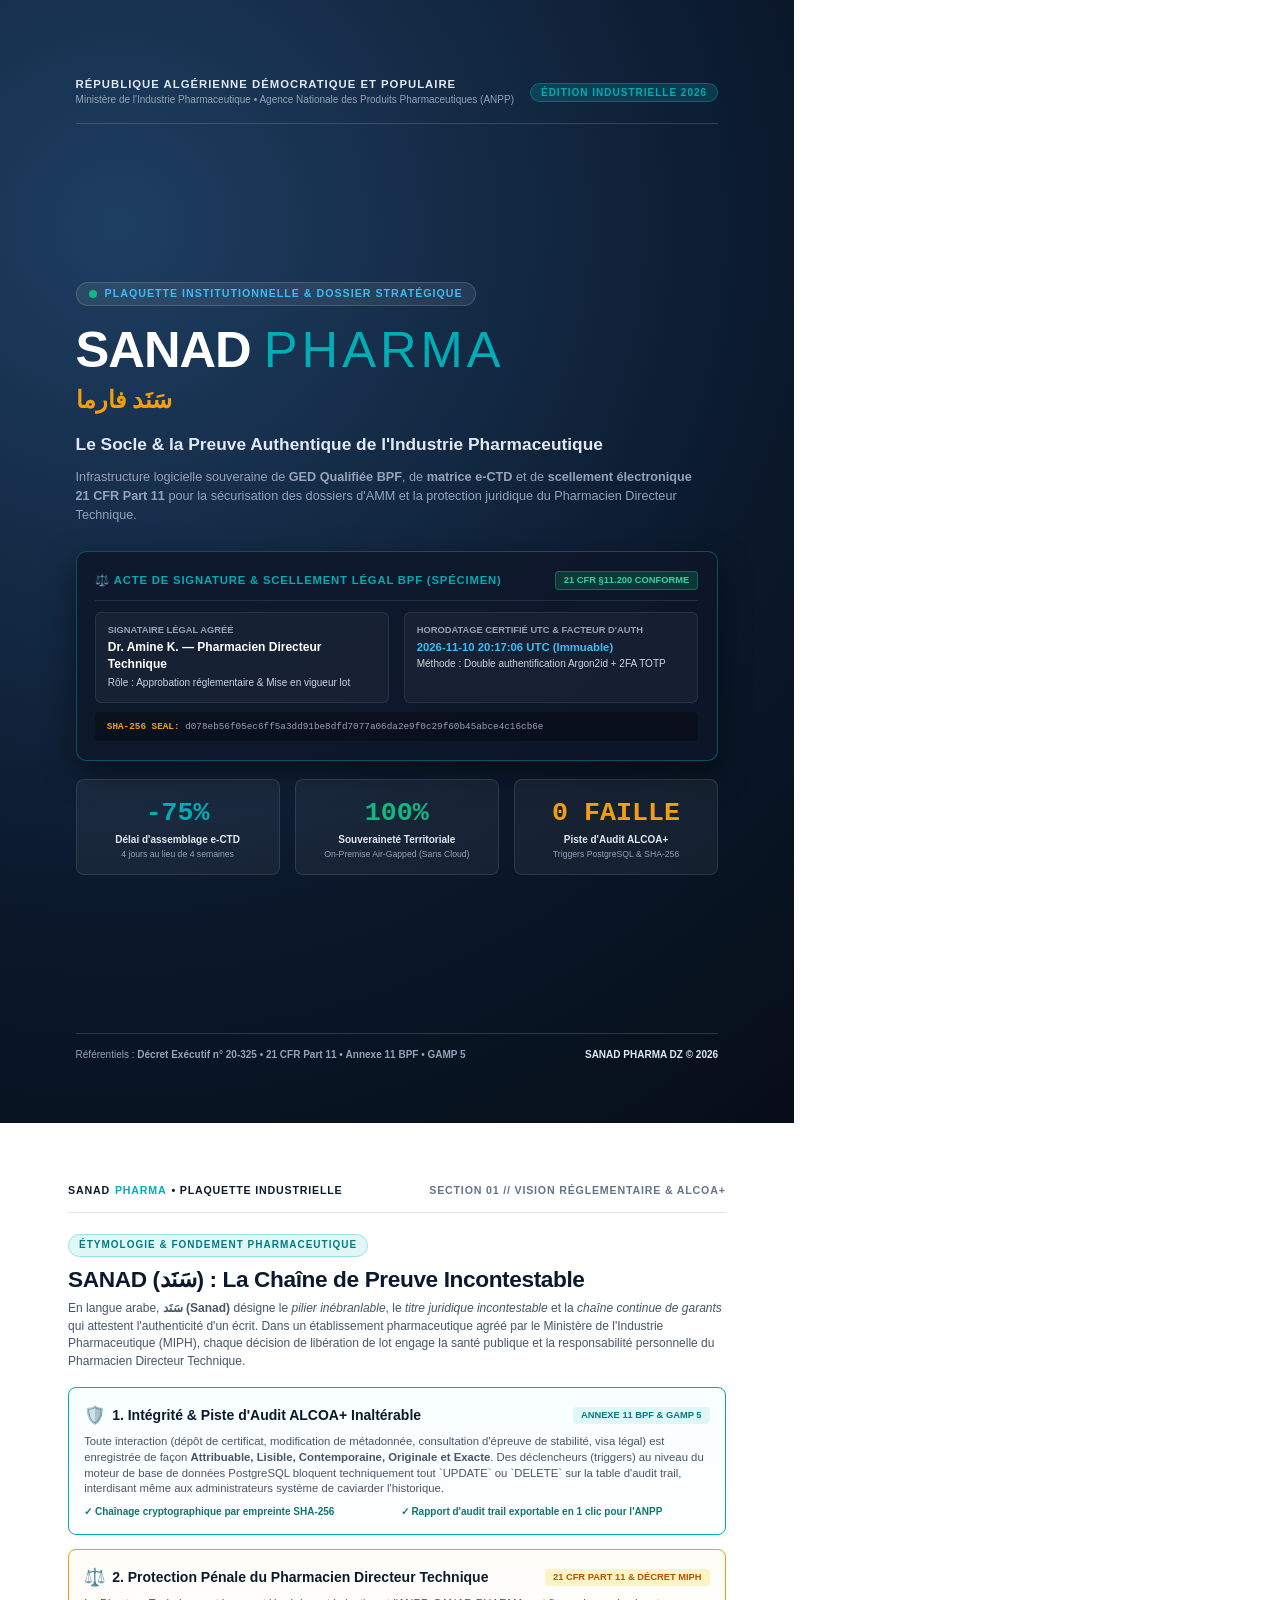
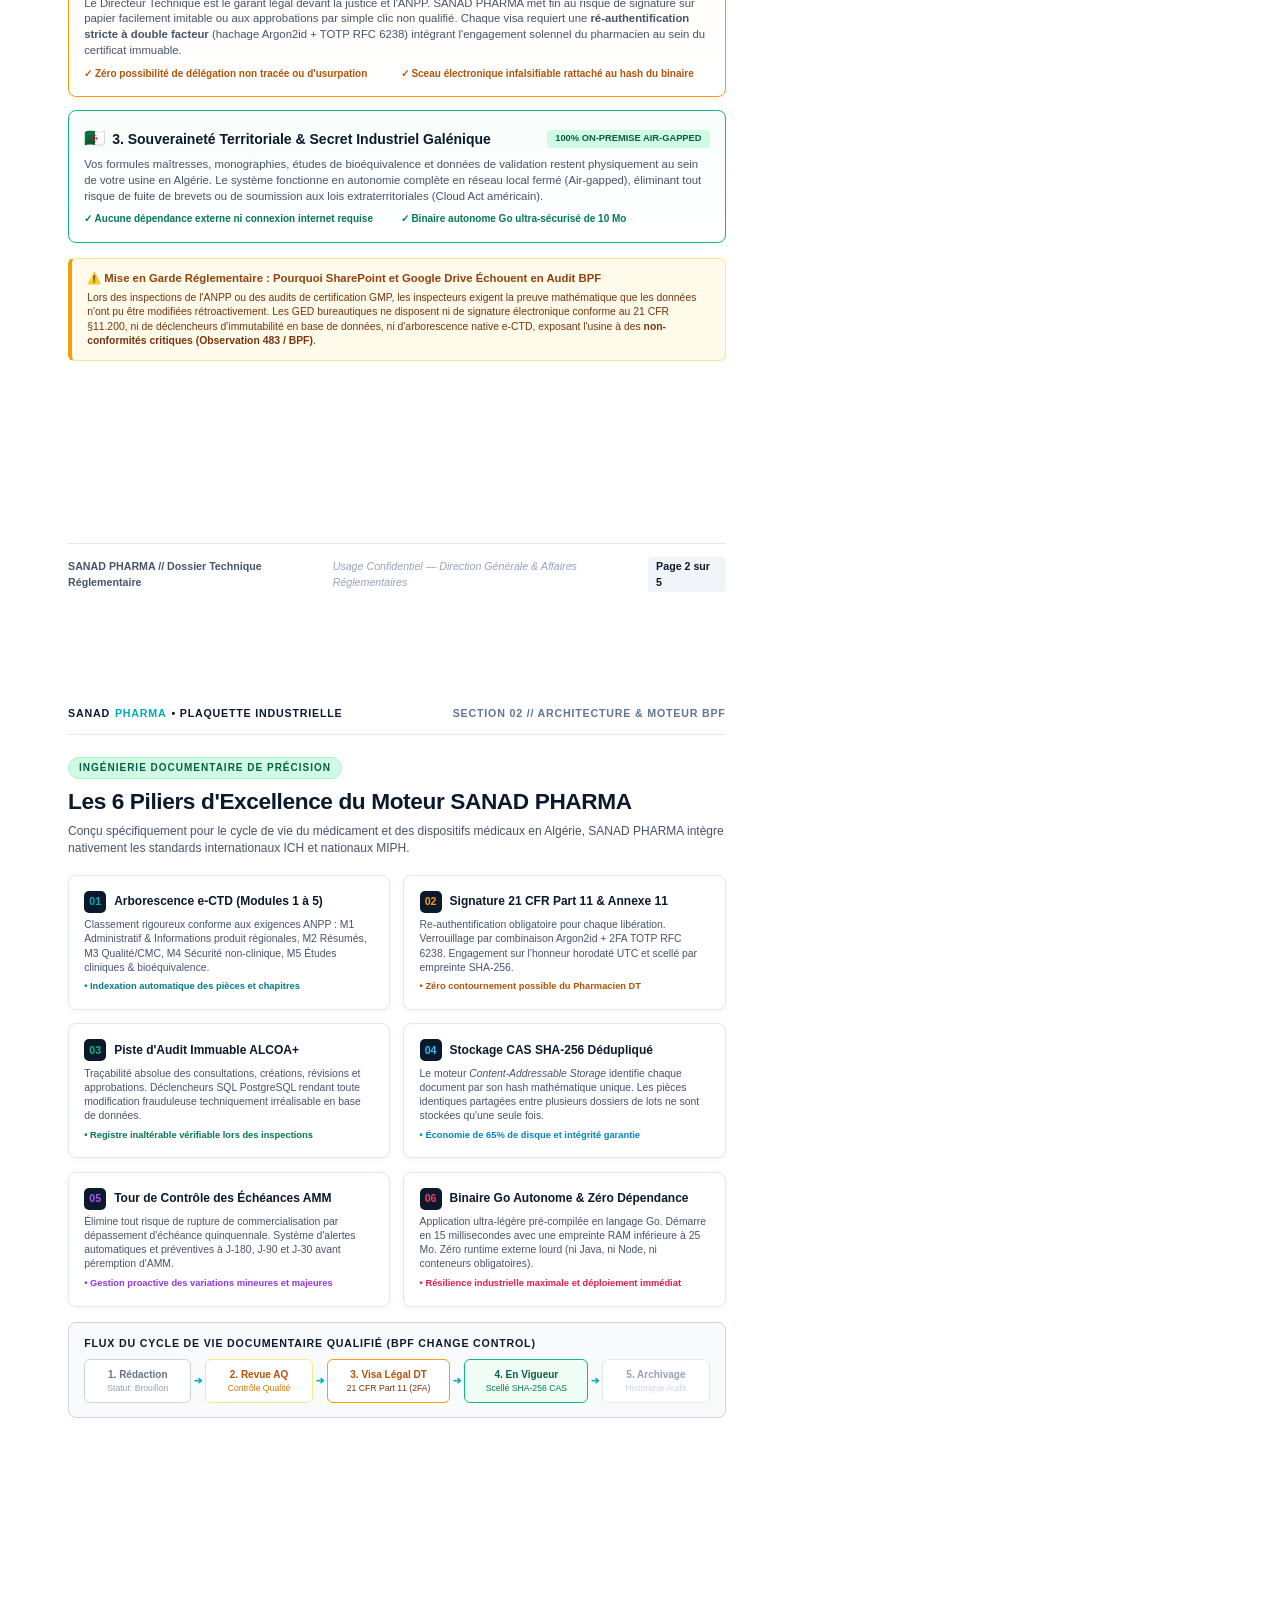
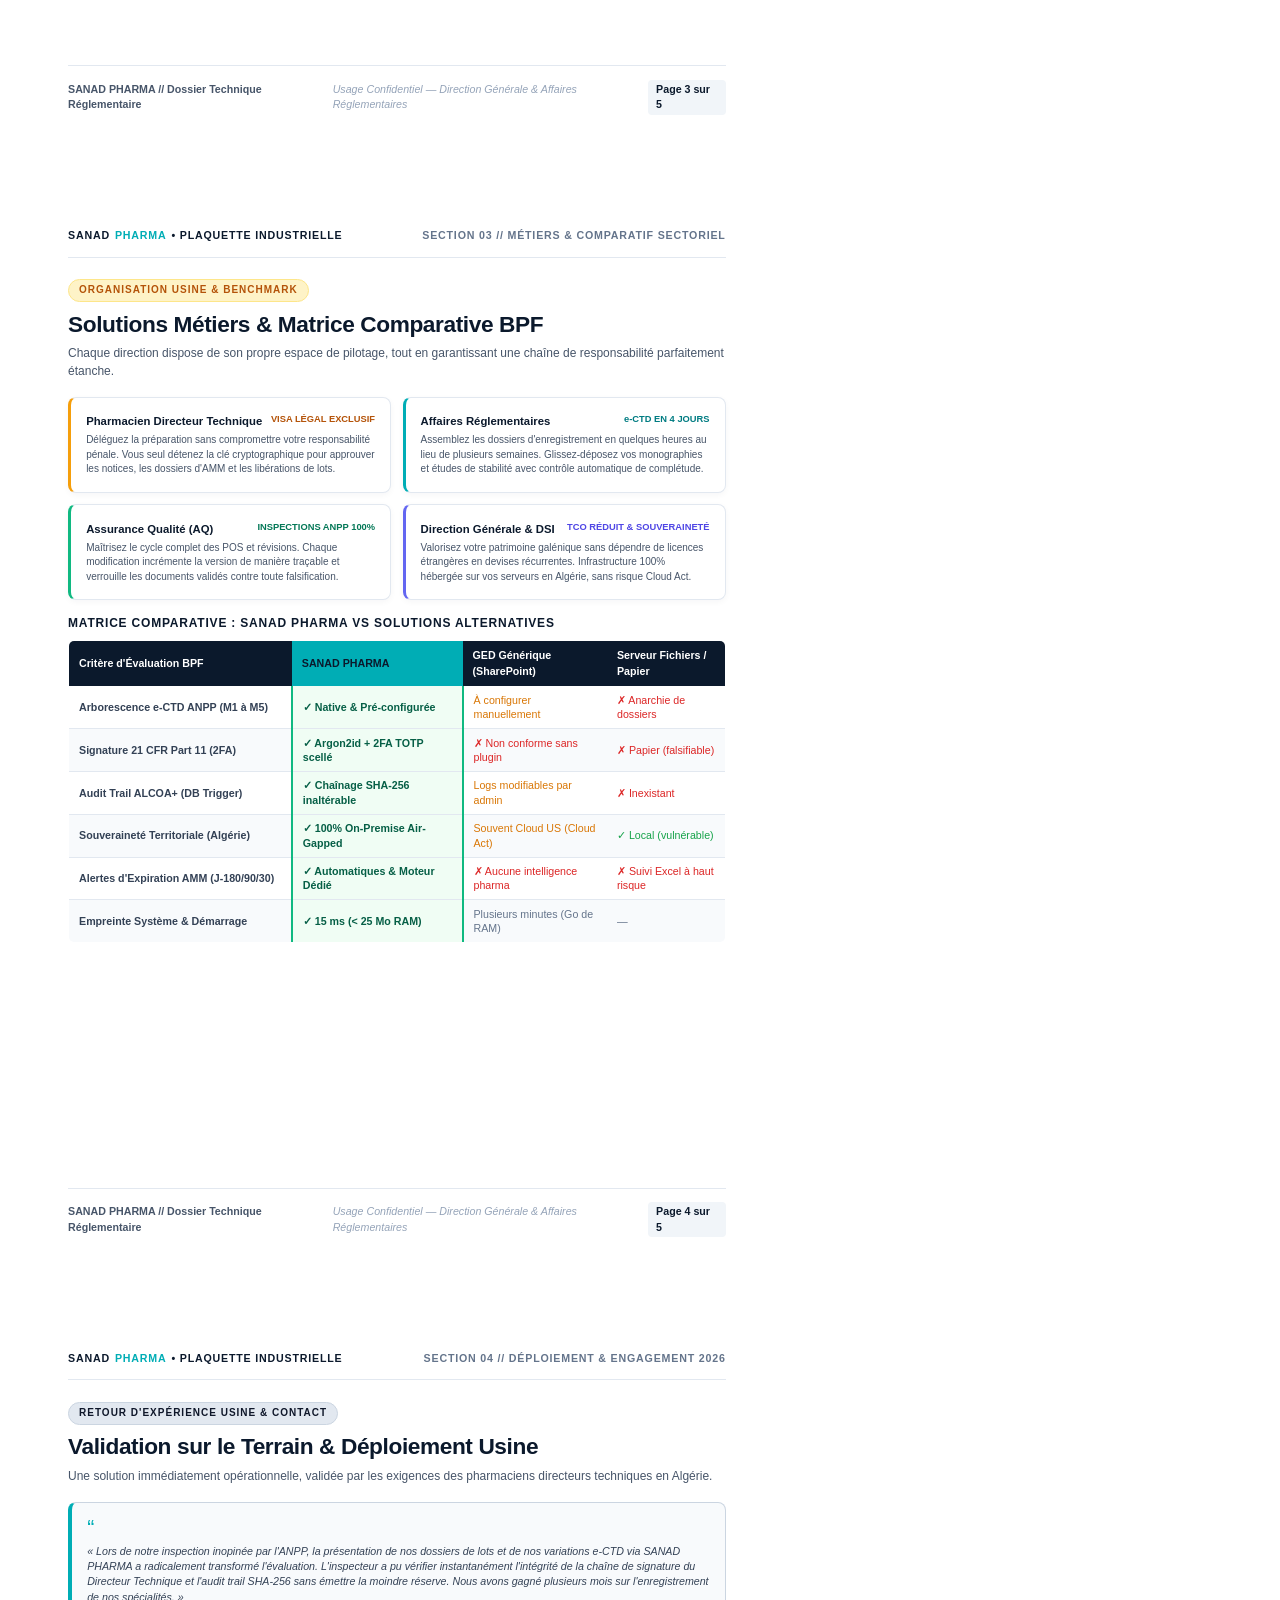
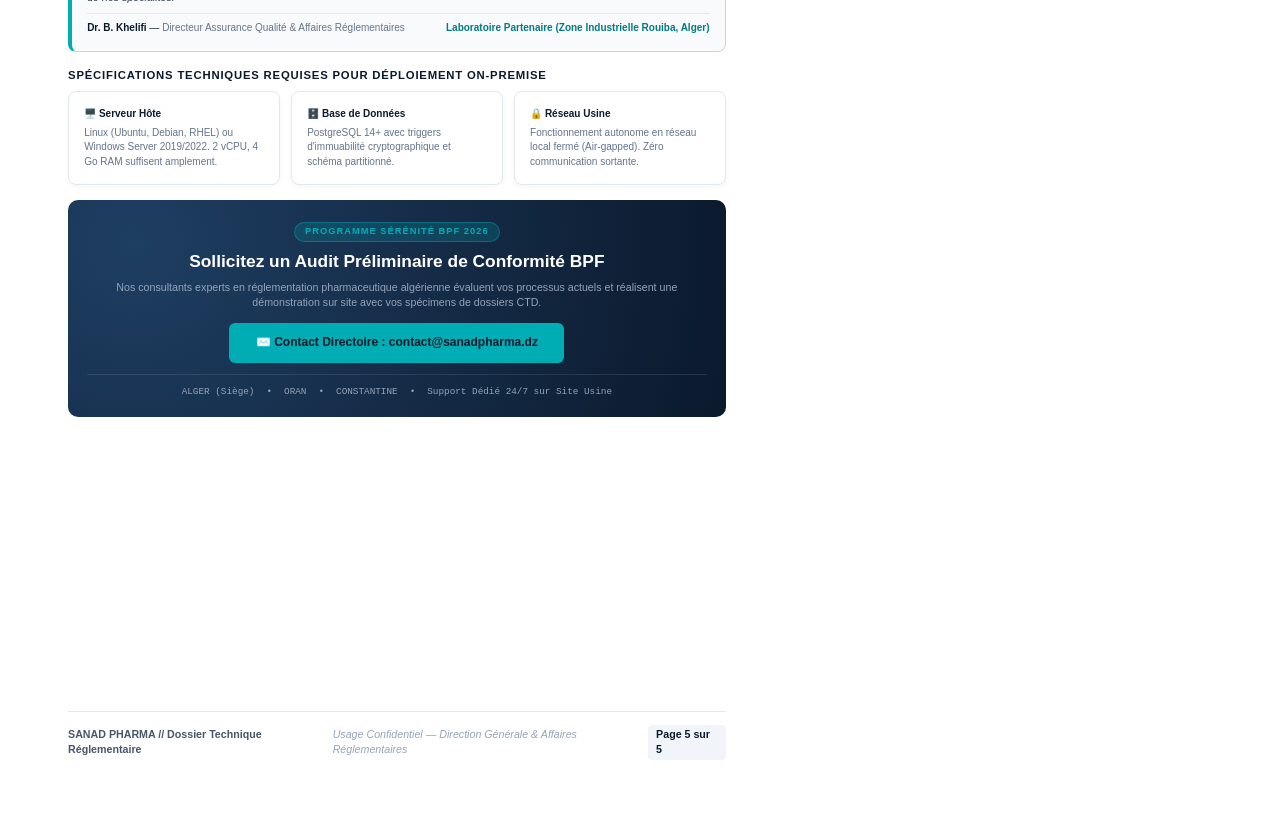
<file: brochure_print.html>
<!DOCTYPE html>
<html lang="fr">
<head>
  <meta charset="UTF-8">
  <meta name="viewport" content="width=device-width, initial-scale=1.0">
  <title>SANAD PHARMA — Plaquette Institutionnelle & Commerciale 2026</title>
  <meta name="description" content="Plaquette institutionnelle SANAD PHARMA : plateforme d'homologation pharmaceutique ANPP, eCTD et GED BPF pour l'industrie pharmaceutique en Algérie.">
  <link rel="canonical" href="https://homolog.dz/brochure_print.html">
  <link rel="alternate" hreflang="fr" href="https://homolog.dz/brochure_print.html">
  <link rel="alternate" hreflang="ar" href="https://homolog.dz/ar/brochure_print.html">
  <link rel="alternate" hreflang="x-default" href="https://homolog.dz/brochure_print.html">
  <link rel="icon" href="/favicon.ico" type="image/x-icon">
  <meta property="og:title" content="SANAD PHARMA — Plaquette Institutionnelle & Commerciale 2026">
  <meta property="og:description" content="Plateforme d'homologation pharmaceutique ANPP, eCTD et GED BPF pour l'industrie pharmaceutique en Algérie.">
  <meta property="og:type" content="website">
  <meta property="og:url" content="https://homolog.dz/brochure_print.html">
  <meta property="og:image" content="https://homolog.dz/img/og-preview.jpg">
  <meta property="og:locale" content="fr_FR">
  <meta name="twitter:card" content="summary_large_image">
  <meta name="twitter:title" content="SANAD PHARMA — Plaquette Institutionnelle & Commerciale 2026">
  <meta name="twitter:description" content="Plateforme d'homologation pharmaceutique ANPP, eCTD et GED BPF pour l'industrie pharmaceutique en Algérie.">
  <meta name="twitter:image" content="https://homolog.dz/img/og-preview.jpg">
  <script type="application/ld+json">
  {
    "@context": "https://schema.org",
    "@type": "WebPage",
    "name": "SANAD PHARMA — Plaquette Institutionnelle",
    "description": "Plateforme d'homologation pharmaceutique ANPP, eCTD et GED BPF en Algérie"
  }
  </script>
  <style>
    @page {
      size: A4 portrait;
      margin: 0;
    }

    * {
      box-sizing: border-box;
      margin: 0;
      padding: 0;
      -webkit-print-color-adjust: exact !important;
      print-color-adjust: exact !important;
    }

    body {
      font-family: 'Segoe UI', -apple-system, BlinkMacSystemFont, Roboto, Helvetica, Arial, sans-serif;
      background-color: #ffffff;
      color: #1e293b;
      line-height: 1.45;
      font-size: 11pt;
    }

    .page {
      width: 210mm;
      height: 297mm;
      max-height: 297mm;
      min-height: 297mm;
      position: relative;
      overflow: hidden;
      page-break-after: always;
      page-break-inside: avoid;
      background: #ffffff;
      display: flex;
      flex-direction: column;
      padding: 16mm 18mm 14mm 18mm;
    }

    /* COUVERTURE SPÉCIALE (PAGE 1) */
    .page-cover {
      background: radial-gradient(circle at 15% 20%, #1e3e62 0%, #0b192c 60%, #060e18 100%);
      color: #ffffff;
      padding: 20mm 20mm 16mm 20mm;
      justify-content: space-between;
    }

    /* EN-TÊTE DE PAGE RÉGULIÈRE (PAGES 2 À 5) */
    .page-header {
      display: flex;
      justify-content: space-between;
      align-items: center;
      padding-bottom: 3.5mm;
      border-bottom: 1.5px solid #e2e8f0;
      margin-bottom: 5.5mm;
      font-size: 8pt;
      text-transform: uppercase;
      letter-spacing: 0.8px;
      color: #64748b;
      font-weight: 600;
    }

    .page-header .brand {
      color: #0b192c;
      font-weight: 800;
      display: flex;
      align-items: center;
      gap: 5px;
    }

    .page-header .brand span {
      color: #00adb5;
    }

    /* PIED DE PAGE RÉGULIER (PAGES 2 À 5) */
    .page-footer {
      margin-top: auto;
      padding-top: 3.5mm;
      border-top: 1px solid #e2e8f0;
      display: flex;
      justify-content: space-between;
      align-items: center;
      font-size: 8pt;
      color: #94a3b8;
    }

    .page-footer .left {
      font-weight: 600;
      color: #475569;
    }

    .page-footer .center {
      font-style: italic;
    }

    .page-footer .page-number {
      font-weight: 700;
      color: #0b192c;
      background: #f1f5f9;
      padding: 2px 8px;
      border-radius: 4px;
    }

    /* COMPOSANTS STYLISÉS */
    .section-badge {
      display: inline-block;
      font-size: 7.5pt;
      font-weight: 800;
      text-transform: uppercase;
      letter-spacing: 1px;
      padding: 3px 10px;
      border-radius: 20px;
      margin-bottom: 2mm;
    }

    .badge-cyan {
      background: #e0f7f8;
      color: #007c82;
      border: 1px solid #99e2e5;
    }

    .badge-amber {
      background: #fef3c7;
      color: #b45309;
      border: 1px solid #fde68a;
    }

    .badge-emerald {
      background: #d1fae5;
      color: #065f46;
      border: 1px solid #a7f3d0;
    }

    .badge-navy {
      background: #e2e8f0;
      color: #0f172a;
      border: 1px solid #cbd5e1;
    }

    .section-title {
      font-size: 17pt;
      font-weight: 800;
      color: #0b192c;
      letter-spacing: -0.4px;
      line-height: 1.25;
      margin-bottom: 2mm;
    }

    .section-intro {
      font-size: 9pt;
      color: #475569;
      line-height: 1.45;
      margin-bottom: 4.5mm;
    }

    /* CARTES ET BLOCS */
    .card {
      background: #ffffff;
      border: 1px solid #e2e8f0;
      border-radius: 8px;
      padding: 4mm;
      box-shadow: 0 2px 6px rgba(11, 25, 44, 0.04);
    }

    .card-highlight {
      border: 1.5px solid #00adb5;
      background: linear-gradient(180deg, #f8feff 0%, #ffffff 100%);
    }

    .card-gold {
      border: 1.5px solid #f59e0b;
      background: linear-gradient(180deg, #fffdf8 0%, #ffffff 100%);
    }

    /* CODES ET HASHS */
    .mono {
      font-family: 'Consolas', 'Courier New', monospace;
      font-size: 8pt;
    }

    /* TABLEAU COMPARATIF */
    table.benchmark-table {
      width: 100%;
      border-collapse: collapse;
      font-size: 8pt;
      margin-top: 2mm;
      background: #ffffff;
      border-radius: 6px;
      overflow: hidden;
      border: 1px solid #cbd5e1;
    }

    table.benchmark-table th {
      background: #0b192c;
      color: #ffffff;
      padding: 7px 10px;
      text-align: left;
      font-weight: 700;
      font-size: 8pt;
    }

    table.benchmark-table th.highlight-col {
      background: #00adb5;
      color: #0b192c;
      font-weight: 800;
    }

    table.benchmark-table td {
      padding: 6.5px 10px;
      border-bottom: 1px solid #e2e8f0;
      color: #334155;
      line-height: 1.35;
    }

    table.benchmark-table tr:nth-child(even) td {
      background: #f8fafc;
    }

    table.benchmark-table td.highlight-col {
      background: #f0fdf4 !important;
      font-weight: 700;
      color: #065f46;
      border-left: 2px solid #10b981;
      border-right: 2px solid #10b981;
    }

    /* GRILLES */
    .grid-2 {
      display: grid;
      grid-template-columns: 1fr 1fr;
      gap: 3.5mm;
    }

    .grid-3 {
      display: grid;
      grid-template-columns: 1fr 1fr 1fr;
      gap: 3.5mm;
    }

    .grid-4 {
      display: grid;
      grid-template-columns: 1fr 1fr;
      gap: 3.5mm;
    }
  </style>
</head>
<body>

  <!-- ========================================== -->
  <!-- PAGE 1 : COUVERTURE DE PRESTIGE INDUSTRIEL -->
  <!-- ========================================== -->
  <div class="page page-cover">
    
    <!-- EN-TÊTE RÉPUBLIQUE & MINISTÈRE -->
    <div>
      <div style="display:flex; justify-content:space-between; align-items:center; border-bottom:1px solid rgba(255,255,255,0.15); padding-bottom:4mm;">
        <div>
          <div style="font-size:8.5pt; font-weight:800; letter-spacing:1px; color:#e2e8f0; text-transform:uppercase;">
            République Algérienne Démocratique et Populaire
          </div>
          <div style="font-size:7.5pt; color:#94a3b8; font-weight:500; margin-top:1px;">
            Ministère de l'Industrie Pharmaceutique • Agence Nationale des Produits Pharmaceutiques (ANPP)
          </div>
        </div>
        <div style="text-align:right;">
          <span style="background:rgba(0,173,181,0.2); color:#00adb5; border:1px solid rgba(0,173,181,0.4); padding:3px 10px; border-radius:20px; font-size:7.5pt; font-weight:800; text-transform:uppercase; letter-spacing:1px;">
            Édition Industrielle 2026
          </span>
        </div>
      </div>
    </div>

    <!-- CŒUR DE COUVERTURE : MARQUE & VISION -->
    <div style="margin-top:2mm; margin-bottom:2mm;">
      <div style="display:inline-flex; align-items:center; gap:8px; background:rgba(255,255,255,0.08); border:1px solid rgba(255,255,255,0.15); padding:3px 12px; border-radius:30px; font-size:8pt; color:#38bdf8; font-weight:700; text-transform:uppercase; letter-spacing:1px; margin-bottom:5mm;">
        <span style="display:inline-block; width:8px; height:8px; background:#10b981; border-radius:50%;"></span>
        Plaquette Institutionnelle & Dossier Stratégique
      </div>

      <div style="font-size:38pt; font-weight:900; line-height:1; letter-spacing:-1px; margin-bottom:2mm; color:#ffffff;">
        SANAD <span style="color:#00adb5; font-weight:300; letter-spacing:4px;">PHARMA</span>
      </div>
      <div style="font-size:18pt; color:#f59e0b; font-weight:700; margin-bottom:4mm; font-family:'Segoe UI', sans-serif;">
        سَنَد فارما
      </div>

      <div style="font-size:13pt; color:#e2e8f0; font-weight:600; line-height:1.35; max-width:170mm; margin-bottom:3mm;">
        Le Socle & la Preuve Authentique de l'Industrie Pharmaceutique
      </div>

      <div style="font-size:9.5pt; color:#94a3b8; line-height:1.5; max-width:165mm; margin-bottom:7mm;">
        Infrastructure logicielle souveraine de <strong>GED Qualifiée BPF</strong>, de <strong>matrice e-CTD</strong> et de <strong>scellement électronique 21 CFR Part 11</strong> pour la sécurisation des dossiers d'AMM et la protection juridique du Pharmacien Directeur Technique.
      </div>

      <!-- CARTE CENTRALE DU SCEAU CRYPTOGRAPHIQUE DIRECTEUR TECHNIQUE -->
      <div style="background:rgba(15,23,42,0.85); border:1px solid rgba(0,173,181,0.4); border-radius:10px; padding:5mm; box-shadow:0 12px 30px rgba(0,0,0,0.5);">
        <div style="display:flex; justify-content:space-between; align-items:center; border-bottom:1px solid rgba(255,255,255,0.1); padding-bottom:2.5mm; margin-bottom:3mm;">
          <div style="font-size:8.5pt; font-weight:800; color:#00adb5; text-transform:uppercase; letter-spacing:0.8px;">
            ⚖️ Acte de Signature & Scellement Légal BPF (Spécimen)
          </div>
          <span style="background:rgba(16,185,129,0.2); color:#34d399; border:1px solid rgba(16,185,129,0.4); font-size:7pt; font-weight:800; padding:2px 8px; border-radius:4px;">
            21 CFR §11.200 CONFORME
          </span>
        </div>

        <div style="display:grid; grid-template-columns:1fr 1fr; gap:4mm; font-size:8pt;">
          <div style="background:rgba(255,255,255,0.04); padding:3mm; border-radius:6px; border:1px solid rgba(255,255,255,0.08);">
            <div style="color:#94a3b8; font-size:7pt; text-transform:uppercase; font-weight:700;">Signataire Légal Agréé</div>
            <div style="color:#ffffff; font-weight:700; font-size:9pt; margin-top:1px;">Dr. Amine K. — Pharmacien Directeur Technique</div>
            <div style="color:#cbd5e1; font-size:7.5pt; margin-top:2px;">Rôle : Approbation réglementaire & Mise en vigueur lot</div>
          </div>
          <div style="background:rgba(255,255,255,0.04); padding:3mm; border-radius:6px; border:1px solid rgba(255,255,255,0.08);">
            <div style="color:#94a3b8; font-size:7pt; text-transform:uppercase; font-weight:700;">Horodatage Certifié UTC & Facteur d'Auth</div>
            <div style="color:#38bdf8; font-weight:700; font-size:8.5pt; margin-top:1px;">2026-11-10 20:17:06 UTC (Immuable)</div>
            <div style="color:#cbd5e1; font-size:7.5pt; margin-top:2px;">Méthode : Double authentification Argon2id + 2FA TOTP</div>
          </div>
        </div>

        <div style="margin-top:2.5mm; background:rgba(0,0,0,0.3); padding:2mm 3mm; border-radius:4px; font-size:7pt; font-family:'Consolas', monospace; color:#94a3b8; word-break:break-all;">
          <span style="color:#f59e0b; font-weight:bold;">SHA-256 SEAL:</span> d078eb56f05ec6ff5a3dd91be8dfd7077a06da2e9f0c29f60b45abce4c16cb6e
        </div>
      </div>

      <!-- 3 CHIFFRES CLÉS MAJEURS -->
      <div style="display:grid; grid-template-columns:1fr 1fr 1fr; gap:4mm; margin-top:5mm;">
        <div style="background:rgba(255,255,255,0.05); border:1px solid rgba(255,255,255,0.1); border-radius:8px; padding:3.5mm; text-align:center;">
          <div style="font-size:20pt; font-weight:900; color:#00adb5; font-family:'Consolas', monospace;">-75%</div>
          <div style="font-size:7.5pt; color:#e2e8f0; font-weight:600; margin-top:1px;">Délai d'assemblage e-CTD</div>
          <div style="font-size:6.5pt; color:#94a3b8;">4 jours au lieu de 4 semaines</div>
        </div>
        <div style="background:rgba(255,255,255,0.05); border:1px solid rgba(255,255,255,0.1); border-radius:8px; padding:3.5mm; text-align:center;">
          <div style="font-size:20pt; font-weight:900; color:#10b981; font-family:'Consolas', monospace;">100%</div>
          <div style="font-size:7.5pt; color:#e2e8f0; font-weight:600; margin-top:1px;">Souveraineté Territoriale</div>
          <div style="font-size:6.5pt; color:#94a3b8;">On-Premise Air-Gapped (Sans Cloud)</div>
        </div>
        <div style="background:rgba(255,255,255,0.05); border:1px solid rgba(255,255,255,0.1); border-radius:8px; padding:3.5mm; text-align:center;">
          <div style="font-size:20pt; font-weight:900; color:#f59e0b; font-family:'Consolas', monospace;">0 FAILLE</div>
          <div style="font-size:7.5pt; color:#e2e8f0; font-weight:600; margin-top:1px;">Piste d'Audit ALCOA+</div>
          <div style="font-size:6.5pt; color:#94a3b8;">Triggers PostgreSQL & SHA-256</div>
        </div>
      </div>
    </div>

    <!-- PIED DE COUVERTURE : RÉFÉRENTIELS LÉGAUX -->
    <div style="border-top:1px solid rgba(255,255,255,0.15); padding-top:3.5mm; display:flex; justify-content:space-between; align-items:center; font-size:7.5pt; color:#94a3b8;">
      <div>
        Référentiels : <strong>Décret Exécutif n° 20-325</strong> • <strong>21 CFR Part 11</strong> • <strong>Annexe 11 BPF</strong> • <strong>GAMP 5</strong>
      </div>
      <div style="color:#e2e8f0; font-weight:700;">
        SANAD PHARMA DZ © 2026
      </div>
    </div>

  </div>


  <!-- ======================================================= -->
  <!-- PAGE 2 : FONDEMENT RÉGLEMENTAIRE & GARANTIES MAÎTRESSES -->
  <!-- ======================================================= -->
  <div class="page">
    
    <div class="page-header">
      <div class="brand">SANAD <span>PHARMA</span> • Plaquette Industrielle</div>
      <div>Section 01 // Vision Réglementaire & ALCOA+</div>
    </div>

    <div>
      <span class="section-badge badge-cyan">Étymologie & Fondement Pharmaceutique</span>
      <h1 class="section-title">SANAD (سَنَد) : La Chaîne de Preuve Incontestable</h1>
      <p class="section-intro">
        En langue arabe, <strong>سَنَد (Sanad)</strong> désigne le <em>pilier inébranlable</em>, le <em>titre juridique incontestable</em> et la <em>chaîne continue de garants</em> qui attestent l'authenticité d'un écrit. Dans un établissement pharmaceutique agréé par le Ministère de l'Industrie Pharmaceutique (MIPH), chaque décision de libération de lot engage la santé publique et la responsabilité personnelle du Pharmacien Directeur Technique.
      </p>
    </div>

    <!-- LES 3 PILIERS MAÎTRES DE SANAD PHARMA -->
    <div style="display:flex; flex-direction:column; gap:3.5mm; margin-bottom:4mm;">
      
      <!-- PILIER 1 -->
      <div class="card card-highlight">
        <div style="display:flex; justify-content:space-between; align-items:center; margin-bottom:1.5mm;">
          <div style="font-size:10.5pt; font-weight:800; color:#0b192c; display:flex; align-items:center; gap:6px;">
            <span style="font-size:13pt;">🛡️</span> 1. Intégrité & Piste d'Audit ALCOA+ Inaltérable
          </div>
          <span style="font-size:7pt; font-weight:800; background:#e0f7f8; color:#007c82; padding:2px 8px; border-radius:4px; text-transform:uppercase;">
            Annexe 11 BPF & GAMP 5
          </span>
        </div>
        <p style="font-size:8.5pt; color:#475569; line-height:1.4; margin-bottom:2mm;">
          Toute interaction (dépôt de certificat, modification de métadonnée, consultation d'épreuve de stabilité, visa légal) est enregistrée de façon <strong>Attribuable, Lisible, Contemporaine, Originale et Exacte</strong>. Des déclencheurs (triggers) au niveau du moteur de base de données PostgreSQL bloquent techniquement tout `UPDATE` ou `DELETE` sur la table d'audit trail, interdisant même aux administrateurs système de caviarder l'historique.
        </p>
        <div style="display:grid; grid-template-columns:1fr 1fr; gap:2mm; font-size:7.5pt; font-weight:600; color:#0f766e;">
          <div>✓ Chaînage cryptographique par empreinte SHA-256</div>
          <div>✓ Rapport d'audit trail exportable en 1 clic pour l'ANPP</div>
        </div>
      </div>

      <!-- PILIER 2 -->
      <div class="card card-gold">
        <div style="display:flex; justify-content:space-between; align-items:center; margin-bottom:1.5mm;">
          <div style="font-size:10.5pt; font-weight:800; color:#0b192c; display:flex; align-items:center; gap:6px;">
            <span style="font-size:13pt;">⚖️</span> 2. Protection Pénale du Pharmacien Directeur Technique
          </div>
          <span style="font-size:7pt; font-weight:800; background:#fef3c7; color:#b45309; padding:2px 8px; border-radius:4px; text-transform:uppercase;">
            21 CFR Part 11 & Décret MIPH
          </span>
        </div>
        <p style="font-size:8.5pt; color:#475569; line-height:1.4; margin-bottom:2mm;">
          Le Directeur Technique est le garant légal devant la justice et l'ANPP. SANAD PHARMA met fin au risque de signature sur papier facilement imitable ou aux approbations par simple clic non qualifié. Chaque visa requiert une <strong>ré-authentification stricte à double facteur</strong> (hachage Argon2id + TOTP RFC 6238) intégrant l'engagement solennel du pharmacien au sein du certificat immuable.
        </p>
        <div style="display:grid; grid-template-columns:1fr 1fr; gap:2mm; font-size:7.5pt; font-weight:600; color:#b45309;">
          <div>✓ Zéro possibilité de délégation non tracée ou d'usurpation</div>
          <div>✓ Sceau électronique infalsifiable rattaché au hash du binaire</div>
        </div>
      </div>

      <!-- PILIER 3 -->
      <div class="card" style="border:1.5px solid #10b981; background:linear-gradient(180deg, #f7fdfa 0%, #ffffff 100%);">
        <div style="display:flex; justify-content:space-between; align-items:center; margin-bottom:1.5mm;">
          <div style="font-size:10.5pt; font-weight:800; color:#0b192c; display:flex; align-items:center; gap:6px;">
            <span style="font-size:13pt;">🇩🇿</span> 3. Souveraineté Territoriale & Secret Industriel Galénique
          </div>
          <span style="font-size:7pt; font-weight:800; background:#d1fae5; color:#065f46; padding:2px 8px; border-radius:4px; text-transform:uppercase;">
            100% On-Premise Air-Gapped
          </span>
        </div>
        <p style="font-size:8.5pt; color:#475569; line-height:1.4; margin-bottom:2mm;">
          Vos formules maîtresses, monographies, études de bioéquivalence et données de validation restent physiquement au sein de votre usine en Algérie. Le système fonctionne en autonomie complète en réseau local fermé (Air-gapped), éliminant tout risque de fuite de brevets ou de soumission aux lois extraterritoriales (Cloud Act américain).
        </p>
        <div style="display:grid; grid-template-columns:1fr 1fr; gap:2mm; font-size:7.5pt; font-weight:600; color:#047857;">
          <div>✓ Aucune dépendance externe ni connexion internet requise</div>
          <div>✓ Binaire autonome Go ultra-sécurisé de 10 Mo</div>
        </div>
      </div>

    </div>

    <!-- ENCADRÉ D'ALERTE : LE RISQUE DES GED GÉNÉRALISTES -->
    <div style="background:#fffbeb; border:1px solid #fde68a; border-left:4px solid #f59e0b; border-radius:6px; padding:3mm 4mm;">
      <div style="font-size:8.5pt; font-weight:800; color:#92400e; margin-bottom:1mm; display:flex; align-items:center; gap:5px;">
        ⚠️ Mise en Garde Réglementaire : Pourquoi SharePoint et Google Drive Échouent en Audit BPF
      </div>
      <div style="font-size:7.8pt; color:#78350f; line-height:1.4;">
        Lors des inspections de l'ANPP ou des audits de certification GMP, les inspecteurs exigent la preuve mathématique que les données n'ont pu être modifiées rétroactivement. Les GED bureautiques ne disposent ni de signature électronique conforme au 21 CFR §11.200, ni de déclencheurs d'immutabilité en base de données, ni d'arborescence native e-CTD, exposant l'usine à des <strong>non-conformités critiques (Observation 483 / BPF)</strong>.
      </div>
    </div>

    <div class="page-footer">
      <div class="left">SANAD PHARMA // Dossier Technique Réglementaire</div>
      <div class="center">Usage Confidentiel — Direction Générale & Affaires Réglementaires</div>
      <div class="page-number">Page 2 sur 5</div>
    </div>

  </div>


  <!-- ======================================================== -->
  <!-- PAGE 3 : ARCHITECTURE & 6 PILIERS D'INGÉNIERIE QUALIFIÉE -->
  <!-- ======================================================== -->
  <div class="page">
    
    <div class="page-header">
      <div class="brand">SANAD <span>PHARMA</span> • Plaquette Industrielle</div>
      <div>Section 02 // Architecture & Moteur BPF</div>
    </div>

    <div>
      <span class="section-badge badge-emerald">Ingénierie Documentaire de Précision</span>
      <h2 class="section-title">Les 6 Piliers d'Excellence du Moteur SANAD PHARMA</h2>
      <p class="section-intro">
        Conçu spécifiquement pour le cycle de vie du médicament et des dispositifs médicaux en Algérie, SANAD PHARMA intègre nativement les standards internationaux ICH et nationaux MIPH.
      </p>
    </div>

    <!-- GRILLE 2x3 DES 6 PILIERS -->
    <div style="display:grid; grid-template-columns:1fr 1fr; gap:3.5mm; margin-bottom:4mm;">
      
      <!-- PILIER 1 -->
      <div class="card">
        <div style="display:flex; align-items:center; gap:8px; margin-bottom:1.5mm;">
          <div style="background:#0b192c; color:#00adb5; font-size:8pt; font-weight:900; width:22px; height:22px; border-radius:5px; display:flex; align-items:center; justify-content:center;">01</div>
          <div style="font-size:9pt; font-weight:800; color:#0b192c;">Arborescence e-CTD (Modules 1 à 5)</div>
        </div>
        <p style="font-size:7.8pt; color:#475569; line-height:1.35; margin-bottom:1.5mm;">
          Classement rigoureux conforme aux exigences ANPP : M1 Administratif & Informations produit régionales, M2 Résumés, M3 Qualité/CMC, M4 Sécurité non-clinique, M5 Études cliniques & bioéquivalence.
        </p>
        <div style="font-size:7pt; color:#007c82; font-weight:700;">• Indexation automatique des pièces et chapitres</div>
      </div>

      <!-- PILIER 2 -->
      <div class="card">
        <div style="display:flex; align-items:center; gap:8px; margin-bottom:1.5mm;">
          <div style="background:#0b192c; color:#f59e0b; font-size:8pt; font-weight:900; width:22px; height:22px; border-radius:5px; display:flex; align-items:center; justify-content:center;">02</div>
          <div style="font-size:9pt; font-weight:800; color:#0b192c;">Signature 21 CFR Part 11 & Annexe 11</div>
        </div>
        <p style="font-size:7.8pt; color:#475569; line-height:1.35; margin-bottom:1.5mm;">
          Re-authentification obligatoire pour chaque libération. Verrouillage par combinaison Argon2id + 2FA TOTP RFC 6238. Engagement sur l'honneur horodaté UTC et scellé par empreinte SHA-256.
        </p>
        <div style="font-size:7pt; color:#b45309; font-weight:700;">• Zéro contournement possible du Pharmacien DT</div>
      </div>

      <!-- PILIER 3 -->
      <div class="card">
        <div style="display:flex; align-items:center; gap:8px; margin-bottom:1.5mm;">
          <div style="background:#0b192c; color:#10b981; font-size:8pt; font-weight:900; width:22px; height:22px; border-radius:5px; display:flex; align-items:center; justify-content:center;">03</div>
          <div style="font-size:9pt; font-weight:800; color:#0b192c;">Piste d'Audit Immuable ALCOA+</div>
        </div>
        <p style="font-size:7.8pt; color:#475569; line-height:1.35; margin-bottom:1.5mm;">
          Traçabilité absolue des consultations, créations, révisions et approbations. Déclencheurs SQL PostgreSQL rendant toute modification frauduleuse techniquement irréalisable en base de données.
        </p>
        <div style="font-size:7pt; color:#047857; font-weight:700;">• Registre inaltérable vérifiable lors des inspections</div>
      </div>

      <!-- PILIER 4 -->
      <div class="card">
        <div style="display:flex; align-items:center; gap:8px; margin-bottom:1.5mm;">
          <div style="background:#0b192c; color:#38bdf8; font-size:8pt; font-weight:900; width:22px; height:22px; border-radius:5px; display:flex; align-items:center; justify-content:center;">04</div>
          <div style="font-size:9pt; font-weight:800; color:#0b192c;">Stockage CAS SHA-256 Dédupliqué</div>
        </div>
        <p style="font-size:7.8pt; color:#475569; line-height:1.35; margin-bottom:1.5mm;">
          Le moteur <em>Content-Addressable Storage</em> identifie chaque document par son hash mathématique unique. Les pièces identiques partagées entre plusieurs dossiers de lots ne sont stockées qu'une seule fois.
        </p>
        <div style="font-size:7pt; color:#0284c7; font-weight:700;">• Économie de 65% de disque et intégrité garantie</div>
      </div>

      <!-- PILIER 5 -->
      <div class="card">
        <div style="display:flex; align-items:center; gap:8px; margin-bottom:1.5mm;">
          <div style="background:#0b192c; color:#a855f7; font-size:8pt; font-weight:900; width:22px; height:22px; border-radius:5px; display:flex; align-items:center; justify-content:center;">05</div>
          <div style="font-size:9pt; font-weight:800; color:#0b192c;">Tour de Contrôle des Échéances AMM</div>
        </div>
        <p style="font-size:7.8pt; color:#475569; line-height:1.35; margin-bottom:1.5mm;">
          Élimine tout risque de rupture de commercialisation par dépassement d'échéance quinquennale. Système d'alertes automatiques et préventives à J-180, J-90 et J-30 avant péremption d'AMM.
        </p>
        <div style="font-size:7pt; color:#9333ea; font-weight:700;">• Gestion proactive des variations mineures et majeures</div>
      </div>

      <!-- PILIER 6 -->
      <div class="card">
        <div style="display:flex; align-items:center; gap:8px; margin-bottom:1.5mm;">
          <div style="background:#0b192c; color:#f43f5e; font-size:8pt; font-weight:900; width:22px; height:22px; border-radius:5px; display:flex; align-items:center; justify-content:center;">06</div>
          <div style="font-size:9pt; font-weight:800; color:#0b192c;">Binaire Go Autonome & Zéro Dépendance</div>
        </div>
        <p style="font-size:7.8pt; color:#475569; line-height:1.35; margin-bottom:1.5mm;">
          Application ultra-légère pré-compilée en langage Go. Démarre en 15 millisecondes avec une empreinte RAM inférieure à 25 Mo. Zéro runtime externe lourd (ni Java, ni Node, ni conteneurs obligatoires).
        </p>
        <div style="font-size:7pt; color:#e11d48; font-weight:700;">• Résilience industrielle maximale et déploiement immédiat</div>
      </div>

    </div>

    <!-- SCHÉMA DU WORKFLOW DE VALIDATION PHARMACEUTIQUE -->
    <div style="background:#f8fafc; border:1px solid #cbd5e1; border-radius:8px; padding:3.5mm 4mm;">
      <div style="font-size:8pt; font-weight:800; color:#0b192c; text-transform:uppercase; letter-spacing:0.8px; margin-bottom:2mm;">
        Flux du Cycle de Vie Documentaire Qualifié (BPF Change Control)
      </div>
      <div style="display:flex; align-items:center; justify-content:space-between; font-size:7.5pt; text-align:center;">
        <div style="background:#ffffff; border:1px solid #cbd5e1; border-radius:6px; padding:2mm 3mm; flex:1;">
          <div style="font-weight:700; color:#64748b;">1. Rédaction</div>
          <div style="font-size:6.5pt; color:#94a3b8;">Statut: Brouillon</div>
        </div>
        <div style="color:#00adb5; font-weight:bold; padding:0 3px;">➔</div>
        <div style="background:#ffffff; border:1px solid #fde68a; border-radius:6px; padding:2mm 3mm; flex:1;">
          <div style="font-weight:700; color:#b45309;">2. Revue AQ</div>
          <div style="font-size:6.5pt; color:#d97706;">Contrôle Qualité</div>
        </div>
        <div style="color:#00adb5; font-weight:bold; padding:0 3px;">➔</div>
        <div style="background:#ffffff; border:1.5px solid #f59e0b; border-radius:6px; padding:2mm 3mm; flex:1.2;">
          <div style="font-weight:800; color:#b45309;">3. Visa Légal DT</div>
          <div style="font-size:6.5pt; color:#78350f;">21 CFR Part 11 (2FA)</div>
        </div>
        <div style="color:#00adb5; font-weight:bold; padding:0 3px;">➔</div>
        <div style="background:#f0fdf4; border:1.5px solid #10b981; border-radius:6px; padding:2mm 3mm; flex:1.2;">
          <div style="font-weight:800; color:#065f46;">4. En Vigueur</div>
          <div style="font-size:6.5pt; color:#047857;">Scellé SHA-256 CAS</div>
        </div>
        <div style="color:#00adb5; font-weight:bold; padding:0 3px;">➔</div>
        <div style="background:#ffffff; border:1px solid #e2e8f0; border-radius:6px; padding:2mm 3mm; flex:1;">
          <div style="font-weight:700; color:#94a3b8;">5. Archivage</div>
          <div style="font-size:6.5pt; color:#cbd5e1;">Historique Audit</div>
        </div>
      </div>
    </div>

    <div class="page-footer">
      <div class="left">SANAD PHARMA // Dossier Technique Réglementaire</div>
      <div class="center">Usage Confidentiel — Direction Générale & Affaires Réglementaires</div>
      <div class="page-number">Page 3 sur 5</div>
    </div>

  </div>


  <!-- ======================================================= -->
  <!-- PAGE 4 : SOLUTIONS PAR MÉTIER & BENCHMARK COMPARATIF    -->
  <!-- ======================================================= -->
  <div class="page">
    
    <div class="page-header">
      <div class="brand">SANAD <span>PHARMA</span> • Plaquette Industrielle</div>
      <div>Section 03 // Métiers & Comparatif Sectoriel</div>
    </div>

    <div>
      <span class="section-badge badge-amber">Organisation Usine & Benchmark</span>
      <h2 class="section-title">Solutions Métiers & Matrice Comparative BPF</h2>
      <p class="section-intro">
        Chaque direction dispose de son propre espace de pilotage, tout en garantissant une chaîne de responsabilité parfaitement étanche.
      </p>
    </div>

    <!-- 4 PROFILS MÉTIERS -->
    <div style="display:grid; grid-template-columns:1fr 1fr; gap:3mm; margin-bottom:4mm;">
      
      <div class="card" style="border-left:3px solid #f59e0b;">
        <div style="font-size:8.5pt; font-weight:800; color:#0b192c; display:flex; justify-content:space-between;">
          <span>Pharmacien Directeur Technique</span>
          <span style="color:#b45309; font-size:7pt; font-weight:800;">VISA LÉGAL EXCLUSIF</span>
        </div>
        <p style="font-size:7.5pt; color:#475569; margin-top:1mm;">
          Déléguez la préparation sans compromettre votre responsabilité pénale. Vous seul détenez la clé cryptographique pour approuver les notices, les dossiers d'AMM et les libérations de lots.
        </p>
      </div>

      <div class="card" style="border-left:3px solid #00adb5;">
        <div style="font-size:8.5pt; font-weight:800; color:#0b192c; display:flex; justify-content:space-between;">
          <span>Affaires Réglementaires</span>
          <span style="color:#007c82; font-size:7pt; font-weight:800;">e-CTD EN 4 JOURS</span>
        </div>
        <p style="font-size:7.5pt; color:#475569; margin-top:1mm;">
          Assemblez les dossiers d'enregistrement en quelques heures au lieu de plusieurs semaines. Glissez-déposez vos monographies et études de stabilité avec contrôle automatique de complétude.
        </p>
      </div>

      <div class="card" style="border-left:3px solid #10b981;">
        <div style="font-size:8.5pt; font-weight:800; color:#0b192c; display:flex; justify-content:space-between;">
          <span>Assurance Qualité (AQ)</span>
          <span style="color:#047857; font-size:7pt; font-weight:800;">INSPECTIONS ANPP 100%</span>
        </div>
        <p style="font-size:7.5pt; color:#475569; margin-top:1mm;">
          Maîtrisez le cycle complet des POS et révisions. Chaque modification incrémente la version de manière traçable et verrouille les documents validés contre toute falsification.
        </p>
      </div>

      <div class="card" style="border-left:3px solid #6366f1;">
        <div style="font-size:8.5pt; font-weight:800; color:#0b192c; display:flex; justify-content:space-between;">
          <span>Direction Générale & DSI</span>
          <span style="color:#4f46e5; font-size:7pt; font-weight:800;">TCO RÉDUIT & SOUVERAINETÉ</span>
        </div>
        <p style="font-size:7.5pt; color:#475569; margin-top:1mm;">
          Valorisez votre patrimoine galénique sans dépendre de licences étrangères en devises récurrentes. Infrastructure 100% hébergée sur vos serveurs en Algérie, sans risque Cloud Act.
        </p>
      </div>

    </div>

    <!-- TABLEAU COMPARATIF SECTORIEL -->
    <div>
      <div style="font-size:9pt; font-weight:800; color:#0b192c; text-transform:uppercase; letter-spacing:0.8px; margin-bottom:1.5mm;">
        Matrice Comparative : SANAD PHARMA vs Solutions Alternatives
      </div>

      <table class="benchmark-table">
        <thead>
          <tr>
            <th style="width:34%;">Critère d'Évaluation BPF</th>
            <th class="highlight-col" style="width:26%;">SANAD PHARMA</th>
            <th style="width:22%;">GED Générique (SharePoint)</th>
            <th style="width:18%;">Serveur Fichiers / Papier</th>
          </tr>
        </thead>
        <tbody>
          <tr>
            <td><strong>Arborescence e-CTD ANPP (M1 à M5)</strong></td>
            <td class="highlight-col">✓ Native & Pré-configurée</td>
            <td style="color:#d97706;">À configurer manuellement</td>
            <td style="color:#dc2626;">✗ Anarchie de dossiers</td>
          </tr>
          <tr>
            <td><strong>Signature 21 CFR Part 11 (2FA)</strong></td>
            <td class="highlight-col">✓ Argon2id + 2FA TOTP scellé</td>
            <td style="color:#dc2626;">✗ Non conforme sans plugin</td>
            <td style="color:#dc2626;">✗ Papier (falsifiable)</td>
          </tr>
          <tr>
            <td><strong>Audit Trail ALCOA+ (DB Trigger)</strong></td>
            <td class="highlight-col">✓ Chaînage SHA-256 inaltérable</td>
            <td style="color:#d97706;">Logs modifiables par admin</td>
            <td style="color:#dc2626;">✗ Inexistant</td>
          </tr>
          <tr>
            <td><strong>Souveraineté Territoriale (Algérie)</strong></td>
            <td class="highlight-col">✓ 100% On-Premise Air-Gapped</td>
            <td style="color:#d97706;">Souvent Cloud US (Cloud Act)</td>
            <td style="color:#16a34a;">✓ Local (vulnérable)</td>
          </tr>
          <tr>
            <td><strong>Alertes d'Expiration AMM (J-180/90/30)</strong></td>
            <td class="highlight-col">✓ Automatiques & Moteur Dédié</td>
            <td style="color:#dc2626;">✗ Aucune intelligence pharma</td>
            <td style="color:#dc2626;">✗ Suivi Excel à haut risque</td>
          </tr>
          <tr>
            <td><strong>Empreinte Système & Démarrage</strong></td>
            <td class="highlight-col">✓ 15 ms (&lt; 25 Mo RAM)</td>
            <td style="color:#64748b;">Plusieurs minutes (Go de RAM)</td>
            <td style="color:#64748b;">—</td>
          </tr>
        </tbody>
      </table>
    </div>

    <div class="page-footer">
      <div class="left">SANAD PHARMA // Dossier Technique Réglementaire</div>
      <div class="center">Usage Confidentiel — Direction Générale & Affaires Réglementaires</div>
      <div class="page-number">Page 4 sur 5</div>
    </div>

  </div>


  <!-- ======================================================== -->
  <!-- PAGE 5 : CAS CLIENT, SPÉCIFICATIONS & CONTACT DIRECTOIRE -->
  <!-- ======================================================== -->
  <div class="page">
    
    <div class="page-header">
      <div class="brand">SANAD <span>PHARMA</span> • Plaquette Industrielle</div>
      <div>Section 04 // Déploiement & Engagement 2026</div>
    </div>

    <div>
      <span class="section-badge badge-navy">Retour d'Expérience Usine & Contact</span>
      <h2 class="section-title">Validation sur le Terrain & Déploiement Usine</h2>
      <p class="section-intro">
        Une solution immédiatement opérationnelle, validée par les exigences des pharmaciens directeurs techniques en Algérie.
      </p>
    </div>

    <!-- TÉMOIGNAGE CAS INDUSTRIEL -->
    <div style="background:#f8fafc; border:1px solid #cbd5e1; border-left:4px solid #00adb5; border-radius:8px; padding:4mm; margin-bottom:4mm;">
      <div style="font-size:16pt; color:#00adb5; font-serif; line-height:1; margin-bottom:1mm;">“</div>
      <p style="font-size:8pt; color:#334155; font-style:italic; line-height:1.45; margin-bottom:2mm;">
        « Lors de notre inspection inopinée par l'ANPP, la présentation de nos dossiers de lots et de nos variations e-CTD via SANAD PHARMA a radicalement transformé l'évaluation. L'inspecteur a pu vérifier instantanément l'intégrité de la chaîne de signature du Directeur Technique et l'audit trail SHA-256 sans émettre la moindre réserve. Nous avons gagné plusieurs mois sur l'enregistrement de nos spécialités. »
      </p>
      <div style="display:flex; justify-content:space-between; align-items:center; border-top:1px solid #e2e8f0; padding-top:2mm; font-size:7.5pt;">
        <div>
          <strong style="color:#0b192c;">Dr. B. Khelifi</strong> — <span style="color:#64748b;">Directeur Assurance Qualité & Affaires Réglementaires</span>
        </div>
        <span style="color:#007c82; font-weight:700;">Laboratoire Partenaire (Zone Industrielle Rouiba, Alger)</span>
      </div>
    </div>

    <!-- SPÉCIFICATIONS TECHNIQUES DE DÉPLOIEMENT -->
    <div style="margin-bottom:4mm;">
      <div style="font-size:8.5pt; font-weight:800; color:#0b192c; text-transform:uppercase; letter-spacing:0.8px; margin-bottom:2mm;">
        Spécifications Techniques Requises pour Déploiement On-Premise
      </div>
      <div style="display:grid; grid-template-columns:1fr 1fr 1fr; gap:3mm; font-size:7.5pt;">
        <div class="card">
          <div style="font-weight:700; color:#0b192c; margin-bottom:1mm;">🖥️ Serveur Hôte</div>
          <div style="color:#64748b;">Linux (Ubuntu, Debian, RHEL) ou Windows Server 2019/2022. 2 vCPU, 4 Go RAM suffisent amplement.</div>
        </div>
        <div class="card">
          <div style="font-weight:700; color:#0b192c; margin-bottom:1mm;">🗄️ Base de Données</div>
          <div style="color:#64748b;">PostgreSQL 14+ avec triggers d'immuabilité cryptographique et schéma partitionné.</div>
        </div>
        <div class="card">
          <div style="font-weight:700; color:#0b192c; margin-bottom:1mm;">🔒 Réseau Usine</div>
          <div style="color:#64748b;">Fonctionnement autonome en réseau local fermé (Air-gapped). Zéro communication sortante.</div>
        </div>
      </div>
    </div>

    <!-- BLOC D'ENGAGEMENT SÉRÉNITÉ & CONTACT DIRECTEUR -->
    <div style="background:radial-gradient(circle at 10% 20%, #1e3e62 0%, #0b192c 100%); color:#ffffff; border-radius:10px; padding:5mm; text-align:center;">
      <div style="display:inline-block; background:rgba(0,173,181,0.2); color:#00adb5; border:1px solid rgba(0,173,181,0.4); padding:2px 10px; border-radius:20px; font-size:7pt; font-weight:800; text-transform:uppercase; letter-spacing:1px; margin-bottom:2mm;">
        Programme Sérénité BPF 2026
      </div>

      <div style="font-size:13pt; font-weight:900; margin-bottom:1.5mm;">
        Sollicitez un Audit Préliminaire de Conformité BPF
      </div>
      <div style="font-size:8pt; color:#94a3b8; max-width:150mm; margin:0 auto 3.5mm auto; line-height:1.4;">
        Nos consultants experts en réglementation pharmaceutique algérienne évaluent vos processus actuels et réalisent une démonstration sur site avec vos spécimens de dossiers CTD.
      </div>

      <div style="display:inline-flex; align-items:center; gap:6px; background:#00adb5; color:#0b192c; font-weight:800; font-size:9pt; padding:3mm 7mm; border-radius:6px; margin-bottom:3mm;">
        ✉️ Contact Directoire : contact@sanadpharma.dz
      </div>

      <div style="border-top:1px solid rgba(255,255,255,0.1); padding-top:2.5mm; font-size:7pt; color:#94a3b8; display:flex; justify-content:center; gap:12px; font-family:'Consolas', monospace;">
        <span>ALGER (Siège)</span>
        <span>•</span>
        <span>ORAN</span>
        <span>•</span>
        <span>CONSTANTINE</span>
        <span>•</span>
        <span>Support Dédié 24/7 sur Site Usine</span>
      </div>
    </div>

    <div class="page-footer">
      <div class="left">SANAD PHARMA // Dossier Technique Réglementaire</div>
      <div class="center">Usage Confidentiel — Direction Générale & Affaires Réglementaires</div>
      <div class="page-number">Page 5 sur 5</div>
    </div>

  </div>

</body>
</html>
</file>
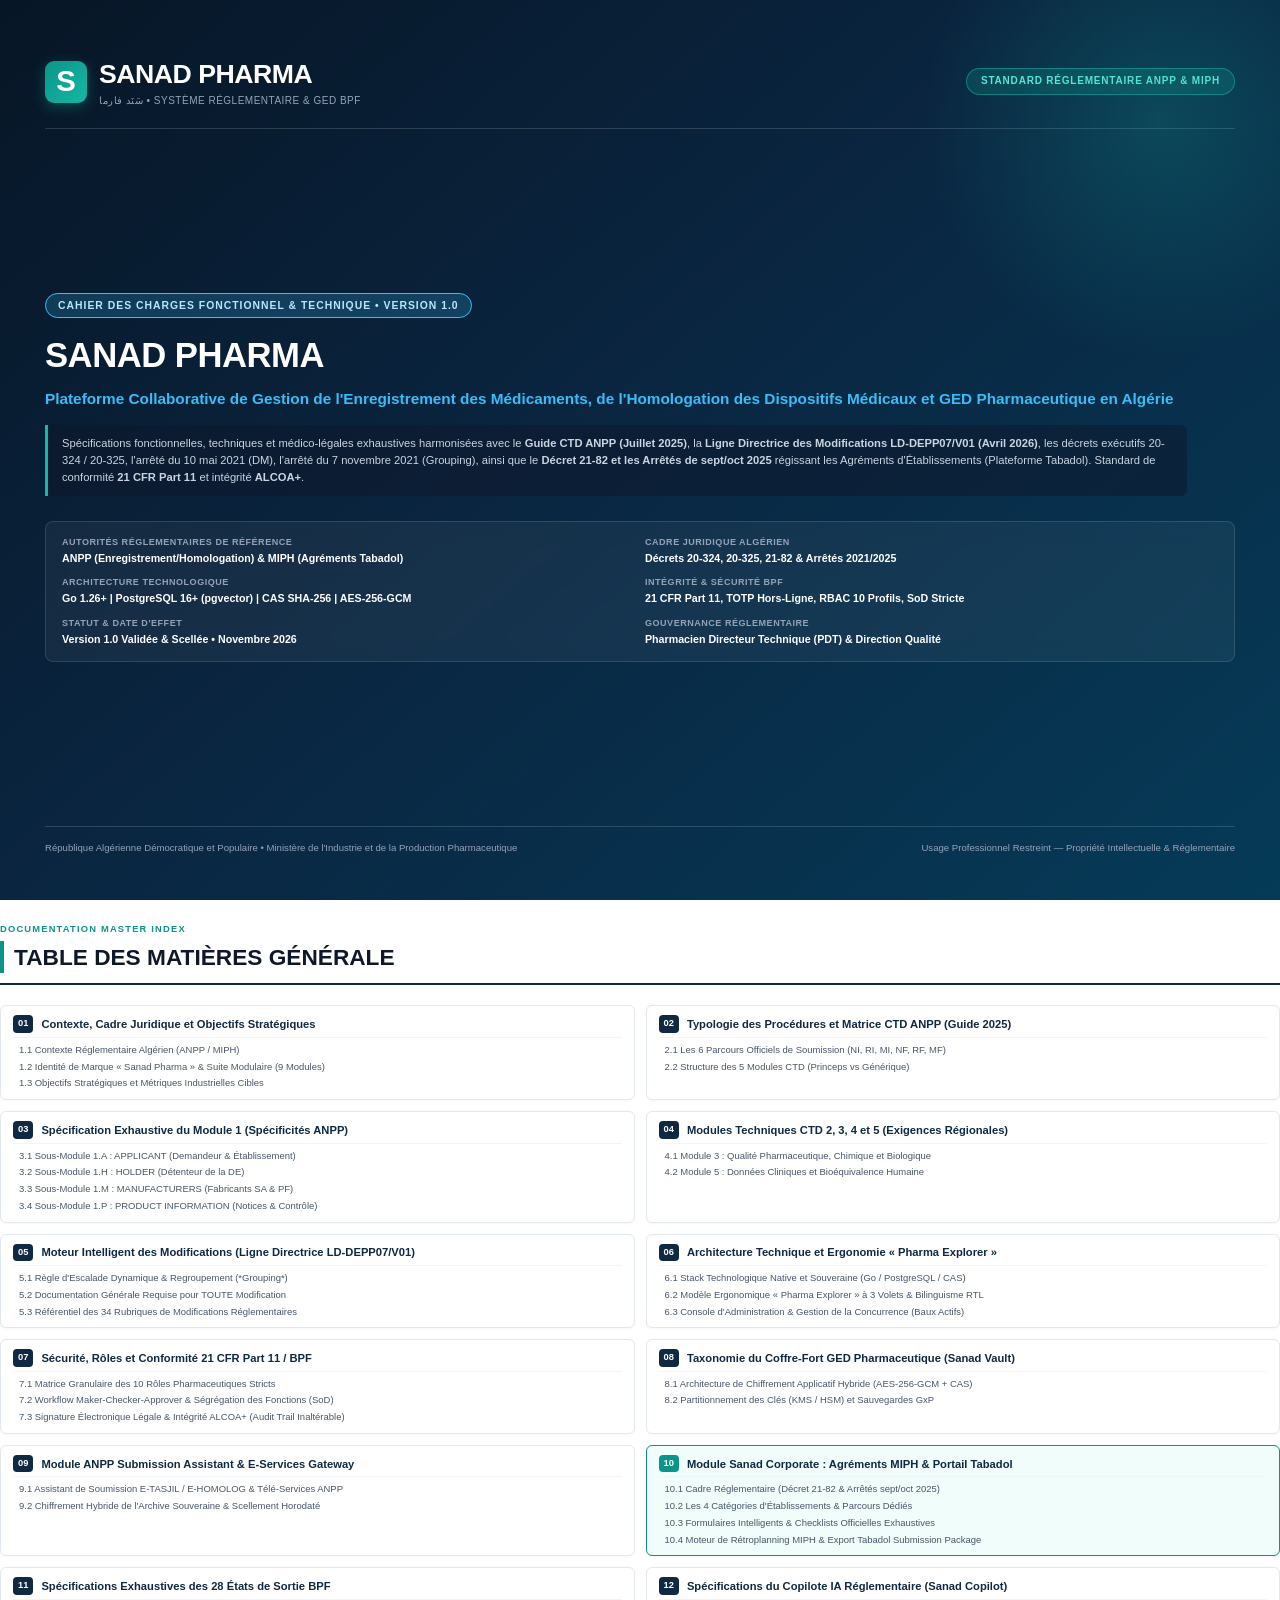
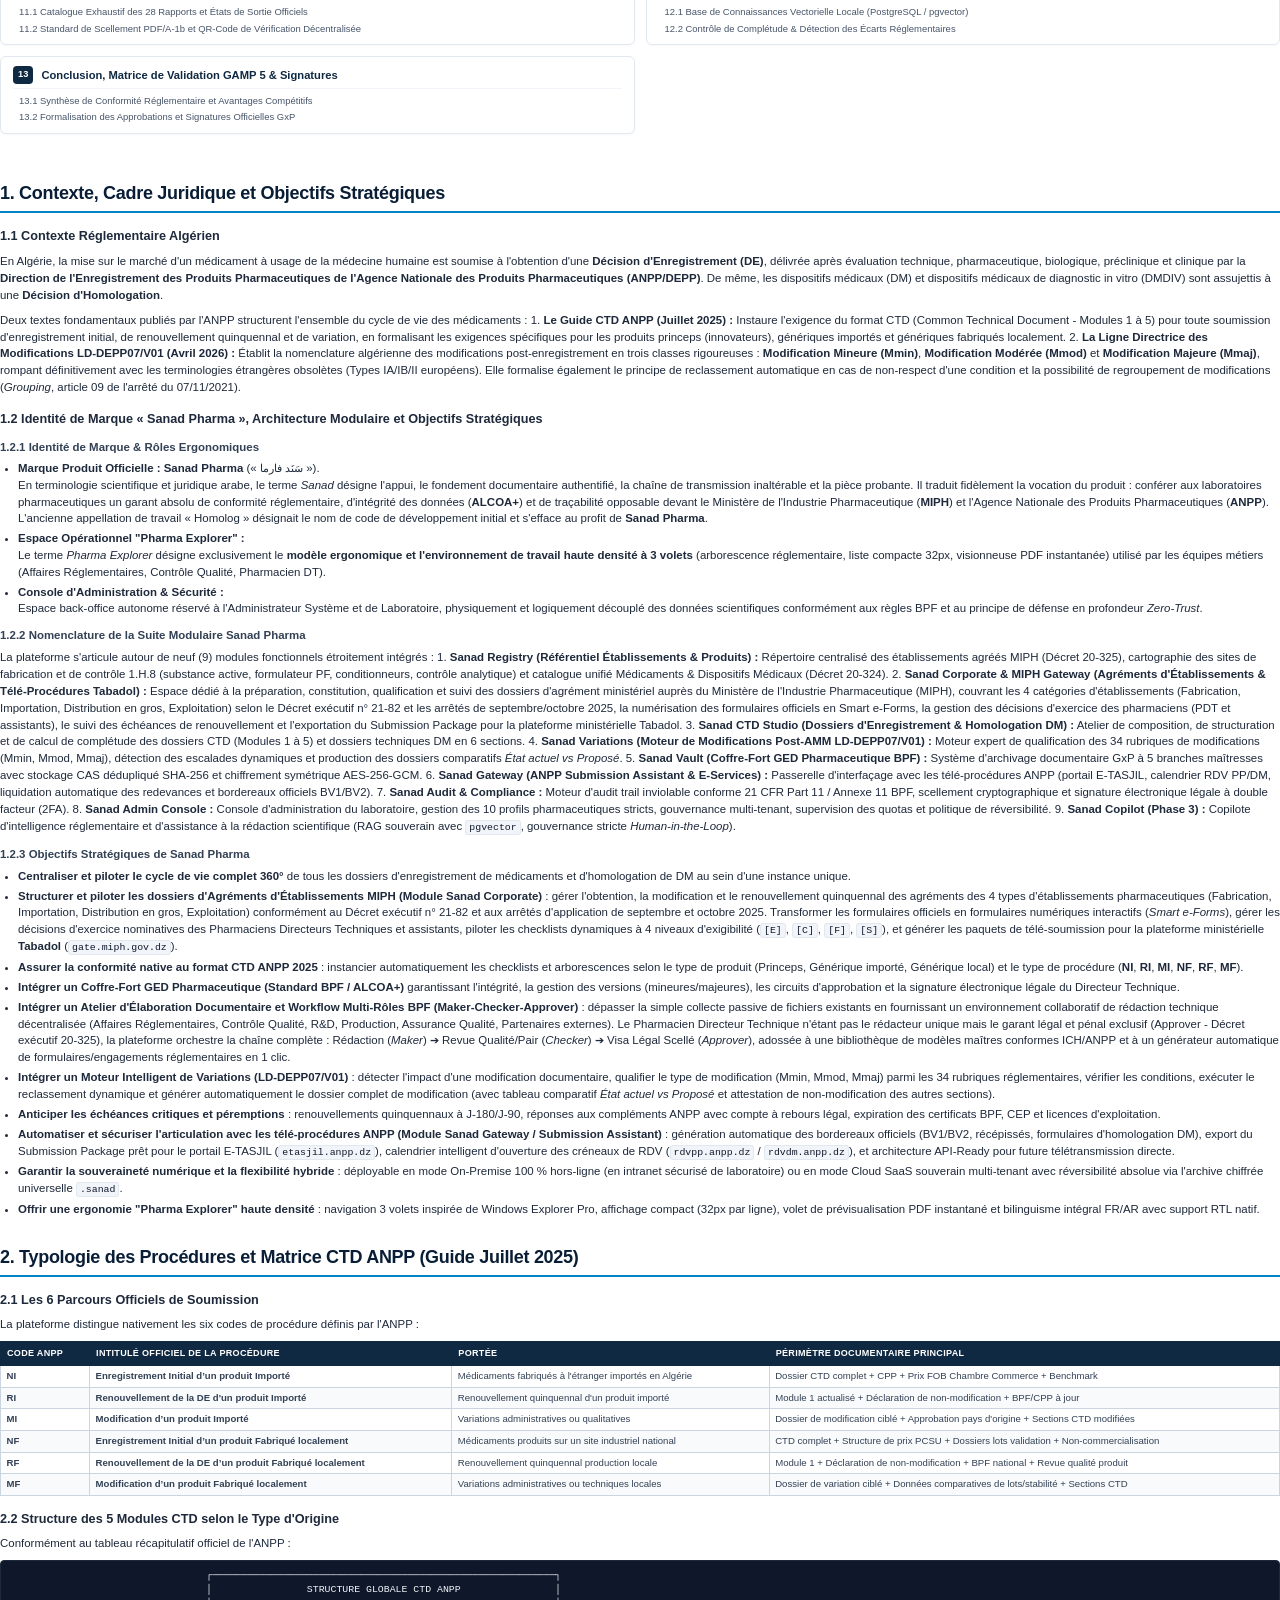
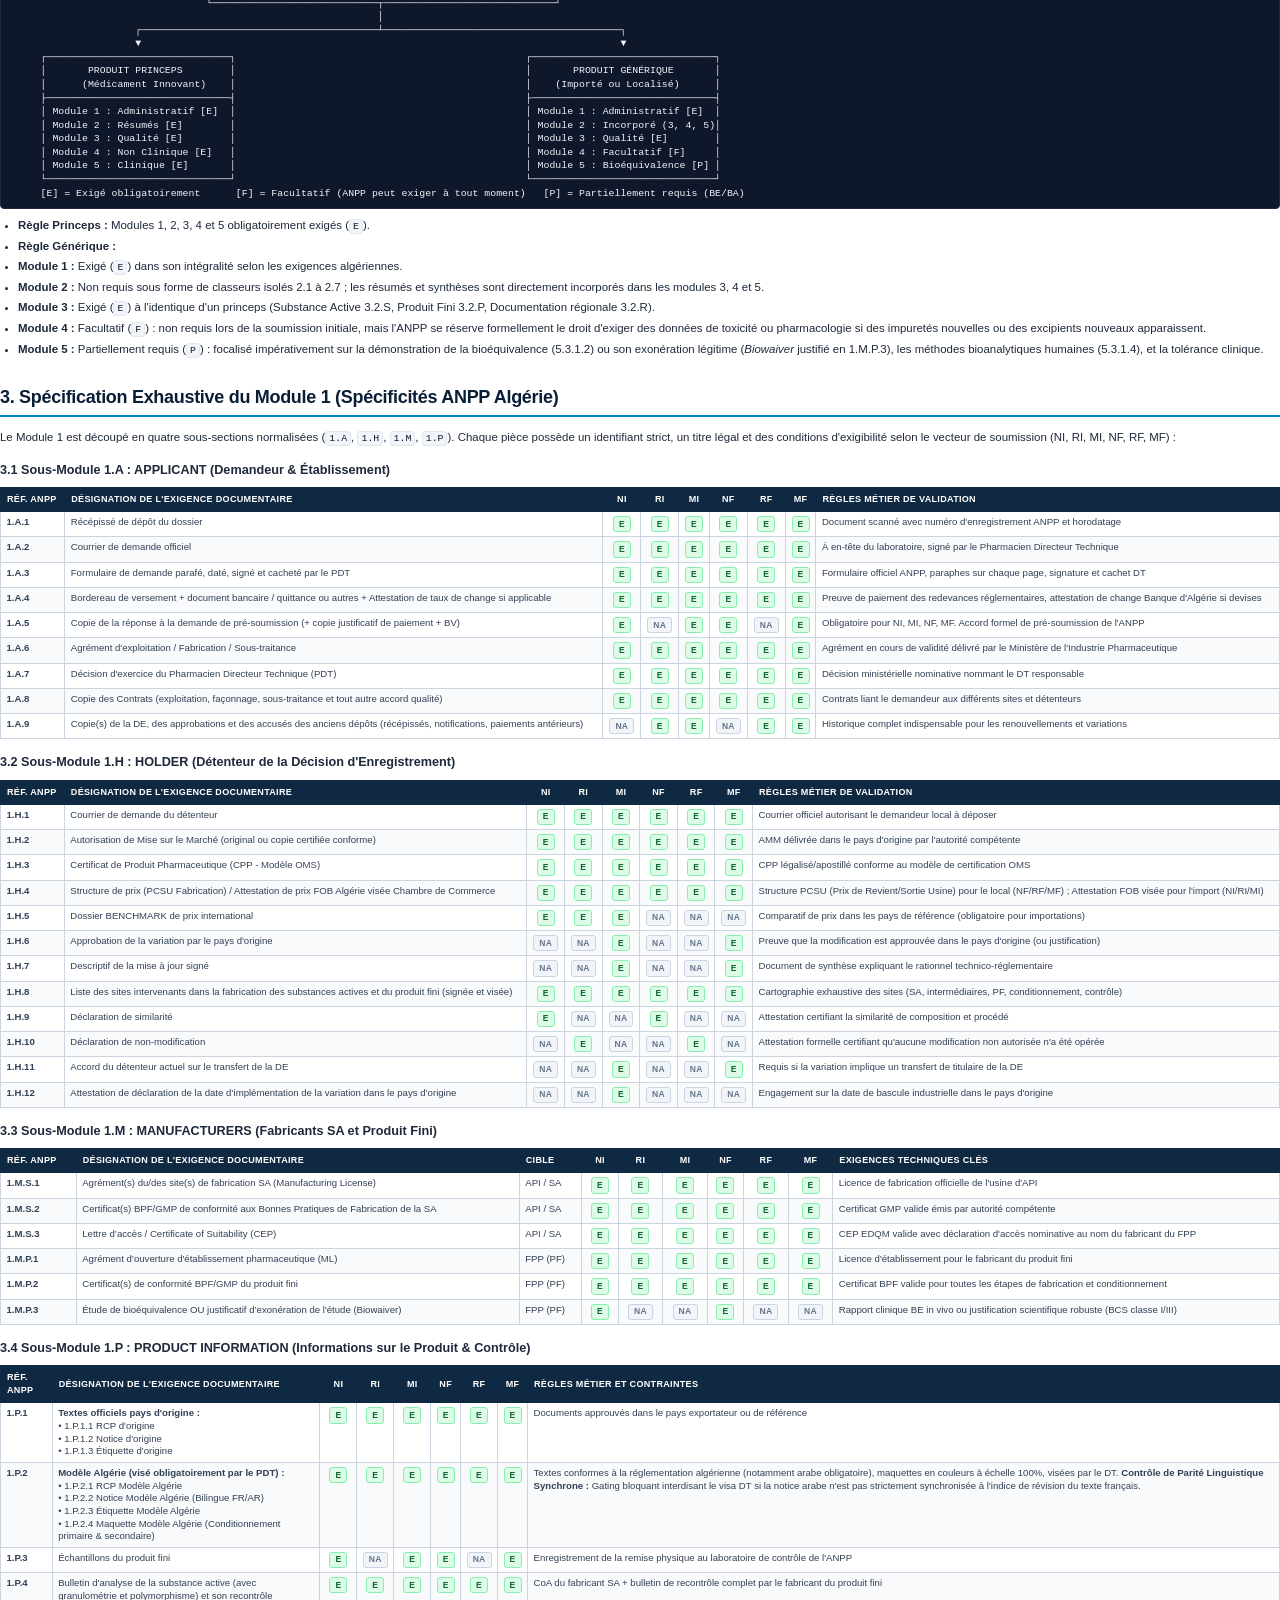
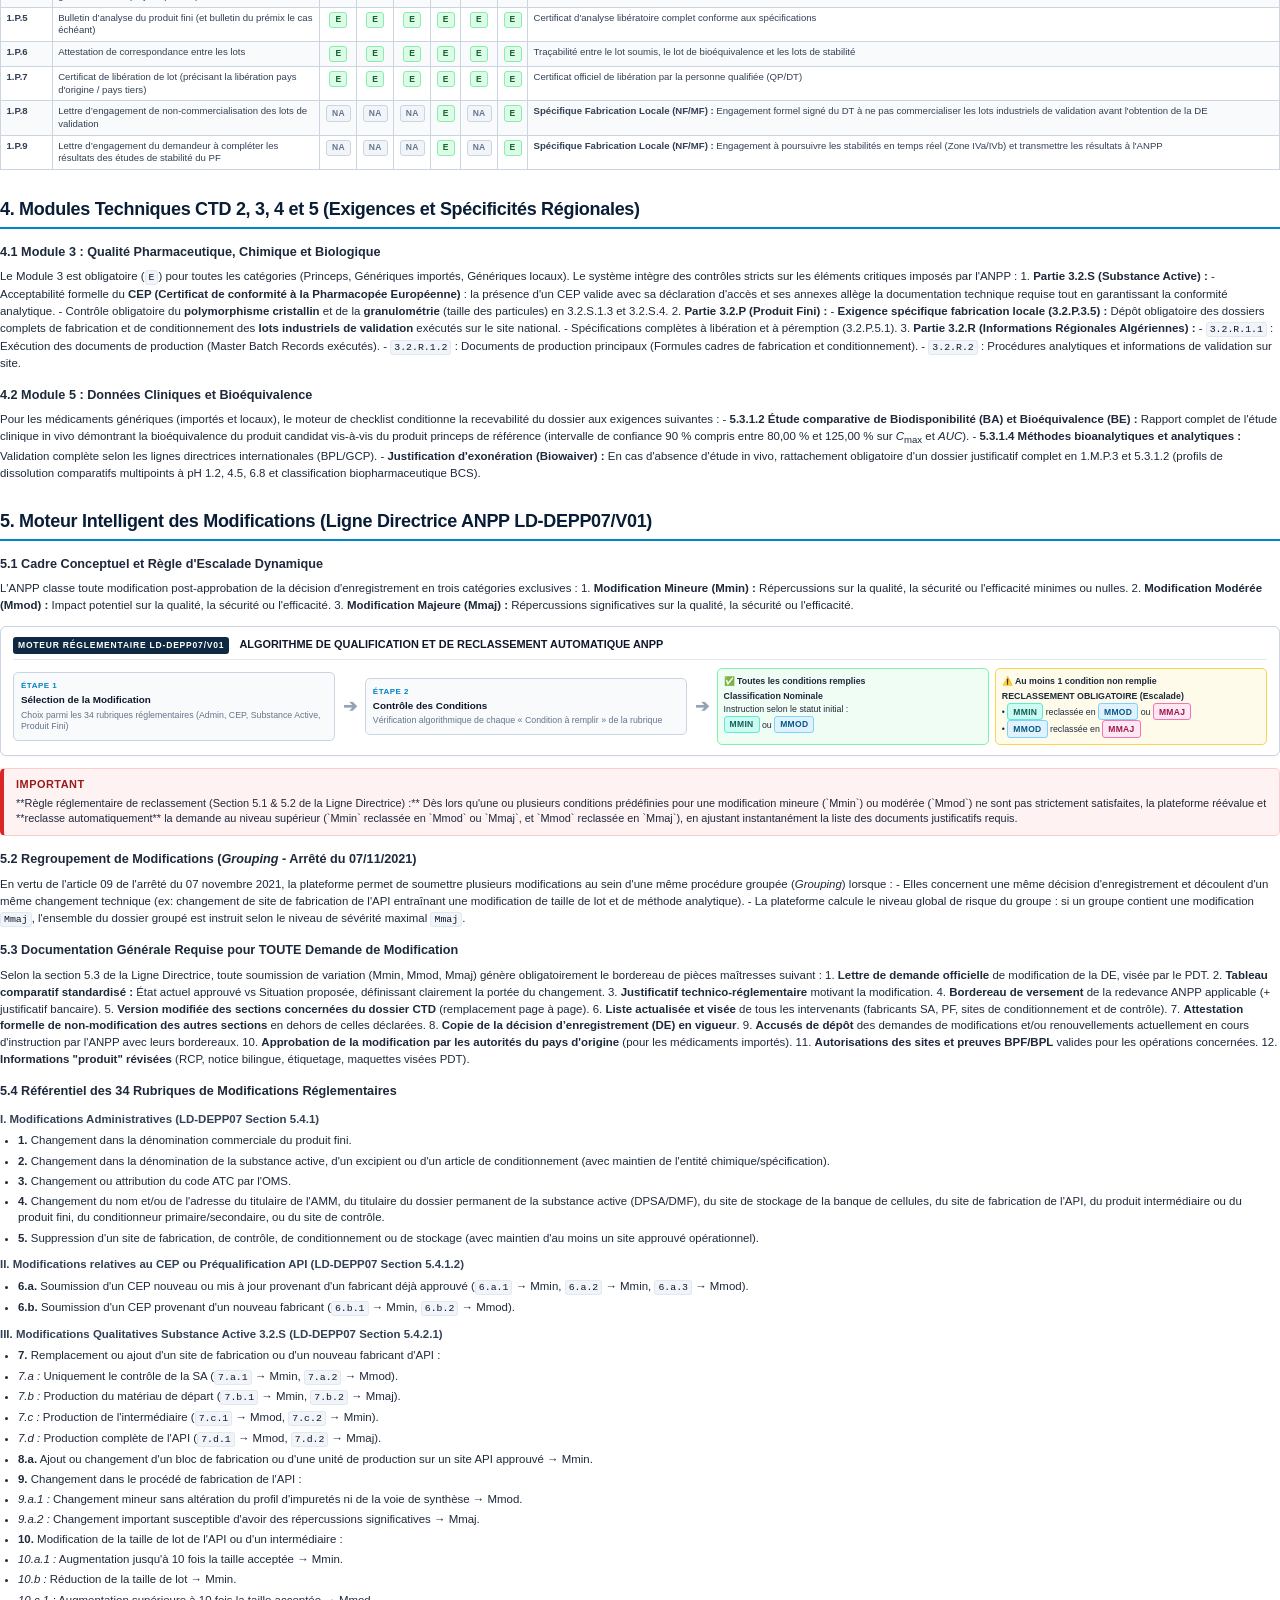
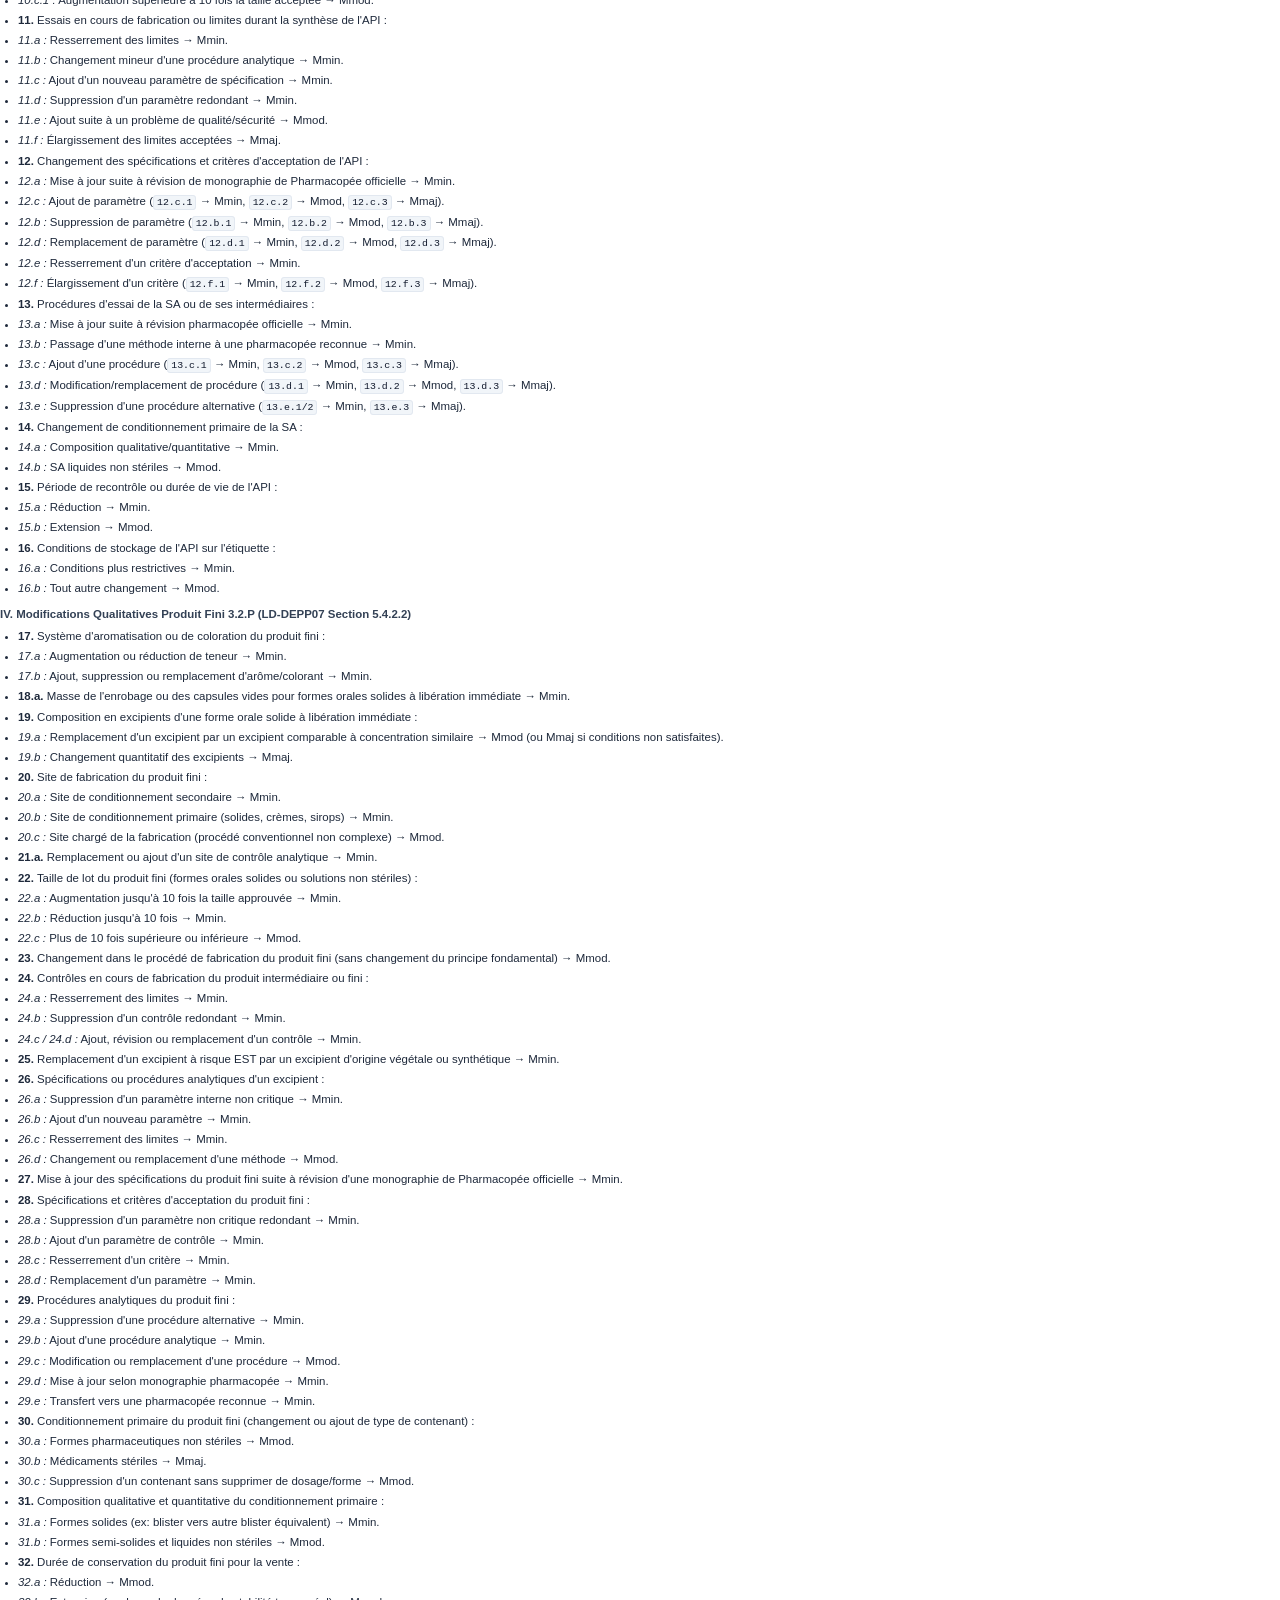
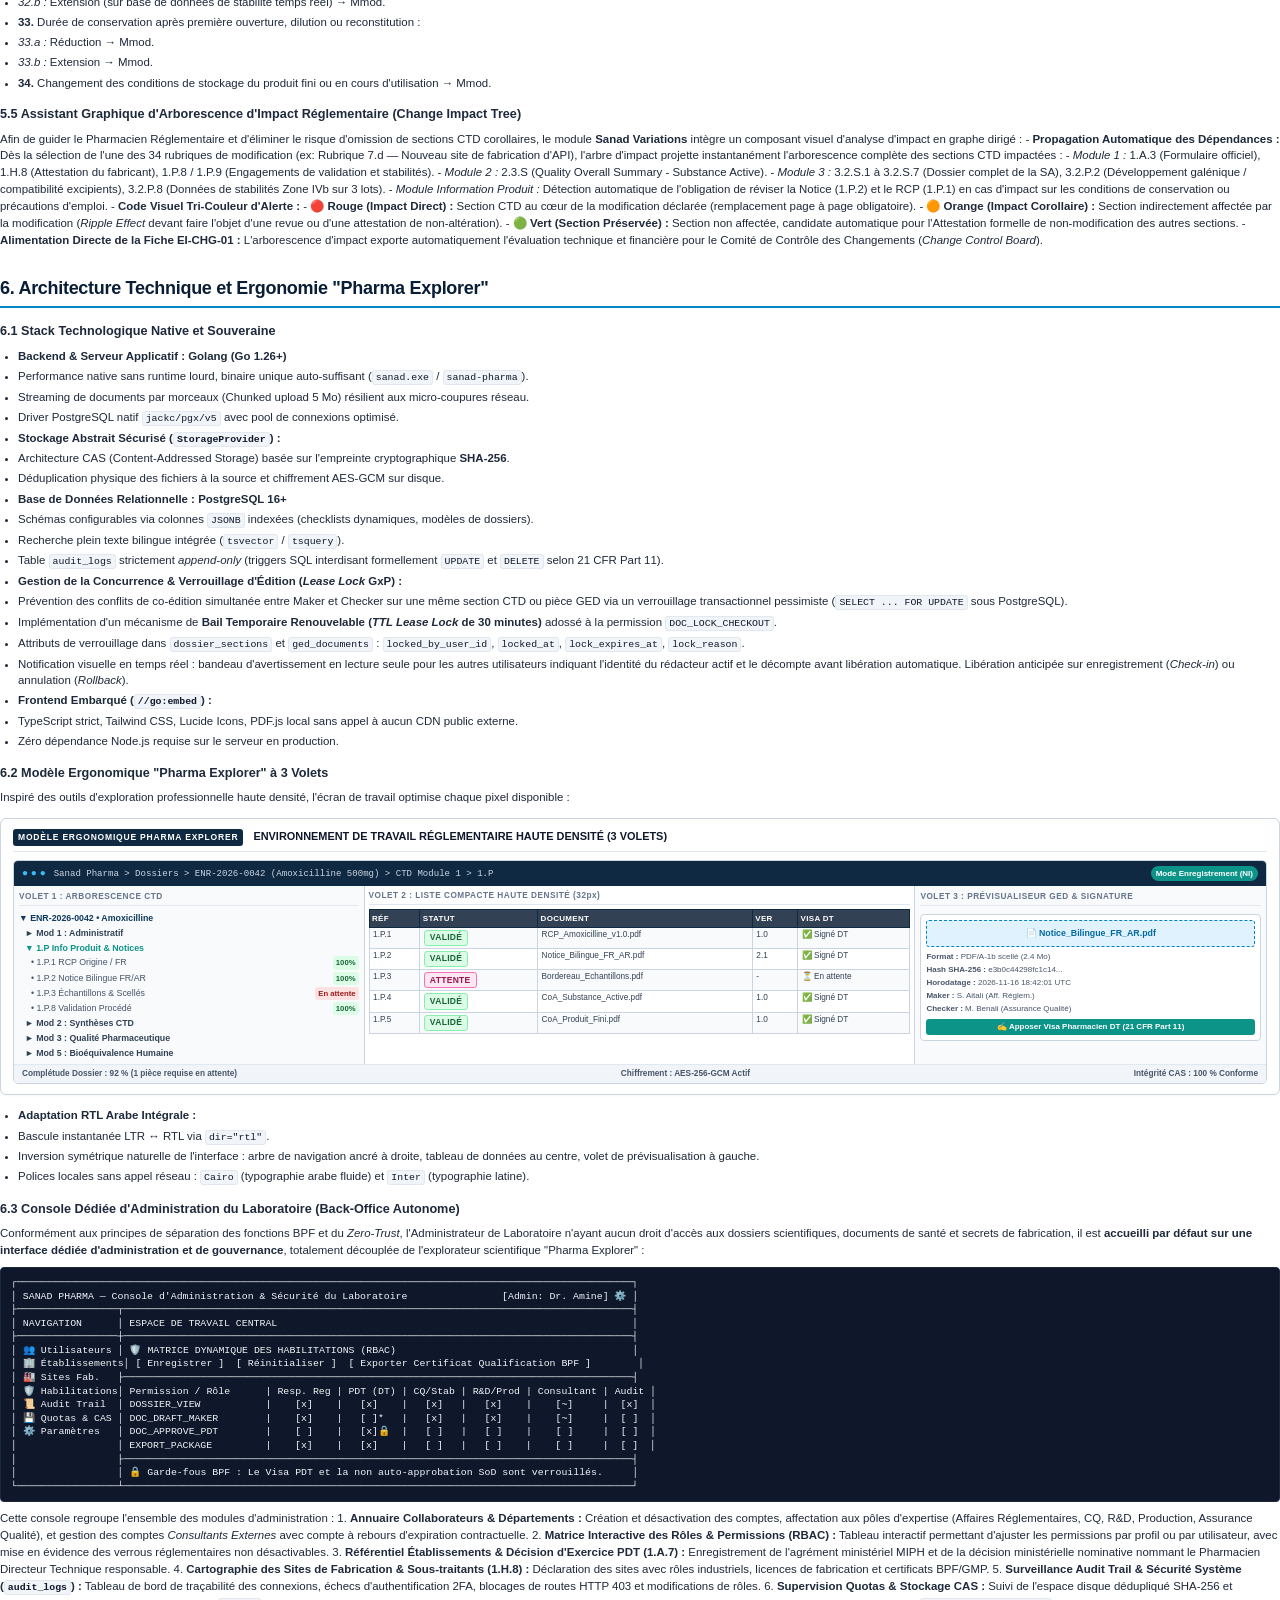
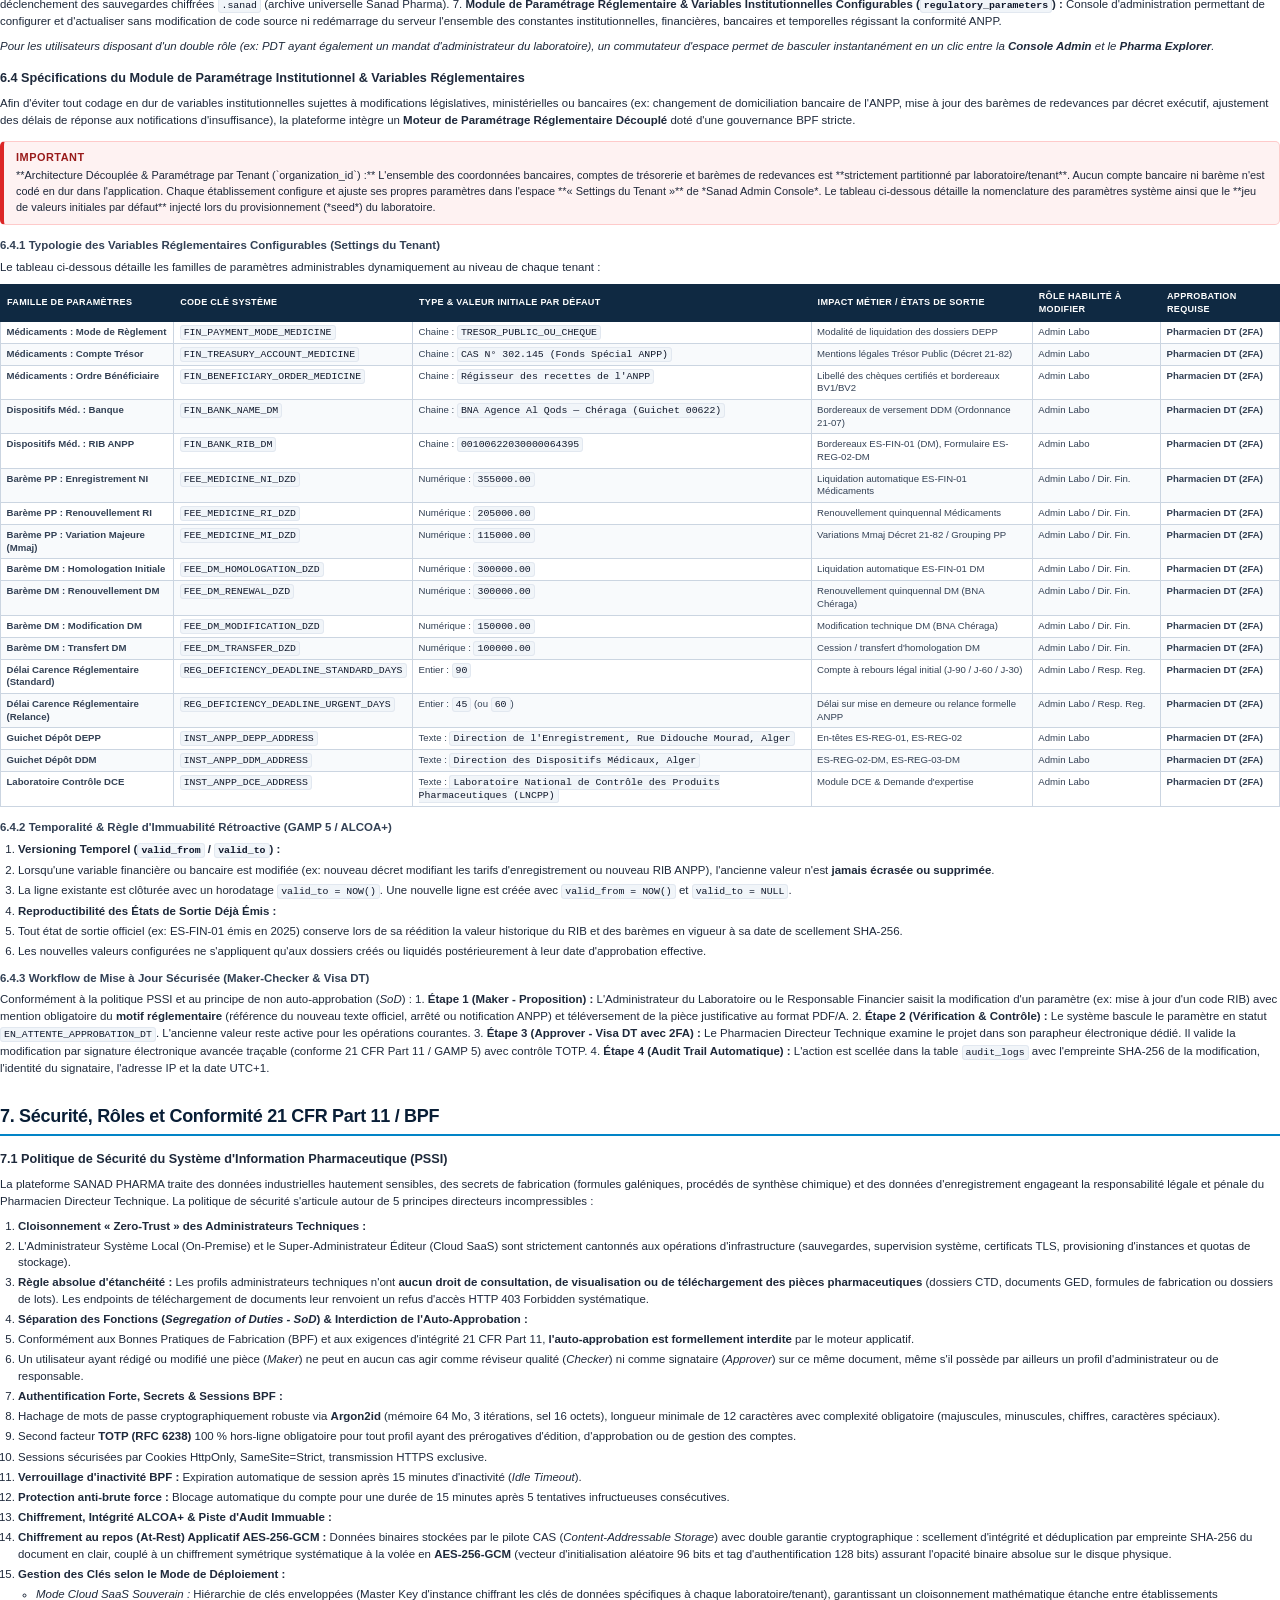
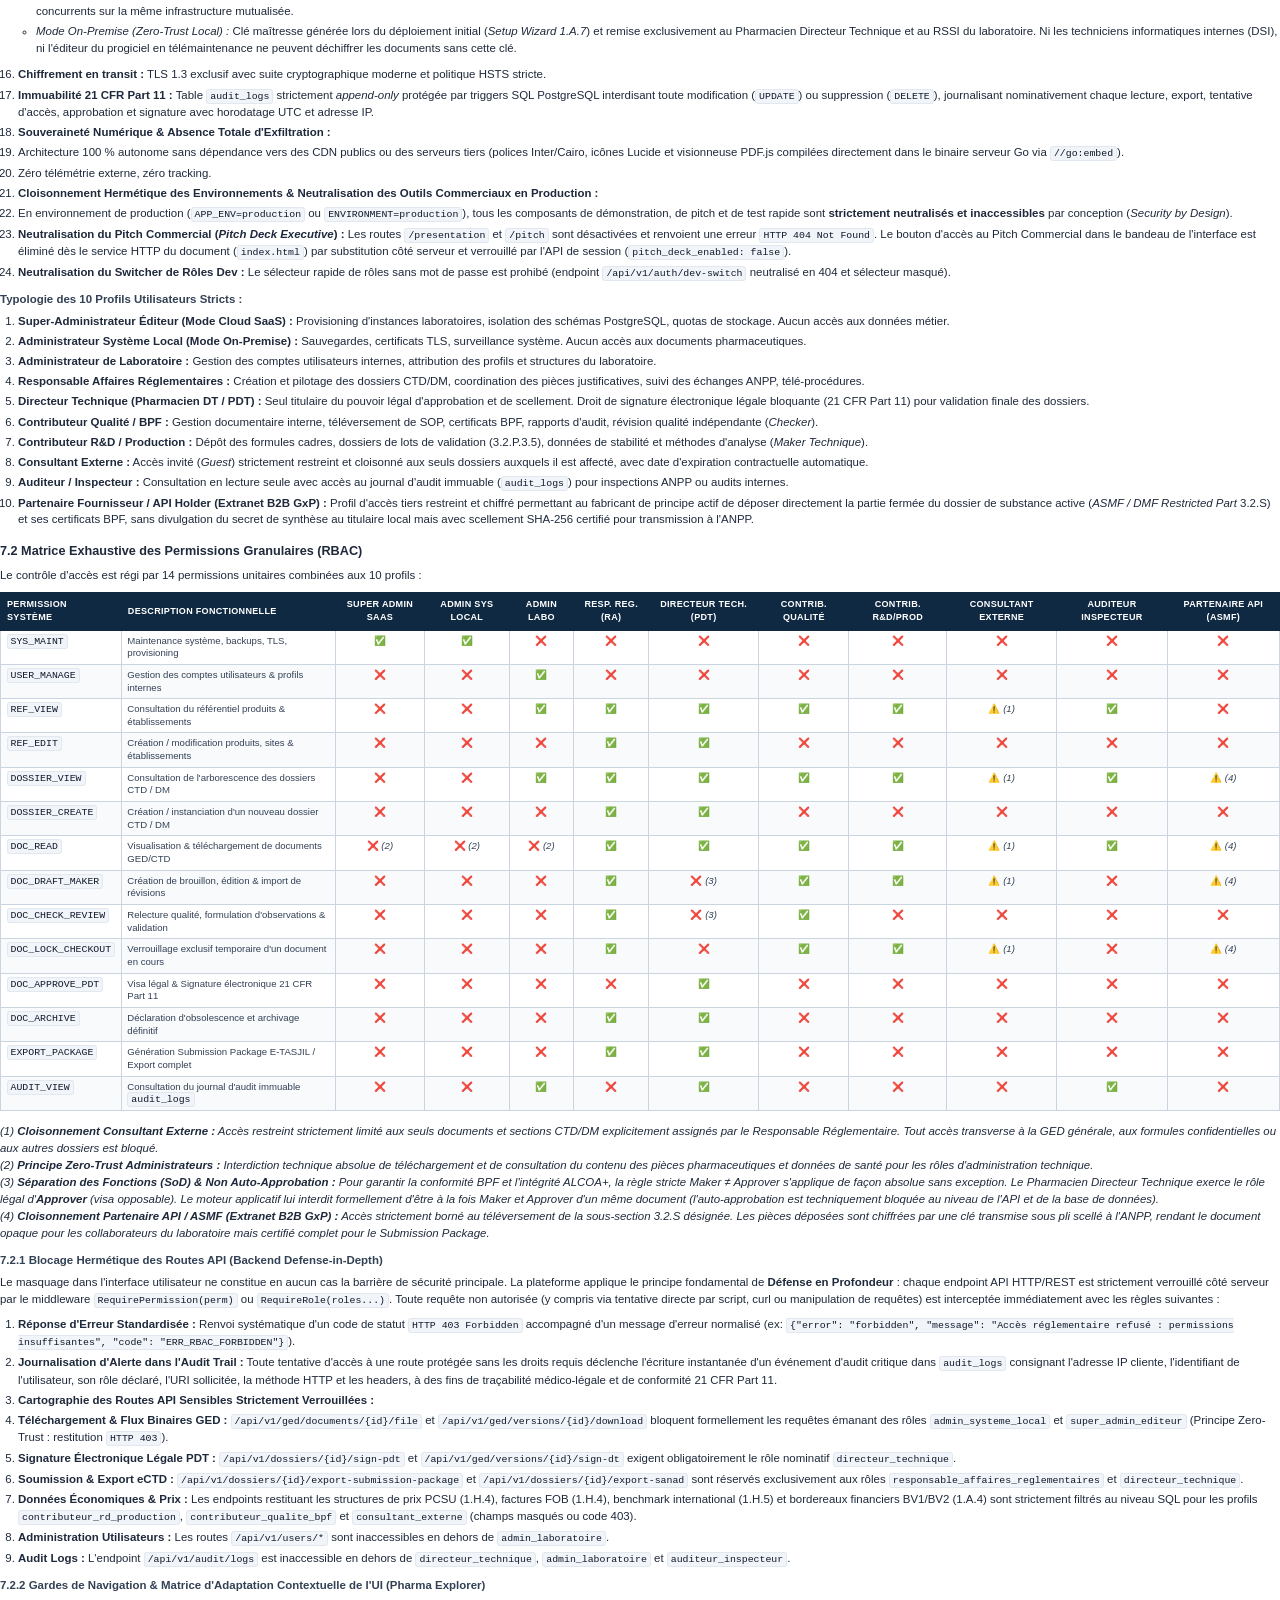
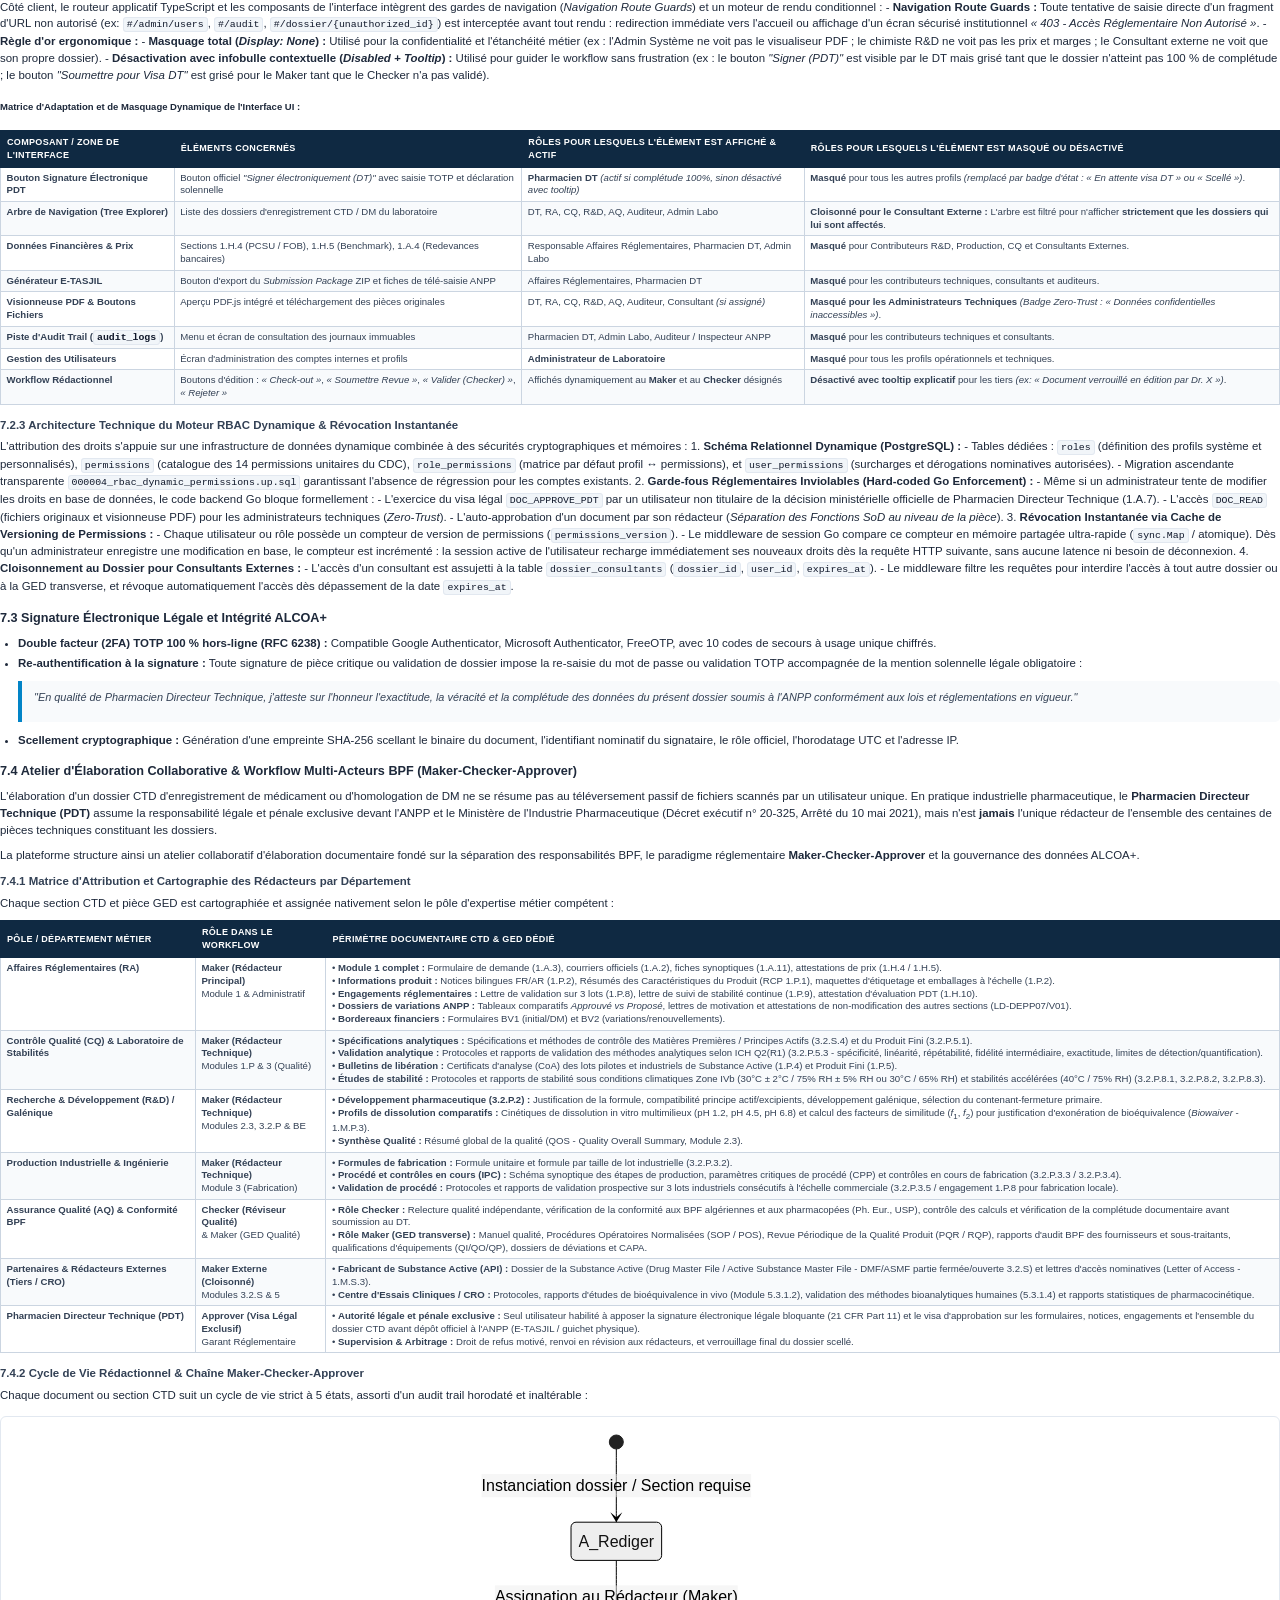
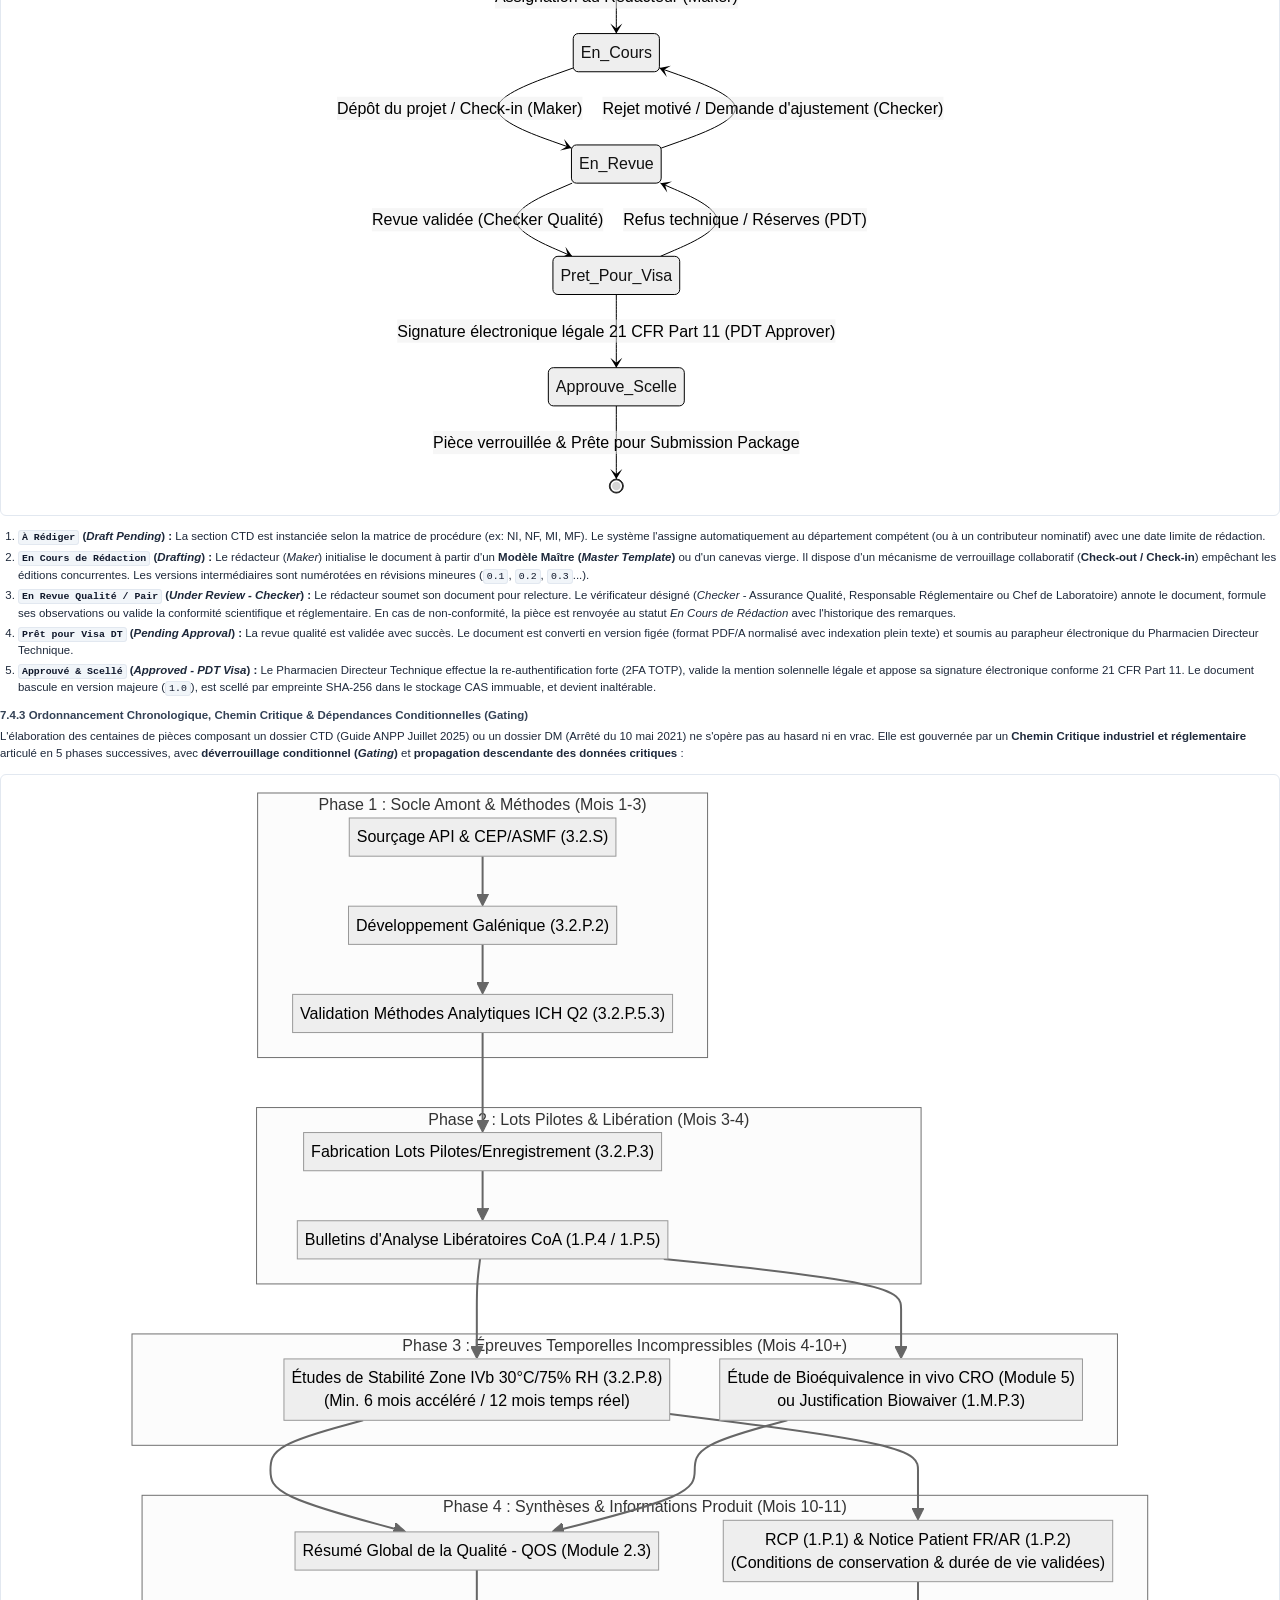
<file: docs/cahier_des_charges.html>
<!DOCTYPE html>
<html lang="fr">
<head>
    <meta charset="UTF-8">
    <title>Cahier des Charges Fonctionnel & Technique — Sanad Pharma v1.0</title>
    <style>
        @page {
            size: A4 portrait;
            margin: 18mm 14mm 18mm 14mm;
        }

        @page:first {
            margin: 0;
        }

        * {
            box-sizing: border-box;
        }

        body {
            font-family: 'Segoe UI', -apple-system, BlinkMacSystemFont, Roboto, "Helvetica Neue", Arial, sans-serif;
            font-size: 8.6pt;
            line-height: 1.45;
            color: #1e293b;
            background-color: #ffffff;
            margin: 0;
            padding: 0;
        }

        /* COVER PAGE */
        .cover-page {
            page-break-after: always;
            break-after: page;
            height: 100vh;
            display: flex;
            flex-direction: column;
            justify-content: space-between;
            background: linear-gradient(140deg, #071626 0%, #0a2540 45%, #053b58 100%);
            color: #ffffff;
            padding: 55px 45px 45px 45px;
            position: relative;
            overflow: hidden;
        }

        .cover-page::after {
            content: "";
            position: absolute;
            top: -120px;
            right: -120px;
            width: 480px;
            height: 480px;
            background: radial-gradient(circle, rgba(20, 184, 166, 0.22) 0%, rgba(20, 184, 166, 0) 70%);
            border-radius: 50%;
            pointer-events: none;
        }

        .cover-header {
            display: flex;
            justify-content: space-between;
            align-items: center;
            border-bottom: 1px solid rgba(255, 255, 255, 0.15);
            padding-bottom: 20px;
        }

        .cover-brand {
            display: flex;
            align-items: center;
            gap: 12px;
        }

        .cover-brand-logo {
            width: 42px;
            height: 42px;
            background: linear-gradient(135deg, #0d9488, #14b8a6);
            border-radius: 9px;
            display: flex;
            align-items: center;
            justify-content: center;
            font-size: 22pt;
            font-weight: 800;
            color: white;
            box-shadow: 0 4px 14px rgba(13, 148, 136, 0.4);
        }

        .cover-brand-name {
            font-size: 20pt;
            font-weight: 800;
            letter-spacing: -0.5px;
            color: #ffffff;
        }

        .cover-brand-sub {
            font-size: 7.5pt;
            color: #94a3b8;
            letter-spacing: 0.5px;
            text-transform: uppercase;
        }

        .cover-header-tag {
            background: rgba(13, 148, 136, 0.25);
            border: 1px solid rgba(20, 184, 166, 0.5);
            color: #5eead4;
            font-size: 7.5pt;
            font-weight: 700;
            padding: 5px 14px;
            border-radius: 20px;
            text-transform: uppercase;
            letter-spacing: 0.8px;
        }

        .cover-main {
            margin-top: auto;
            margin-bottom: auto;
            padding: 15px 0;
        }

        .cover-badge-doc {
            display: inline-block;
            background: rgba(56, 189, 248, 0.2);
            border: 1px solid #38bdf8;
            color: #bae6fd;
            padding: 4px 12px;
            border-radius: 16px;
            font-size: 7.8pt;
            font-weight: 700;
            letter-spacing: 1px;
            text-transform: uppercase;
            margin-bottom: 18px;
        }

        .cover-title {
            font-size: 26pt;
            font-weight: 800;
            line-height: 1.15;
            margin: 0 0 12px 0;
            letter-spacing: -0.5px;
            color: #ffffff;
        }

        .cover-subtitle {
            font-size: 11.5pt;
            font-weight: 600;
            line-height: 1.4;
            color: #38bdf8;
            margin: 0 0 16px 0;
            max-width: 95%;
        }

        .cover-summary {
            font-size: 8.4pt;
            line-height: 1.5;
            color: #cbd5e1;
            max-width: 96%;
            margin-bottom: 25px;
            background: rgba(15, 23, 42, 0.5);
            border-left: 3px solid #14b8a6;
            padding: 10px 14px;
            border-radius: 0 6px 6px 0;
        }

        .cover-meta-grid {
            display: grid;
            grid-template-columns: 1fr 1fr;
            gap: 10px;
            background: rgba(255, 255, 255, 0.05);
            backdrop-filter: blur(10px);
            border: 1px solid rgba(255, 255, 255, 0.12);
            border-radius: 8px;
            padding: 14px 16px;
        }

        .meta-item {
            display: flex;
            flex-direction: column;
            gap: 2px;
        }

        .meta-label {
            font-size: 6.8pt;
            text-transform: uppercase;
            color: #94a3b8;
            font-weight: 700;
            letter-spacing: 0.5px;
        }

        .meta-val {
            font-size: 8pt;
            color: #ffffff;
            font-weight: 600;
        }

        .cover-footer {
            border-top: 1px solid rgba(255, 255, 255, 0.15);
            padding-top: 14px;
            display: flex;
            justify-content: space-between;
            font-size: 7.2pt;
            color: #94a3b8;
        }

        /* TABLE OF CONTENTS */
        .toc-container {
            padding: 20px 0;
            page-break-after: always;
            break-after: page;
        }

        .toc-header {
            margin-bottom: 20px;
            border-bottom: 2.5px solid #0f2942;
            padding-bottom: 10px;
        }

        .toc-tag {
            font-size: 7pt;
            font-weight: 800;
            letter-spacing: 1.2px;
            color: #0d9488;
            text-transform: uppercase;
        }

        .toc-title {
            font-size: 17pt;
            font-weight: 800;
            color: #0f172a;
            margin: 4px 0 0 0;
        }

        .toc-grid {
            display: grid;
            grid-template-columns: 1fr 1fr;
            gap: 11px;
        }

        .toc-card {
            border: 1px solid #e2e8f0;
            border-radius: 6px;
            padding: 9px 12px;
            background: #ffffff;
            box-shadow: 0 1px 3px rgba(0,0,0,0.03);
            page-break-inside: avoid;
            break-inside: avoid;
        }

        .toc-card.highlight-card {
            border-color: #0d9488;
            background: #f0fdfa;
        }

        .toc-chapter {
            display: flex;
            align-items: center;
            gap: 8px;
            font-weight: 700;
            font-size: 8.4pt;
            color: #0f2942;
            margin-bottom: 5px;
            border-bottom: 1px solid #f1f5f9;
            padding-bottom: 4px;
        }

        .toc-num {
            background: #0f2942;
            color: #ffffff;
            font-size: 7pt;
            font-weight: 800;
            padding: 2px 5px;
            border-radius: 4px;
        }

        .highlight-card .toc-num {
            background: #0d9488;
        }

        .toc-name {
            flex: 1;
        }

        .toc-subitems {
            font-size: 7.1pt;
            color: #475569;
            display: flex;
            flex-direction: column;
            gap: 3px;
            padding-left: 6px;
        }

        /* HEADINGS */
        .chapter-heading {
            color: #091e36;
            font-size: 13.5pt;
            font-weight: 800;
            border-bottom: 2.5px solid #0284c7;
            padding-bottom: 5px;
            margin: 26px 0 12px 0;
            page-break-after: avoid;
            break-after: avoid;
            page-break-inside: avoid;
            break-inside: avoid;
            letter-spacing: -0.3px;
        }

        h2 {
            color: #0f2942;
            font-size: 11pt;
            font-weight: 700;
            border-left: 4px solid #0d9488;
            padding-left: 10px;
            margin: 18px 0 10px 0;
            page-break-after: avoid;
            break-after: avoid;
        }

        h3 {
            color: #1e293b;
            font-size: 9.5pt;
            font-weight: 700;
            margin: 14px 0 7px 0;
            page-break-after: avoid;
            break-after: avoid;
        }

        h4 {
            color: #334155;
            font-size: 8.6pt;
            font-weight: 700;
            margin: 10px 0 5px 0;
            page-break-after: avoid;
            break-after: avoid;
        }

        p {
            margin: 0 0 8px 0;
            line-height: 1.48;
        }

        ul, ol {
            margin: 4px 0 10px 18px;
            padding: 0;
        }

        li {
            margin-bottom: 3.5px;
            line-height: 1.45;
        }

        blockquote {
            margin: 10px 0;
            padding: 8px 12px;
            background: #f8fafc;
            border-left: 4px solid #0284c7;
            border-radius: 0 5px 5px 0;
            color: #334155;
            font-size: 8.2pt;
            page-break-inside: avoid;
            break-inside: avoid;
        }

        /* TABLES */
        table {
            width: 100%;
            border-collapse: collapse;
            font-size: 7.2pt;
            margin: 8px 0 12px 0;
            page-break-inside: auto;
        }

        th {
            background: #0f2942;
            color: #ffffff;
            font-weight: 700;
            text-align: left;
            padding: 5px 6px;
            border: 1px solid #0f2942;
            font-size: 6.8pt;
            text-transform: uppercase;
            letter-spacing: 0.3px;
        }

        td {
            padding: 4px 5.5px;
            border: 1px solid #cbd5e1;
            color: #334155;
            vertical-align: top;
            line-height: 1.32;
        }

        tr:nth-child(even) td {
            background-color: #f8fafc;
        }

        tr {
            page-break-inside: avoid;
            break-inside: avoid;
        }

        .text-center {
            text-align: center;
        }

        /* BADGES */
        .badge {
            display: inline-block;
            padding: 1.5px 5px;
            border-radius: 3px;
            font-size: 6.4pt;
            font-weight: 700;
            letter-spacing: 0.3px;
            text-transform: uppercase;
            white-space: nowrap;
        }

        .badge-req { background: #dcfce7; color: #166534; border: 1px solid #86efac; }
        .badge-na { background: #f1f5f9; color: #64748b; border: 1px solid #cbd5e1; }
        .badge-fac { background: #fef3c7; color: #92400e; border: 1px solid #fcd34d; }
        .badge-part { background: #e0e7ff; color: #3730a3; border: 1px solid #a5b4fc; }
        .badge-subst { background: #fee2e2; color: #991b1b; border: 1px solid #fca5a5; }
        .badge-cond { background: #ffedd5; color: #9a3412; border: 1px solid #fed7aa; }
        .badge-mmin { background: #ccfbf1; color: #115e59; border: 1px solid #5eead4; }
        .badge-mmod { background: #e0f2fe; color: #075985; border: 1px solid #7dd3fc; }
        .badge-mmaj { background: #fce7f3; color: #9d174d; border: 1px solid #f472b6; }
        .badge-proc { background: #ede9fe; color: #5b21b6; border: 1px solid #c4b5fd; font-weight: 800; }
        .badge-princeps { background: #0284c7; color: white; padding: 2.5px 7px; font-size: 7pt; border-radius: 10px; }
        .badge-generic { background: #0d9488; color: white; padding: 2.5px 7px; font-size: 7pt; border-radius: 10px; }
        .badge-inc { background: #f1f5f9; color: #334155; border: 1px solid #cbd5e1; }

        /* CALLOUTS */
        .callout {
            border-radius: 5px;
            padding: 8px 12px;
            margin: 12px 0;
            page-break-inside: avoid;
            break-inside: avoid;
            font-size: 8.2pt;
        }

        .callout-important {
            background-color: #fef2f2;
            border: 1px solid #fecaca;
            border-left: 4px solid #dc2626;
        }

        .callout-note {
            background-color: #f0f9ff;
            border: 1px solid #bae6fd;
            border-left: 4px solid #0284c7;
        }

        .callout-tip {
            background-color: #f0fdf4;
            border: 1px solid #bbf7d0;
            border-left: 4px solid #16a34a;
        }

        .callout-warning, .callout-caution {
            background-color: #fffbeb;
            border: 1px solid #fde68a;
            border-left: 4px solid #d97706;
        }

        .callout-header {
            margin-bottom: 3px;
        }

        .callout-title {
            font-weight: 800;
            font-size: 8.2pt;
            letter-spacing: 0.5px;
            text-transform: uppercase;
        }

        .callout-important .callout-title { color: #991b1b; }
        .callout-note .callout-title { color: #0369a1; }
        .callout-tip .callout-title { color: #15803d; }
        .callout-warning .callout-title { color: #b45309; }

        .callout-body {
            line-height: 1.45;
            color: #1e293b;
        }

        /* DIAGRAM CARDS */
        .diagram-card {
            background: #ffffff;
            border: 1px solid #cbd5e1;
            border-radius: 6px;
            padding: 10px 12px;
            margin: 12px 0;
            page-break-inside: avoid;
            break-inside: avoid;
            box-shadow: 0 1px 3px rgba(0,0,0,0.03);
        }

        .diagram-header {
            display: flex;
            align-items: center;
            gap: 10px;
            margin-bottom: 8px;
            border-bottom: 1.5px solid #e2e8f0;
            padding-bottom: 5px;
        }

        .diagram-tag {
            background: #0f2942;
            color: #ffffff;
            font-size: 6.4pt;
            font-weight: 800;
            padding: 2px 5px;
            border-radius: 3px;
            letter-spacing: 0.8px;
        }

        .diagram-title {
            font-size: 8.2pt;
            font-weight: 800;
            color: #0f172a;
        }

        .diagram-grid-2 {
            display: grid;
            grid-template-columns: 1fr 1fr;
            gap: 12px;
        }

        .diagram-col {
            background: #f8fafc;
            border: 1px solid #e2e8f0;
            border-radius: 5px;
            padding: 9px;
            display: flex;
            flex-direction: column;
            gap: 5px;
        }

        .col-header {
            display: flex;
            flex-direction: column;
            gap: 2px;
            margin-bottom: 3px;
        }

        .col-desc {
            font-size: 6.6pt;
            color: #64748b;
            font-weight: 600;
            text-transform: uppercase;
        }

        .diagram-step {
            font-size: 7pt;
            color: #334155;
            display: flex;
            align-items: center;
            gap: 5px;
            background: #ffffff;
            padding: 3.5px 5px;
            border-radius: 3px;
            border: 1px solid #f1f5f9;
        }

        .diagram-footer {
            margin-top: auto;
            font-size: 6.6pt;
            font-style: italic;
            color: #64748b;
            border-top: 1px dashed #cbd5e1;
            padding-top: 4px;
        }

        /* ESCALATION FLOW */
        .escalation-flow {
            display: flex;
            align-items: center;
            gap: 8px;
        }

        .flow-box {
            flex: 1;
            background: #f8fafc;
            border: 1px solid #cbd5e1;
            border-radius: 5px;
            padding: 7px;
            font-size: 7pt;
        }

        .flow-step-num {
            font-size: 6pt;
            font-weight: 800;
            color: #0284c7;
            letter-spacing: 0.5px;
        }

        .flow-label {
            font-weight: 700;
            color: #0f172a;
            font-size: 7.4pt;
            margin: 2px 0;
        }

        .flow-desc {
            color: #64748b;
            font-size: 6.6pt;
            line-height: 1.3;
        }

        .flow-arrow {
            color: #94a3b8;
            font-size: 13pt;
            font-weight: bold;
        }

        .flow-split-horizontal {
            flex: 1.8;
            display: flex;
            gap: 6px;
        }

        .flow-branch {
            flex: 1;
            border-radius: 5px;
            padding: 6px;
            font-size: 6.6pt;
        }

        .branch-success {
            background: #f0fdf4;
            border: 1px solid #86efac;
        }

        .branch-warning {
            background: #fffbeb;
            border: 1px solid #fcd34d;
        }

        .branch-status {
            font-weight: 700;
            margin-bottom: 3px;
            font-size: 6.6pt;
        }

        /* MOCKUP WINDOW */
        .mockup-window {
            border: 1px solid #cbd5e1;
            border-radius: 5px;
            overflow: hidden;
        }

        .mockup-header-bar {
            background: #0f2942;
            color: #ffffff;
            padding: 5px 8px;
            display: flex;
            align-items: center;
            gap: 8px;
            font-size: 6.8pt;
        }

        .mockup-dots {
            color: #38bdf8;
            font-size: 7.5pt;
        }

        .mockup-path {
            flex: 1;
            font-family: monospace;
            color: #cbd5e1;
        }

        .mockup-badge {
            background: #0d9488;
            padding: 2px 5px;
            border-radius: 8px;
            font-size: 6pt;
            font-weight: bold;
        }

        .mockup-body {
            display: grid;
            grid-template-columns: 28% 44% 28%;
            background: #ffffff;
            border-bottom: 1px solid #e2e8f0;
            min-height: 175px;
        }

        .mockup-pane {
            padding: 5px;
            font-size: 6.6pt;
        }

        .pane-title {
            font-weight: 800;
            color: #64748b;
            font-size: 6.2pt;
            letter-spacing: 0.5px;
            margin-bottom: 4px;
            border-bottom: 1px solid #e2e8f0;
            padding-bottom: 2px;
        }

        .mockup-tree {
            background: #f8fafc;
            border-right: 1px solid #cbd5e1;
            display: flex;
            flex-direction: column;
            gap: 2px;
        }

        .tree-item { font-weight: bold; color: #0f3a5d; }
        .tree-sub { padding-left: 6px; color: #334155; font-weight: 600; }
        .sub-open { color: #0d9488; }
        .tree-leaf { padding-left: 12px; color: #475569; display: flex; justify-content: space-between; }

        .badge-mini { font-size: 5.8pt; font-weight: 700; padding: 1px 3px; border-radius: 3px; }
        .badge-mini.ok { background: #dcfce7; color: #166534; }
        .badge-mini.alert { background: #fee2e2; color: #991b1b; }

        .mockup-table {
            border-right: 1px solid #cbd5e1;
            padding: 4px;
        }

        .inner-mockup-table {
            width: 100%;
            font-size: 6.4pt;
            margin: 0;
        }

        .inner-mockup-table th { padding: 2.5px; font-size: 6pt; background: #334155; }
        .inner-mockup-table td { padding: 2px 3.5px; font-size: 6.2pt; }

        .mockup-preview {
            background: #f8fafc;
            display: flex;
            flex-direction: column;
            gap: 4px;
        }

        .preview-box {
            background: white;
            border: 1px solid #cbd5e1;
            border-radius: 4px;
            padding: 5px;
            display: flex;
            flex-direction: column;
            gap: 4px;
        }

        .preview-thumb {
            background: #e0f2fe;
            border: 1px dashed #0284c7;
            border-radius: 3px;
            padding: 6px 3px;
            text-align: center;
            font-weight: bold;
            color: #0369a1;
            font-size: 6.6pt;
        }

        .preview-meta { font-size: 6pt; color: #475569; display: flex; flex-direction: column; gap: 1.5px; }
        .preview-btn {
            background: #0d9488;
            color: white;
            padding: 2.5px;
            border-radius: 3px;
            text-align: center;
            font-size: 6pt;
            font-weight: bold;
        }

        .mockup-status-bar {
            background: #f1f5f9;
            padding: 3px 8px;
            font-size: 6.2pt;
            color: #475569;
            display: flex;
            justify-content: space-between;
            font-weight: 600;
        }

        /* MERMAID */
        .mermaid-container {
            background: #ffffff;
            border: 1px solid #e2e8f0;
            border-radius: 6px;
            padding: 10px;
            margin: 12px 0;
            text-align: center;
            page-break-inside: avoid;
            break-inside: avoid;
        }

        /* CODE & PRE */
        pre {
            background-color: #0f172a;
            color: #f1f5f9;
            padding: 8px 10px;
            border-radius: 4px;
            font-family: 'Cascadia Code', Consolas, 'Courier New', monospace;
            font-size: 7pt;
            overflow-x: auto;
            margin: 8px 0;
            page-break-inside: avoid;
            break-inside: avoid;
            line-height: 1.35;
            border: 1px solid #1e293b;
        }

        code {
            font-family: 'Cascadia Code', Consolas, monospace;
            font-size: 7.4pt;
            background-color: #f1f5f9;
            color: #0f172a;
            padding: 1px 3px;
            border-radius: 3px;
            border: 1px solid #e2e8f0;
        }

        pre code {
            background-color: transparent;
            color: inherit;
            padding: 0;
            border: none;
        }

        hr {
            display: none !important;
        }

        .page-break {
            page-break-after: always;
            break-after: page;
        }

        /* SIGNOFF GRID */
        .signoff-container {
            margin-top: 25px;
            page-break-inside: avoid;
            break-inside: avoid;
            border-top: 2px solid #0f2942;
            padding-top: 15px;
        }

        .signoff-heading {
            font-size: 11pt;
            font-weight: 800;
            color: #0f2942;
            margin-bottom: 8px;
        }

        .sign-grid {
            display: grid;
            grid-template-columns: repeat(3, 1fr);
            gap: 10px;
            margin-top: 12px;
        }

        .sign-box {
            border: 1px solid #cbd5e1;
            border-radius: 5px;
            padding: 9px;
            background: #f8fafc;
            font-size: 7.2pt;
        }

        .approver-box {
            border-color: #0d9488;
            background: #f0fdfa;
        }

        .sign-role {
            font-weight: 800;
            color: #091e36;
            margin-bottom: 3px;
            text-transform: uppercase;
            font-size: 6.8pt;
        }

        .sign-name {
            font-weight: 700;
            color: #0f172a;
            font-size: 7.4pt;
        }

        .sign-title {
            color: #64748b;
            font-size: 6.6pt;
            margin-bottom: 6px;
        }

        .sign-space {
            height: 42px;
            border-bottom: 1px dashed #94a3b8;
            margin-bottom: 6px;
        }

        .sign-date {
            color: #64748b;
            font-size: 6.4pt;
            margin-bottom: 3px;
        }

        .sign-status {
            font-weight: 700;
            color: #0d9488;
            font-size: 6.6pt;
        }
    </style>
    <script src="mermaid.min.js"></script>
    <script>
        document.addEventListener("DOMContentLoaded", function() {
            if (window.mermaid) {
                mermaid.initialize({
                    startOnLoad: true,
                    theme: 'neutral',
                    flowchart: { useMaxWidth: true, htmlLabels: true, curve: 'basis' }
                });
            }
        });
    </script>
</head>
<body>

<!-- COVER PAGE -->
<div class="cover-page">
    <div class="cover-header">
        <div class="cover-brand">
            <div class="cover-brand-logo">S</div>
            <div>
                <div class="cover-brand-name">SANAD PHARMA</div>
                <div class="cover-brand-sub">سَنَد فارما • Système Réglementaire & GED BPF</div>
            </div>
        </div>
        <div class="cover-header-tag">Standard Réglementaire ANPP & MIPH</div>
    </div>

    <div class="cover-main">
        <div class="cover-badge-doc">Cahier des Charges Fonctionnel & Technique • Version 1.0</div>
        <div class="cover-title">SANAD PHARMA</div>
        <div class="cover-subtitle">Plateforme Collaborative de Gestion de l'Enregistrement des Médicaments, de l'Homologation des Dispositifs Médicaux et GED Pharmaceutique en Algérie</div>
        <div class="cover-summary">
            Spécifications fonctionnelles, techniques et médico-légales exhaustives harmonisées avec le <strong>Guide CTD ANPP (Juillet 2025)</strong>, la <strong>Ligne Directrice des Modifications LD-DEPP07/V01 (Avril 2026)</strong>, les décrets exécutifs 20-324 / 20-325, l'arrêté du 10 mai 2021 (DM), l'arrêté du 7 novembre 2021 (Grouping), ainsi que le <strong>Décret 21-82 et les Arrêtés de sept/oct 2025</strong> régissant les Agréments d'Établissements (Plateforme Tabadol). Standard de conformité <strong>21 CFR Part 11</strong> et intégrité <strong>ALCOA+</strong>.
        </div>

        <div class="cover-meta-grid">
            <div class="meta-item">
                <span class="meta-label">Autorités Réglementaires de Référence</span>
                <span class="meta-val">ANPP (Enregistrement/Homologation) & MIPH (Agréments Tabadol)</span>
            </div>
            <div class="meta-item">
                <span class="meta-label">Cadre Juridique Algérien</span>
                <span class="meta-val">Décrets 20-324, 20-325, 21-82 & Arrêtés 2021/2025</span>
            </div>
            <div class="meta-item">
                <span class="meta-label">Architecture Technologique</span>
                <span class="meta-val">Go 1.26+ | PostgreSQL 16+ (pgvector) | CAS SHA-256 | AES-256-GCM</span>
            </div>
            <div class="meta-item">
                <span class="meta-label">Intégrité & Sécurité BPF</span>
                <span class="meta-val">21 CFR Part 11, TOTP Hors-Ligne, RBAC 10 Profils, SoD Stricte</span>
            </div>
            <div class="meta-item">
                <span class="meta-label">Statut & Date d'Effet</span>
                <span class="meta-val">Version 1.0 Validée & Scellée • Novembre 2026</span>
            </div>
            <div class="meta-item">
                <span class="meta-label">Gouvernance Réglementaire</span>
                <span class="meta-val">Pharmacien Directeur Technique (PDT) & Direction Qualité</span>
            </div>
        </div>
    </div>

    <div class="cover-footer">
        <span>République Algérienne Démocratique et Populaire • Ministère de l'Industrie et de la Production Pharmaceutique</span>
        <span>Usage Professionnel Restreint — Propriété Intellectuelle & Réglementaire</span>
    </div>
</div>

<!-- TABLE OF CONTENTS -->

<div class="toc-container">
    <div class="toc-header">
        <span class="toc-tag">DOCUMENTATION MASTER INDEX</span>
        <h2 class="toc-title">TABLE DES MATIÈRES GÉNÉRALE</h2>
    </div>
    <div class="toc-grid">
        <div class="toc-card">
            <div class="toc-chapter"><span class="toc-num">01</span> <span class="toc-name">Contexte, Cadre Juridique et Objectifs Stratégiques</span></div>
            <div class="toc-subitems">
                <div>1.1 Contexte Réglementaire Algérien (ANPP / MIPH)</div>
                <div>1.2 Identité de Marque « Sanad Pharma » & Suite Modulaire (9 Modules)</div>
                <div>1.3 Objectifs Stratégiques et Métriques Industrielles Cibles</div>
            </div>
        </div>
        
        <div class="toc-card">
            <div class="toc-chapter"><span class="toc-num">02</span> <span class="toc-name">Typologie des Procédures et Matrice CTD ANPP (Guide 2025)</span></div>
            <div class="toc-subitems">
                <div>2.1 Les 6 Parcours Officiels de Soumission (NI, RI, MI, NF, RF, MF)</div>
                <div>2.2 Structure des 5 Modules CTD (Princeps vs Générique)</div>
            </div>
        </div>

        <div class="toc-card">
            <div class="toc-chapter"><span class="toc-num">03</span> <span class="toc-name">Spécification Exhaustive du Module 1 (Spécificités ANPP)</span></div>
            <div class="toc-subitems">
                <div>3.1 Sous-Module 1.A : APPLICANT (Demandeur & Établissement)</div>
                <div>3.2 Sous-Module 1.H : HOLDER (Détenteur de la DE)</div>
                <div>3.3 Sous-Module 1.M : MANUFACTURERS (Fabricants SA & PF)</div>
                <div>3.4 Sous-Module 1.P : PRODUCT INFORMATION (Notices & Contrôle)</div>
            </div>
        </div>

        <div class="toc-card">
            <div class="toc-chapter"><span class="toc-num">04</span> <span class="toc-name">Modules Techniques CTD 2, 3, 4 et 5 (Exigences Régionales)</span></div>
            <div class="toc-subitems">
                <div>4.1 Module 3 : Qualité Pharmaceutique, Chimique et Biologique</div>
                <div>4.2 Module 5 : Données Cliniques et Bioéquivalence Humaine</div>
            </div>
        </div>

        <div class="toc-card">
            <div class="toc-chapter"><span class="toc-num">05</span> <span class="toc-name">Moteur Intelligent des Modifications (Ligne Directrice LD-DEPP07/V01)</span></div>
            <div class="toc-subitems">
                <div>5.1 Règle d'Escalade Dynamique & Regroupement (*Grouping*)</div>
                <div>5.2 Documentation Générale Requise pour TOUTE Modification</div>
                <div>5.3 Référentiel des 34 Rubriques de Modifications Réglementaires</div>
            </div>
        </div>

        <div class="toc-card">
            <div class="toc-chapter"><span class="toc-num">06</span> <span class="toc-name">Architecture Technique et Ergonomie « Pharma Explorer »</span></div>
            <div class="toc-subitems">
                <div>6.1 Stack Technologique Native et Souveraine (Go / PostgreSQL / CAS)</div>
                <div>6.2 Modèle Ergonomique « Pharma Explorer » à 3 Volets & Bilinguisme RTL</div>
                <div>6.3 Console d'Administration & Gestion de la Concurrence (Baux Actifs)</div>
            </div>
        </div>

        <div class="toc-card">
            <div class="toc-chapter"><span class="toc-num">07</span> <span class="toc-name">Sécurité, Rôles et Conformité 21 CFR Part 11 / BPF</span></div>
            <div class="toc-subitems">
                <div>7.1 Matrice Granulaire des 10 Rôles Pharmaceutiques Stricts</div>
                <div>7.2 Workflow Maker-Checker-Approver & Ségrégation des Fonctions (SoD)</div>
                <div>7.3 Signature Électronique Légale & Intégrité ALCOA+ (Audit Trail Inaltérable)</div>
            </div>
        </div>

        <div class="toc-card">
            <div class="toc-chapter"><span class="toc-num">08</span> <span class="toc-name">Taxonomie du Coffre-Fort GED Pharmaceutique (Sanad Vault)</span></div>
            <div class="toc-subitems">
                <div>8.1 Architecture de Chiffrement Applicatif Hybride (AES-256-GCM + CAS)</div>
                <div>8.2 Partitionnement des Clés (KMS / HSM) et Sauvegardes GxP</div>
            </div>
        </div>

        <div class="toc-card">
            <div class="toc-chapter"><span class="toc-num">09</span> <span class="toc-name">Module ANPP Submission Assistant & E-Services Gateway</span></div>
            <div class="toc-subitems">
                <div>9.1 Assistant de Soumission E-TASJIL / E-HOMOLOG & Télé-Services ANPP</div>
                <div>9.2 Chiffrement Hybride de l'Archive Souveraine & Scellement Horodaté</div>
            </div>
        </div>

        <div class="toc-card highlight-card">
            <div class="toc-chapter"><span class="toc-num">10</span> <span class="toc-name">Module Sanad Corporate : Agréments MIPH & Portail Tabadol</span></div>
            <div class="toc-subitems">
                <div>10.1 Cadre Réglementaire (Décret 21-82 & Arrêtés sept/oct 2025)</div>
                <div>10.2 Les 4 Catégories d'Établissements & Parcours Dédiés</div>
                <div>10.3 Formulaires Intelligents & Checklists Officielles Exhaustives</div>
                <div>10.4 Moteur de Rétroplanning MIPH & Export Tabadol Submission Package</div>
            </div>
        </div>

        <div class="toc-card">
            <div class="toc-chapter"><span class="toc-num">11</span> <span class="toc-name">Spécifications Exhaustives des 28 États de Sortie BPF</span></div>
            <div class="toc-subitems">
                <div>11.1 Catalogue Exhaustif des 28 Rapports et États de Sortie Officiels</div>
                <div>11.2 Standard de Scellement PDF/A-1b et QR-Code de Vérification Décentralisée</div>
            </div>
        </div>

        <div class="toc-card">
            <div class="toc-chapter"><span class="toc-num">12</span> <span class="toc-name">Spécifications du Copilote IA Réglementaire (Sanad Copilot)</span></div>
            <div class="toc-subitems">
                <div>12.1 Base de Connaissances Vectorielle Locale (PostgreSQL / pgvector)</div>
                <div>12.2 Contrôle de Complétude & Détection des Écarts Réglementaires</div>
            </div>
        </div>

        <div class="toc-card">
            <div class="toc-chapter"><span class="toc-num">13</span> <span class="toc-name">Conclusion, Matrice de Validation GAMP 5 & Signatures</span></div>
            <div class="toc-subitems">
                <div>13.1 Synthèse de Conformité Réglementaire et Avantages Compétitifs</div>
                <div>13.2 Formalisation des Approbations et Signatures Officielles GxP</div>
            </div>
        </div>
    </div>
</div>


<!-- CONTENT -->
<div class="content-container">
<h1 class="chapter-heading">1. Contexte, Cadre Juridique et Objectifs Stratégiques</h1>

<h3 id="11-contexte-reglementaire-algerien">1.1 Contexte Réglementaire Algérien</h3>
<p>En Algérie, la mise sur le marché d'un médicament à usage de la médecine humaine est soumise à l'obtention d'une <strong>Décision d'Enregistrement (DE)</strong>, délivrée après évaluation technique, pharmaceutique, biologique, préclinique et clinique par la <strong>Direction de l'Enregistrement des Produits Pharmaceutiques de l'Agence Nationale des Produits Pharmaceutiques (ANPP/DEPP)</strong>. De même, les dispositifs médicaux (DM) et dispositifs médicaux de diagnostic in vitro (DMDIV) sont assujettis à une <strong>Décision d'Homologation</strong>.</p>
<p>Deux textes fondamentaux publiés par l'ANPP structurent l'ensemble du cycle de vie des médicaments :
1. <strong>Le Guide CTD ANPP (Juillet 2025) :</strong> Instaure l'exigence du format CTD (Common Technical Document - Modules 1 à 5) pour toute soumission d'enregistrement initial, de renouvellement quinquennal et de variation, en formalisant les exigences spécifiques pour les produits princeps (innovateurs), génériques importés et génériques fabriqués localement.
2. <strong>La Ligne Directrice des Modifications LD-DEPP07/V01 (Avril 2026) :</strong> Établit la nomenclature algérienne des modifications post-enregistrement en trois classes rigoureuses : <strong>Modification Mineure (Mmin)</strong>, <strong>Modification Modérée (Mmod)</strong> et <strong>Modification Majeure (Mmaj)</strong>, rompant définitivement avec les terminologies étrangères obsolètes (Types IA/IB/II européens). Elle formalise également le principe de reclassement automatique en cas de non-respect d'une condition et la possibilité de regroupement de modifications (<em>Grouping</em>, article 09 de l'arrêté du 07/11/2021).</p>
<h3 id="12-identite-de-marque-sanad-pharma-architecture-modulaire-et-objectifs-strategiques">1.2 Identité de Marque « Sanad Pharma », Architecture Modulaire et Objectifs Stratégiques</h3>
<h4 id="121-identite-de-marque-roles-ergonomiques">1.2.1 Identité de Marque &amp; Rôles Ergonomiques</h4>
<ul>
<li><strong>Marque Produit Officielle :</strong> <strong>Sanad Pharma</strong> (« سَنَد فارما »).<br />
  En terminologie scientifique et juridique arabe, le terme <em>Sanad</em> désigne l'appui, le fondement documentaire authentifié, la chaîne de transmission inaltérable et la pièce probante. Il traduit fidèlement la vocation du produit : conférer aux laboratoires pharmaceutiques un garant absolu de conformité réglementaire, d'intégrité des données (<strong>ALCOA+</strong>) et de traçabilité opposable devant le Ministère de l'Industrie Pharmaceutique (<strong>MIPH</strong>) et l'Agence Nationale des Produits Pharmaceutiques (<strong>ANPP</strong>). L'ancienne appellation de travail « Homolog » désignait le nom de code de développement initial et s'efface au profit de <strong>Sanad Pharma</strong>.</li>
<li><strong>Espace Opérationnel "Pharma Explorer" :</strong><br />
  Le terme <em>Pharma Explorer</em> désigne exclusivement le <strong>modèle ergonomique et l'environnement de travail haute densité à 3 volets</strong> (arborescence réglementaire, liste compacte 32px, visionneuse PDF instantanée) utilisé par les équipes métiers (Affaires Réglementaires, Contrôle Qualité, Pharmacien DT).</li>
<li><strong>Console d'Administration &amp; Sécurité :</strong><br />
  Espace back-office autonome réservé à l'Administrateur Système et de Laboratoire, physiquement et logiquement découplé des données scientifiques conformément aux règles BPF et au principe de défense en profondeur <em>Zero-Trust</em>.</li>
</ul>
<h4 id="122-nomenclature-de-la-suite-modulaire-sanad-pharma">1.2.2 Nomenclature de la Suite Modulaire Sanad Pharma</h4>
<p>La plateforme s'articule autour de neuf (9) modules fonctionnels étroitement intégrés :
1. <strong>Sanad Registry (Référentiel Établissements &amp; Produits) :</strong> Répertoire centralisé des établissements agréés MIPH (Décret 20-325), cartographie des sites de fabrication et de contrôle 1.H.8 (substance active, formulateur PF, conditionneurs, contrôle analytique) et catalogue unifié Médicaments &amp; Dispositifs Médicaux (Décret 20-324).
2. <strong>Sanad Corporate &amp; MIPH Gateway (Agréments d'Établissements &amp; Télé-Procédures Tabadol) :</strong> Espace dédié à la préparation, constitution, qualification et suivi des dossiers d'agrément ministériel auprès du Ministère de l'Industrie Pharmaceutique (MIPH), couvrant les 4 catégories d'établissements (Fabrication, Importation, Distribution en gros, Exploitation) selon le Décret exécutif n° 21-82 et les arrêtés de septembre/octobre 2025, la numérisation des formulaires officiels en Smart e-Forms, la gestion des décisions d'exercice des pharmaciens (PDT et assistants), le suivi des échéances de renouvellement et l'exportation du Submission Package pour la plateforme ministérielle Tabadol.
3. <strong>Sanad CTD Studio (Dossiers d'Enregistrement &amp; Homologation DM) :</strong> Atelier de composition, de structuration et de calcul de complétude des dossiers CTD (Modules 1 à 5) et dossiers techniques DM en 6 sections.
4. <strong>Sanad Variations (Moteur de Modifications Post-AMM LD-DEPP07/V01) :</strong> Moteur expert de qualification des 34 rubriques de modifications (Mmin, Mmod, Mmaj), détection des escalades dynamiques et production des dossiers comparatifs <em>État actuel vs Proposé</em>.
5. <strong>Sanad Vault (Coffre-Fort GED Pharmaceutique BPF) :</strong> Système d'archivage documentaire GxP à 5 branches maîtresses avec stockage CAS dédupliqué SHA-256 et chiffrement symétrique AES-256-GCM.
6. <strong>Sanad Gateway (ANPP Submission Assistant &amp; E-Services) :</strong> Passerelle d'interfaçage avec les télé-procédures ANPP (portail E-TASJIL, calendrier RDV PP/DM, liquidation automatique des redevances et bordereaux officiels BV1/BV2).
7. <strong>Sanad Audit &amp; Compliance :</strong> Moteur d'audit trail inviolable conforme 21 CFR Part 11 / Annexe 11 BPF, scellement cryptographique et signature électronique légale à double facteur (2FA).
8. <strong>Sanad Admin Console :</strong> Console d'administration du laboratoire, gestion des 10 profils pharmaceutiques stricts, gouvernance multi-tenant, supervision des quotas et politique de réversibilité.
9. <strong>Sanad Copilot (Phase 3) :</strong> Copilote d'intelligence réglementaire et d'assistance à la rédaction scientifique (RAG souverain avec <code>pgvector</code>, gouvernance stricte <em>Human-in-the-Loop</em>).</p>
<h4 id="123-objectifs-strategiques-de-sanad-pharma">1.2.3 Objectifs Stratégiques de Sanad Pharma</h4>
<ul>
<li><strong>Centraliser et piloter le cycle de vie complet 360°</strong> de tous les dossiers d'enregistrement de médicaments et d'homologation de DM au sein d'une instance unique.</li>
<li><strong>Structurer et piloter les dossiers d'Agréments d'Établissements MIPH (Module Sanad Corporate)</strong> : gérer l'obtention, la modification et le renouvellement quinquennal des agréments des 4 types d'établissements pharmaceutiques (Fabrication, Importation, Distribution en gros, Exploitation) conformément au Décret exécutif n° 21-82 et aux arrêtés d'application de septembre et octobre 2025. Transformer les formulaires officiels en formulaires numériques interactifs (<em>Smart e-Forms</em>), gérer les décisions d'exercice nominatives des Pharmaciens Directeurs Techniques et assistants, piloter les checklists dynamiques à 4 niveaux d'exigibilité (<code>[E]</code>, <code>[C]</code>, <code>[F]</code>, <code>[S]</code>), et générer les paquets de télé-soumission pour la plateforme ministérielle <strong>Tabadol</strong> (<code>gate.miph.gov.dz</code>).</li>
<li><strong>Assurer la conformité native au format CTD ANPP 2025</strong> : instancier automatiquement les checklists et arborescences selon le type de produit (Princeps, Générique importé, Générique local) et le type de procédure (<strong>NI</strong>, <strong>RI</strong>, <strong>MI</strong>, <strong>NF</strong>, <strong>RF</strong>, <strong>MF</strong>).</li>
<li><strong>Intégrer un Coffre-Fort GED Pharmaceutique (Standard BPF / ALCOA+)</strong> garantissant l'intégrité, la gestion des versions (mineures/majeures), les circuits d'approbation et la signature électronique légale du Directeur Technique.</li>
<li><strong>Intégrer un Atelier d'Élaboration Documentaire et Workflow Multi-Rôles BPF (Maker-Checker-Approver)</strong> : dépasser la simple collecte passive de fichiers existants en fournissant un environnement collaboratif de rédaction technique décentralisée (Affaires Réglementaires, Contrôle Qualité, R&amp;D, Production, Assurance Qualité, Partenaires externes). Le Pharmacien Directeur Technique n'étant pas le rédacteur unique mais le garant légal et pénal exclusif (Approver - Décret exécutif 20-325), la plateforme orchestre la chaîne complète : Rédaction (<em>Maker</em>) ➔ Revue Qualité/Pair (<em>Checker</em>) ➔ Visa Légal Scellé (<em>Approver</em>), adossée à une bibliothèque de modèles maîtres conformes ICH/ANPP et à un générateur automatique de formulaires/engagements réglementaires en 1 clic.</li>
<li><strong>Intégrer un Moteur Intelligent de Variations (LD-DEPP07/V01)</strong> : détecter l'impact d'une modification documentaire, qualifier le type de modification (Mmin, Mmod, Mmaj) parmi les 34 rubriques réglementaires, vérifier les conditions, exécuter le reclassement dynamique et générer automatiquement le dossier complet de modification (avec tableau comparatif <em>État actuel vs Proposé</em> et attestation de non-modification des autres sections).</li>
<li><strong>Anticiper les échéances critiques et péremptions</strong> : renouvellements quinquennaux à J-180/J-90, réponses aux compléments ANPP avec compte à rebours légal, expiration des certificats BPF, CEP et licences d'exploitation.</li>
<li><strong>Automatiser et sécuriser l'articulation avec les télé-procédures ANPP (Module Sanad Gateway / Submission Assistant)</strong> : génération automatique des bordereaux officiels (BV1/BV2, récépissés, formulaires d'homologation DM), export du Submission Package prêt pour le portail E-TASJIL (<code>etasjil.anpp.dz</code>), calendrier intelligent d'ouverture des créneaux de RDV (<code>rdvpp.anpp.dz</code> / <code>rdvdm.anpp.dz</code>), et architecture API-Ready pour future télétransmission directe.</li>
<li><strong>Garantir la souveraineté numérique et la flexibilité hybride</strong> : déployable en mode On-Premise 100 % hors-ligne (en intranet sécurisé de laboratoire) ou en mode Cloud SaaS souverain multi-tenant avec réversibilité absolue via l'archive chiffrée universelle <code>.sanad</code>.</li>
<li><strong>Offrir une ergonomie "Pharma Explorer" haute densité</strong> : navigation 3 volets inspirée de Windows Explorer Pro, affichage compact (32px par ligne), volet de prévisualisation PDF instantané et bilinguisme intégral FR/AR avec support RTL natif.</li>
</ul>
<hr />
<h1 class="chapter-heading">2. Typologie des Procédures et Matrice CTD ANPP (Guide Juillet 2025)</h1>

<h3 id="21-les-6-parcours-officiels-de-soumission">2.1 Les 6 Parcours Officiels de Soumission</h3>
<p>La plateforme distingue nativement les six codes de procédure définis par l'ANPP :</p>
<table>
<thead>
<tr>
<th>Code ANPP</th>
<th>Intitulé officiel de la procédure</th>
<th>Portée</th>
<th>Périmètre documentaire principal</th>
</tr>
</thead>
<tbody>
<tr>
<td><strong>NI</strong></td>
<td><strong>Enregistrement Initial d’un produit Importé</strong></td>
<td>Médicaments fabriqués à l'étranger importés en Algérie</td>
<td>Dossier CTD complet + CPP + Prix FOB Chambre Commerce + Benchmark</td>
</tr>
<tr>
<td><strong>RI</strong></td>
<td><strong>Renouvellement de la DE d'un produit Importé</strong></td>
<td>Renouvellement quinquennal d'un produit importé</td>
<td>Module 1 actualisé + Déclaration de non-modification + BPF/CPP à jour</td>
</tr>
<tr>
<td><strong>MI</strong></td>
<td><strong>Modification d’un produit Importé</strong></td>
<td>Variations administratives ou qualitatives</td>
<td>Dossier de modification ciblé + Approbation pays d'origine + Sections CTD modifiées</td>
</tr>
<tr>
<td><strong>NF</strong></td>
<td><strong>Enregistrement Initial d’un produit Fabriqué localement</strong></td>
<td>Médicaments produits sur un site industriel national</td>
<td>CTD complet + Structure de prix PCSU + Dossiers lots validation + Non-commercialisation</td>
</tr>
<tr>
<td><strong>RF</strong></td>
<td><strong>Renouvellement de la DE d’un produit Fabriqué localement</strong></td>
<td>Renouvellement quinquennal production locale</td>
<td>Module 1 + Déclaration de non-modification + BPF national + Revue qualité produit</td>
</tr>
<tr>
<td><strong>MF</strong></td>
<td><strong>Modification d’un produit Fabriqué localement</strong></td>
<td>Variations administratives ou techniques locales</td>
<td>Dossier de variation ciblé + Données comparatives de lots/stabilité + Sections CTD</td>
</tr>
</tbody>
</table>
<h3 id="22-structure-des-5-modules-ctd-selon-le-type-dorigine">2.2 Structure des 5 Modules CTD selon le Type d'Origine</h3>
<p>Conformément au tableau récapitulatif officiel de l'ANPP :</p>
<pre><code>                                 ┌──────────────────────────────────────────────────────────┐
                                 │                STRUCTURE GLOBALE CTD ANPP                │
                                 └────────────────────────────┬─────────────────────────────┘
                                                              │
                     ┌────────────────────────────────────────┴────────────────────────────────────────┐
                     ▼                                                                                 ▼
     ┌───────────────────────────────┐                                                 ┌───────────────────────────────┐
     │       PRODUIT PRINCEPS        │                                                 │       PRODUIT GÉNÉRIQUE       │
     │      (Médicament Innovant)    │                                                 │    (Importé ou Localisé)      │
     ├───────────────────────────────┤                                                 ├───────────────────────────────┤
     │ Module 1 : Administratif [E]  │                                                 │ Module 1 : Administratif [E]  │
     │ Module 2 : Résumés [E]        │                                                 │ Module 2 : Incorporé (3, 4, 5)│
     │ Module 3 : Qualité [E]        │                                                 │ Module 3 : Qualité [E]        │
     │ Module 4 : Non Clinique [E]   │                                                 │ Module 4 : Facultatif [F]     │
     │ Module 5 : Clinique [E]       │                                                 │ Module 5 : Bioéquivalence [P] │
     └───────────────────────────────┘                                                 └───────────────────────────────┘
     [E] = Exigé obligatoirement      [F] = Facultatif (ANPP peut exiger à tout moment)   [P] = Partiellement requis (BE/BA)
</code></pre>
<ul>
<li><strong>Règle Princeps :</strong> Modules 1, 2, 3, 4 et 5 obligatoirement exigés (<code>E</code>).</li>
<li><strong>Règle Générique :</strong></li>
<li><strong>Module 1 :</strong> Exigé (<code>E</code>) dans son intégralité selon les exigences algériennes.</li>
<li><strong>Module 2 :</strong> Non requis sous forme de classeurs isolés 2.1 à 2.7 ; les résumés et synthèses sont directement incorporés dans les modules 3, 4 et 5.</li>
<li><strong>Module 3 :</strong> Exigé (<code>E</code>) à l'identique d'un princeps (Substance Active 3.2.S, Produit Fini 3.2.P, Documentation régionale 3.2.R).</li>
<li><strong>Module 4 :</strong> Facultatif (<code>F</code>) : non requis lors de la soumission initiale, mais l'ANPP se réserve formellement le droit d'exiger des données de toxicité ou pharmacologie si des impuretés nouvelles ou des excipients nouveaux apparaissent.</li>
<li><strong>Module 5 :</strong> Partiellement requis (<code>P</code>) : focalisé impérativement sur la démonstration de la bioéquivalence (5.3.1.2) ou son exonération légitime (<em>Biowaiver</em> justifié en 1.M.P.3), les méthodes bioanalytiques humaines (5.3.1.4), et la tolérance clinique.</li>
</ul>
<hr />
<h1 class="chapter-heading">3. Spécification Exhaustive du Module 1 (Spécificités ANPP Algérie)</h1>

<p>Le Module 1 est découpé en quatre sous-sections normalisées (<code>1.A</code>, <code>1.H</code>, <code>1.M</code>, <code>1.P</code>). Chaque pièce possède un identifiant strict, un titre légal et des conditions d'exigibilité selon le vecteur de soumission (NI, RI, MI, NF, RF, MF) :</p>
<h3 id="31-sous-module-1a-applicant-demandeur-etablissement">3.1 Sous-Module 1.A : APPLICANT (Demandeur &amp; Établissement)</h3>
<table>
<thead>
<tr>
<th>Réf. ANPP</th>
<th>Désignation de l'exigence documentaire</th>
<th style="text-align: center;">NI</th>
<th style="text-align: center;">RI</th>
<th style="text-align: center;">MI</th>
<th style="text-align: center;">NF</th>
<th style="text-align: center;">RF</th>
<th style="text-align: center;">MF</th>
<th>Règles métier de validation</th>
</tr>
</thead>
<tbody>
<tr>
<td><strong>1.A.1</strong></td>
<td>Récépissé de dépôt du dossier</td>
<td style="text-align: center;" class="text-center"><span class="badge badge-req">E</span></td>
<td style="text-align: center;" class="text-center"><span class="badge badge-req">E</span></td>
<td style="text-align: center;" class="text-center"><span class="badge badge-req">E</span></td>
<td style="text-align: center;" class="text-center"><span class="badge badge-req">E</span></td>
<td style="text-align: center;" class="text-center"><span class="badge badge-req">E</span></td>
<td style="text-align: center;" class="text-center"><span class="badge badge-req">E</span></td>
<td>Document scanné avec numéro d'enregistrement ANPP et horodatage</td>
</tr>
<tr>
<td><strong>1.A.2</strong></td>
<td>Courrier de demande officiel</td>
<td style="text-align: center;" class="text-center"><span class="badge badge-req">E</span></td>
<td style="text-align: center;" class="text-center"><span class="badge badge-req">E</span></td>
<td style="text-align: center;" class="text-center"><span class="badge badge-req">E</span></td>
<td style="text-align: center;" class="text-center"><span class="badge badge-req">E</span></td>
<td style="text-align: center;" class="text-center"><span class="badge badge-req">E</span></td>
<td style="text-align: center;" class="text-center"><span class="badge badge-req">E</span></td>
<td>À en-tête du laboratoire, signé par le Pharmacien Directeur Technique</td>
</tr>
<tr>
<td><strong>1.A.3</strong></td>
<td>Formulaire de demande parafé, daté, signé et cacheté par le PDT</td>
<td style="text-align: center;" class="text-center"><span class="badge badge-req">E</span></td>
<td style="text-align: center;" class="text-center"><span class="badge badge-req">E</span></td>
<td style="text-align: center;" class="text-center"><span class="badge badge-req">E</span></td>
<td style="text-align: center;" class="text-center"><span class="badge badge-req">E</span></td>
<td style="text-align: center;" class="text-center"><span class="badge badge-req">E</span></td>
<td style="text-align: center;" class="text-center"><span class="badge badge-req">E</span></td>
<td>Formulaire officiel ANPP, paraphes sur chaque page, signature et cachet DT</td>
</tr>
<tr>
<td><strong>1.A.4</strong></td>
<td>Bordereau de versement + document bancaire / quittance ou autres + Attestation de taux de change si applicable</td>
<td style="text-align: center;" class="text-center"><span class="badge badge-req">E</span></td>
<td style="text-align: center;" class="text-center"><span class="badge badge-req">E</span></td>
<td style="text-align: center;" class="text-center"><span class="badge badge-req">E</span></td>
<td style="text-align: center;" class="text-center"><span class="badge badge-req">E</span></td>
<td style="text-align: center;" class="text-center"><span class="badge badge-req">E</span></td>
<td style="text-align: center;" class="text-center"><span class="badge badge-req">E</span></td>
<td>Preuve de paiement des redevances réglementaires, attestation de change Banque d'Algérie si devises</td>
</tr>
<tr>
<td><strong>1.A.5</strong></td>
<td>Copie de la réponse à la demande de pré-soumission (+ copie justificatif de paiement + BV)</td>
<td style="text-align: center;" class="text-center"><span class="badge badge-req">E</span></td>
<td style="text-align: center;" class="text-center"><span class="badge badge-na">NA</span></td>
<td style="text-align: center;" class="text-center"><span class="badge badge-req">E</span></td>
<td style="text-align: center;" class="text-center"><span class="badge badge-req">E</span></td>
<td style="text-align: center;" class="text-center"><span class="badge badge-na">NA</span></td>
<td style="text-align: center;" class="text-center"><span class="badge badge-req">E</span></td>
<td>Obligatoire pour NI, MI, NF, MF. Accord formel de pré-soumission de l'ANPP</td>
</tr>
<tr>
<td><strong>1.A.6</strong></td>
<td>Agrément d'exploitation / Fabrication / Sous-traitance</td>
<td style="text-align: center;" class="text-center"><span class="badge badge-req">E</span></td>
<td style="text-align: center;" class="text-center"><span class="badge badge-req">E</span></td>
<td style="text-align: center;" class="text-center"><span class="badge badge-req">E</span></td>
<td style="text-align: center;" class="text-center"><span class="badge badge-req">E</span></td>
<td style="text-align: center;" class="text-center"><span class="badge badge-req">E</span></td>
<td style="text-align: center;" class="text-center"><span class="badge badge-req">E</span></td>
<td>Agrément en cours de validité délivré par le Ministère de l'Industrie Pharmaceutique</td>
</tr>
<tr>
<td><strong>1.A.7</strong></td>
<td>Décision d'exercice du Pharmacien Directeur Technique (PDT)</td>
<td style="text-align: center;" class="text-center"><span class="badge badge-req">E</span></td>
<td style="text-align: center;" class="text-center"><span class="badge badge-req">E</span></td>
<td style="text-align: center;" class="text-center"><span class="badge badge-req">E</span></td>
<td style="text-align: center;" class="text-center"><span class="badge badge-req">E</span></td>
<td style="text-align: center;" class="text-center"><span class="badge badge-req">E</span></td>
<td style="text-align: center;" class="text-center"><span class="badge badge-req">E</span></td>
<td>Décision ministérielle nominative nommant le DT responsable</td>
</tr>
<tr>
<td><strong>1.A.8</strong></td>
<td>Copie des Contrats (exploitation, façonnage, sous-traitance et tout autre accord qualité)</td>
<td style="text-align: center;" class="text-center"><span class="badge badge-req">E</span></td>
<td style="text-align: center;" class="text-center"><span class="badge badge-req">E</span></td>
<td style="text-align: center;" class="text-center"><span class="badge badge-req">E</span></td>
<td style="text-align: center;" class="text-center"><span class="badge badge-req">E</span></td>
<td style="text-align: center;" class="text-center"><span class="badge badge-req">E</span></td>
<td style="text-align: center;" class="text-center"><span class="badge badge-req">E</span></td>
<td>Contrats liant le demandeur aux différents sites et détenteurs</td>
</tr>
<tr>
<td><strong>1.A.9</strong></td>
<td>Copie(s) de la DE, des approbations et des accusés des anciens dépôts (récépissés, notifications, paiements antérieurs)</td>
<td style="text-align: center;" class="text-center"><span class="badge badge-na">NA</span></td>
<td style="text-align: center;" class="text-center"><span class="badge badge-req">E</span></td>
<td style="text-align: center;" class="text-center"><span class="badge badge-req">E</span></td>
<td style="text-align: center;" class="text-center"><span class="badge badge-na">NA</span></td>
<td style="text-align: center;" class="text-center"><span class="badge badge-req">E</span></td>
<td style="text-align: center;" class="text-center"><span class="badge badge-req">E</span></td>
<td>Historique complet indispensable pour les renouvellements et variations</td>
</tr>
</tbody>
</table>
<h3 id="32-sous-module-1h-holder-detenteur-de-la-decision-denregistrement">3.2 Sous-Module 1.H : HOLDER (Détenteur de la Décision d'Enregistrement)</h3>
<table>
<thead>
<tr>
<th>Réf. ANPP</th>
<th>Désignation de l'exigence documentaire</th>
<th style="text-align: center;">NI</th>
<th style="text-align: center;">RI</th>
<th style="text-align: center;">MI</th>
<th style="text-align: center;">NF</th>
<th style="text-align: center;">RF</th>
<th style="text-align: center;">MF</th>
<th>Règles métier de validation</th>
</tr>
</thead>
<tbody>
<tr>
<td><strong>1.H.1</strong></td>
<td>Courrier de demande du détenteur</td>
<td style="text-align: center;" class="text-center"><span class="badge badge-req">E</span></td>
<td style="text-align: center;" class="text-center"><span class="badge badge-req">E</span></td>
<td style="text-align: center;" class="text-center"><span class="badge badge-req">E</span></td>
<td style="text-align: center;" class="text-center"><span class="badge badge-req">E</span></td>
<td style="text-align: center;" class="text-center"><span class="badge badge-req">E</span></td>
<td style="text-align: center;" class="text-center"><span class="badge badge-req">E</span></td>
<td>Courrier officiel autorisant le demandeur local à déposer</td>
</tr>
<tr>
<td><strong>1.H.2</strong></td>
<td>Autorisation de Mise sur le Marché (original ou copie certifiée conforme)</td>
<td style="text-align: center;" class="text-center"><span class="badge badge-req">E</span></td>
<td style="text-align: center;" class="text-center"><span class="badge badge-req">E</span></td>
<td style="text-align: center;" class="text-center"><span class="badge badge-req">E</span></td>
<td style="text-align: center;" class="text-center"><span class="badge badge-req">E</span></td>
<td style="text-align: center;" class="text-center"><span class="badge badge-req">E</span></td>
<td style="text-align: center;" class="text-center"><span class="badge badge-req">E</span></td>
<td>AMM délivrée dans le pays d'origine par l'autorité compétente</td>
</tr>
<tr>
<td><strong>1.H.3</strong></td>
<td>Certificat de Produit Pharmaceutique (CPP - Modèle OMS)</td>
<td style="text-align: center;" class="text-center"><span class="badge badge-req">E</span></td>
<td style="text-align: center;" class="text-center"><span class="badge badge-req">E</span></td>
<td style="text-align: center;" class="text-center"><span class="badge badge-req">E</span></td>
<td style="text-align: center;" class="text-center"><span class="badge badge-req">E</span></td>
<td style="text-align: center;" class="text-center"><span class="badge badge-req">E</span></td>
<td style="text-align: center;" class="text-center"><span class="badge badge-req">E</span></td>
<td>CPP légalisé/apostillé conforme au modèle de certification OMS</td>
</tr>
<tr>
<td><strong>1.H.4</strong></td>
<td>Structure de prix (PCSU Fabrication) / Attestation de prix FOB Algérie visée Chambre de Commerce</td>
<td style="text-align: center;" class="text-center"><span class="badge badge-req">E</span></td>
<td style="text-align: center;" class="text-center"><span class="badge badge-req">E</span></td>
<td style="text-align: center;" class="text-center"><span class="badge badge-req">E</span></td>
<td style="text-align: center;" class="text-center"><span class="badge badge-req">E</span></td>
<td style="text-align: center;" class="text-center"><span class="badge badge-req">E</span></td>
<td style="text-align: center;" class="text-center"><span class="badge badge-req">E</span></td>
<td>Structure PCSU (Prix de Revient/Sortie Usine) pour le local (NF/RF/MF) ; Attestation FOB visée pour l'import (NI/RI/MI)</td>
</tr>
<tr>
<td><strong>1.H.5</strong></td>
<td>Dossier BENCHMARK de prix international</td>
<td style="text-align: center;" class="text-center"><span class="badge badge-req">E</span></td>
<td style="text-align: center;" class="text-center"><span class="badge badge-req">E</span></td>
<td style="text-align: center;" class="text-center"><span class="badge badge-req">E</span></td>
<td style="text-align: center;" class="text-center"><span class="badge badge-na">NA</span></td>
<td style="text-align: center;" class="text-center"><span class="badge badge-na">NA</span></td>
<td style="text-align: center;" class="text-center"><span class="badge badge-na">NA</span></td>
<td>Comparatif de prix dans les pays de référence (obligatoire pour importations)</td>
</tr>
<tr>
<td><strong>1.H.6</strong></td>
<td>Approbation de la variation par le pays d'origine</td>
<td style="text-align: center;" class="text-center"><span class="badge badge-na">NA</span></td>
<td style="text-align: center;" class="text-center"><span class="badge badge-na">NA</span></td>
<td style="text-align: center;" class="text-center"><span class="badge badge-req">E</span></td>
<td style="text-align: center;" class="text-center"><span class="badge badge-na">NA</span></td>
<td style="text-align: center;" class="text-center"><span class="badge badge-na">NA</span></td>
<td style="text-align: center;" class="text-center"><span class="badge badge-req">E</span></td>
<td>Preuve que la modification est approuvée dans le pays d'origine (ou justification)</td>
</tr>
<tr>
<td><strong>1.H.7</strong></td>
<td>Descriptif de la mise à jour signé</td>
<td style="text-align: center;" class="text-center"><span class="badge badge-na">NA</span></td>
<td style="text-align: center;" class="text-center"><span class="badge badge-na">NA</span></td>
<td style="text-align: center;" class="text-center"><span class="badge badge-req">E</span></td>
<td style="text-align: center;" class="text-center"><span class="badge badge-na">NA</span></td>
<td style="text-align: center;" class="text-center"><span class="badge badge-na">NA</span></td>
<td style="text-align: center;" class="text-center"><span class="badge badge-req">E</span></td>
<td>Document de synthèse expliquant le rationnel technico-réglementaire</td>
</tr>
<tr>
<td><strong>1.H.8</strong></td>
<td>Liste des sites intervenants dans la fabrication des substances actives et du produit fini (signée et visée)</td>
<td style="text-align: center;" class="text-center"><span class="badge badge-req">E</span></td>
<td style="text-align: center;" class="text-center"><span class="badge badge-req">E</span></td>
<td style="text-align: center;" class="text-center"><span class="badge badge-req">E</span></td>
<td style="text-align: center;" class="text-center"><span class="badge badge-req">E</span></td>
<td style="text-align: center;" class="text-center"><span class="badge badge-req">E</span></td>
<td style="text-align: center;" class="text-center"><span class="badge badge-req">E</span></td>
<td>Cartographie exhaustive des sites (SA, intermédiaires, PF, conditionnement, contrôle)</td>
</tr>
<tr>
<td><strong>1.H.9</strong></td>
<td>Déclaration de similarité</td>
<td style="text-align: center;" class="text-center"><span class="badge badge-req">E</span></td>
<td style="text-align: center;" class="text-center"><span class="badge badge-na">NA</span></td>
<td style="text-align: center;" class="text-center"><span class="badge badge-na">NA</span></td>
<td style="text-align: center;" class="text-center"><span class="badge badge-req">E</span></td>
<td style="text-align: center;" class="text-center"><span class="badge badge-na">NA</span></td>
<td style="text-align: center;" class="text-center"><span class="badge badge-na">NA</span></td>
<td>Attestation certifiant la similarité de composition et procédé</td>
</tr>
<tr>
<td><strong>1.H.10</strong></td>
<td>Déclaration de non-modification</td>
<td style="text-align: center;" class="text-center"><span class="badge badge-na">NA</span></td>
<td style="text-align: center;" class="text-center"><span class="badge badge-req">E</span></td>
<td style="text-align: center;" class="text-center"><span class="badge badge-na">NA</span></td>
<td style="text-align: center;" class="text-center"><span class="badge badge-na">NA</span></td>
<td style="text-align: center;" class="text-center"><span class="badge badge-req">E</span></td>
<td style="text-align: center;" class="text-center"><span class="badge badge-na">NA</span></td>
<td>Attestation formelle certifiant qu'aucune modification non autorisée n'a été opérée</td>
</tr>
<tr>
<td><strong>1.H.11</strong></td>
<td>Accord du détenteur actuel sur le transfert de la DE</td>
<td style="text-align: center;" class="text-center"><span class="badge badge-na">NA</span></td>
<td style="text-align: center;" class="text-center"><span class="badge badge-na">NA</span></td>
<td style="text-align: center;" class="text-center"><span class="badge badge-req">E</span></td>
<td style="text-align: center;" class="text-center"><span class="badge badge-na">NA</span></td>
<td style="text-align: center;" class="text-center"><span class="badge badge-na">NA</span></td>
<td style="text-align: center;" class="text-center"><span class="badge badge-req">E</span></td>
<td>Requis si la variation implique un transfert de titulaire de la DE</td>
</tr>
<tr>
<td><strong>1.H.12</strong></td>
<td>Attestation de déclaration de la date d’implémentation de la variation dans le pays d’origine</td>
<td style="text-align: center;" class="text-center"><span class="badge badge-na">NA</span></td>
<td style="text-align: center;" class="text-center"><span class="badge badge-na">NA</span></td>
<td style="text-align: center;" class="text-center"><span class="badge badge-req">E</span></td>
<td style="text-align: center;" class="text-center"><span class="badge badge-na">NA</span></td>
<td style="text-align: center;" class="text-center"><span class="badge badge-na">NA</span></td>
<td style="text-align: center;" class="text-center"><span class="badge badge-na">NA</span></td>
<td>Engagement sur la date de bascule industrielle dans le pays d'origine</td>
</tr>
</tbody>
</table>
<h3 id="33-sous-module-1m-manufacturers-fabricants-sa-et-produit-fini">3.3 Sous-Module 1.M : MANUFACTURERS (Fabricants SA et Produit Fini)</h3>
<table>
<thead>
<tr>
<th>Réf. ANPP</th>
<th>Désignation de l'exigence documentaire</th>
<th>Cible</th>
<th style="text-align: center;">NI</th>
<th style="text-align: center;">RI</th>
<th style="text-align: center;">MI</th>
<th style="text-align: center;">NF</th>
<th style="text-align: center;">RF</th>
<th style="text-align: center;">MF</th>
<th>Exigences techniques clés</th>
</tr>
</thead>
<tbody>
<tr>
<td><strong>1.M.S.1</strong></td>
<td>Agrément(s) du/des site(s) de fabrication SA (Manufacturing License)</td>
<td>API / SA</td>
<td style="text-align: center;" class="text-center"><span class="badge badge-req">E</span></td>
<td style="text-align: center;" class="text-center"><span class="badge badge-req">E</span></td>
<td style="text-align: center;" class="text-center"><span class="badge badge-req">E</span></td>
<td style="text-align: center;" class="text-center"><span class="badge badge-req">E</span></td>
<td style="text-align: center;" class="text-center"><span class="badge badge-req">E</span></td>
<td style="text-align: center;" class="text-center"><span class="badge badge-req">E</span></td>
<td>Licence de fabrication officielle de l'usine d'API</td>
</tr>
<tr>
<td><strong>1.M.S.2</strong></td>
<td>Certificat(s) BPF/GMP de conformité aux Bonnes Pratiques de Fabrication de la SA</td>
<td>API / SA</td>
<td style="text-align: center;" class="text-center"><span class="badge badge-req">E</span></td>
<td style="text-align: center;" class="text-center"><span class="badge badge-req">E</span></td>
<td style="text-align: center;" class="text-center"><span class="badge badge-req">E</span></td>
<td style="text-align: center;" class="text-center"><span class="badge badge-req">E</span></td>
<td style="text-align: center;" class="text-center"><span class="badge badge-req">E</span></td>
<td style="text-align: center;" class="text-center"><span class="badge badge-req">E</span></td>
<td>Certificat GMP valide émis par autorité compétente</td>
</tr>
<tr>
<td><strong>1.M.S.3</strong></td>
<td>Lettre d’accès / Certificate of Suitability (CEP)</td>
<td>API / SA</td>
<td style="text-align: center;" class="text-center"><span class="badge badge-req">E</span></td>
<td style="text-align: center;" class="text-center"><span class="badge badge-req">E</span></td>
<td style="text-align: center;" class="text-center"><span class="badge badge-req">E</span></td>
<td style="text-align: center;" class="text-center"><span class="badge badge-req">E</span></td>
<td style="text-align: center;" class="text-center"><span class="badge badge-req">E</span></td>
<td style="text-align: center;" class="text-center"><span class="badge badge-req">E</span></td>
<td>CEP EDQM valide avec déclaration d'accès nominative au nom du fabricant du FPP</td>
</tr>
<tr>
<td><strong>1.M.P.1</strong></td>
<td>Agrément d’ouverture d'établissement pharmaceutique (ML)</td>
<td>FPP (PF)</td>
<td style="text-align: center;" class="text-center"><span class="badge badge-req">E</span></td>
<td style="text-align: center;" class="text-center"><span class="badge badge-req">E</span></td>
<td style="text-align: center;" class="text-center"><span class="badge badge-req">E</span></td>
<td style="text-align: center;" class="text-center"><span class="badge badge-req">E</span></td>
<td style="text-align: center;" class="text-center"><span class="badge badge-req">E</span></td>
<td style="text-align: center;" class="text-center"><span class="badge badge-req">E</span></td>
<td>Licence d'établissement pour le fabricant du produit fini</td>
</tr>
<tr>
<td><strong>1.M.P.2</strong></td>
<td>Certificat(s) de conformité BPF/GMP du produit fini</td>
<td>FPP (PF)</td>
<td style="text-align: center;" class="text-center"><span class="badge badge-req">E</span></td>
<td style="text-align: center;" class="text-center"><span class="badge badge-req">E</span></td>
<td style="text-align: center;" class="text-center"><span class="badge badge-req">E</span></td>
<td style="text-align: center;" class="text-center"><span class="badge badge-req">E</span></td>
<td style="text-align: center;" class="text-center"><span class="badge badge-req">E</span></td>
<td style="text-align: center;" class="text-center"><span class="badge badge-req">E</span></td>
<td>Certificat BPF valide pour toutes les étapes de fabrication et conditionnement</td>
</tr>
<tr>
<td><strong>1.M.P.3</strong></td>
<td>Étude de bioéquivalence OU justificatif d’exonération de l'étude (Biowaiver)</td>
<td>FPP (PF)</td>
<td style="text-align: center;" class="text-center"><span class="badge badge-req">E</span></td>
<td style="text-align: center;" class="text-center"><span class="badge badge-na">NA</span></td>
<td style="text-align: center;" class="text-center"><span class="badge badge-na">NA</span></td>
<td style="text-align: center;" class="text-center"><span class="badge badge-req">E</span></td>
<td style="text-align: center;" class="text-center"><span class="badge badge-na">NA</span></td>
<td style="text-align: center;" class="text-center"><span class="badge badge-na">NA</span></td>
<td>Rapport clinique BE in vivo ou justification scientifique robuste (BCS classe I/III)</td>
</tr>
</tbody>
</table>
<h3 id="34-sous-module-1p-product-information-informations-sur-le-produit-controle">3.4 Sous-Module 1.P : PRODUCT INFORMATION (Informations sur le Produit &amp; Contrôle)</h3>
<table>
<thead>
<tr>
<th>Réf. ANPP</th>
<th>Désignation de l'exigence documentaire</th>
<th style="text-align: center;">NI</th>
<th style="text-align: center;">RI</th>
<th style="text-align: center;">MI</th>
<th style="text-align: center;">NF</th>
<th style="text-align: center;">RF</th>
<th style="text-align: center;">MF</th>
<th>Règles métier et contraintes</th>
</tr>
</thead>
<tbody>
<tr>
<td><strong>1.P.1</strong></td>
<td><strong>Textes officiels pays d'origine :</strong><br>• 1.P.1.1 RCP d'origine<br>• 1.P.1.2 Notice d'origine<br>• 1.P.1.3 Étiquette d'origine</td>
<td style="text-align: center;" class="text-center"><span class="badge badge-req">E</span></td>
<td style="text-align: center;" class="text-center"><span class="badge badge-req">E</span></td>
<td style="text-align: center;" class="text-center"><span class="badge badge-req">E</span></td>
<td style="text-align: center;" class="text-center"><span class="badge badge-req">E</span></td>
<td style="text-align: center;" class="text-center"><span class="badge badge-req">E</span></td>
<td style="text-align: center;" class="text-center"><span class="badge badge-req">E</span></td>
<td>Documents approuvés dans le pays exportateur ou de référence</td>
</tr>
<tr>
<td><strong>1.P.2</strong></td>
<td><strong>Modèle Algérie (visé obligatoirement par le PDT) :</strong><br>• 1.P.2.1 RCP Modèle Algérie<br>• 1.P.2.2 Notice Modèle Algérie (Bilingue FR/AR)<br>• 1.P.2.3 Étiquette Modèle Algérie<br>• 1.P.2.4 Maquette Modèle Algérie (Conditionnement primaire &amp; secondaire)</td>
<td style="text-align: center;" class="text-center"><span class="badge badge-req">E</span></td>
<td style="text-align: center;" class="text-center"><span class="badge badge-req">E</span></td>
<td style="text-align: center;" class="text-center"><span class="badge badge-req">E</span></td>
<td style="text-align: center;" class="text-center"><span class="badge badge-req">E</span></td>
<td style="text-align: center;" class="text-center"><span class="badge badge-req">E</span></td>
<td style="text-align: center;" class="text-center"><span class="badge badge-req">E</span></td>
<td>Textes conformes à la réglementation algérienne (notamment arabe obligatoire), maquettes en couleurs à échelle 100%, visées par le DT. <strong>Contrôle de Parité Linguistique Synchrone :</strong> Gating bloquant interdisant le visa DT si la notice arabe n'est pas strictement synchronisée à l'indice de révision du texte français.</td>
</tr>
<tr>
<td><strong>1.P.3</strong></td>
<td>Échantillons du produit fini</td>
<td style="text-align: center;" class="text-center"><span class="badge badge-req">E</span></td>
<td style="text-align: center;" class="text-center"><span class="badge badge-na">NA</span></td>
<td style="text-align: center;" class="text-center"><span class="badge badge-req">E</span></td>
<td style="text-align: center;" class="text-center"><span class="badge badge-req">E</span></td>
<td style="text-align: center;" class="text-center"><span class="badge badge-na">NA</span></td>
<td style="text-align: center;" class="text-center"><span class="badge badge-req">E</span></td>
<td>Enregistrement de la remise physique au laboratoire de contrôle de l'ANPP</td>
</tr>
<tr>
<td><strong>1.P.4</strong></td>
<td>Bulletin d'analyse de la substance active (avec granulométrie et polymorphisme) et son recontrôle</td>
<td style="text-align: center;" class="text-center"><span class="badge badge-req">E</span></td>
<td style="text-align: center;" class="text-center"><span class="badge badge-req">E</span></td>
<td style="text-align: center;" class="text-center"><span class="badge badge-req">E</span></td>
<td style="text-align: center;" class="text-center"><span class="badge badge-req">E</span></td>
<td style="text-align: center;" class="text-center"><span class="badge badge-req">E</span></td>
<td style="text-align: center;" class="text-center"><span class="badge badge-req">E</span></td>
<td>CoA du fabricant SA + bulletin de recontrôle complet par le fabricant du produit fini</td>
</tr>
<tr>
<td><strong>1.P.5</strong></td>
<td>Bulletin d’analyse du produit fini (et bulletin du prémix le cas échéant)</td>
<td style="text-align: center;" class="text-center"><span class="badge badge-req">E</span></td>
<td style="text-align: center;" class="text-center"><span class="badge badge-req">E</span></td>
<td style="text-align: center;" class="text-center"><span class="badge badge-req">E</span></td>
<td style="text-align: center;" class="text-center"><span class="badge badge-req">E</span></td>
<td style="text-align: center;" class="text-center"><span class="badge badge-req">E</span></td>
<td style="text-align: center;" class="text-center"><span class="badge badge-req">E</span></td>
<td>Certificat d'analyse libératoire complet conforme aux spécifications</td>
</tr>
<tr>
<td><strong>1.P.6</strong></td>
<td>Attestation de correspondance entre les lots</td>
<td style="text-align: center;" class="text-center"><span class="badge badge-req">E</span></td>
<td style="text-align: center;" class="text-center"><span class="badge badge-req">E</span></td>
<td style="text-align: center;" class="text-center"><span class="badge badge-req">E</span></td>
<td style="text-align: center;" class="text-center"><span class="badge badge-req">E</span></td>
<td style="text-align: center;" class="text-center"><span class="badge badge-req">E</span></td>
<td style="text-align: center;" class="text-center"><span class="badge badge-req">E</span></td>
<td>Traçabilité entre le lot soumis, le lot de bioéquivalence et les lots de stabilité</td>
</tr>
<tr>
<td><strong>1.P.7</strong></td>
<td>Certificat de libération de lot (précisant la libération pays d'origine / pays tiers)</td>
<td style="text-align: center;" class="text-center"><span class="badge badge-req">E</span></td>
<td style="text-align: center;" class="text-center"><span class="badge badge-req">E</span></td>
<td style="text-align: center;" class="text-center"><span class="badge badge-req">E</span></td>
<td style="text-align: center;" class="text-center"><span class="badge badge-req">E</span></td>
<td style="text-align: center;" class="text-center"><span class="badge badge-req">E</span></td>
<td style="text-align: center;" class="text-center"><span class="badge badge-req">E</span></td>
<td>Certificat officiel de libération par la personne qualifiée (QP/DT)</td>
</tr>
<tr>
<td><strong>1.P.8</strong></td>
<td>Lettre d’engagement de non-commercialisation des lots de validation</td>
<td style="text-align: center;" class="text-center"><span class="badge badge-na">NA</span></td>
<td style="text-align: center;" class="text-center"><span class="badge badge-na">NA</span></td>
<td style="text-align: center;" class="text-center"><span class="badge badge-na">NA</span></td>
<td style="text-align: center;" class="text-center"><span class="badge badge-req">E</span></td>
<td style="text-align: center;" class="text-center"><span class="badge badge-na">NA</span></td>
<td style="text-align: center;" class="text-center"><span class="badge badge-req">E</span></td>
<td><strong>Spécifique Fabrication Locale (NF/MF) :</strong> Engagement formel signé du DT à ne pas commercialiser les lots industriels de validation avant l'obtention de la DE</td>
</tr>
<tr>
<td><strong>1.P.9</strong></td>
<td>Lettre d’engagement du demandeur à compléter les résultats des études de stabilité du PF</td>
<td style="text-align: center;" class="text-center"><span class="badge badge-na">NA</span></td>
<td style="text-align: center;" class="text-center"><span class="badge badge-na">NA</span></td>
<td style="text-align: center;" class="text-center"><span class="badge badge-na">NA</span></td>
<td style="text-align: center;" class="text-center"><span class="badge badge-req">E</span></td>
<td style="text-align: center;" class="text-center"><span class="badge badge-na">NA</span></td>
<td style="text-align: center;" class="text-center"><span class="badge badge-req">E</span></td>
<td><strong>Spécifique Fabrication Locale (NF/MF) :</strong> Engagement à poursuivre les stabilités en temps réel (Zone IVa/IVb) et transmettre les résultats à l'ANPP</td>
</tr>
</tbody>
</table>
<hr />
<h1 class="chapter-heading">4. Modules Techniques CTD 2, 3, 4 et 5 (Exigences et Spécificités Régionales)</h1>

<h3 id="41-module-3-qualite-pharmaceutique-chimique-et-biologique">4.1 Module 3 : Qualité Pharmaceutique, Chimique et Biologique</h3>
<p>Le Module 3 est obligatoire (<code>E</code>) pour toutes les catégories (Princeps, Génériques importés, Génériques locaux). Le système intègre des contrôles stricts sur les éléments critiques imposés par l'ANPP :
1. <strong>Partie 3.2.S (Substance Active) :</strong>
   - Acceptabilité formelle du <strong>CEP (Certificat de conformité à la Pharmacopée Européenne)</strong> : la présence d'un CEP valide avec sa déclaration d'accès et ses annexes allège la documentation technique requise tout en garantissant la conformité analytique.
   - Contrôle obligatoire du <strong>polymorphisme cristallin</strong> et de la <strong>granulométrie</strong> (taille des particules) en 3.2.S.1.3 et 3.2.S.4.
2. <strong>Partie 3.2.P (Produit Fini) :</strong>
   - <strong>Exigence spécifique fabrication locale (3.2.P.3.5) :</strong> Dépôt obligatoire des dossiers complets de fabrication et de conditionnement des <strong>lots industriels de validation</strong> exécutés sur le site national.
   - Spécifications complètes à libération et à péremption (3.2.P.5.1).
3. <strong>Partie 3.2.R (Informations Régionales Algériennes) :</strong>
   - <code>3.2.R.1.1</code> : Exécution des documents de production (Master Batch Records exécutés).
   - <code>3.2.R.1.2</code> : Documents de production principaux (Formules cadres de fabrication et conditionnement).
   - <code>3.2.R.2</code> : Procédures analytiques et informations de validation sur site.</p>
<h3 id="42-module-5-donnees-cliniques-et-bioequivalence">4.2 Module 5 : Données Cliniques et Bioéquivalence</h3>
<p>Pour les médicaments génériques (importés et locaux), le moteur de checklist conditionne la recevabilité du dossier aux exigences suivantes :
- <strong>5.3.1.2 Étude comparative de Biodisponibilité (BA) et Bioéquivalence (BE) :</strong> Rapport complet de l'étude clinique in vivo démontrant la bioéquivalence du produit candidat vis-à-vis du produit princeps de référence (intervalle de confiance 90 % compris entre 80,00 % et 125,00 % sur <em>C</em><sub>max</sub> et <em>AUC</em>).
- <strong>5.3.1.4 Méthodes bioanalytiques et analytiques :</strong> Validation complète selon les lignes directrices internationales (BPL/GCP).
- <strong>Justification d'exonération (Biowaiver) :</strong> En cas d'absence d'étude in vivo, rattachement obligatoire d'un dossier justificatif complet en 1.M.P.3 et 5.3.1.2 (profils de dissolution comparatifs multipoints à pH 1.2, 4.5, 6.8 et classification biopharmaceutique BCS).</p>
<hr />
<h1 class="chapter-heading">5. Moteur Intelligent des Modifications (Ligne Directrice ANPP LD-DEPP07/V01)</h1>

<h3 id="51-cadre-conceptuel-et-regle-descalade-dynamique">5.1 Cadre Conceptuel et Règle d'Escalade Dynamique</h3>
<p>L'ANPP classe toute modification post-approbation de la décision d'enregistrement en trois catégories exclusives :
1. <strong>Modification Mineure (Mmin) :</strong> Répercussions sur la qualité, la sécurité ou l'efficacité minimes ou nulles.
2. <strong>Modification Modérée (Mmod) :</strong> Impact potentiel sur la qualité, la sécurité ou l'efficacité.
3. <strong>Modification Majeure (Mmaj) :</strong> Répercussions significatives sur la qualité, la sécurité ou l'efficacité.</p>
<div class="diagram-card">
    <div class="diagram-header">
        <span class="diagram-tag">MOTEUR RÉGLEMENTAIRE LD-DEPP07/V01</span>
        <span class="diagram-title">ALGORITHME DE QUALIFICATION ET DE RECLASSEMENT AUTOMATIQUE ANPP</span>
    </div>
    <div class="escalation-flow">
        <div class="flow-box main-box">
            <div class="flow-step-num">ÉTAPE 1</div>
            <div class="flow-label">Sélection de la Modification</div>
            <div class="flow-desc">Choix parmi les 34 rubriques réglementaires (Admin, CEP, Substance Active, Produit Fini)</div>
        </div>
        <div class="flow-arrow">➔</div>
        <div class="flow-box eval-box">
            <div class="flow-step-num">ÉTAPE 2</div>
            <div class="flow-label">Contrôle des Conditions</div>
            <div class="flow-desc">Vérification algorithmique de chaque « Condition à remplir » de la rubrique</div>
        </div>
        <div class="flow-arrow">➔</div>
        <div class="flow-split-horizontal">
            <div class="flow-branch branch-success">
                <div class="branch-status">✅ Toutes les conditions remplies</div>
                <div class="branch-card card-nominal">
                    <strong>Classification Nominale</strong><br>
                    Instruction selon le statut initial :<br>
                    <span class="badge badge-mmin">Mmin</span> ou <span class="badge badge-mmod">Mmod</span>
                </div>
            </div>
            <div class="flow-branch branch-warning">
                <div class="branch-status">⚠️ Au moins 1 condition non remplie</div>
                <div class="branch-card card-escalated">
                    <strong>RECLASSEMENT OBLIGATOIRE (Escalade)</strong><br>
                    • <span class="badge badge-mmin">Mmin</span> reclassée en <span class="badge badge-mmod">Mmod</span> ou <span class="badge badge-mmaj">Mmaj</span><br>
                    • <span class="badge badge-mmod">Mmod</span> reclassée en <span class="badge badge-mmaj">Mmaj</span>
                </div>
            </div>
        </div>
    </div>
</div>

<div class="callout callout-important"><div class="callout-header"><strong class="callout-title">IMPORTANT</strong></div><div class="callout-body">
**Règle réglementaire de reclassement (Section 5.1 & 5.2 de la Ligne Directrice) :**
Dès lors qu'une ou plusieurs conditions prédéfinies pour une modification mineure (`Mmin`) ou modérée (`Mmod`) ne sont pas strictement satisfaites, la plateforme réévalue et **reclasse automatiquement** la demande au niveau supérieur (`Mmin` reclassée en `Mmod` ou `Mmaj`, et `Mmod` reclassée en `Mmaj`), en ajustant instantanément la liste des documents justificatifs requis.
</div></div>

<h3 id="52-regroupement-de-modifications-grouping-arrete-du-07112021">5.2 Regroupement de Modifications (<em>Grouping</em> - Arrêté du 07/11/2021)</h3>
<p>En vertu de l'article 09 de l'arrêté du 07 novembre 2021, la plateforme permet de soumettre plusieurs modifications au sein d'une même procédure groupée (<em>Grouping</em>) lorsque :
- Elles concernent une même décision d'enregistrement et découlent d'un même changement technique (ex: changement de site de fabrication de l'API entraînant une modification de taille de lot et de méthode analytique).
- La plateforme calcule le niveau global de risque du groupe : si un groupe contient une modification <code>Mmaj</code>, l'ensemble du dossier groupé est instruit selon le niveau de sévérité maximal <code>Mmaj</code>.</p>
<h3 id="53-documentation-generale-requise-pour-toute-demande-de-modification">5.3 Documentation Générale Requise pour TOUTE Demande de Modification</h3>
<p>Selon la section 5.3 de la Ligne Directrice, toute soumission de variation (Mmin, Mmod, Mmaj) génère obligatoirement le bordereau de pièces maîtresses suivant :
1. <strong>Lettre de demande officielle</strong> de modification de la DE, visée par le PDT.
2. <strong>Tableau comparatif standardisé :</strong> État actuel approuvé vs Situation proposée, définissant clairement la portée du changement.
3. <strong>Justificatif technico-réglementaire</strong> motivant la modification.
4. <strong>Bordereau de versement</strong> de la redevance ANPP applicable (+ justificatif bancaire).
5. <strong>Version modifiée des sections concernées du dossier CTD</strong> (remplacement page à page).
6. <strong>Liste actualisée et visée</strong> de tous les intervenants (fabricants SA, PF, sites de conditionnement et de contrôle).
7. <strong>Attestation formelle de non-modification des autres sections</strong> en dehors de celles déclarées.
8. <strong>Copie de la décision d’enregistrement (DE) en vigueur</strong>.
9. <strong>Accusés de dépôt</strong> des demandes de modifications et/ou renouvellements actuellement en cours d'instruction par l'ANPP avec leurs bordereaux.
10. <strong>Approbation de la modification par les autorités du pays d'origine</strong> (pour les médicaments importés).
11. <strong>Autorisations des sites et preuves BPF/BPL</strong> valides pour les opérations concernées.
12. <strong>Informations "produit" révisées</strong> (RCP, notice bilingue, étiquetage, maquettes visées PDT).</p>
<h3 id="54-referentiel-des-34-rubriques-de-modifications-reglementaires">5.4 Référentiel des 34 Rubriques de Modifications Réglementaires</h3>
<h4 id="i-modifications-administratives-ld-depp07-section-541">I. Modifications Administratives (LD-DEPP07 Section 5.4.1)</h4>
<ul>
<li><strong>1.</strong> Changement dans la dénomination commerciale du produit fini.</li>
<li><strong>2.</strong> Changement dans la dénomination de la substance active, d'un excipient ou d'un article de conditionnement (avec maintien de l'entité chimique/spécification).</li>
<li><strong>3.</strong> Changement ou attribution du code ATC par l'OMS.</li>
<li><strong>4.</strong> Changement du nom et/ou de l'adresse du titulaire de l'AMM, du titulaire du dossier permanent de la substance active (DPSA/DMF), du site de stockage de la banque de cellules, du site de fabrication de l'API, du produit intermédiaire ou du produit fini, du conditionneur primaire/secondaire, ou du site de contrôle.</li>
<li><strong>5.</strong> Suppression d'un site de fabrication, de contrôle, de conditionnement ou de stockage (avec maintien d'au moins un site approuvé opérationnel).</li>
</ul>
<h4 id="ii-modifications-relatives-au-cep-ou-prequalification-api-ld-depp07-section-5412">II. Modifications relatives au CEP ou Préqualification API (LD-DEPP07 Section 5.4.1.2)</h4>
<ul>
<li><strong>6.a.</strong> Soumission d'un CEP nouveau ou mis à jour provenant d'un fabricant déjà approuvé (<code>6.a.1</code> → Mmin, <code>6.a.2</code> → Mmin, <code>6.a.3</code> → Mmod).</li>
<li><strong>6.b.</strong> Soumission d'un CEP provenant d'un nouveau fabricant (<code>6.b.1</code> → Mmin, <code>6.b.2</code> → Mmod).</li>
</ul>
<h4 id="iii-modifications-qualitatives-substance-active-32s-ld-depp07-section-5421">III. Modifications Qualitatives Substance Active 3.2.S (LD-DEPP07 Section 5.4.2.1)</h4>
<ul>
<li><strong>7.</strong> Remplacement ou ajout d'un site de fabrication ou d'un nouveau fabricant d'API :</li>
<li><em>7.a :</em> Uniquement le contrôle de la SA (<code>7.a.1</code> → Mmin, <code>7.a.2</code> → Mmod).</li>
<li><em>7.b :</em> Production du matériau de départ (<code>7.b.1</code> → Mmin, <code>7.b.2</code> → Mmaj).</li>
<li><em>7.c :</em> Production de l'intermédiaire (<code>7.c.1</code> → Mmod, <code>7.c.2</code> → Mmin).</li>
<li><em>7.d :</em> Production complète de l'API (<code>7.d.1</code> → Mmod, <code>7.d.2</code> → Mmaj).</li>
<li><strong>8.a.</strong> Ajout ou changement d'un bloc de fabrication ou d'une unité de production sur un site API approuvé → Mmin.</li>
<li><strong>9.</strong> Changement dans le procédé de fabrication de l'API :</li>
<li><em>9.a.1 :</em> Changement mineur sans altération du profil d'impuretés ni de la voie de synthèse → Mmod.</li>
<li><em>9.a.2 :</em> Changement important susceptible d'avoir des répercussions significatives → Mmaj.</li>
<li><strong>10.</strong> Modification de la taille de lot de l'API ou d'un intermédiaire :</li>
<li><em>10.a.1 :</em> Augmentation jusqu'à 10 fois la taille acceptée → Mmin.</li>
<li><em>10.b :</em> Réduction de la taille de lot → Mmin.</li>
<li><em>10.c.1 :</em> Augmentation supérieure à 10 fois la taille acceptée → Mmod.</li>
<li><strong>11.</strong> Essais en cours de fabrication ou limites durant la synthèse de l'API :</li>
<li><em>11.a :</em> Resserrement des limites → Mmin.</li>
<li><em>11.b :</em> Changement mineur d'une procédure analytique → Mmin.</li>
<li><em>11.c :</em> Ajout d'un nouveau paramètre de spécification → Mmin.</li>
<li><em>11.d :</em> Suppression d'un paramètre redondant → Mmin.</li>
<li><em>11.e :</em> Ajout suite à un problème de qualité/sécurité → Mmod.</li>
<li><em>11.f :</em> Élargissement des limites acceptées → Mmaj.</li>
<li><strong>12.</strong> Changement des spécifications et critères d'acceptation de l'API :</li>
<li><em>12.a :</em> Mise à jour suite à révision de monographie de Pharmacopée officielle → Mmin.</li>
<li><em>12.c :</em> Ajout de paramètre (<code>12.c.1</code> → Mmin, <code>12.c.2</code> → Mmod, <code>12.c.3</code> → Mmaj).</li>
<li><em>12.b :</em> Suppression de paramètre (<code>12.b.1</code> → Mmin, <code>12.b.2</code> → Mmod, <code>12.b.3</code> → Mmaj).</li>
<li><em>12.d :</em> Remplacement de paramètre (<code>12.d.1</code> → Mmin, <code>12.d.2</code> → Mmod, <code>12.d.3</code> → Mmaj).</li>
<li><em>12.e :</em> Resserrement d'un critère d'acceptation → Mmin.</li>
<li><em>12.f :</em> Élargissement d'un critère (<code>12.f.1</code> → Mmin, <code>12.f.2</code> → Mmod, <code>12.f.3</code> → Mmaj).</li>
<li><strong>13.</strong> Procédures d'essai de la SA ou de ses intermédiaires :</li>
<li><em>13.a :</em> Mise à jour suite à révision pharmacopée officielle → Mmin.</li>
<li><em>13.b :</em> Passage d'une méthode interne à une pharmacopée reconnue → Mmin.</li>
<li><em>13.c :</em> Ajout d'une procédure (<code>13.c.1</code> → Mmin, <code>13.c.2</code> → Mmod, <code>13.c.3</code> → Mmaj).</li>
<li><em>13.d :</em> Modification/remplacement de procédure (<code>13.d.1</code> → Mmin, <code>13.d.2</code> → Mmod, <code>13.d.3</code> → Mmaj).</li>
<li><em>13.e :</em> Suppression d'une procédure alternative (<code>13.e.1/2</code> → Mmin, <code>13.e.3</code> → Mmaj).</li>
<li><strong>14.</strong> Changement de conditionnement primaire de la SA :</li>
<li><em>14.a :</em> Composition qualitative/quantitative → Mmin.</li>
<li><em>14.b :</em> SA liquides non stériles → Mmod.</li>
<li><strong>15.</strong> Période de recontrôle ou durée de vie de l'API :</li>
<li><em>15.a :</em> Réduction → Mmin.</li>
<li><em>15.b :</em> Extension → Mmod.</li>
<li><strong>16.</strong> Conditions de stockage de l'API sur l'étiquette :</li>
<li><em>16.a :</em> Conditions plus restrictives → Mmin.</li>
<li><em>16.b :</em> Tout autre changement → Mmod.</li>
</ul>
<h4 id="iv-modifications-qualitatives-produit-fini-32p-ld-depp07-section-5422">IV. Modifications Qualitatives Produit Fini 3.2.P (LD-DEPP07 Section 5.4.2.2)</h4>
<ul>
<li><strong>17.</strong> Système d'aromatisation ou de coloration du produit fini :</li>
<li><em>17.a :</em> Augmentation ou réduction de teneur → Mmin.</li>
<li><em>17.b :</em> Ajout, suppression ou remplacement d'arôme/colorant → Mmin.</li>
<li><strong>18.a.</strong> Masse de l'enrobage ou des capsules vides pour formes orales solides à libération immédiate → Mmin.</li>
<li><strong>19.</strong> Composition en excipients d'une forme orale solide à libération immédiate :</li>
<li><em>19.a :</em> Remplacement d'un excipient par un excipient comparable à concentration similaire → Mmod (ou Mmaj si conditions non satisfaites).</li>
<li><em>19.b :</em> Changement quantitatif des excipients → Mmaj.</li>
<li><strong>20.</strong> Site de fabrication du produit fini :</li>
<li><em>20.a :</em> Site de conditionnement secondaire → Mmin.</li>
<li><em>20.b :</em> Site de conditionnement primaire (solides, crèmes, sirops) → Mmin.</li>
<li><em>20.c :</em> Site chargé de la fabrication (procédé conventionnel non complexe) → Mmod.</li>
<li><strong>21.a.</strong> Remplacement ou ajout d'un site de contrôle analytique → Mmin.</li>
<li><strong>22.</strong> Taille de lot du produit fini (formes orales solides ou solutions non stériles) :</li>
<li><em>22.a :</em> Augmentation jusqu'à 10 fois la taille approuvée → Mmin.</li>
<li><em>22.b :</em> Réduction jusqu'à 10 fois → Mmin.</li>
<li><em>22.c :</em> Plus de 10 fois supérieure ou inférieure → Mmod.</li>
<li><strong>23.</strong> Changement dans le procédé de fabrication du produit fini (sans changement du principe fondamental) → Mmod.</li>
<li><strong>24.</strong> Contrôles en cours de fabrication du produit intermédiaire ou fini :</li>
<li><em>24.a :</em> Resserrement des limites → Mmin.</li>
<li><em>24.b :</em> Suppression d'un contrôle redondant → Mmin.</li>
<li><em>24.c / 24.d :</em> Ajout, révision ou remplacement d'un contrôle → Mmin.</li>
<li><strong>25.</strong> Remplacement d'un excipient à risque EST par un excipient d'origine végétale ou synthétique → Mmin.</li>
<li><strong>26.</strong> Spécifications ou procédures analytiques d'un excipient :</li>
<li><em>26.a :</em> Suppression d'un paramètre interne non critique → Mmin.</li>
<li><em>26.b :</em> Ajout d'un nouveau paramètre → Mmin.</li>
<li><em>26.c :</em> Resserrement des limites → Mmin.</li>
<li><em>26.d :</em> Changement ou remplacement d'une méthode → Mmod.</li>
<li><strong>27.</strong> Mise à jour des spécifications du produit fini suite à révision d'une monographie de Pharmacopée officielle → Mmin.</li>
<li><strong>28.</strong> Spécifications et critères d'acceptation du produit fini :</li>
<li><em>28.a :</em> Suppression d'un paramètre non critique redondant → Mmin.</li>
<li><em>28.b :</em> Ajout d'un paramètre de contrôle → Mmin.</li>
<li><em>28.c :</em> Resserrement d'un critère → Mmin.</li>
<li><em>28.d :</em> Remplacement d'un paramètre → Mmin.</li>
<li><strong>29.</strong> Procédures analytiques du produit fini :</li>
<li><em>29.a :</em> Suppression d'une procédure alternative → Mmin.</li>
<li><em>29.b :</em> Ajout d'une procédure analytique → Mmin.</li>
<li><em>29.c :</em> Modification ou remplacement d'une procédure → Mmod.</li>
<li><em>29.d :</em> Mise à jour selon monographie pharmacopée → Mmin.</li>
<li><em>29.e :</em> Transfert vers une pharmacopée reconnue → Mmin.</li>
<li><strong>30.</strong> Conditionnement primaire du produit fini (changement ou ajout de type de contenant) :</li>
<li><em>30.a :</em> Formes pharmaceutiques non stériles → Mmod.</li>
<li><em>30.b :</em> Médicaments stériles → Mmaj.</li>
<li><em>30.c :</em> Suppression d'un contenant sans supprimer de dosage/forme → Mmod.</li>
<li><strong>31.</strong> Composition qualitative et quantitative du conditionnement primaire :</li>
<li><em>31.a :</em> Formes solides (ex: blister vers autre blister équivalent) → Mmin.</li>
<li><em>31.b :</em> Formes semi-solides et liquides non stériles → Mmod.</li>
<li><strong>32.</strong> Durée de conservation du produit fini pour la vente :</li>
<li><em>32.a :</em> Réduction → Mmod.</li>
<li><em>32.b :</em> Extension (sur base de données de stabilité temps réel) → Mmod.</li>
<li><strong>33.</strong> Durée de conservation après première ouverture, dilution ou reconstitution :</li>
<li><em>33.a :</em> Réduction → Mmod.</li>
<li><em>33.b :</em> Extension → Mmod.</li>
<li><strong>34.</strong> Changement des conditions de stockage du produit fini ou en cours d'utilisation → Mmod.</li>
</ul>
<h3 id="55-assistant-graphique-darborescence-dimpact-reglementaire-change-impact-tree">5.5 Assistant Graphique d'Arborescence d'Impact Réglementaire (Change Impact Tree)</h3>
<p>Afin de guider le Pharmacien Réglementaire et d'éliminer le risque d'omission de sections CTD corollaires, le module <strong>Sanad Variations</strong> intègre un composant visuel d'analyse d'impact en graphe dirigé :
- <strong>Propagation Automatique des Dépendances :</strong> Dès la sélection de l'une des 34 rubriques de modification (ex: Rubrique 7.d — Nouveau site de fabrication d'API), l'arbre d'impact projette instantanément l'arborescence complète des sections CTD impactées :
  - <em>Module 1 :</em> 1.A.3 (Formulaire officiel), 1.H.8 (Attestation du fabricant), 1.P.8 / 1.P.9 (Engagements de validation et stabilités).
  - <em>Module 2 :</em> 2.3.S (Quality Overall Summary - Substance Active).
  - <em>Module 3 :</em> 3.2.S.1 à 3.2.S.7 (Dossier complet de la SA), 3.2.P.2 (Développement galénique / compatibilité excipients), 3.2.P.8 (Données de stabilités Zone IVb sur 3 lots).
  - <em>Module Information Produit :</em> Détection automatique de l'obligation de réviser la Notice (1.P.2) et le RCP (1.P.1) en cas d'impact sur les conditions de conservation ou précautions d'emploi.
- <strong>Code Visuel Tri-Couleur d'Alerte :</strong>
  - 🔴 <strong>Rouge (Impact Direct) :</strong> Section CTD au cœur de la modification déclarée (remplacement page à page obligatoire).
  - 🟠 <strong>Orange (Impact Corollaire) :</strong> Section indirectement affectée par la modification (<em>Ripple Effect</em> devant faire l'objet d'une revue ou d'une attestation de non-altération).
  - 🟢 <strong>Vert (Section Préservée) :</strong> Section non affectée, candidate automatique pour l'Attestation formelle de non-modification des autres sections.
- <strong>Alimentation Directe de la Fiche EI-CHG-01 :</strong> L'arborescence d'impact exporte automatiquement l'évaluation technique et financière pour le Comité de Contrôle des Changements (<em>Change Control Board</em>).</p>
<hr />
<h1 class="chapter-heading">6. Architecture Technique et Ergonomie "Pharma Explorer"</h1>

<h3 id="61-stack-technologique-native-et-souveraine">6.1 Stack Technologique Native et Souveraine</h3>
<ul>
<li><strong>Backend &amp; Serveur Applicatif :</strong> <strong>Golang (Go 1.26+)</strong></li>
<li>Performance native sans runtime lourd, binaire unique auto-suffisant (<code>sanad.exe</code> / <code>sanad-pharma</code>).</li>
<li>Streaming de documents par morceaux (Chunked upload 5 Mo) résilient aux micro-coupures réseau.</li>
<li>Driver PostgreSQL natif <code>jackc/pgx/v5</code> avec pool de connexions optimisé.</li>
<li><strong>Stockage Abstrait Sécurisé (<code>StorageProvider</code>) :</strong></li>
<li>Architecture CAS (Content-Addressed Storage) basée sur l'empreinte cryptographique <strong>SHA-256</strong>.</li>
<li>Déduplication physique des fichiers à la source et chiffrement AES-GCM sur disque.</li>
<li><strong>Base de Données Relationnelle :</strong> <strong>PostgreSQL 16+</strong></li>
<li>Schémas configurables via colonnes <code>JSONB</code> indexées (checklists dynamiques, modèles de dossiers).</li>
<li>Recherche plein texte bilingue intégrée (<code>tsvector</code> / <code>tsquery</code>).</li>
<li>Table <code>audit_logs</code> strictement <em>append-only</em> (triggers SQL interdisant formellement <code>UPDATE</code> et <code>DELETE</code> selon 21 CFR Part 11).</li>
<li><strong>Gestion de la Concurrence &amp; Verrouillage d'Édition (<em>Lease Lock</em> GxP) :</strong></li>
<li>Prévention des conflits de co-édition simultanée entre Maker et Checker sur une même section CTD ou pièce GED via un verrouillage transactionnel pessimiste (<code>SELECT ... FOR UPDATE</code> sous PostgreSQL).</li>
<li>Implémentation d'un mécanisme de <strong>Bail Temporaire Renouvelable (<em>TTL Lease Lock</em> de 30 minutes)</strong> adossé à la permission <code>DOC_LOCK_CHECKOUT</code>.</li>
<li>Attributs de verrouillage dans <code>dossier_sections</code> et <code>ged_documents</code> : <code>locked_by_user_id</code>, <code>locked_at</code>, <code>lock_expires_at</code>, <code>lock_reason</code>.</li>
<li>Notification visuelle en temps réel : bandeau d'avertissement en lecture seule pour les autres utilisateurs indiquant l'identité du rédacteur actif et le décompte avant libération automatique. Libération anticipée sur enregistrement (<em>Check-in</em>) ou annulation (<em>Rollback</em>).</li>
<li><strong>Frontend Embarqué (<code>//go:embed</code>) :</strong></li>
<li>TypeScript strict, Tailwind CSS, Lucide Icons, PDF.js local sans appel à aucun CDN public externe.</li>
<li>Zéro dépendance Node.js requise sur le serveur en production.</li>
</ul>
<h3 id="62-modele-ergonomique-pharma-explorer-a-3-volets">6.2 Modèle Ergonomique "Pharma Explorer" à 3 Volets</h3>
<p>Inspiré des outils d'exploration professionnelle haute densité, l'écran de travail optimise chaque pixel disponible :</p>
<div class="diagram-card layout-mockup-card">
    <div class="diagram-header">
        <span class="diagram-tag">MODÈLE ERGONOMIQUE PHARMA EXPLORER</span>
        <span class="diagram-title">ENVIRONNEMENT DE TRAVAIL RÉGLEMENTAIRE HAUTE DENSITÉ (3 VOLETS)</span>
    </div>
    <div class="mockup-window">
        <div class="mockup-header-bar">
            <span class="mockup-dots">● ● ●</span>
            <span class="mockup-path">Sanad Pharma &gt; Dossiers &gt; ENR-2026-0042 (Amoxicilline 500mg) &gt; CTD Module 1 &gt; 1.P</span>
            <span class="mockup-badge">Mode Enregistrement (NI)</span>
        </div>
        <div class="mockup-body">
            <div class="mockup-pane mockup-tree">
                <div class="pane-title">VOLET 1 : ARBORESCENCE CTD</div>
                <div class="tree-item active">▼ ENR-2026-0042 • Amoxicilline</div>
                <div class="tree-sub">► Mod 1 : Administratif</div>
                <div class="tree-sub sub-open">▼ 1.P Info Produit & Notices</div>
                <div class="tree-leaf">• 1.P.1 RCP Origine / FR <span class="badge-mini ok">100%</span></div>
                <div class="tree-leaf">• 1.P.2 Notice Bilingue FR/AR <span class="badge-mini ok">100%</span></div>
                <div class="tree-leaf">• 1.P.3 Échantillons & Scellés <span class="badge-mini alert">En attente</span></div>
                <div class="tree-leaf">• 1.P.8 Validation Procédé <span class="badge-mini ok">100%</span></div>
                <div class="tree-sub">► Mod 2 : Synthèses CTD</div>
                <div class="tree-sub">► Mod 3 : Qualité Pharmaceutique</div>
                <div class="tree-sub">► Mod 5 : Bioéquivalence Humaine</div>
            </div>
            <div class="mockup-pane mockup-table">
                <div class="pane-title">VOLET 2 : LISTE COMPACTE HAUTE DENSITÉ (32px)</div>
                <table class="inner-mockup-table">
                    <tr><th>Réf</th><th>Statut</th><th>Document</th><th>Ver</th><th>Visa DT</th></tr>
                    <tr><td>1.P.1</td><td><span class="badge badge-req">Validé</span></td><td>RCP_Amoxicilline_v1.0.pdf</td><td>1.0</td><td>✅ Signé DT</td></tr>
                    <tr><td>1.P.2</td><td><span class="badge badge-req">Validé</span></td><td>Notice_Bilingue_FR_AR.pdf</td><td>2.1</td><td>✅ Signé DT</td></tr>
                    <tr><td>1.P.3</td><td><span class="badge badge-mmaj">Attente</span></td><td>Bordereau_Echantillons.pdf</td><td>-</td><td>⏳ En attente</td></tr>
                    <tr><td>1.P.4</td><td><span class="badge badge-req">Validé</span></td><td>CoA_Substance_Active.pdf</td><td>1.0</td><td>✅ Signé DT</td></tr>
                    <tr><td>1.P.5</td><td><span class="badge badge-req">Validé</span></td><td>CoA_Produit_Fini.pdf</td><td>1.0</td><td>✅ Signé DT</td></tr>
                </table>
            </div>
            <div class="mockup-pane mockup-preview">
                <div class="pane-title">VOLET 3 : PRÉVISUALISEUR GED & SIGNATURE</div>
                <div class="preview-box">
                    <div class="preview-thumb">📄 Notice_Bilingue_FR_AR.pdf</div>
                    <div class="preview-meta">
                        <div><strong>Format :</strong> PDF/A-1b scellé (2.4 Mo)</div>
                        <div><strong>Hash SHA-256 :</strong> e3b0c44298fc1c14...</div>
                        <div><strong>Horodatage :</strong> 2026-11-16 18:42:01 UTC</div>
                        <div><strong>Maker :</strong> S. Aitali (Aff. Réglem.)</div>
                        <div><strong>Checker :</strong> M. Benali (Assurance Qualité)</div>
                    </div>
                    <div class="preview-btn">✍️ Apposer Visa Pharmacien DT (21 CFR Part 11)</div>
                </div>
            </div>
        </div>
        <div class="mockup-status-bar">
            <span>Complétude Dossier : 92 % (1 pièce requise en attente)</span>
            <span>Chiffrement : AES-256-GCM Actif</span>
            <span>Intégrité CAS : 100 % Conforme</span>
        </div>
    </div>
</div>

<ul>
<li><strong>Adaptation RTL Arabe Intégrale :</strong></li>
<li>Bascule instantanée LTR ↔ RTL via <code>dir="rtl"</code>.</li>
<li>Inversion symétrique naturelle de l'interface : arbre de navigation ancré à droite, tableau de données au centre, volet de prévisualisation à gauche.</li>
<li>Polices locales sans appel réseau : <code>Cairo</code> (typographie arabe fluide) et <code>Inter</code> (typographie latine).</li>
</ul>
<h3 id="63-console-dediee-dadministration-du-laboratoire-back-office-autonome">6.3 Console Dédiée d'Administration du Laboratoire (Back-Office Autonome)</h3>
<p>Conformément aux principes de séparation des fonctions BPF et du <em>Zero-Trust</em>, l'Administrateur de Laboratoire n'ayant aucun droit d'accès aux dossiers scientifiques, documents de santé et secrets de fabrication, il est <strong>accueilli par défaut sur une interface dédiée d'administration et de gouvernance</strong>, totalement découplée de l'explorateur scientifique "Pharma Explorer" :</p>
<pre><code>┌────────────────────────────────────────────────────────────────────────────────────────────────────────┐
│ SANAD PHARMA — Console d'Administration &amp; Sécurité du Laboratoire                [Admin: Dr. Amine] ⚙️ │
├─────────────────┬──────────────────────────────────────────────────────────────────────────────────────┤
│ NAVIGATION      │ ESPACE DE TRAVAIL CENTRAL                                                            │
├─────────────────┼──────────────────────────────────────────────────────────────────────────────────────┤
│ 👥 Utilisateurs │ 🛡️ MATRICE DYNAMIQUE DES HABILITATIONS (RBAC)                                        │
│ 🏢 Établissements│ [ Enregistrer ]  [ Réinitialiser ]  [ Exporter Certificat Qualification BPF ]        │
│ 🏭 Sites Fab.   ├──────────────────────────────────────────────────────────────────────────────────────┤
│ 🛡️ Habilitations│ Permission / Rôle      | Resp. Reg | PDT (DT) | CQ/Stab | R&amp;D/Prod | Consultant | Audit │
│ 📜 Audit Trail  │ DOSSIER_VIEW           |    [x]    |   [x]    |   [x]   |   [x]    |    [~]     |  [x]  │
│ 💾 Quotas &amp; CAS │ DOC_DRAFT_MAKER        |    [x]    |   [ ]*   |   [x]   |   [x]    |    [~]     |  [ ]  │
│ ⚙️ Paramètres   │ DOC_APPROVE_PDT        |    [ ]    |   [x]🔒  |   [ ]   |   [ ]    |    [ ]     |  [ ]  │
│                 │ EXPORT_PACKAGE         |    [x]    |   [x]    |   [ ]   |   [ ]    |    [ ]     |  [ ]  │
│                 ├──────────────────────────────────────────────────────────────────────────────────────┤
│                 │ 🔒 Garde-fous BPF : Le Visa PDT et la non auto-approbation SoD sont verrouillés.     │
└─────────────────┴──────────────────────────────────────────────────────────────────────────────────────┘
</code></pre>
<p>Cette console regroupe l'ensemble des modules d'administration :
1. <strong>Annuaire Collaborateurs &amp; Départements :</strong> Création et désactivation des comptes, affectation aux pôles d'expertise (Affaires Réglementaires, CQ, R&amp;D, Production, Assurance Qualité), et gestion des comptes <em>Consultants Externes</em> avec compte à rebours d'expiration contractuelle.
2. <strong>Matrice Interactive des Rôles &amp; Permissions (RBAC) :</strong> Tableau interactif permettant d'ajuster les permissions par profil ou par utilisateur, avec mise en évidence des verrous réglementaires non désactivables.
3. <strong>Référentiel Établissements &amp; Décision d'Exercice PDT (1.A.7) :</strong> Enregistrement de l'agrément ministériel MIPH et de la décision ministérielle nominative nommant le Pharmacien Directeur Technique responsable.
4. <strong>Cartographie des Sites de Fabrication &amp; Sous-traitants (1.H.8) :</strong> Déclaration des sites avec rôles industriels, licences de fabrication et certificats BPF/GMP.
5. <strong>Surveillance Audit Trail &amp; Sécurité Système (<code>audit_logs</code>) :</strong> Tableau de bord de traçabilité des connexions, échecs d'authentification 2FA, blocages de routes HTTP 403 et modifications de rôles.
6. <strong>Supervision Quotas &amp; Stockage CAS :</strong> Suivi de l'espace disque dédupliqué SHA-256 et déclenchement des sauvegardes chiffrées <code>.sanad</code> (archive universelle Sanad Pharma).
7. <strong>Module de Paramétrage Réglementaire &amp; Variables Institutionnelles Configurables (<code>regulatory_parameters</code>) :</strong> Console d'administration permettant de configurer et d'actualiser sans modification de code source ni redémarrage du serveur l'ensemble des constantes institutionnelles, financières, bancaires et temporelles régissant la conformité ANPP.</p>
<p><em>Pour les utilisateurs disposant d'un double rôle (ex: PDT ayant également un mandat d'administrateur du laboratoire), un commutateur d'espace permet de basculer instantanément en un clic entre la <strong>Console Admin</strong> et le <strong>Pharma Explorer</strong>.</em></p>
<hr />
<h3 id="64-specifications-du-module-de-parametrage-institutionnel-variables-reglementaires">6.4 Spécifications du Module de Paramétrage Institutionnel &amp; Variables Réglementaires</h3>
<p>Afin d'éviter tout codage en dur de variables institutionnelles sujettes à modifications législatives, ministérielles ou bancaires (ex: changement de domiciliation bancaire de l'ANPP, mise à jour des barèmes de redevances par décret exécutif, ajustement des délais de réponse aux notifications d'insuffisance), la plateforme intègre un <strong>Moteur de Paramétrage Réglementaire Découplé</strong> doté d'une gouvernance BPF stricte.</p>
<div class="callout callout-important"><div class="callout-header"><strong class="callout-title">IMPORTANT</strong></div><div class="callout-body">
**Architecture Découplée & Paramétrage par Tenant (`organization_id`) :**
L'ensemble des coordonnées bancaires, comptes de trésorerie et barèmes de redevances est **strictement partitionné par laboratoire/tenant**. Aucun compte bancaire ni barème n'est codé en dur dans l'application. Chaque établissement configure et ajuste ses propres paramètres dans l'espace **« Settings du Tenant »** de *Sanad Admin Console*. Le tableau ci-dessous détaille la nomenclature des paramètres système ainsi que le **jeu de valeurs initiales par défaut** injecté lors du provisionnement (*seed*) du laboratoire.
</div></div>

<h4 id="641-typologie-des-variables-reglementaires-configurables-settings-du-tenant">6.4.1 Typologie des Variables Réglementaires Configurables (Settings du Tenant)</h4>
<p>Le tableau ci-dessous détaille les familles de paramètres administrables dynamiquement au niveau de chaque tenant :</p>
<table>
<thead>
<tr>
<th style="text-align: left;">Famille de Paramètres</th>
<th style="text-align: left;">Code Clé Système</th>
<th style="text-align: left;">Type &amp; Valeur Initiale par Défaut</th>
<th style="text-align: left;">Impact Métier / États de Sortie</th>
<th style="text-align: left;">Rôle Habilité à Modifier</th>
<th style="text-align: left;">Approbation Requise</th>
</tr>
</thead>
<tbody>
<tr>
<td style="text-align: left;"><strong>Médicaments : Mode de Règlement</strong></td>
<td style="text-align: left;"><code>FIN_PAYMENT_MODE_MEDICINE</code></td>
<td style="text-align: left;">Chaine : <code>TRESOR_PUBLIC_OU_CHEQUE</code></td>
<td style="text-align: left;">Modalité de liquidation des dossiers DEPP</td>
<td style="text-align: left;">Admin Labo</td>
<td style="text-align: left;"><strong>Pharmacien DT (2FA)</strong></td>
</tr>
<tr>
<td style="text-align: left;"><strong>Médicaments : Compte Trésor</strong></td>
<td style="text-align: left;"><code>FIN_TREASURY_ACCOUNT_MEDICINE</code></td>
<td style="text-align: left;">Chaine : <code>CAS N° 302.145 (Fonds Spécial ANPP)</code></td>
<td style="text-align: left;">Mentions légales Trésor Public (Décret 21-82)</td>
<td style="text-align: left;">Admin Labo</td>
<td style="text-align: left;"><strong>Pharmacien DT (2FA)</strong></td>
</tr>
<tr>
<td style="text-align: left;"><strong>Médicaments : Ordre Bénéficiaire</strong></td>
<td style="text-align: left;"><code>FIN_BENEFICIARY_ORDER_MEDICINE</code></td>
<td style="text-align: left;">Chaine : <code>Régisseur des recettes de l'ANPP</code></td>
<td style="text-align: left;">Libellé des chèques certifiés et bordereaux BV1/BV2</td>
<td style="text-align: left;">Admin Labo</td>
<td style="text-align: left;"><strong>Pharmacien DT (2FA)</strong></td>
</tr>
<tr>
<td style="text-align: left;"><strong>Dispositifs Méd. : Banque</strong></td>
<td style="text-align: left;"><code>FIN_BANK_NAME_DM</code></td>
<td style="text-align: left;">Chaine : <code>BNA Agence Al Qods — Chéraga (Guichet 00622)</code></td>
<td style="text-align: left;">Bordereaux de versement DDM (Ordonnance 21-07)</td>
<td style="text-align: left;">Admin Labo</td>
<td style="text-align: left;"><strong>Pharmacien DT (2FA)</strong></td>
</tr>
<tr>
<td style="text-align: left;"><strong>Dispositifs Méd. : RIB ANPP</strong></td>
<td style="text-align: left;"><code>FIN_BANK_RIB_DM</code></td>
<td style="text-align: left;">Chaine : <code>00100622030000064395</code></td>
<td style="text-align: left;">Bordereaux ES-FIN-01 (DM), Formulaire ES-REG-02-DM</td>
<td style="text-align: left;">Admin Labo</td>
<td style="text-align: left;"><strong>Pharmacien DT (2FA)</strong></td>
</tr>
<tr>
<td style="text-align: left;"><strong>Barème PP : Enregistrement NI</strong></td>
<td style="text-align: left;"><code>FEE_MEDICINE_NI_DZD</code></td>
<td style="text-align: left;">Numérique : <code>355000.00</code></td>
<td style="text-align: left;">Liquidation automatique ES-FIN-01 Médicaments</td>
<td style="text-align: left;">Admin Labo / Dir. Fin.</td>
<td style="text-align: left;"><strong>Pharmacien DT (2FA)</strong></td>
</tr>
<tr>
<td style="text-align: left;"><strong>Barème PP : Renouvellement RI</strong></td>
<td style="text-align: left;"><code>FEE_MEDICINE_RI_DZD</code></td>
<td style="text-align: left;">Numérique : <code>205000.00</code></td>
<td style="text-align: left;">Renouvellement quinquennal Médicaments</td>
<td style="text-align: left;">Admin Labo / Dir. Fin.</td>
<td style="text-align: left;"><strong>Pharmacien DT (2FA)</strong></td>
</tr>
<tr>
<td style="text-align: left;"><strong>Barème PP : Variation Majeure (Mmaj)</strong></td>
<td style="text-align: left;"><code>FEE_MEDICINE_MI_DZD</code></td>
<td style="text-align: left;">Numérique : <code>115000.00</code></td>
<td style="text-align: left;">Variations Mmaj Décret 21-82 / Grouping PP</td>
<td style="text-align: left;">Admin Labo / Dir. Fin.</td>
<td style="text-align: left;"><strong>Pharmacien DT (2FA)</strong></td>
</tr>
<tr>
<td style="text-align: left;"><strong>Barème DM : Homologation Initiale</strong></td>
<td style="text-align: left;"><code>FEE_DM_HOMOLOGATION_DZD</code></td>
<td style="text-align: left;">Numérique : <code>300000.00</code></td>
<td style="text-align: left;">Liquidation automatique ES-FIN-01 DM</td>
<td style="text-align: left;">Admin Labo / Dir. Fin.</td>
<td style="text-align: left;"><strong>Pharmacien DT (2FA)</strong></td>
</tr>
<tr>
<td style="text-align: left;"><strong>Barème DM : Renouvellement DM</strong></td>
<td style="text-align: left;"><code>FEE_DM_RENEWAL_DZD</code></td>
<td style="text-align: left;">Numérique : <code>300000.00</code></td>
<td style="text-align: left;">Renouvellement quinquennal DM (BNA Chéraga)</td>
<td style="text-align: left;">Admin Labo / Dir. Fin.</td>
<td style="text-align: left;"><strong>Pharmacien DT (2FA)</strong></td>
</tr>
<tr>
<td style="text-align: left;"><strong>Barème DM : Modification DM</strong></td>
<td style="text-align: left;"><code>FEE_DM_MODIFICATION_DZD</code></td>
<td style="text-align: left;">Numérique : <code>150000.00</code></td>
<td style="text-align: left;">Modification technique DM (BNA Chéraga)</td>
<td style="text-align: left;">Admin Labo / Dir. Fin.</td>
<td style="text-align: left;"><strong>Pharmacien DT (2FA)</strong></td>
</tr>
<tr>
<td style="text-align: left;"><strong>Barème DM : Transfert DM</strong></td>
<td style="text-align: left;"><code>FEE_DM_TRANSFER_DZD</code></td>
<td style="text-align: left;">Numérique : <code>100000.00</code></td>
<td style="text-align: left;">Cession / transfert d'homologation DM</td>
<td style="text-align: left;">Admin Labo / Dir. Fin.</td>
<td style="text-align: left;"><strong>Pharmacien DT (2FA)</strong></td>
</tr>
<tr>
<td style="text-align: left;"><strong>Délai Carence Réglementaire (Standard)</strong></td>
<td style="text-align: left;"><code>REG_DEFICIENCY_DEADLINE_STANDARD_DAYS</code></td>
<td style="text-align: left;">Entier : <code>90</code></td>
<td style="text-align: left;">Compte à rebours légal initial (J-90 / J-60 / J-30)</td>
<td style="text-align: left;">Admin Labo / Resp. Reg.</td>
<td style="text-align: left;"><strong>Pharmacien DT (2FA)</strong></td>
</tr>
<tr>
<td style="text-align: left;"><strong>Délai Carence Réglementaire (Relance)</strong></td>
<td style="text-align: left;"><code>REG_DEFICIENCY_DEADLINE_URGENT_DAYS</code></td>
<td style="text-align: left;">Entier : <code>45</code> (ou <code>60</code>)</td>
<td style="text-align: left;">Délai sur mise en demeure ou relance formelle ANPP</td>
<td style="text-align: left;">Admin Labo / Resp. Reg.</td>
<td style="text-align: left;"><strong>Pharmacien DT (2FA)</strong></td>
</tr>
<tr>
<td style="text-align: left;"><strong>Guichet Dépôt DEPP</strong></td>
<td style="text-align: left;"><code>INST_ANPP_DEPP_ADDRESS</code></td>
<td style="text-align: left;">Texte : <code>Direction de l'Enregistrement, Rue Didouche Mourad, Alger</code></td>
<td style="text-align: left;">En-têtes ES-REG-01, ES-REG-02</td>
<td style="text-align: left;">Admin Labo</td>
<td style="text-align: left;"><strong>Pharmacien DT (2FA)</strong></td>
</tr>
<tr>
<td style="text-align: left;"><strong>Guichet Dépôt DDM</strong></td>
<td style="text-align: left;"><code>INST_ANPP_DDM_ADDRESS</code></td>
<td style="text-align: left;">Texte : <code>Direction des Dispositifs Médicaux, Alger</code></td>
<td style="text-align: left;">ES-REG-02-DM, ES-REG-03-DM</td>
<td style="text-align: left;">Admin Labo</td>
<td style="text-align: left;"><strong>Pharmacien DT (2FA)</strong></td>
</tr>
<tr>
<td style="text-align: left;"><strong>Laboratoire Contrôle DCE</strong></td>
<td style="text-align: left;"><code>INST_ANPP_DCE_ADDRESS</code></td>
<td style="text-align: left;">Texte : <code>Laboratoire National de Contrôle des Produits Pharmaceutiques (LNCPP)</code></td>
<td style="text-align: left;">Module DCE &amp; Demande d'expertise</td>
<td style="text-align: left;">Admin Labo</td>
<td style="text-align: left;"><strong>Pharmacien DT (2FA)</strong></td>
</tr>
</tbody>
</table>
<h4 id="642-temporalite-regle-dimmuabilite-retroactive-gamp-5-alcoa">6.4.2 Temporalité &amp; Règle d'Immuabilité Rétroactive (GAMP 5 / ALCOA+)</h4>
<ol>
<li><strong>Versioning Temporel (<code>valid_from</code> / <code>valid_to</code>) :</strong></li>
<li>Lorsqu'une variable financière ou bancaire est modifiée (ex: nouveau décret modifiant les tarifs d'enregistrement ou nouveau RIB ANPP), l'ancienne valeur n'est <strong>jamais écrasée ou supprimée</strong>.</li>
<li>La ligne existante est clôturée avec un horodatage <code>valid_to = NOW()</code>. Une nouvelle ligne est créée avec <code>valid_from = NOW()</code> et <code>valid_to = NULL</code>.</li>
<li><strong>Reproductibilité des États de Sortie Déjà Émis :</strong></li>
<li>Tout état de sortie officiel (ex: ES-FIN-01 émis en 2025) conserve lors de sa réédition la valeur historique du RIB et des barèmes en vigueur à sa date de scellement SHA-256.</li>
<li>Les nouvelles valeurs configurées ne s'appliquent qu'aux dossiers créés ou liquidés postérieurement à leur date d'approbation effective.</li>
</ol>
<h4 id="643-workflow-de-mise-a-jour-securisee-maker-checker-visa-dt">6.4.3 Workflow de Mise à Jour Sécurisée (Maker-Checker &amp; Visa DT)</h4>
<p>Conformément à la politique PSSI et au principe de non auto-approbation (<em>SoD</em>) :
1. <strong>Étape 1 (Maker - Proposition) :</strong> L'Administrateur du Laboratoire ou le Responsable Financier saisit la modification d'un paramètre (ex: mise à jour d'un code RIB) avec mention obligatoire du <strong>motif réglementaire</strong> (référence du nouveau texte officiel, arrêté ou notification ANPP) et téléversement de la pièce justificative au format PDF/A.
2. <strong>Étape 2 (Vérification &amp; Contrôle) :</strong> Le système bascule le paramètre en statut <code>EN_ATTENTE_APPROBATION_DT</code>. L'ancienne valeur reste active pour les opérations courantes.
3. <strong>Étape 3 (Approver - Visa DT avec 2FA) :</strong> Le Pharmacien Directeur Technique examine le projet dans son parapheur électronique dédié. Il valide la modification par signature électronique avancée traçable (conforme 21 CFR Part 11 / GAMP 5) avec contrôle TOTP.
4. <strong>Étape 4 (Audit Trail Automatique) :</strong> L'action est scellée dans la table <code>audit_logs</code> avec l'empreinte SHA-256 de la modification, l'identité du signataire, l'adresse IP et la date UTC+1.</p>
<hr />
<h1 class="chapter-heading">7. Sécurité, Rôles et Conformité 21 CFR Part 11 / BPF</h1>

<h3 id="71-politique-de-securite-du-systeme-dinformation-pharmaceutique-pssi">7.1 Politique de Sécurité du Système d'Information Pharmaceutique (PSSI)</h3>
<p>La plateforme SANAD PHARMA traite des données industrielles hautement sensibles, des secrets de fabrication (formules galéniques, procédés de synthèse chimique) et des données d'enregistrement engageant la responsabilité légale et pénale du Pharmacien Directeur Technique. La politique de sécurité s'articule autour de 5 principes directeurs incompressibles :</p>
<ol>
<li><strong>Cloisonnement « Zero-Trust » des Administrateurs Techniques :</strong></li>
<li>L'Administrateur Système Local (On-Premise) et le Super-Administrateur Éditeur (Cloud SaaS) sont strictement cantonnés aux opérations d'infrastructure (sauvegardes, supervision système, certificats TLS, provisioning d'instances et quotas de stockage).</li>
<li><strong>Règle absolue d'étanchéité :</strong> Les profils administrateurs techniques n'ont <strong>aucun droit de consultation, de visualisation ou de téléchargement des pièces pharmaceutiques</strong> (dossiers CTD, documents GED, formules de fabrication ou dossiers de lots). Les endpoints de téléchargement de documents leur renvoient un refus d'accès HTTP 403 Forbidden systématique.</li>
<li><strong>Séparation des Fonctions (<em>Segregation of Duties - SoD</em>) &amp; Interdiction de l'Auto-Approbation :</strong></li>
<li>Conformément aux Bonnes Pratiques de Fabrication (BPF) et aux exigences d'intégrité 21 CFR Part 11, <strong>l'auto-approbation est formellement interdite</strong> par le moteur applicatif.</li>
<li>Un utilisateur ayant rédigé ou modifié une pièce (<em>Maker</em>) ne peut en aucun cas agir comme réviseur qualité (<em>Checker</em>) ni comme signataire (<em>Approver</em>) sur ce même document, même s'il possède par ailleurs un profil d'administrateur ou de responsable.</li>
<li><strong>Authentification Forte, Secrets &amp; Sessions BPF :</strong></li>
<li>Hachage de mots de passe cryptographiquement robuste via <strong>Argon2id</strong> (mémoire 64 Mo, 3 itérations, sel 16 octets), longueur minimale de 12 caractères avec complexité obligatoire (majuscules, minuscules, chiffres, caractères spéciaux).</li>
<li>Second facteur <strong>TOTP (RFC 6238)</strong> 100 % hors-ligne obligatoire pour tout profil ayant des prérogatives d'édition, d'approbation ou de gestion des comptes.</li>
<li>Sessions sécurisées par Cookies HttpOnly, SameSite=Strict, transmission HTTPS exclusive.</li>
<li><strong>Verrouillage d'inactivité BPF :</strong> Expiration automatique de session après 15 minutes d'inactivité (<em>Idle Timeout</em>).</li>
<li><strong>Protection anti-brute force :</strong> Blocage automatique du compte pour une durée de 15 minutes après 5 tentatives infructueuses consécutives.</li>
<li><strong>Chiffrement, Intégrité ALCOA+ &amp; Piste d'Audit Immuable :</strong></li>
<li><strong>Chiffrement au repos (At-Rest) Applicatif AES-256-GCM :</strong> Données binaires stockées par le pilote CAS (<em>Content-Addressable Storage</em>) avec double garantie cryptographique : scellement d'intégrité et déduplication par empreinte SHA-256 du document en clair, couplé à un chiffrement symétrique systématique à la volée en <strong>AES-256-GCM</strong> (vecteur d'initialisation aléatoire 96 bits et tag d'authentification 128 bits) assurant l'opacité binaire absolue sur le disque physique.</li>
<li><strong>Gestion des Clés selon le Mode de Déploiement :</strong><ul>
<li><em>Mode Cloud SaaS Souverain :</em> Hiérarchie de clés enveloppées (Master Key d'instance chiffrant les clés de données spécifiques à chaque laboratoire/tenant), garantissant un cloisonnement mathématique étanche entre établissements concurrents sur la même infrastructure mutualisée.</li>
<li><em>Mode On-Premise (Zero-Trust Local) :</em> Clé maîtresse générée lors du déploiement initial (<em>Setup Wizard 1.A.7</em>) et remise exclusivement au Pharmacien Directeur Technique et au RSSI du laboratoire. Ni les techniciens informatiques internes (DSI), ni l'éditeur du progiciel en télémaintenance ne peuvent déchiffrer les documents sans cette clé.</li>
</ul>
</li>
<li><strong>Chiffrement en transit :</strong> TLS 1.3 exclusif avec suite cryptographique moderne et politique HSTS stricte.</li>
<li><strong>Immuabilité 21 CFR Part 11 :</strong> Table <code>audit_logs</code> strictement <em>append-only</em> protégée par triggers SQL PostgreSQL interdisant toute modification (<code>UPDATE</code>) ou suppression (<code>DELETE</code>), journalisant nominativement chaque lecture, export, tentative d'accès, approbation et signature avec horodatage UTC et adresse IP.</li>
<li><strong>Souveraineté Numérique &amp; Absence Totale d'Exfiltration :</strong></li>
<li>Architecture 100 % autonome sans dépendance vers des CDN publics ou des serveurs tiers (polices Inter/Cairo, icônes Lucide et visionneuse PDF.js compilées directement dans le binaire serveur Go via <code>//go:embed</code>).</li>
<li>Zéro télémétrie externe, zéro tracking.</li>
<li><strong>Cloisonnement Hermétique des Environnements &amp; Neutralisation des Outils Commerciaux en Production :</strong></li>
<li>En environnement de production (<code>APP_ENV=production</code> ou <code>ENVIRONMENT=production</code>), tous les composants de démonstration, de pitch et de test rapide sont <strong>strictement neutralisés et inaccessibles</strong> par conception (<em>Security by Design</em>).</li>
<li><strong>Neutralisation du Pitch Commercial (<em>Pitch Deck Executive</em>) :</strong> Les routes <code>/presentation</code> et <code>/pitch</code> sont désactivées et renvoient une erreur <code>HTTP 404 Not Found</code>. Le bouton d'accès au Pitch Commercial dans le bandeau de l'interface est éliminé dès le service HTTP du document (<code>index.html</code>) par substitution côté serveur et verrouillé par l'API de session (<code>pitch_deck_enabled: false</code>).</li>
<li><strong>Neutralisation du Switcher de Rôles Dev :</strong> Le sélecteur rapide de rôles sans mot de passe est prohibé (endpoint <code>/api/v1/auth/dev-switch</code> neutralisé en 404 et sélecteur masqué).</li>
</ol>
<h4 id="typologie-des-10-profils-utilisateurs-stricts">Typologie des 10 Profils Utilisateurs Stricts :</h4>
<ol>
<li><strong>Super-Administrateur Éditeur (Mode Cloud SaaS) :</strong> Provisioning d'instances laboratoires, isolation des schémas PostgreSQL, quotas de stockage. Aucun accès aux données métier.</li>
<li><strong>Administrateur Système Local (Mode On-Premise) :</strong> Sauvegardes, certificats TLS, surveillance système. Aucun accès aux documents pharmaceutiques.</li>
<li><strong>Administrateur de Laboratoire :</strong> Gestion des comptes utilisateurs internes, attribution des profils et structures du laboratoire.</li>
<li><strong>Responsable Affaires Réglementaires :</strong> Création et pilotage des dossiers CTD/DM, coordination des pièces justificatives, suivi des échanges ANPP, télé-procédures.</li>
<li><strong>Directeur Technique (Pharmacien DT / PDT) :</strong> Seul titulaire du pouvoir légal d'approbation et de scellement. Droit de signature électronique légale bloquante (21 CFR Part 11) pour validation finale des dossiers.</li>
<li><strong>Contributeur Qualité / BPF :</strong> Gestion documentaire interne, téléversement de SOP, certificats BPF, rapports d'audit, révision qualité indépendante (<em>Checker</em>).</li>
<li><strong>Contributeur R&amp;D / Production :</strong> Dépôt des formules cadres, dossiers de lots de validation (3.2.P.3.5), données de stabilité et méthodes d'analyse (<em>Maker Technique</em>).</li>
<li><strong>Consultant Externe :</strong> Accès invité (<em>Guest</em>) strictement restreint et cloisonné aux seuls dossiers auxquels il est affecté, avec date d'expiration contractuelle automatique.</li>
<li><strong>Auditeur / Inspecteur :</strong> Consultation en lecture seule avec accès au journal d'audit immuable (<code>audit_logs</code>) pour inspections ANPP ou audits internes.</li>
<li><strong>Partenaire Fournisseur / API Holder (Extranet B2B GxP) :</strong> Profil d'accès tiers restreint et chiffré permettant au fabricant de principe actif de déposer directement la partie fermée du dossier de substance active (<em>ASMF / DMF Restricted Part</em> 3.2.S) et ses certificats BPF, sans divulgation du secret de synthèse au titulaire local mais avec scellement SHA-256 certifié pour transmission à l'ANPP.</li>
</ol>
<h3 id="72-matrice-exhaustive-des-permissions-granulaires-rbac">7.2 Matrice Exhaustive des Permissions Granulaires (RBAC)</h3>
<p>Le contrôle d'accès est régi par 14 permissions unitaires combinées aux 10 profils :</p>
<table>
<thead>
<tr>
<th>Permission Système</th>
<th>Description Fonctionnelle</th>
<th style="text-align: center;">Super Admin SaaS</th>
<th style="text-align: center;">Admin Sys Local</th>
<th style="text-align: center;">Admin Labo</th>
<th style="text-align: center;">Resp. Reg. (RA)</th>
<th style="text-align: center;">Directeur Tech. (PDT)</th>
<th style="text-align: center;">Contrib. Qualité</th>
<th style="text-align: center;">Contrib. R&amp;D/Prod</th>
<th style="text-align: center;">Consultant Externe</th>
<th style="text-align: center;">Auditeur Inspecteur</th>
<th style="text-align: center;">Partenaire API (ASMF)</th>
</tr>
</thead>
<tbody>
<tr>
<td><code>SYS_MAINT</code></td>
<td>Maintenance système, backups, TLS, provisioning</td>
<td style="text-align: center;">✅</td>
<td style="text-align: center;">✅</td>
<td style="text-align: center;">❌</td>
<td style="text-align: center;">❌</td>
<td style="text-align: center;">❌</td>
<td style="text-align: center;">❌</td>
<td style="text-align: center;">❌</td>
<td style="text-align: center;">❌</td>
<td style="text-align: center;">❌</td>
<td style="text-align: center;">❌</td>
</tr>
<tr>
<td><code>USER_MANAGE</code></td>
<td>Gestion des comptes utilisateurs &amp; profils internes</td>
<td style="text-align: center;">❌</td>
<td style="text-align: center;">❌</td>
<td style="text-align: center;">✅</td>
<td style="text-align: center;">❌</td>
<td style="text-align: center;">❌</td>
<td style="text-align: center;">❌</td>
<td style="text-align: center;">❌</td>
<td style="text-align: center;">❌</td>
<td style="text-align: center;">❌</td>
<td style="text-align: center;">❌</td>
</tr>
<tr>
<td><code>REF_VIEW</code></td>
<td>Consultation du référentiel produits &amp; établissements</td>
<td style="text-align: center;">❌</td>
<td style="text-align: center;">❌</td>
<td style="text-align: center;">✅</td>
<td style="text-align: center;">✅</td>
<td style="text-align: center;">✅</td>
<td style="text-align: center;">✅</td>
<td style="text-align: center;">✅</td>
<td style="text-align: center;">⚠️ <em>(1)</em></td>
<td style="text-align: center;">✅</td>
<td style="text-align: center;">❌</td>
</tr>
<tr>
<td><code>REF_EDIT</code></td>
<td>Création / modification produits, sites &amp; établissements</td>
<td style="text-align: center;">❌</td>
<td style="text-align: center;">❌</td>
<td style="text-align: center;">❌</td>
<td style="text-align: center;">✅</td>
<td style="text-align: center;">✅</td>
<td style="text-align: center;">❌</td>
<td style="text-align: center;">❌</td>
<td style="text-align: center;">❌</td>
<td style="text-align: center;">❌</td>
<td style="text-align: center;">❌</td>
</tr>
<tr>
<td><code>DOSSIER_VIEW</code></td>
<td>Consultation de l'arborescence des dossiers CTD / DM</td>
<td style="text-align: center;">❌</td>
<td style="text-align: center;">❌</td>
<td style="text-align: center;">✅</td>
<td style="text-align: center;">✅</td>
<td style="text-align: center;">✅</td>
<td style="text-align: center;">✅</td>
<td style="text-align: center;">✅</td>
<td style="text-align: center;">⚠️ <em>(1)</em></td>
<td style="text-align: center;">✅</td>
<td style="text-align: center;">⚠️ <em>(4)</em></td>
</tr>
<tr>
<td><code>DOSSIER_CREATE</code></td>
<td>Création / instanciation d'un nouveau dossier CTD / DM</td>
<td style="text-align: center;">❌</td>
<td style="text-align: center;">❌</td>
<td style="text-align: center;">❌</td>
<td style="text-align: center;">✅</td>
<td style="text-align: center;">✅</td>
<td style="text-align: center;">❌</td>
<td style="text-align: center;">❌</td>
<td style="text-align: center;">❌</td>
<td style="text-align: center;">❌</td>
<td style="text-align: center;">❌</td>
</tr>
<tr>
<td><code>DOC_READ</code></td>
<td>Visualisation &amp; téléchargement de documents GED/CTD</td>
<td style="text-align: center;">❌ <em>(2)</em></td>
<td style="text-align: center;">❌ <em>(2)</em></td>
<td style="text-align: center;">❌ <em>(2)</em></td>
<td style="text-align: center;">✅</td>
<td style="text-align: center;">✅</td>
<td style="text-align: center;">✅</td>
<td style="text-align: center;">✅</td>
<td style="text-align: center;">⚠️ <em>(1)</em></td>
<td style="text-align: center;">✅</td>
<td style="text-align: center;">⚠️ <em>(4)</em></td>
</tr>
<tr>
<td><code>DOC_DRAFT_MAKER</code></td>
<td>Création de brouillon, édition &amp; import de révisions</td>
<td style="text-align: center;">❌</td>
<td style="text-align: center;">❌</td>
<td style="text-align: center;">❌</td>
<td style="text-align: center;">✅</td>
<td style="text-align: center;">❌ <em>(3)</em></td>
<td style="text-align: center;">✅</td>
<td style="text-align: center;">✅</td>
<td style="text-align: center;">⚠️ <em>(1)</em></td>
<td style="text-align: center;">❌</td>
<td style="text-align: center;">⚠️ <em>(4)</em></td>
</tr>
<tr>
<td><code>DOC_CHECK_REVIEW</code></td>
<td>Relecture qualité, formulation d'observations &amp; validation</td>
<td style="text-align: center;">❌</td>
<td style="text-align: center;">❌</td>
<td style="text-align: center;">❌</td>
<td style="text-align: center;">✅</td>
<td style="text-align: center;">❌ <em>(3)</em></td>
<td style="text-align: center;">✅</td>
<td style="text-align: center;">❌</td>
<td style="text-align: center;">❌</td>
<td style="text-align: center;">❌</td>
<td style="text-align: center;">❌</td>
</tr>
<tr>
<td><code>DOC_LOCK_CHECKOUT</code></td>
<td>Verrouillage exclusif temporaire d'un document en cours</td>
<td style="text-align: center;">❌</td>
<td style="text-align: center;">❌</td>
<td style="text-align: center;">❌</td>
<td style="text-align: center;">✅</td>
<td style="text-align: center;">❌</td>
<td style="text-align: center;">✅</td>
<td style="text-align: center;">✅</td>
<td style="text-align: center;">⚠️ <em>(1)</em></td>
<td style="text-align: center;">❌</td>
<td style="text-align: center;">⚠️ <em>(4)</em></td>
</tr>
<tr>
<td><code>DOC_APPROVE_PDT</code></td>
<td>Visa légal &amp; Signature électronique 21 CFR Part 11</td>
<td style="text-align: center;">❌</td>
<td style="text-align: center;">❌</td>
<td style="text-align: center;">❌</td>
<td style="text-align: center;">❌</td>
<td style="text-align: center;">✅</td>
<td style="text-align: center;">❌</td>
<td style="text-align: center;">❌</td>
<td style="text-align: center;">❌</td>
<td style="text-align: center;">❌</td>
<td style="text-align: center;">❌</td>
</tr>
<tr>
<td><code>DOC_ARCHIVE</code></td>
<td>Déclaration d'obsolescence et archivage définitif</td>
<td style="text-align: center;">❌</td>
<td style="text-align: center;">❌</td>
<td style="text-align: center;">❌</td>
<td style="text-align: center;">✅</td>
<td style="text-align: center;">✅</td>
<td style="text-align: center;">❌</td>
<td style="text-align: center;">❌</td>
<td style="text-align: center;">❌</td>
<td style="text-align: center;">❌</td>
<td style="text-align: center;">❌</td>
</tr>
<tr>
<td><code>EXPORT_PACKAGE</code></td>
<td>Génération Submission Package E-TASJIL / Export complet</td>
<td style="text-align: center;">❌</td>
<td style="text-align: center;">❌</td>
<td style="text-align: center;">❌</td>
<td style="text-align: center;">✅</td>
<td style="text-align: center;">✅</td>
<td style="text-align: center;">❌</td>
<td style="text-align: center;">❌</td>
<td style="text-align: center;">❌</td>
<td style="text-align: center;">❌</td>
<td style="text-align: center;">❌</td>
</tr>
<tr>
<td><code>AUDIT_VIEW</code></td>
<td>Consultation du journal d'audit immuable <code>audit_logs</code></td>
<td style="text-align: center;">❌</td>
<td style="text-align: center;">❌</td>
<td style="text-align: center;">✅</td>
<td style="text-align: center;">❌</td>
<td style="text-align: center;">✅</td>
<td style="text-align: center;">❌</td>
<td style="text-align: center;">❌</td>
<td style="text-align: center;">❌</td>
<td style="text-align: center;">✅</td>
<td style="text-align: center;">❌</td>
</tr>
</tbody>
</table>
<p><em>(1) <strong>Cloisonnement Consultant Externe :</strong> Accès restreint strictement limité aux seuls documents et sections CTD/DM explicitement assignés par le Responsable Réglementaire. Tout accès transverse à la GED générale, aux formules confidentielles ou aux autres dossiers est bloqué.</em><br />
<em>(2) <strong>Principe Zero-Trust Administrateurs :</strong> Interdiction technique absolue de téléchargement et de consultation du contenu des pièces pharmaceutiques et données de santé pour les rôles d'administration technique.</em><br />
<em>(3) <strong>Séparation des Fonctions (SoD) &amp; Non Auto-Approbation :</strong> Pour garantir la conformité BPF et l'intégrité ALCOA+, la règle stricte Maker ≠ Approver s'applique de façon absolue sans exception. Le Pharmacien Directeur Technique exerce le rôle légal d'<strong>Approver</strong> (visa opposable). Le moteur applicatif lui interdit formellement d'être à la fois Maker et Approver d'un même document (l'auto-approbation est techniquement bloquée au niveau de l'API et de la base de données).</em><br />
<em>(4) <strong>Cloisonnement Partenaire API / ASMF (Extranet B2B GxP) :</strong> Accès strictement borné au téléversement de la sous-section 3.2.S désignée. Les pièces déposées sont chiffrées par une clé transmise sous pli scellé à l'ANPP, rendant le document opaque pour les collaborateurs du laboratoire mais certifié complet pour le Submission Package.</em></p>
<h4 id="721-blocage-hermetique-des-routes-api-backend-defense-in-depth">7.2.1 Blocage Hermétique des Routes API (Backend Defense-in-Depth)</h4>
<p>Le masquage dans l'interface utilisateur ne constitue en aucun cas la barrière de sécurité principale. La plateforme applique le principe fondamental de <strong>Défense en Profondeur</strong> : chaque endpoint API HTTP/REST est strictement verrouillé côté serveur par le middleware <code>RequirePermission(perm)</code> ou <code>RequireRole(roles...)</code>. Toute requête non autorisée (y compris via tentative directe par script, curl ou manipulation de requêtes) est interceptée immédiatement avec les règles suivantes :</p>
<ol>
<li><strong>Réponse d'Erreur Standardisée :</strong> Renvoi systématique d'un code de statut <code>HTTP 403 Forbidden</code> accompagné d'un message d'erreur normalisé (ex: <code>{"error": "forbidden", "message": "Accès réglementaire refusé : permissions insuffisantes", "code": "ERR_RBAC_FORBIDDEN"}</code>).</li>
<li><strong>Journalisation d'Alerte dans l'Audit Trail :</strong> Toute tentative d'accès à une route protégée sans les droits requis déclenche l'écriture instantanée d'un événement d'audit critique dans <code>audit_logs</code> consignant l'adresse IP cliente, l'identifiant de l'utilisateur, son rôle déclaré, l'URI sollicitée, la méthode HTTP et les headers, à des fins de traçabilité médico-légale et de conformité 21 CFR Part 11.</li>
<li><strong>Cartographie des Routes API Sensibles Strictement Verrouillées :</strong></li>
<li><strong>Téléchargement &amp; Flux Binaires GED :</strong> <code>/api/v1/ged/documents/{id}/file</code> et <code>/api/v1/ged/versions/{id}/download</code> bloquent formellement les requêtes émanant des rôles <code>admin_systeme_local</code> et <code>super_admin_editeur</code> (Principe Zero-Trust : restitution <code>HTTP 403</code>).</li>
<li><strong>Signature Électronique Légale PDT :</strong> <code>/api/v1/dossiers/{id}/sign-pdt</code> et <code>/api/v1/ged/versions/{id}/sign-dt</code> exigent obligatoirement le rôle nominatif <code>directeur_technique</code>.</li>
<li><strong>Soumission &amp; Export eCTD :</strong> <code>/api/v1/dossiers/{id}/export-submission-package</code> et <code>/api/v1/dossiers/{id}/export-sanad</code> sont réservés exclusivement aux rôles <code>responsable_affaires_reglementaires</code> et <code>directeur_technique</code>.</li>
<li><strong>Données Économiques &amp; Prix :</strong> Les endpoints restituant les structures de prix PCSU (1.H.4), factures FOB (1.H.4), benchmark international (1.H.5) et bordereaux financiers BV1/BV2 (1.A.4) sont strictement filtrés au niveau SQL pour les profils <code>contributeur_rd_production</code>, <code>contributeur_qualite_bpf</code> et <code>consultant_externe</code> (champs masqués ou code 403).</li>
<li><strong>Administration Utilisateurs :</strong> Les routes <code>/api/v1/users/*</code> sont inaccessibles en dehors de <code>admin_laboratoire</code>.</li>
<li><strong>Audit Logs :</strong> L'endpoint <code>/api/v1/audit/logs</code> est inaccessible en dehors de <code>directeur_technique</code>, <code>admin_laboratoire</code> et <code>auditeur_inspecteur</code>.</li>
</ol>
<h4 id="722-gardes-de-navigation-matrice-dadaptation-contextuelle-de-lui-pharma-explorer">7.2.2 Gardes de Navigation &amp; Matrice d'Adaptation Contextuelle de l'UI (Pharma Explorer)</h4>
<p>Côté client, le routeur applicatif TypeScript et les composants de l'interface intègrent des gardes de navigation (<em>Navigation Route Guards</em>) et un moteur de rendu conditionnel :
- <strong>Navigation Route Guards :</strong> Toute tentative de saisie directe d'un fragment d'URL non autorisé (ex: <code>#/admin/users</code>, <code>#/audit</code>, <code>#/dossier/{unauthorized_id}</code>) est interceptée avant tout rendu : redirection immédiate vers l'accueil ou affichage d'un écran sécurisé institutionnel <em>« 403 - Accès Réglementaire Non Autorisé »</em>.
- <strong>Règle d'or ergonomique :</strong>
  - <strong>Masquage total (<em>Display: None</em>) :</strong> Utilisé pour la confidentialité et l'étanchéité métier (ex : l'Admin Système ne voit pas le visualiseur PDF ; le chimiste R&amp;D ne voit pas les prix et marges ; le Consultant externe ne voit que son propre dossier).
  - <strong>Désactivation avec infobulle contextuelle (<em>Disabled + Tooltip</em>) :</strong> Utilisé pour guider le workflow sans frustration (ex : le bouton <em>"Signer (PDT)"</em> est visible par le DT mais grisé tant que le dossier n'atteint pas 100 % de complétude ; le bouton <em>"Soumettre pour Visa DT"</em> est grisé pour le Maker tant que le Checker n'a pas validé).</p>
<h5 id="matrice-dadaptation-et-de-masquage-dynamique-de-linterface-ui">Matrice d'Adaptation et de Masquage Dynamique de l'Interface UI :</h5>
<table>
<thead>
<tr>
<th>Composant / Zone de l'interface</th>
<th>Éléments concernés</th>
<th>Rôles pour lesquels l'élément est <strong>AFFICHÉ &amp; ACTIF</strong></th>
<th>Rôles pour lesquels l'élément est <strong>MASQUÉ OU DÉSACTIVÉ</strong></th>
</tr>
</thead>
<tbody>
<tr>
<td><strong>Bouton Signature Électronique PDT</strong></td>
<td>Bouton officiel <em>"Signer électroniquement (DT)"</em> avec saisie TOTP et déclaration solennelle</td>
<td><strong>Pharmacien DT</strong> <em>(actif si complétude 100%, sinon désactivé avec tooltip)</em></td>
<td><strong>Masqué</strong> pour tous les autres profils <em>(remplacé par badge d'état : « En attente visa DT » ou « Scellé »)</em>.</td>
</tr>
<tr>
<td><strong>Arbre de Navigation (Tree Explorer)</strong></td>
<td>Liste des dossiers d'enregistrement CTD / DM du laboratoire</td>
<td>DT, RA, CQ, R&amp;D, AQ, Auditeur, Admin Labo</td>
<td><strong>Cloisonné pour le Consultant Externe :</strong> L'arbre est filtré pour n'afficher <strong>strictement que les dossiers qui lui sont affectés</strong>.</td>
</tr>
<tr>
<td><strong>Données Financières &amp; Prix</strong></td>
<td>Sections 1.H.4 (PCSU / FOB), 1.H.5 (Benchmark), 1.A.4 (Redevances bancaires)</td>
<td>Responsable Affaires Réglementaires, Pharmacien DT, Admin Labo</td>
<td><strong>Masqué</strong> pour Contributeurs R&amp;D, Production, CQ et Consultants Externes.</td>
</tr>
<tr>
<td><strong>Générateur E-TASJIL</strong></td>
<td>Bouton d'export du <em>Submission Package</em> ZIP et fiches de télé-saisie ANPP</td>
<td>Affaires Réglementaires, Pharmacien DT</td>
<td><strong>Masqué</strong> pour les contributeurs techniques, consultants et auditeurs.</td>
</tr>
<tr>
<td><strong>Visionneuse PDF &amp; Boutons Fichiers</strong></td>
<td>Aperçu PDF.js intégré et téléchargement des pièces originales</td>
<td>DT, RA, CQ, R&amp;D, AQ, Auditeur, Consultant <em>(si assigné)</em></td>
<td><strong>Masqué pour les Administrateurs Techniques</strong> <em>(Badge Zero-Trust : « Données confidentielles inaccessibles »)</em>.</td>
</tr>
<tr>
<td><strong>Piste d'Audit Trail (<code>audit_logs</code>)</strong></td>
<td>Menu et écran de consultation des journaux immuables</td>
<td>Pharmacien DT, Admin Labo, Auditeur / Inspecteur ANPP</td>
<td><strong>Masqué</strong> pour les contributeurs techniques et consultants.</td>
</tr>
<tr>
<td><strong>Gestion des Utilisateurs</strong></td>
<td>Écran d'administration des comptes internes et profils</td>
<td><strong>Administrateur de Laboratoire</strong></td>
<td><strong>Masqué</strong> pour tous les profils opérationnels et techniques.</td>
</tr>
<tr>
<td><strong>Workflow Rédactionnel</strong></td>
<td>Boutons d'édition : <em>« Check-out »</em>, <em>« Soumettre Revue »</em>, <em>« Valider (Checker) »</em>, <em>« Rejeter »</em></td>
<td>Affichés dynamiquement au <strong>Maker</strong> et au <strong>Checker</strong> désignés</td>
<td><strong>Désactivé avec tooltip explicatif</strong> pour les tiers <em>(ex: « Document verrouillé en édition par Dr. X »)</em>.</td>
</tr>
</tbody>
</table>
<h4 id="723-architecture-technique-du-moteur-rbac-dynamique-revocation-instantanee">7.2.3 Architecture Technique du Moteur RBAC Dynamique &amp; Révocation Instantanée</h4>
<p>L'attribution des droits s'appuie sur une infrastructure de données dynamique combinée à des sécurités cryptographiques et mémoires :
1. <strong>Schéma Relationnel Dynamique (PostgreSQL) :</strong>
   - Tables dédiées : <code>roles</code> (définition des profils système et personnalisés), <code>permissions</code> (catalogue des 14 permissions unitaires du CDC), <code>role_permissions</code> (matrice par défaut profil ↔ permissions), et <code>user_permissions</code> (surcharges et dérogations nominatives autorisées).
   - Migration ascendante transparente <code>000004_rbac_dynamic_permissions.up.sql</code> garantissant l'absence de régression pour les comptes existants.
2. <strong>Garde-fous Réglementaires Inviolables (Hard-coded Go Enforcement) :</strong>
   - Même si un administrateur tente de modifier les droits en base de données, le code backend Go bloque formellement :
     - L'exercice du visa légal <code>DOC_APPROVE_PDT</code> par un utilisateur non titulaire de la décision ministérielle officielle de Pharmacien Directeur Technique (1.A.7).
     - L'accès <code>DOC_READ</code> (fichiers originaux et visionneuse PDF) pour les administrateurs techniques (<em>Zero-Trust</em>).
     - L'auto-approbation d'un document par son rédacteur (<em>Séparation des Fonctions SoD au niveau de la pièce</em>).
3. <strong>Révocation Instantanée via Cache de Versioning de Permissions :</strong>
   - Chaque utilisateur ou rôle possède un compteur de version de permissions (<code>permissions_version</code>).
   - Le middleware de session Go compare ce compteur en mémoire partagée ultra-rapide (<code>sync.Map</code> / atomique). Dès qu'un administrateur enregistre une modification en base, le compteur est incrémenté : la session active de l'utilisateur recharge immédiatement ses nouveaux droits dès la requête HTTP suivante, sans aucune latence ni besoin de déconnexion.
4. <strong>Cloisonnement au Dossier pour Consultants Externes :</strong>
   - L'accès d'un consultant est assujetti à la table <code>dossier_consultants</code> (<code>dossier_id</code>, <code>user_id</code>, <code>expires_at</code>).
   - Le middleware filtre les requêtes pour interdire l'accès à tout autre dossier ou à la GED transverse, et révoque automatiquement l'accès dès dépassement de la date <code>expires_at</code>.</p>
<h3 id="73-signature-electronique-legale-et-integrite-alcoa">7.3 Signature Électronique Légale et Intégrité ALCOA+</h3>
<ul>
<li><strong>Double facteur (2FA) TOTP 100 % hors-ligne (RFC 6238) :</strong> Compatible Google Authenticator, Microsoft Authenticator, FreeOTP, avec 10 codes de secours à usage unique chiffrés.</li>
<li><strong>Re-authentification à la signature :</strong> Toute signature de pièce critique ou validation de dossier impose la re-saisie du mot de passe ou validation TOTP accompagnée de la mention solennelle légale obligatoire :<blockquote>
<p><em>"En qualité de Pharmacien Directeur Technique, j'atteste sur l'honneur l'exactitude, la véracité et la complétude des données du présent dossier soumis à l'ANPP conformément aux lois et réglementations en vigueur."</em></p>
</blockquote>
</li>
<li><strong>Scellement cryptographique :</strong> Génération d'une empreinte SHA-256 scellant le binaire du document, l'identifiant nominatif du signataire, le rôle officiel, l'horodatage UTC et l'adresse IP.</li>
</ul>
<h3 id="74-atelier-delaboration-collaborative-workflow-multi-acteurs-bpf-maker-checker-approver">7.4 Atelier d'Élaboration Collaborative &amp; Workflow Multi-Acteurs BPF (Maker-Checker-Approver)</h3>
<p>L'élaboration d'un dossier CTD d'enregistrement de médicament ou d'homologation de DM ne se résume pas au téléversement passif de fichiers scannés par un utilisateur unique. En pratique industrielle pharmaceutique, le <strong>Pharmacien Directeur Technique (PDT)</strong> assume la responsabilité légale et pénale exclusive devant l'ANPP et le Ministère de l'Industrie Pharmaceutique (Décret exécutif n° 20-325, Arrêté du 10 mai 2021), mais n'est <strong>jamais</strong> l'unique rédacteur de l'ensemble des centaines de pièces techniques constituant les dossiers.</p>
<p>La plateforme structure ainsi un atelier collaboratif d'élaboration documentaire fondé sur la séparation des responsabilités BPF, le paradigme réglementaire <strong>Maker-Checker-Approver</strong> et la gouvernance des données ALCOA+.</p>
<h4 id="741-matrice-dattribution-et-cartographie-des-redacteurs-par-departement">7.4.1 Matrice d'Attribution et Cartographie des Rédacteurs par Département</h4>
<p>Chaque section CTD et pièce GED est cartographiée et assignée nativement selon le pôle d'expertise métier compétent :</p>
<table>
<thead>
<tr>
<th>Pôle / Département Métier</th>
<th>Rôle dans le Workflow</th>
<th>Périmètre Documentaire CTD &amp; GED Dédié</th>
</tr>
</thead>
<tbody>
<tr>
<td><strong>Affaires Réglementaires (RA)</strong></td>
<td><strong>Maker (Rédacteur Principal)</strong><br>Module 1 &amp; Administratif</td>
<td>• <strong>Module 1 complet :</strong> Formulaire de demande (1.A.3), courriers officiels (1.A.2), fiches synoptiques (1.A.11), attestations de prix (1.H.4 / 1.H.5).<br>• <strong>Informations produit :</strong> Notices bilingues FR/AR (1.P.2), Résumés des Caractéristiques du Produit (RCP 1.P.1), maquettes d'étiquetage et emballages à l'échelle (1.P.2).<br>• <strong>Engagements réglementaires :</strong> Lettre de validation sur 3 lots (1.P.8), lettre de suivi de stabilité continue (1.P.9), attestation d'évaluation PDT (1.H.10).<br>• <strong>Dossiers de variations ANPP :</strong> Tableaux comparatifs <em>Approuvé vs Proposé</em>, lettres de motivation et attestations de non-modification des autres sections (LD-DEPP07/V01).<br>• <strong>Bordereaux financiers :</strong> Formulaires BV1 (initial/DM) et BV2 (variations/renouvellements).</td>
</tr>
<tr>
<td><strong>Contrôle Qualité (CQ) &amp; Laboratoire de Stabilités</strong></td>
<td><strong>Maker (Rédacteur Technique)</strong><br>Modules 1.P &amp; 3 (Qualité)</td>
<td>• <strong>Spécifications analytiques :</strong> Spécifications et méthodes de contrôle des Matières Premières / Principes Actifs (3.2.S.4) et du Produit Fini (3.2.P.5.1).<br>• <strong>Validation analytique :</strong> Protocoles et rapports de validation des méthodes analytiques selon ICH Q2(R1) (3.2.P.5.3 - spécificité, linéarité, répétabilité, fidélité intermédiaire, exactitude, limites de détection/quantification).<br>• <strong>Bulletins de libération :</strong> Certificats d'analyse (CoA) des lots pilotes et industriels de Substance Active (1.P.4) et Produit Fini (1.P.5).<br>• <strong>Études de stabilité :</strong> Protocoles et rapports de stabilité sous conditions climatiques Zone IVb (30°C ± 2°C / 75% RH ± 5% RH ou 30°C / 65% RH) et stabilités accélérées (40°C / 75% RH) (3.2.P.8.1, 3.2.P.8.2, 3.2.P.8.3).</td>
</tr>
<tr>
<td><strong>Recherche &amp; Développement (R&amp;D) / Galénique</strong></td>
<td><strong>Maker (Rédacteur Technique)</strong><br>Modules 2.3, 3.2.P &amp; BE</td>
<td>• <strong>Développement pharmaceutique (3.2.P.2) :</strong> Justification de la formule, compatibilité principe actif/excipients, développement galénique, sélection du contenant-fermeture primaire.<br>• <strong>Profils de dissolution comparatifs :</strong> Cinétiques de dissolution in vitro multimilieux (pH 1.2, pH 4.5, pH 6.8) et calcul des facteurs de similitude (<em>f</em><sub>1</sub>, <em>f</em><sub>2</sub>) pour justification d'exonération de bioéquivalence (<em>Biowaiver</em> - 1.M.P.3).<br>• <strong>Synthèse Qualité :</strong> Résumé global de la qualité (QOS - Quality Overall Summary, Module 2.3).</td>
</tr>
<tr>
<td><strong>Production Industrielle &amp; Ingénierie</strong></td>
<td><strong>Maker (Rédacteur Technique)</strong><br>Module 3 (Fabrication)</td>
<td>• <strong>Formules de fabrication :</strong> Formule unitaire et formule par taille de lot industrielle (3.2.P.3.2).<br>• <strong>Procédé et contrôles en cours (IPC) :</strong> Schéma synoptique des étapes de production, paramètres critiques de procédé (CPP) et contrôles en cours de fabrication (3.2.P.3.3 / 3.2.P.3.4).<br>• <strong>Validation de procédé :</strong> Protocoles et rapports de validation prospective sur 3 lots industriels consécutifs à l'échelle commerciale (3.2.P.3.5 / engagement 1.P.8 pour fabrication locale).</td>
</tr>
<tr>
<td><strong>Assurance Qualité (AQ) &amp; Conformité BPF</strong></td>
<td><strong>Checker (Réviseur Qualité)</strong><br>&amp; Maker (GED Qualité)</td>
<td>• <strong>Rôle Checker :</strong> Relecture qualité indépendante, vérification de la conformité aux BPF algériennes et aux pharmacopées (Ph. Eur., USP), contrôle des calculs et vérification de la complétude documentaire avant soumission au DT.<br>• <strong>Rôle Maker (GED transverse) :</strong> Manuel qualité, Procédures Opératoires Normalisées (SOP / POS), Revue Périodique de la Qualité Produit (PQR / RQP), rapports d'audit BPF des fournisseurs et sous-traitants, qualifications d'équipements (QI/QO/QP), dossiers de déviations et CAPA.</td>
</tr>
<tr>
<td><strong>Partenaires &amp; Rédacteurs Externes (Tiers / CRO)</strong></td>
<td><strong>Maker Externe (Cloisonné)</strong><br>Modules 3.2.S &amp; 5</td>
<td>• <strong>Fabricant de Substance Active (API) :</strong> Dossier de la Substance Active (Drug Master File / Active Substance Master File - DMF/ASMF partie fermée/ouverte 3.2.S) et lettres d'accès nominatives (Letter of Access - 1.M.S.3).<br>• <strong>Centre d'Essais Cliniques / CRO :</strong> Protocoles, rapports d'études de bioéquivalence in vivo (Module 5.3.1.2), validation des méthodes bioanalytiques humaines (5.3.1.4) et rapports statistiques de pharmacocinétique.</td>
</tr>
<tr>
<td><strong>Pharmacien Directeur Technique (PDT)</strong></td>
<td><strong>Approver (Visa Légal Exclusif)</strong><br>Garant Réglementaire</td>
<td>• <strong>Autorité légale et pénale exclusive :</strong> Seul utilisateur habilité à apposer la signature électronique légale bloquante (21 CFR Part 11) et le visa d'approbation sur les formulaires, notices, engagements et l'ensemble du dossier CTD avant dépôt officiel à l'ANPP (E-TASJIL / guichet physique).<br>• <strong>Supervision &amp; Arbitrage :</strong> Droit de refus motivé, renvoi en révision aux rédacteurs, et verrouillage final du dossier scellé.</td>
</tr>
</tbody>
</table>
<h4 id="742-cycle-de-vie-redactionnel-chaine-maker-checker-approver">7.4.2 Cycle de Vie Rédactionnel &amp; Chaîne Maker-Checker-Approver</h4>
<p>Chaque document ou section CTD suit un cycle de vie strict à 5 états, assorti d'un audit trail horodaté et inaltérable :</p>
<div class="mermaid-container"><div class="mermaid">
stateDiagram-v2
    [*] --> A_Rediger : Instanciation dossier / Section requise
    A_Rediger --> En_Cours : Assignation au Rédacteur (Maker)
    En_Cours --> En_Revue : Dépôt du projet / Check-in (Maker)
    En_Revue --> En_Cours : Rejet motivé / Demande d'ajustement (Checker)
    En_Revue --> Pret_Pour_Visa : Revue validée (Checker Qualité)
    Pret_Pour_Visa --> En_Revue : Refus technique / Réserves (PDT)
    Pret_Pour_Visa --> Approuve_Scelle : Signature électronique légale 21 CFR Part 11 (PDT Approver)
    Approuve_Scelle --> [*] : Pièce verrouillée & Prête pour Submission Package
</div></div>

<ol>
<li><strong><code>À Rédiger</code> (<em>Draft Pending</em>) :</strong> La section CTD est instanciée selon la matrice de procédure (ex: NI, NF, MI, MF). Le système l'assigne automatiquement au département compétent (ou à un contributeur nominatif) avec une date limite de rédaction.</li>
<li><strong><code>En Cours de Rédaction</code> (<em>Drafting</em>) :</strong> Le rédacteur (<em>Maker</em>) initialise le document à partir d'un <strong>Modèle Maître (<em>Master Template</em>)</strong> ou d'un canevas vierge. Il dispose d'un mécanisme de verrouillage collaboratif (<strong>Check-out / Check-in</strong>) empêchant les éditions concurrentes. Les versions intermédiaires sont numérotées en révisions mineures (<code>0.1</code>, <code>0.2</code>, <code>0.3</code>...).</li>
<li><strong><code>En Revue Qualité / Pair</code> (<em>Under Review - Checker</em>) :</strong> Le rédacteur soumet son document pour relecture. Le vérificateur désigné (<em>Checker</em> - Assurance Qualité, Responsable Réglementaire ou Chef de Laboratoire) annote le document, formule ses observations ou valide la conformité scientifique et réglementaire. En cas de non-conformité, la pièce est renvoyée au statut <em>En Cours de Rédaction</em> avec l'historique des remarques.</li>
<li><strong><code>Prêt pour Visa DT</code> (<em>Pending Approval</em>) :</strong> La revue qualité est validée avec succès. Le document est converti en version figée (format PDF/A normalisé avec indexation plein texte) et soumis au parapheur électronique du Pharmacien Directeur Technique.</li>
<li><strong><code>Approuvé &amp; Scellé</code> (<em>Approved - PDT Visa</em>) :</strong> Le Pharmacien Directeur Technique effectue la re-authentification forte (2FA TOTP), valide la mention solennelle légale et appose sa signature électronique conforme 21 CFR Part 11. Le document bascule en version majeure (<code>1.0</code>), est scellé par empreinte SHA-256 dans le stockage CAS immuable, et devient inaltérable.</li>
</ol>
<h4 id="743-ordonnancement-chronologique-chemin-critique-dependances-conditionnelles-gating">7.4.3 Ordonnancement Chronologique, Chemin Critique &amp; Dépendances Conditionnelles (Gating)</h4>
<p>L'élaboration des centaines de pièces composant un dossier CTD (Guide ANPP Juillet 2025) ou un dossier DM (Arrêté du 10 mai 2021) ne s'opère pas au hasard ni en vrac. Elle est gouvernée par un <strong>Chemin Critique industriel et réglementaire</strong> articulé en 5 phases successives, avec <strong>déverrouillage conditionnel (<em>Gating</em>)</strong> et <strong>propagation descendante des données critiques</strong> :</p>
<div class="mermaid-container"><div class="mermaid">
flowchart TD
    subgraph P1 ["Phase 1 : Socle Amont & Méthodes (Mois 1-3)"]
        A1["Sourçage API & CEP/ASMF (3.2.S)"] --> A2["Développement Galénique (3.2.P.2)"]
        A2 --> A3["Validation Méthodes Analytiques ICH Q2 (3.2.P.5.3)"]
    end

    subgraph P2 ["Phase 2 : Lots Pilotes & Libération (Mois 3-4)"]
        A3 --> B1["Fabrication Lots Pilotes/Enregistrement (3.2.P.3)"]
        B1 --> B2["Bulletins d'Analyse Libératoires CoA (1.P.4 / 1.P.5)"]
    end

    subgraph P3 ["Phase 3 : Épreuves Temporelles Incompressibles (Mois 4-10+)"]
        B2 --> C1["Études de Stabilité Zone IVb 30°C/75% RH (3.2.P.8)<br>(Min. 6 mois accéléré / 12 mois temps réel)"]
        B2 --> C2["Étude de Bioéquivalence in vivo CRO (Module 5)<br>ou Justification Biowaiver (1.M.P.3)"]
    end

    subgraph P4 ["Phase 4 : Synthèses & Informations Produit (Mois 10-11)"]
        C1 & C2 --> D1["Résumé Global de la Qualité - QOS (Module 2.3)"]
        C1 --> D2["RCP (1.P.1) & Notice Patient FR/AR (1.P.2)<br>(Conditions de conservation & durée de vie validées)"]
        D2 --> D3["Maquettes d'Emballage & Étiquetage (1.P.2)"]
    end

    subgraph P5 ["Phase 5 : Engagements, Formulaires & Visa Légal PDT (Mois 11-12)"]
        D1 & D3 --> E1["Lettres d'Engagement (1.P.8, 1.P.9, 1.H.10)"]
        E1 --> E2["Formulaire Officiel 1.A.3 & Bordereau BV1/BV2"]
        E2 --> E3["Revue Assurance Qualité (Checker)"]
        E3 --> E4["Visa & Signature Électronique PDT (Approver)"]
        E4 --> E5["Submission Package E-TASJIL / Dépôt Physique"]
    end
</div></div>

<h5 id="regles-de-deverrouillage-conditionnel-gating-rules-dans-la-plateforme">Règles de Déverrouillage Conditionnel (<em>Gating Rules</em>) dans la Plateforme :</h5>
<ol>
<li><strong>Verrouillage amont de la fabrication :</strong> La section 3.2.P.3 (Fabrication) et les spécifications de contrôle 3.2.P.5 ne peuvent être figées tant que la validation des méthodes analytiques (ICH Q2 - 3.2.P.5.3) n'a pas été formellement validée par le CQ (<em>Checker</em>).</li>
<li><strong>Verrouillage des épreuves physiques :</strong> Les études de stabilité (3.2.P.8) et les essais de bioéquivalence (Module 5) ne peuvent être déclarés initiés sans certificat d'analyse libératoire conforme (CoA 1.P.4 / 1.P.5). L'horloge de stabilité impose un compte à rebours réglementaire (M0, M3, M6, M9, M12) avec blocage de la soumission tant que le jalon M6 accéléré et temps réel n'est pas scellé.</li>
<li><strong>Verrouillage des synthèses et de l'information médicale :</strong> </li>
<li>Le Résumé Global de la Qualité (<strong>QOS 2.3</strong>) reste au statut <em>« Verrouillé - En attente données brutes Module 3 »</em> tant que 100 % des sous-sections de 3.2.S et 3.2.P ne sont pas au minimum en statut de revue validée.</li>
<li>La <strong>Notice patient (1.P.2)</strong>, le <strong>RCP (1.P.1)</strong> et les <strong>Maquettes d'emballage</strong> restent verrouillés en édition finale tant que les conclusions de stabilité (durée de vie en mois, température maximale de conservation, précautions particulières de conservation) ne sont pas validées par le Responsable Stabilités.</li>
<li><strong>Verrou de Parité Linguistique Synchrone (Notice 1.P.2.2 FR ↔ AR) :</strong> La notice en langue arabe étant juridiquement opposable au même titre que la version française (Décret exécutif 20-325), le système intègre un contrôleur de parité synchrone. Tout passage de la section 1.P.2 au statut <em>« Prêt pour Visa DT »</em> est techniquement bloqué tant que le volet arabe n'est pas révisé et synchronisé au même indice de version que le volet français, avec comparateur d'écarts bilingue intégré.</li>
<li><strong>Propagation descendante en cascade des données maîtresses :</strong></li>
<li>Dès validation du rapport 3.2.P.8, les données finales (ex: <em>« 36 mois »</em>, <em>« À conserver à une température ne dépassant pas 30°C »</em>) sont répercutées automatiquement dans les champs dynamiques de la Notice FR/AR, du RCP et des articles de conditionnement.</li>
<li>Dès validation de la formule de lot (3.2.P.3.2), la composition qualitative et quantitative exacte est injectée dans le RCP (rubrique 2), la Notice et le formulaire de demande 1.A.3.</li>
<li><strong>Verrou de complétude pré-dépôt :</strong> L'export du Submission Package (E-TASJIL) et la signature légale finale du PDT sont techniquement bloqués tant que l'ensemble des branches du DAG (Directed Acyclic Graph) documentaire ne sont pas toutes à l'état <em>« Approuvé &amp; Scellé »</em>.</li>
<li><strong>Moteur de Rétroplanning Dynamique Inversé (<em>Smart Planning</em> ANPP) :</strong></li>
<li>À partir d'une date cible de dépôt fixée (ex: renouvellement quinquennal impératif à <strong>J-180</strong> avant échéance de la Décision d'Enregistrement, ou date visée de mise sur le marché), le moteur calcule automatiquement par chemin critique inversé l'ensemble des dates butoirs intermédiaires :<ul>
<li><em>J-240 :</em> Lancement obligatoire des étuves de stabilité Zone IVb (M6 légal).</li>
<li><em>J-150 :</em> Clôture des synthèses qualité (QOS Module 2.3) et soumission au Checker.</li>
<li><em>J-60 :</em> Réservation du créneau sur <code>rdvpp.anpp.dz</code> ou <code>rdvdm.anpp.dz</code>.</li>
<li><em>J-30 :</em> Finalisation du double visa bilingue Notice 1.P.2 et génération des bordereaux BV1/BV2.</li>
<li><em>J-15 :</em> Visa légal 2FA du Pharmacien DT et scellement du Submission Package.</li>
</ul>
</li>
<li>En cas de dérive calendaire sur un jalon amont, le système recalcule instantanément les marges libres et émet des alertes visuelles graduées (Jaune / Orange / Rouge) dans le cockpit du Pharmacien DT.</li>
</ol>
<h4 id="744-bibliotheque-de-modeles-maitres-pharmaceutiques-master-templates">7.4.4 Bibliothèque de Modèles Maîtres Pharmaceutiques (<em>Master Templates</em>)</h4>
<p>Pour garantir l'uniformité rédactionnelle et la stricte conformité aux exigences de l'ANPP et aux référentiels internationaux (ICH Q1, Q2, Q3, Q6, CTD), la plateforme intègre une bibliothèque native de modèles maîtres paramétrables :
- <strong>Template Notice Patient Bilingue (FR/AR - 1.P.2) :</strong> Modèle pré-structuré selon le canevas officiel de l'ANPP (Dénomination, composition, indications thérapeutiques, contre-indications, précautions d'emploi, posologie et mode d'administration, effets indésirables, conditions de conservation, date de révision). Support bilingue côte-à-côte ou séquencé avec mise en page RTL/LTR optimisée.
- <strong>Template Résumé des Caractéristiques du Produit (RCP - 1.P.1) :</strong> Structure conforme au standard ANPP et EMA (rubriques 1 à 10 : composition qualitative/quantitative, forme pharmaceutique, données cliniques, propriétés pharmacologiques, données pharmaceutiques).
- <strong>Template Spécifications et Méthodes d'Essai Produit Fini (ICH Q6A - 3.2.P.5.1 &amp; 3.2.P.5.2) :</strong> Tableau standardisé des critères de libération et péremption (aspect, identification, dosage principe actif, substances apparentées/impuretés, dissolution, uniformité de masse/teneur, contamination microbiologique).
- <strong>Template Protocole et Rapport de Stabilité Zone IVb (ICH Q1A(R2) - 3.2.P.8) :</strong> Canevas d'essais en conditions climatiques algériennes Zone IVb (30°C ± 2°C / 75% RH ± 5% RH en longue durée, 40°C ± 2°C / 75% RH ± 5% RH en accéléré), tableau de suivi des points de contrôle (M0, M3, M6, M9, M12, M18, M24, M36), évaluation statistique des tendances et conclusion sur la durée de validité.
- <strong>Template Résumé Global de la Qualité (Quality Overall Summary - QOS Module 2.3) :</strong> Synthèse critique des données de qualité de la substance active (2.3.S) et du produit fini (2.3.P), justifiant les choix de développement galénique et la stratégie de contrôle.
- <strong>Template Protocole et Rapport de Validation de Procédé (3.2.P.3.5) :</strong> Définition des paramètres opératoires critiques (CPP), des attributs qualité critiques (CQA), plan d'échantillonnage intensif sur 3 lots consécutifs à échelle industrielle et critères d'acceptation statistiques (indices <em>C</em><sub>p</sub> / <em>C</em><sub>pk</sub>).
- <strong>Template Fiche Technique Dispositif Médical (Arrêté du 10 mai 2021) :</strong> Structure réglementaire requise pour l'homologation des DM (classification selon annexe I, description, principes de fonctionnement, matières premières, stérilisation, performances et évaluation clinique).</p>
<h4 id="745-generateur-automatise-de-formulaires-lettres-dengagement-en-1-clic">7.4.5 Générateur Automatisé de Formulaires &amp; Lettres d'Engagement en 1 Clic</h4>
<p>Afin d'éliminer les erreurs manuelles de saisie et les rejets administratifs de dossiers par l'ANPP, la plateforme intègre un générateur dynamique capable de composer instantanément les documents réglementaires obligatoires en fusionnant les métadonnées de l'établissement et du produit :
- <strong>Lettre d'engagement de validation industrielle (1.P.8) :</strong> Génération automatique de l'engagement officiel du PDT de réaliser la validation du procédé de fabrication sur les trois (03) premiers lots industriels consécutifs dès l'obtention de la DE et d'en transmettre les résultats à l'ANPP.
- <strong>Lettre d'engagement de suivi de stabilité en Zone IVb (1.P.9) :</strong> Génération de l'engagement de poursuivre le suivi de stabilité en temps réel sur les lots commerciaux en conditions Zone IVb jusqu'au terme de la durée de conservation autorisée.
- <strong>Attestation d'évaluation et de conformité par le PDT (1.H.10) :</strong> Génération de l'attestation formelle requise pour les produits fabriqués localement, par laquelle le Pharmacien Directeur Technique certifie l'exhaustivité et la véracité des contrôles effectués.
- <strong>Bordereaux de versement officiels BV1 et BV2 :</strong> Édition automatique des bordereaux normalisés de l'ANPP avec calcul précis des montants de redevance (selon la procédure NI, NF, MI, MF, RI, RF ou DM), ventilation par rubriques et références bancaires pré-remplies.
- <strong>Attestation formelle de non-modification des autres sections (LD-DEPP07/V01) :</strong> Pour les dossiers de variations, génération automatique de l'attestation légale jurant sur l'honneur qu'aucune autre modification qualitative ou quantitative n'a été introduite dans les sections non déclarées.</p>
<h4 id="746-tableau-de-bord-de-supervision-du-pharmacien-directeur-technique-cockpit-dt">7.4.6 Tableau de Bord de Supervision du Pharmacien Directeur Technique (Cockpit DT)</h4>
<p>Pour lui permettre d'exercer pleinement sa responsabilité de garant légal sans être submergé par les micro-tâches rédactionnelles, le Pharmacien Directeur Technique dispose d'un tableau de bord de supervision dédié :
- <strong>Vue d'avancement global en temps réel :</strong> Matrice visuelle de complétude par module CTD (Modules 1 à 5) et par département responsable.
- <strong>Parapheur électronique unifié :</strong> Liste consolidée de tous les documents arrivés au statut <em>Prêt pour Visa DT</em>, avec accès direct au diff des révisions, au rapport de conformité du <em>Checker</em> et au volet d'aperçu instantané.
- <strong>Signature par lot (<em>Batch Review &amp; Signing</em>) :</strong> Possibilité de signer électroniquement une liasse de documents validés en une seule opération sécurisée (une saisie TOTP validant l'ensemble de la liasse avec audit trail nominatif pour chaque pièce).
- <strong>Détection proactive des retards &amp; Goulots d'étranglement :</strong> Indicateurs d'alerte sur les sections en retard par rapport au planning de soumission ciblé ou à l'échéance de réponse aux compléments ANPP.</p>
<h3 id="75-salle-dinspection-virtuelle-mode-inspection-anpp-inspection-readiness">7.5 Salle d'Inspection Virtuelle &amp; Mode "Inspection ANPP" (Inspection Readiness)</h3>
<p>Afin de permettre au laboratoire d'aborder sereinement les audits réglementaires et inspections sur site de l'ANPP ou du Ministère de l'Industrie Pharmaceutique (<strong>MIPH</strong>), la plateforme intègre un environnement dédié et étanche :</p>
<ol>
<li><strong>Activation Contrôlée d'une Session d'Inspection :</strong></li>
<li>Le Pharmacien Directeur Technique ou le Responsable Assurance Qualité active une session d'inspection horodatée (avec durée de validité limitée, ex. 48 heures).</li>
<li>Définition stricte du <strong>périmètre d'audit</strong> : sélection exclusive des produits, dossiers CTD ou numéros de lots concernés par l'ordre de mission officiel des inspecteurs.</li>
<li><strong>Interface Épurée "Vue Inspecteur" :</strong></li>
<li>L'inspecteur se connecte avec le profil temporaire <code>auditeur_inspecteur</code> et accède à un espace de travail focalisé en <strong>lecture seule absolue</strong>.</li>
<li>Accès direct aux pièces maîtresses officielles scellées, aux formules de fabrication, aux données de contrôles analytiques et au journal d'audit immuable (<code>audit_logs</code>) circonscrit au périmètre audité.</li>
<li><strong>Protection contre les fuites d'informations transverses :</strong> Masquage total des autres dossiers du portefeuille, des coûts de revient/prix (PCSU, FOB), des projets R&amp;D en cours et des données d'autres établissements.</li>
<li><strong>Générateur du Pack d'Inspection en 1 Clic :</strong></li>
<li>Production instantanée d'une archive officielle chiffrée scellée SHA-256 regroupant :<ul>
<li>Agréments d'ouverture de l'établissement (MIPH).</li>
<li>Décisions d'enregistrement et d'homologation (DE/DH) en vigueur.</li>
<li>Procédures opératoires normalisées (SOP) applicables.</li>
<li>Certificats de libération des lots audités et traçabilité des matières premières.</li>
<li>Extrait certifié de l'Audit Trail médico-légal 21 CFR Part 11.</li>
</ul>
</li>
</ol>
<hr />
<h1 class="chapter-heading">8. Taxonomie du Coffre-Fort GED Pharmaceutique BPF (Sanad Vault)</h1>

<h3 id="81-structure-de-larborescence-cinq-branches-maitresses-bpf">8.1 Structure de l'Arborescence &amp; Cinq Branches Maîtresses BPF</h3>
<p>Les documents de référence du laboratoire sont organisés en cinq (5) branches maîtresses interconnectées avec les checklists des dossiers d'enregistrement CTD et d'homologation DM :</p>
<ol>
<li><strong><code>01_Affaires_Reglementaires</code></strong></li>
<li><code>01_01_Agrements_Etablissement</code> (Agréments MIPH demandeur et fabricants)</li>
<li><code>01_02_Decisions_Enregistrement</code> (DE initiales, renouvellements et avenants)</li>
<li><code>01_03_Decisions_Homologation</code> (Décisions d'homologation DM/DMDIV)</li>
<li><code>01_04_Dossiers_CTD_Reference</code> (Dossiers maîtres archivés et fiches de variations)</li>
<li><code>01_05_Notices_Articles_Conditionnement</code> (Notices bilingues FR/AR, étiquettes, maquettes à l'échelle)</li>
<li><code>01_06_Correspondances_ANPP</code> (Courriers de compléments, notifications, accusés de réception)</li>
<li><strong><code>02_Assurance_Qualite_BPF</code></strong></li>
<li><code>02_01_Manuel_Qualite_Procedures</code> (Procédures opératoires normalisées - POS / SOP)</li>
<li><code>02_02_Certificats_BPF_ISO</code> (Certificats GMP fabricants SA et PF, certificats ISO 13485)</li>
<li><code>02_03_Rapports_Audit_Inspections</code> (Rapports d'inspection ANPP, audits fournisseurs)</li>
<li><code>02_04_CAPA_Deviations</code> (Déviations qualité et actions correctives/préventives)</li>
<li><strong><code>03_Developpement_Production</code></strong></li>
<li><code>03_01_Formules_Fabrication_DMF</code> (Dossiers de lot maîtres, Drug Master Files / DPSA)</li>
<li><code>03_02_Methodes_Controle_Validation</code> (Méthodes d'analyse, transferts et validations analytiques)</li>
<li><code>03_03_Etudes_Stabilite</code> (Protocoles et rapports de stabilité Zone IVa/IVb, temps réel et accéléré)</li>
<li><code>03_04_Specifications_Matieres_PF</code> (Spécifications SA, excipients, articles de conditionnement, PF)</li>
<li><code>03_05_Dossiers_Techniques_DM</code> (Fichiers techniques DM selon arrêté du 10 mai 2021)</li>
<li><strong><code>04_Vigilance_Post_Market</code></strong></li>
<li><code>04_01_Pharmacovigilance</code> (Rapports périodiques de sécurité - PSUR, fiches de notification d'effets indésirables)</li>
<li><code>04_02_Materiovigilance</code> (Incidents DM, fiches d'alerte)</li>
<li><code>04_03_Rappels_Lots</code> (Procédures de retrait et dossiers d'investigation)</li>
<li><strong><code>05_Contrats_Tiers</code></strong></li>
<li><code>05_01_Accords_Qualite_QTA</code> (Quality Technical Agreements avec façonniers et fournisseurs)</li>
<li><code>05_02_Contrats_Faconnage_SousTraitance</code> (Contrats de fabrication, conditionnement, analyse)</li>
<li><code>05_03_Certificats_Fournisseurs_APIs</code> (CEP EDQM, lettres d'accès APIMF, déclarations EST/OGM)</li>
</ol>
<h3 id="82-metadonnees-reglementaires-et-cycle-de-vie-gxp-des-documents">8.2 Métadonnées Réglementaires et Cycle de Vie GxP des Documents</h3>
<p>Chaque pièce archivée dans <strong>Sanad Vault</strong> est enrichie d'un jeu de métadonnées obligatoires garantissant son opposabilité légale et son indexation instantanée :
- <strong>Identification &amp; Codification :</strong> Code document unique normalisé (ex: <code>SOP-AQ-014</code>, <code>DMF-SA-AMOX-01</code>), titre bilingue (français/arabe) et type MIME.
- <strong>Rattachement Référentiel (<em>Sanad Registry</em>) :</strong> Liaison obligatoire avec l'établissement titulaire, le site de fabrication 1.H.8 concerné ou la spécialité pharmaceutique / DM.
- <strong>Classification de Confidentialité BPF :</strong>
  - <em>Interne Laboratoire</em> : Accessible à l'ensemble des collaborateurs habilités.
  - <em>Confidentiel Qualité</em> : Restreint aux Affaires Réglementaires et à l'Assurance Qualité.
  - <em>Secret Industriel de Fabrication</em> : Formules galéniques et synthèses chimiques protégées par chiffrement dédié.
- <strong>Cycle de Vie Documentaire GxP (Machine à États Finis) :</strong>
  1. <code>brouillon</code> (<em>Draft</em>) : Document en cours de rédaction par le collaborateur technique (<em>Maker</em>). Non opposable.
  2. <code>en_revue</code> (<em>Under Review</em>) : Document soumis à vérification par un pair ou le Responsable Qualité (<em>Checker</em>).
  3. <code>en_approbation_dt</code> (<em>Under DT Approval</em>) : Document finalisé en attente du visa réglementaire du Pharmacien DT.
  4. <code>en_vigueur</code> (<em>Effective</em>) : Document validé par signature 2FA du Pharmacien DT (<em>Approver</em>), officiellement opposable lors des dépôts ANPP.
  5. <code>obsolete</code> (<em>Superseded</em>) : Document remplacé par une version ultérieure ou rendu caduc par une variation post-AMM.
  6. <code>archive</code> (<em>Archived</em>) : Pièce conservée pour la durée légale obligatoire avec scellement immuable.</p>
<h3 id="83-gestion-du-versioning-audit-trail-documentaire-et-integrite-alcoa">8.3 Gestion du Versioning, Audit Trail Documentaire et Intégrité ALCOA+</h3>
<ul>
<li><strong>Règle Stricte d'Incrémentation des Versions :</strong></li>
<li><em>Versions mineures</em> (<code>v0.1</code>, <code>v0.2</code>, <code>v1.1</code>) : Évolutions de travail, annotations et corrections intermédiaires au stade brouillon.</li>
<li><em>Versions majeures</em> (<code>v1.0</code>, <code>v2.0</code>) : Versions formellement approuvées et promulguées par le Pharmacien Directeur Technique.</li>
<li><strong>Justification Obligatoire de Révision (<em>Reason for Change</em>) :</strong> Conformément au <strong>21 CFR Part 11</strong>, aucun versement d'une nouvelle version ne peut être opéré sans la saisie obligatoire du motif réglementaire ou technique de la modification.</li>
<li><strong>Audit Trail Documentaire Inaltérable :</strong> Chaque action (téléversement, consultation, téléchargement, modification de métadonnée, approbation ou rejet) est consignée dans la table <code>audit_trail</code> avec l'identité nominative, le rôle BPF, l'horodatage certifié UTC+1 et l'adresse IP.</li>
<li><strong>Préservation Immuable des Pièces Obsolètes :</strong> Aucune pièce entrée en vigueur ne peut faire l'objet d'une suppression physique (<em>Soft Delete</em> / Archivage scellé uniquement). Les versions antérieures demeurent consultables à tout moment pour reconstituer l'état exact du dossier CTD à une date d'audit antérieure.</li>
</ul>
<h3 id="84-securite-du-stockage-physique-chiffrement-applicatif-aes-256-gcm-dual-mode-cloud-on-premise">8.4 Sécurité du Stockage Physique &amp; Chiffrement Applicatif AES-256-GCM (Dual-Mode Cloud / On-Premise)</h3>
<p>Pour répondre aux exigences strictes de confidentialité du secret de fabrication pharmaceutique et aux audits BPF / ALCOA+ / 21 CFR Part 11, le moteur de stockage physique CAS (<em>Content-Addressable Storage</em>) intègre une double protection cryptographique native (scellement d'intégrité + chiffrement réversible at-rest) :</p>
<div class="mermaid-container"><div class="mermaid">
flowchart TD
    DOC["📄 Document Original (PDF/DOCX/Scan)"]
    SHA["🛡️ Calcul d'Empreinte SHA-256<br/>(Scellement Immuable ALCOA+)"]
    ENC["🔐 Chiffrement Symétrique AES-256-GCM<br/>(IV aléatoire 96 bits + Tag 128 bits)"]
    CAS["💾 Stockage CAS sur Disque<br/>data/storage/ab/cd/abcdef...<br/>(Blobs chiffrés lecture seule 0440)"]

    DOC --> SHA
    DOC --> ENC
    ENC --> CAS
    SHA -.->|"Clé d'adressage & Vérification"| CAS
</div></div>

<h4 id="1-mecanisme-cryptographique-unifie-enveloppe-aes-256-gcm-cas-sha-256">1. Mécanisme Cryptographique Unifié (Enveloppe AES-256-GCM + CAS SHA-256) :</h4>
<ul>
<li><strong>Scellement d'Intégrité ALCOA+ :</strong> L'empreinte SHA-256 est calculée sur le document brut en clair pour garantir l'indexation, la déduplication BPF et la vérification de conformité dans la table <code>ged_versions</code>.</li>
<li><strong>Chiffrement au Repos (<em>At-Rest</em>) :</strong> Le flux physique écrit sur disque est chiffré à la volée avec l'algorithme <strong>AES-256-GCM</strong> (Galois/Counter Mode). Chaque fichier possède un vecteur d'initialisation unique (<em>nonce/IV</em> de 12 octets) et un tag d'authentification cryptographique de 16 octets (128 bits) empêchant toute altération silencieuse.</li>
<li><strong>Accès Physique Illisible :</strong> Même avec un accès <code>root</code> direct au système de fichiers du serveur ou sur une copie brute de sauvegarde, les fichiers stockés dans <code>data/storage/</code> sont d'une opacité totale (bruit binaire indéchiffrable sans la clé).</li>
</ul>
<h4 id="2-specifications-du-mode-cloud-saas-souverain-multi-tenant-enveloppe">2. Spécifications du Mode Cloud SaaS Souverain (Multi-Tenant Enveloppé) :</h4>
<ul>
<li><strong>Clé par Établissement (<em>Tenant Encryption Key</em>) :</strong> Chaque laboratoire client dispose de sa propre clé de chiffrement déduite ou enveloppée (<em>Key Encryption Key - KEK</em>).</li>
<li><strong>Isolation Hermétique Inter-Laboratoires :</strong> Mathématiquement, un laboratoire A ne peut en aucun cas déchiffrer les documents déposés par un laboratoire B, même s'ils partagent la même instance de stockage physique.</li>
<li><strong>Hébergement Souverain :</strong> Déploiement exclusif en datacenter certifié sur le territoire national algérien (conformité Loi 18-07 sur la protection des données et directives MIPH).</li>
</ul>
<h4 id="3-specifications-du-mode-on-premise-sur-site-architecture-zero-trust">3. Spécifications du Mode On-Premise (Sur Site - Architecture Zero-Trust) :</h4>
<ul>
<li><strong>Souveraineté Totale du Laboratoire Client :</strong> La clé maîtresse AES-256 est générée localement lors du premier démarrage (<em>Setup Wizard 1.A.7</em>) et remise exclusivement au Pharmacien Directeur Technique et au RSSI du laboratoire.</li>
<li><strong>Étanchéité Vis-à-Vis de l'Éditeur et des Équipes Informatiques :</strong> Ni l'éditeur du logiciel en télémaintenance, ni les techniciens informatiques internes (DSI/infogérance) ne peuvent lire le contenu des dossiers CTD ou des prix de revient sans la clé détenue par la Direction Technique.</li>
<li><strong>Fonctionnement Air-Gapped :</strong> Prise en charge des environnements industriels 100% isolés d'Internet (aucun appel externe de validation de clé).</li>
<li><strong>Gestion du Cycle de Vie des Clés :</strong> Procédure documentée de rotation de clé (<em>Key Rotation</em>) et export sécurisé de la clé maîtresse sous scellé pour le Plan de Reprise d'Activité (PRA).</li>
</ul>
<h4 id="4-strategie-de-sauvegarde-pra-sequestre-de-cle-maitresse-anti-bus-factor">4. Stratégie de Sauvegarde, PRA &amp; Séquestre de Clé Maîtresse (Anti "Bus Factor") :</h4>
<ul>
<li><strong>Séquestre à Double Contrôle de la Clé Maîtresse (<em>Four-Eyes Principle</em>) :</strong>
  Afin de parer à toute incapacité temporaire, force majeure ou départ inopiné du Pharmacien Directeur Technique (risque critique de perte irréversible des données chiffrées), la clé maîtresse On-Premise fait l'objet d'une procédure de séquestre réglementaire :</li>
<li><em>Option Cryptographique (Split-Key / Partage de Secret de Shamir 2 sur 3) :</em> La clé maîtresse est divisée mathématiquement en 3 fragments indépendants : Fragment 1 détenu par le Pharmacien Directeur Technique, Fragment 2 détenu par la Direction Générale / Mandataire Social, Fragment 3 sous séquestre notarié ou coffre-fort bancaire. La reconstruction exige obligatoirement 2 fragments sur 3.</li>
<li><em>Option Physique Sous Scellé Cire/Inviolable :</em> Clé de secours inscrite sur support matériel chiffré, scellée avec signature manuscrite conjointe du PDT et du DG, conservée dans le coffre-fort ignifugé de la Direction Générale du laboratoire.</li>
<li><strong>Sauvegardes Automatisées Cohérentes (<em>Consistent Snapshots</em>) :</strong></li>
<li>Moteur de sauvegarde planifié couplant le dump transactionnel PostgreSQL (<code>pg_dump</code> chiffré) et le miroir physique du stockage CAS <code>data/storage/</code>.</li>
<li>Objectifs de service PRA : RPO (Perte de données maximale admissible) ≤ 1 heure, RTO (Durée maximale d'interruption admissible) ≤ 4 heures.</li>
<li>Test de restauration semestriel obligatoire consigné dans le registre de maintenance BPF / 21 CFR Part 11.</li>
</ul>
<hr />
<h1 class="chapter-heading">9. Module ANPP Submission Assistant & E-Services Gateway (Télé-Procédures ANPP)</h1>

<h3 id="91-cartographie-des-e-services-officiels-de-lanpp">9.1 Cartographie des E-Services Officiels de l'ANPP</h3>
<p>L'ANPP met à disposition des opérateurs pharmaceutiques un ensemble de portails numériques spécialisés avec lesquels la plateforme <strong>Sanad Pharma</strong> (via son module <strong>Sanad Gateway</strong>) s'articule :
1. <strong>E-TASJIL (<code>https://etasjil.anpp.dz</code>) :</strong> Portail officiel de gestion dématérialisée des procédures d'enregistrement des produits pharmaceutiques.
2. <strong>RDV PP (<code>https://rdvpp.anpp.dz</code>) :</strong> Plateforme de prise de rendez-vous en ligne obligatoire pour le dépôt physique et l'accueil des dossiers de produits pharmaceutiques (créneau d'ouverture hebdomadaire : du mercredi 10h00 au jeudi 10h00).
3. <strong>RDV DM (<code>https://rdvdm.anpp.dz</code>) :</strong> Plateforme de prise de rendez-vous en ligne obligatoire pour le dépôt des dossiers d'homologation des dispositifs médicaux (créneau d'ouverture : du mardi 10h00 au jeudi 10h00 ; jours de réception : dimanche, lundi, mercredi).
4. <strong>État Déclaratif (<code>https://etatdeclaratif.anpp.dz</code>) :</strong> Extranet réglementaire dédié aux déclarations périodiques d'approvisionnement et d'état des stocks.
5. <strong>RCP (<code>https://rcp.anpp.dz</code>) :</strong> Registre public de consultation des Résumés des Caractéristiques du Produit approuvés.</p>
<h3 id="92-cycle-de-soumission-hybride-et-positionnement-de-sanad-pharma">9.2 Cycle de Soumission Hybride et Positionnement de Sanad Pharma</h3>
<p>La réglementation pharmaceutique algérienne impose un <strong>cycle de soumission hybride</strong> (télé-procédure en amont + dépôt physique des classeurs et échantillons sur convocation). <strong>Sanad Pharma</strong> automatise l'intégralité de la chaîne préparatoire et assiste le Pharmacien Directeur Technique sans rupture d'intégrité :</p>
<div class="mermaid-container"><div class="mermaid">
flowchart TD
    A["1. Composition & GED BPF dans Sanad Pharma<br/>(Modules CTD 1-5 ou Dossier DM)"] --> B["2. Contrôle de Complétude & Validation 21 CFR Part 11<br/>(Signature électronique solennelle PDT)"]
    B --> C["3. Génération du 'Submission Package' ANPP<br/>(Bordereaux BV1/BV2, Formulaires officiels, Index eCTD)"]
    C --> D["4. Télé-saisie assistée sur E-TASJIL<br/>(Fiche synthétique d'injection champ par champ)"]
    C --> E["5. Veille & Réservation Créneau RDV PP / DM<br/>(Alertes automatiques Mardi/Mercredi 09h50)"]
    D & E --> F["6. Dépôt Physique Conforme au Siège / Annexes ANPP<br/>(Dossier imprimé, BV visés, quittances bancaires, échantillons)"]
    F --> G["7. Suivi d'Instruction & Compléments dans Sanad Pharma<br/>(Compte à rebours légal J-30 / J-90)"]
</div></div>

<h3 id="93-specifications-fonctionnelles-de-lassistant-de-soumission">9.3 Spécifications Fonctionnelles de l'Assistant de Soumission</h3>
<h4 id="931-generation-automatisee-des-bordereaux-et-formulaires-officiels-anpp">9.3.1 Génération Automatisée des Bordereaux et Formulaires Officiels ANPP</h4>
<p>La plateforme génère directement, sans ressaisie manuelle, les documents réglementaires au format exact exigé par l'ANPP (Word <code>.docx</code>, Excel <code>.xlsx</code> et PDF scellé) :
- <strong>Bordereau de Versement BV1 :</strong> Dépôt d'un dossier d'enregistrement initial (NI/NF) ou d'homologation DM initiale avec calcul automatique des montants de redevance en DZD ou devises.
- <strong>Bordereau de Versement BV2 :</strong> Dépôt des demandes de modifications (Mmin, Mmod, Mmaj) et renouvellements quinquennaux (RI/RF).
- <strong>Formulaire officiel de demande d'homologation DM :</strong> Formulaire standardisé conforme au décret exécutif n° 20-324 et à l'arrêté du 10 mai 2021.
- <strong>Récépissé officiel de dépôt :</strong> Pré-rempli avec les métadonnées de l'établissement demandeur, du fabricant, du produit et du Pharmacien Directeur Technique.
- <strong>Attestation formelle de non-modification des autres sections :</strong> Générée selon le canevas officiel de la ligne directrice LD-DEPP07/V01.</p>
<h4 id="932-generateur-de-paquet-de-tele-soumission-pour-e-tasjil-export-1-clic">9.3.2 Générateur de Paquet de Télé-Soumission pour E-TASJIL (Export 1-Clic)</h4>
<ul>
<li><strong>Arborescence eCTD / DM normalisée :</strong> Export d'une archive structurée et validée respectant la nomenclature officielle des fichiers ANPP (Module 1 à 5).</li>
<li><strong>Fiche récapitulative de saisie E-TASJIL :</strong> Synthèse pré-formatée alignée champ par champ avec les masques de saisie d'E-TASJIL (DCI, dosage, forme galénique, code ATC, sites de synthèse SA, façonnage PF, conditionnement, contrôles), permettant un copier-coller instantané ou une injection assistée sans risque d'erreur humaine.</li>
<li><strong>Index PDF d'intégrité :</strong> Table des matières interactive avec liens hypertextes et empreintes cryptographiques SHA-256 de chaque document.</li>
</ul>
<h4 id="933-veille-calendaire-assistant-de-prise-de-rdv-rdv-pp-rdv-dm">9.3.3 Veille Calendaire &amp; Assistant de Prise de RDV (RDV PP / RDV DM)</h4>
<ul>
<li><strong>Moteur d'alertes calendaires proactives :</strong></li>
<li>Notification automatique au Responsable Réglementaire et au PDT chaque mardi matin à 09h50 pour les créneaux Dispositifs Médicaux (<code>rdvdm.anpp.dz</code>).</li>
<li>Notification chaque mercredi matin à 09h50 pour les créneaux Produits Pharmaceutiques (<code>rdvpp.anpp.dz</code>).</li>
<li><strong>Assistant de saisie rapide (Fast-Fill Sécurisé) :</strong> Préparation des données requises par le formulaire de rendez-vous (Raison sociale, n° d'agrément MIPH, nom du PDT, dénomination produit, objet de la demande, annexe choisie : Alger, Oran ou Constantine) pour réserver le créneau dès l'ouverture du guichet hebdomadaire.</li>
</ul>
<h4 id="934-controle-de-completude-pre-depot-bloquant">9.3.4 Contrôle de Complétude Pré-Dépôt Bloquant</h4>
<p>L'assistant applique un audit automatisé bloquant avant d'autoriser l'export du Submission Package :
1. <strong>Complétude documentaire :</strong> 100 % des pièces obligatoires de la procédure (NI, RI, MI, NF, RF, MF ou DM) doivent être déposées et validées.
2. <strong>Validité des titres réglementaires :</strong> Vérification automatique des dates de péremption des agréments MIPH, certificats BPF/GMP, lettres d'accès CEP et licences.
3. <strong>Signature solennelle du Pharmacien Directeur Technique :</strong> Présence obligatoire de la signature électronique nominative avec horodatage UTC et scellement SHA-256 (21 CFR Part 11).</p>
<h3 id="94-architecture-technique-du-connecteur-api-ready">9.4 Architecture Technique du Connecteur (API-Ready)</h3>
<p>Dans le backend Go de <strong>Sanad Pharma</strong>, le module d'interopérabilité est modélisé par des interfaces découplées au sein du package <code>internal/anpp</code> :</p>
<pre><code class="language-go">// SubmissionPackage représente le paquet complet prêt pour le dépôt ANPP.
type SubmissionPackage struct {
    DossierID         string
    ProcedureCode     string // NI, RI, MI, NF, RF, MF, DM
    BordereauType     string // BV1, BV2
    GeneratedDocs     map[string][]byte // Formulaires Word/Excel/PDF pré-remplis
    ManifestSHA256    string
    PDTSignatureProof string
}

// Service d'exportation et d'assistance réglementaire ANPP.
type ANPPService interface {
    ValidatePreSubmission(ctx context.Context, dossierID string) (*ComplianceReport, error)
    GenerateSubmissionPackage(ctx context.Context, dossierID string) (*SubmissionPackage, error)
    GenerateFastFillData(ctx context.Context, dossierID string) (*RDVFastFillData, error)
    // Connecteur M2M : actif dès publication des spécifications techniques de télétransmission par l'ANPP
    SubmitDirectM2M(ctx context.Context, pkg *SubmissionPackage, creds *ANPPCredentials) (*SubmissionReceipt, error)
}
</code></pre>
<p>Cette architecture garantit que l'application est immédiatement opérationnelle en mode hybride aujourd'hui, et prête à être branchée sur une API B2B officielle de l'ANPP dès que celle-ci sera disponible.</p>
<hr />
<h1 class="chapter-heading">10. Module Sanad Corporate : Agréments des Établissements Pharmaceutiques & Télé-Procédures MIPH (Plateforme Tabadol)</h1>

<h3 id="101-cadre-juridique-et-dualite-institutionnelle-miph-vs-anpp">10.1 Cadre Juridique et Dualité Institutionnelle MIPH vs ANPP</h3>
<p>L'exercice de toute activité pharmaceutique en Algérie repose sur une stricte dualité réglementaire et administrative :
1. <strong>L'Établissement (Tutelle MIPH) :</strong> Régit par la Direction Générale des Activités Pharmaceutiques et des Équipements de Santé (DGAPES) du Ministère de l'Industrie Pharmaceutique. Nul établissement ne peut exercer sans l'obtention préalable de son arrêté d'agrément ministériel et des décisions d'exercice nominatives de son Pharmacien Directeur Technique et de ses pharmaciens assistants.
2. <strong>Le Produit (Tutelle ANPP) :</strong> Régit par l'Agence Nationale des Produits Pharmaceutiques (dossiers CTD, enregistrements AMM, homologations DM, variations LD-DEPP07/V01 et libération de lots DCE).</p>
<p>Le module <strong>Sanad Corporate &amp; MIPH Gateway</strong> assure la gestion complète du cycle de vie des établissements pharmaceutiques et l'interfaçage avec les télé-procédures ministérielles de la plateforme <strong>Tabadol</strong> (<code>https://gate.miph.gov.dz</code>), conformément aux textes fondamentaux :
- <strong>Décret exécutif n° 21-82 du 23 février 2021</strong> relatif aux établissements pharmaceutiques et aux conditions de leur agrément.
- <strong>Arrêté du 22 septembre 2025</strong> fixant les éléments du dossier de demande d'agrément de l'établissement pharmaceutique de fabrication, les modalités de traitement ainsi que la liste limitative des modifications à caractère substantiel.
- <strong>Arrêté du 30 septembre 2025</strong> fixant les éléments du dossier de demande d'agrément d'un établissement pharmaceutique de distribution en gros.
- <strong>Arrêté du 1er octobre 2025</strong> fixant les éléments du dossier de demande d'agrément d'un établissement pharmaceutique d'exploitation.
- <strong>Arrêté du 1er octobre 2025</strong> fixant les éléments du dossier de demande d'agrément d'un établissement pharmaceutique d'importation.
- <strong>Ligne Directrice MIPH de février 2026</strong> relative au dépôt et au traitement des modifications liées aux établissements pharmaceutiques de fabrication.
- <strong>Recueil général des textes réglementaires du Ministère de l'Industrie Pharmaceutique</strong>.</p>
<div class="mermaid-container"><div class="mermaid">
flowchart TD
    subgraph MIPH["MINISTÈRE DE L'INDUSTRIE PHARMACEUTIQUE (MIPH) — ÉTABLISSEMENT"]
        T["Plateforme TABADOL (gate.miph.gov.dz)<br/>Télé-procédure préalable sécurisée"]
        BO["Bureau d'Ordre Central MIPH<br/>Dépôt physique & récépissé avec décharge"]
        DEC["Arrêté / Décision d'Agrément Établissement<br/>+ Décision d'Exercice Pharmacien DT (1.A.7)"]
        T --> BO --> DEC
    end
    subgraph SANAD["SANAD PHARMA — MODULE CORPORATE"]
        CFG["1. Sélection Établissement & Type de Demande<br/>(Fabrication, Importation, Distribution, Exploitation)"]
        EFORM["2. Saisie Smart e-Forms & Métadonnées<br/>(Préalable, Ouverture, PDT, Assistants, BPF)"]
        CHECK["3. Checklists Réglementaires Dynamiques<br/>([E] Obligatoire, [C] Conditionnel, [F] Facultatif, [S] Spécifique)"]
        AUDIT["4. Contrôle Bloquant & Submission Package<br/>(Archive Tabadol + Bordereau Récapitulatif)"]
        CFG --> EFORM --> CHECK --> AUDIT
    end
    AUDIT ==> T
    DEC -.->|Alimente en amont le CTD 1.A.6| ANPP["ANPP (Portail E-TASJIL)<br/>Dossiers Produits CTD / DM"]
</div></div>

<h3 id="102-les-4-categories-detablissements-et-leurs-parcours-reglementaires-dedies">10.2 Les 4 Catégories d'Établissements et leurs Parcours Réglementaires Dédiés</h3>
<p>La plateforme instancie un espace de travail cloisonné et hautement spécialisé pour chacune des quatre (4) catégories d'établissements :</p>
<h4 id="1021-etablissements-pharmaceutiques-de-fabrication-arrete-du-22-septembre-2025">10.2.1 Établissements Pharmaceutiques de Fabrication (Arrêté du 22 septembre 2025)</h4>
<p>Le logiciel prend en charge les six (6) parcours distincts de soumission :
1. <strong>Parcours A : Demande d'agrément préalable de réalisation :</strong>
   - <em>Formulaire officiel numérisé :</em> <code>eForm-MIPH-FAB-PREALABLE</code> (identification du promoteur, nature des investissements, calendrier prévisionnel des travaux, capacité prévisionnelle de production par forme galénique).
   - <em>Checklist des pièces exigées :</em>
     - Statuts de la société et registre du commerce avec code d'activité fabrication pharmaceutique (<code>[E]</code>).
     - Acte de propriété du terrain ou contrat de bail notarié d'une durée minimale de 10 ans enregistré (<code>[E]</code>).
     - Certificat d'urbanisme et permis de construire (<code>[E]</code>).
     - Étude d'impact sur l'environnement approuvée par les services compétents (<code>[E]</code>).
     - Descriptif technique détaillé du projet : plans de masse, plans de zonage (niveaux de propreté ISO 5 à ISO 8), schémas des flux matières, personnels et déchets (élimination des flux croisés) (<code>[E]</code>).
     - Liste des formes galéniques envisagées et procédés de fabrication prévisionnels (<code>[E]</code>).
     - Étude technico-économique et plan de financement validé (<code>[E]</code>).
2. <strong>Parcours B : Demande d'agrément d'ouverture :</strong>
   - <em>Formulaire officiel numérisé :</em> <code>eForm-MIPH-FAB-OUVERTURE</code>.
   - <em>Dossier administratif :</em> Référentiel société, procès-verbaux, assurances professionnelles et responsabilité civile (<code>[E]</code>).
   - <em>Dossier technique locaux &amp; installations :</em> Plans finaux as-built certifiés, qualification des systèmes de traitement d'air CVC/HVAC (débits, cascades de surpression, filtration HEPA), qualification des boucles d'eau purifiée et d'eau pour préparations injectables (PPI selon Ph. Eur.), rapports de Qualification d'Installation (IQ) et Opérationnelle (OQ) des équipements de production et de contrôle (<code>[E]</code>).
   - <em>Dossier organisationnel :</em> Organigramme nominatif BPF, plan de formation du personnel, système documentaire de gestion de la qualité (PQS), procédures opératoires normalisées (SOP de libération, d'hygiène, d'habillage, de métrologie et de maintenance) (<code>[E]</code>).
   - <em>Rapport d'inspection préalable :</em> Préparation de la visite conjointe des inspecteurs du MIPH et de l'ANPP (<code>[E]</code>).
3. <strong>Parcours C : Demande d'agrément d'ouverture dans le cadre de la sous-traitance :</strong>
   - <em>Formulaire officiel numérisé :</em> <code>eForm-MIPH-FAB-SOUS-TRAITANCE</code>.
   - <em>Contrat de sous-traitance BPF opposable :</em> Définition claire des obligations du donneur d'ordre et du receveur, clauses de libération exclusive par le PDT, modalités d'audits qualité contradictoires (<code>[E]</code>).
   - <em>Dossier technique de sous-traitance :</em> Justification des capacités techniques, validation du transfert de technologie galénique et analytique, certificats BPF en vigueur des installations du façonnier (<code>[E]</code>).
4. <strong>Parcours D : Demande de décision d'exercice du Pharmacien Directeur Technique (PDT) :</strong>
   - <em>Formulaire officiel numérisé :</em> <code>eForm-MIPH-PDT</code> (conformité Décret 21-82, article 16 et suivants).
   - Diplôme d'État de Docteur en Pharmacie ou diplôme équivalent reconnu (<code>[E]</code>).
   - Attestation d'inscription au Conseil National de l'Ordre des Pharmaciens (Section B - Industrie) datant de moins de 3 mois (<code>[E]</code>).
   - Justificatif d'expérience professionnelle pratique d'au moins trois (3) ou cinq (5) années dans le domaine de la fabrication ou du contrôle de la qualité selon le cursus (attestations de travail détaillées visées par la CNAS) (<code>[E]</code>).
   - Contrat de travail à durée indéterminée (CDI) stipulant l'exercice exclusif à temps plein des fonctions de Directeur Technique (<code>[E]</code>).
   - Extrait de casier judiciaire (Bulletin n° 3) datant de moins de 3 mois (<code>[E]</code>).
   - Certificat médical d'aptitude physique et mentale (<code>[E]</code>).
   - Déclaration sur l'honneur de non-cumul d'activité et engagement de respecter les règles de déontologie pharmaceutique et les BPF (<code>[E]</code>).
5. <strong>Parcours E : Demande de décision d'exercice du Pharmacien Assistant :</strong>
   - <em>Formulaire officiel numérisé :</em> <code>eForm-MIPH-ASSISTANT</code>.
   - Diplôme de pharmacien, inscription à l'Ordre, contrat de travail, désignation précise du champ d'activité (production, contrôle qualité, assurance qualité, matériovigilance) sous l'autorité du PDT (<code>[E]</code>).
6. <strong>Parcours F : Gestion des Modifications (Substantielles vs Non Substantielles) :</strong>
   - <em>Modifications à caractère substantiel (Arrêté du 22/09/2025 &amp; Ligne Directrice Février 2026) :</em>
     - Liste limitative légale : adjonction d'une nouvelle forme galénique, modification ou extension majeure des locaux de production/stockage, création d'une nouvelle ligne de fabrication, modification structurelle des réseaux CVC/eau PPI, transfert ou déplacement de site géographique, changement dans la détention du capital entraînant modification du contrôle de la société.
     - <em>Procédure :</em> Dépôt préalable obligatoire d'un dossier complet, enquête ministérielle, visite d'inspection des lieux et délivrance obligatoire d'un arrêté modificatif ministériel avant tout démarrage d'exploitation.
   - <em>Modifications non substantielles :</em>
     - Modifications d'aménagements secondaires, renouvellement d'équipements à l'identique (sans impact BPF critique), mises à jour administratives de forme.
     - <em>Procédure :</em> Déclaration annuelle d'information transmise au Ministère avec état récapitulatif sans suspension d'activité.</p>
<h4 id="1022-etablissements-pharmaceutiques-dimportation-arrete-du-1er-octobre-2025">10.2.2 Établissements Pharmaceutiques d'Importation (Arrêté du 1er octobre 2025)</h4>
<p>Le module structure les trois parcours réglementaires (Première demande, Renouvellement quinquennal, Modification) :
- <em>Formulaire officiel numérisé :</em> <code>eForm-MIPH-IMPORTATION</code>.
- <em>Checklist des pièces administratives et financières :</em> Registre du commerce (code importation produits pharmaceutiques/DM), statuts, attestation d'assujettissement fiscal et parafiscal, programme prévisionnel d'importation annuel.
- <em>Dossier Pharmacien Directeur Technique :</em> Décision d'exercice nominative (Section B de l'Ordre, contrat exclusif).
- <em>Cahier des conditions techniques à l'importation (Arrêté du 01/10/2025) :</em>
  - Descriptif des magasins de stockage : surface minimale réglementaire, séparation stricte des zones (quarantaine physique ou informatique validée, zone de stockage libéré, zone de rejet/retrait sécurisée sous clé).
  - Installations thermorégulées : chambres froides qualifiées (+2°C à +8°C), zones de température dirigée (+15°C à +25°C), cartographie thermique été/hiver, système de monitoring continu avec alarmes 24/7 et secours électrogène.
  - Procédure de contrôle et de libération des lots importés par le PDT (contrôle de conformité documentaire, bulletins d'analyse certifiés, certificats de libération du fabricant princeps/générique).
  - Conventions d'assurance qualité avec les transitaires et transporteurs sous température dirigée.</p>
<h4 id="1023-etablissements-pharmaceutiques-de-distribution-en-gros-arrete-du-30-septembre-2025">10.2.3 Établissements Pharmaceutiques de Distribution en Gros (Arrêté du 30 septembre 2025)</h4>
<ul>
<li><em>Formulaire officiel numérisé :</em> <code>eForm-MIPH-DISTRIBUTION</code>.</li>
<li><em>Checklist des pièces spécifiques :</em></li>
<li>Justificatifs de localisation et d'aménagement des entrepôts selon les Bonnes Pratiques de Distribution en Gros (BPDG).</li>
<li>Plans des locaux distinguant les quais de réception abrités, les aires de préparation des commandes, les zones de quarantaine et de stockage.</li>
<li>Flotte logistique : inventaire des véhicules utilitaires affectés à la distribution, certificats de conformité isotherme/frigorifique, enregistreurs de température embarqués étalonnés.</li>
<li>Système informatique de gestion des stocks garantissant la traçabilité complète des lots (filiation stricte Fabricant/Importateur ➔ Grossiste-Répartiteur ➔ Officines/Hôpitaux) et permettant l'exécution immédiate des retraits de lots ordonnés par les autorités.</li>
<li>Cahier des charges opposable dûment paraphé et signé avec engagement de service public (approvisionnement continu du marché national et respect du stock de sécurité réglementaire).</li>
</ul>
<h4 id="1024-etablissements-pharmaceutiques-dexploitation-arrete-du-1er-octobre-2025">10.2.4 Établissements Pharmaceutiques d'Exploitation (Arrêté du 1er octobre 2025)</h4>
<ul>
<li><em>Formulaire officiel numérisé :</em> <code>eForm-MIPH-EXPLOITATION</code>.</li>
<li><em>Checklist des exigences opposables :</em></li>
<li>Système de Pharmacovigilance et de Matériovigilance : désignation de la personne responsable de la pharmacovigilance (QPPV), SOP de recueil, d'évaluation et de transmission des effets indésirables aux centres nationaux.</li>
<li>Gestion de l'information médicale et scientifique : validation préalable de toute documentation promotionnelle ou scientifique par le Pharmacien Directeur Technique, conformément aux dispositions du Ministère et de l'ANPP.</li>
<li>Système de suivi de la traçabilité des lots et plan formel de rappel d'urgence (exercice de rappel à blanc annuel consigné dans l'audit trail).</li>
<li>Cahier des conditions techniques à l'exploitation paraphé avec engagement de conformité déontologique.</li>
</ul>
<hr />
<h3 id="103-architecture-des-smart-e-forms-du-formulaire-numerique-au-rendu-officiel">10.3 Architecture des « Smart e-Forms » : Du Formulaire Numérique au Rendu Officiel</h3>
<p>Contrairement à une simple GED passive de fichiers PDF scannés, <strong>Sanad Corporate</strong> transforme chaque formulaire ministériel en un composant numérique intelligent réactif :
1. <strong>Saisie Structurée et Guidée :</strong> Les champs de formulaire sont validés en temps réel (numéro d'agrément, NIF, NIS, codes d'activité, matricules ordinaux des pharmaciens, coordonnées GPS des sites).
2. <strong>Héritage et Propagation des Données :</strong> Les données immuables de l'établissement (raison sociale, siège, PDT) sont automatiquement injectées depuis le référentiel central sans ressaisie.
3. <strong>Double Rendu Opposable :</strong>
   - <em>Génération PDF/A Officiel :</em> Injection des données saisies dans les gabarits graphiques exacts du MIPH, avec mise en page institutionnelle, QR-Code d'intégrité et cartouche de signature PDT.
   - <em>Sérialisation JSON pour Tabadol :</em> Production automatique du payload de données structurées conforme aux masques d'ingestion de la plateforme <code>gate.miph.gov.dz</code>.</p>
<hr />
<h3 id="104-moteur-de-checklists-dynamiques-a-4-niveaux-dexigibilite">10.4 Moteur de Checklists Dynamiques à 4 Niveaux d'Exigibilité</h3>
<p>Chaque pièce constitutive du dossier d'agrément est régie par une typologie d'exigibilité stricte :</p>
<table>
<thead>
<tr>
<th style="text-align: center;">Niveau d'Exigibilité</th>
<th>Libellé Réglementaire</th>
<th>Comportement Applicatif &amp; Verrou BPF</th>
</tr>
</thead>
<tbody>
<tr>
<td style="text-align: center;"><strong><code>[E]</code></strong></td>
<td><strong>Exigé / Obligatoire</strong></td>
<td><strong>Bloquant absolu :</strong> Aucun dossier ne peut être soumis au visa du PDT ni exporté pour Tabadol si une pièce <code>[E]</code> est manquante ou périmée.</td>
</tr>
<tr>
<td style="text-align: center;"><strong><code>[C]</code></strong></td>
<td><strong>Conditionnel</strong></td>
<td>Activé automatiquement par l'arbre de décision selon les options saisies (ex. si <em>Locataire</em> → Bail notarié 10 ans obligatoire ; si <em>Sous-traitance</em> → Contrat BPF et audit exigés ; si <em>Formes Stériles</em> → Qualification HVAC ISO 5 requise).</td>
</tr>
<tr>
<td style="text-align: center;"><strong><code>[F]</code></strong></td>
<td><strong>Facultatif / Complémentaire</strong></td>
<td>Documents de valorisation technique, notes explicatives complémentaires, certifications ISO volontaires (non bloquant).</td>
</tr>
<tr>
<td style="text-align: center;"><strong><code>[S]</code></strong></td>
<td><strong>Spécifique à la Procédure</strong></td>
<td>Pièces imposées exclusivement par la nature de la démarche (ex. relevé comparatif des plans pour une <em>Modification Substantielle</em> d'usine).</td>
</tr>
</tbody>
</table>
<p>Un tableau de bord interactif de <strong>Gap Analysis Établissement</strong> synthétise en permanence l'état de complétude (pourcentage global, alertes rouges sur pièces <code>[E]</code> manquantes, alertes oranges sur pièces conditionnelles en attente d'arbitrage).</p>
<hr />
<h3 id="105-suivi-des-validites-et-retroplanning-des-echeances-corporate">10.5 Suivi des Validités et Rétroplanning des Échéances Corporate</h3>
<p>Le système intègre un moteur de compte à rebours juridique protégeant l'établissement contre toute rupture d'exploitation :
- <strong>Registre des Titres Réglementaires :</strong> Suivi centralisé des arrêtés d'agrément (validité quinquennale), des décisions d'exercice nominatives (PDT, assistants), des baux notariés, des attestations d'assurances et des certificats de conformité CVC/métrologie.
- <strong>Rétroplanning Dynamique Inversé Corporate :</strong>
  - <strong>J-180 :</strong> Alerte automatique d'anticipation et création assistée du dossier de renouvellement quinquennal.
  - <strong>J-90 :</strong> Notification urgente au Directeur Général et au PDT pour finalisation des bilans d'activité et audit des pièces.
  - <strong>J-30 :</strong> Seuil critique d'alerte rouge si la demande n'est pas encore déposée sur Tabadol avec récépissé de dépôt bureau d'ordre.</p>
<hr />
<h3 id="106-assistant-de-soumission-numerique-pour-la-plateforme-tabadol">10.6 Assistant de Soumission Numérique pour la Plateforme Tabadol</h3>
<p>Bien que la soumission finale relève de la plateforme ministérielle officielle (<code>gate.miph.gov.dz</code>) et du dépôt physique au bureau d'ordre central du MIPH, <strong>Sanad Corporate</strong> fournit un assistant de pré-soumission complet :
1. <strong>Audit de Pré-Soumission Bloquant :</strong> Vérification du poids des fichiers (respect des quotas d'upload de Tabadol), du format PDF/A, de la résolution des scans (300 DPI BPF) et du nommage normalisé imposé par la nomenclature ministérielle.
2. <strong>Submission Package Tabadol (Export 1-Clic) :</strong> Génération d'une archive universelle (.zip) ordonnancée selon les rubriques officielles de Tabadol, accompagnée du manifeste d'intégrité cryptographique SHA-256.
3. <strong>Bordereau Récapitulatif de Dépôt Papier :</strong> Impression du bordereau officiel d'accompagnement destiné à l'émargement et à l'apposition du cachet de décharge au bureau d'ordre central du Ministère de l'Industrie Pharmaceutique.</p>
<hr />
<h3 id="107-modelisation-de-donnees-backend-go-schema-postgresql">10.7 Modélisation de Données Backend Go &amp; Schéma PostgreSQL</h3>
<p>Dans l'architecture technique de <strong>Sanad Pharma</strong>, le domaine Corporate s'articule autour des structures dédiées du package <code>internal/corporate</code> :</p>
<pre><code class="language-go">// Category d'établissement selon le Décret 21-82
type EstablishmentCategory string
const (
    CategoryFabrication  EstablishmentCategory = &quot;FABRICATION&quot;
    CategoryImportation  EstablishmentCategory = &quot;IMPORTATION&quot;
    CategoryDistribution EstablishmentCategory = &quot;DISTRIBUTION&quot;
    CategoryExploitation EstablishmentCategory = &quot;EXPLOITATION&quot;
)

// Nature de la demande ministérielle
type ApplicationNature string
const (
    NaturePrealableRealisation ApplicationNature = &quot;PREALABLE_REALISATION&quot;
    NatureOuvertureInitiale    ApplicationNature = &quot;OUVERTURE_INITIALE&quot;
    NatureSousTraitance        ApplicationNature = &quot;SOUS_TRAITANCE&quot;
    NatureExercicePDT          ApplicationNature = &quot;EXERCICE_PDT&quot;
    NatureExerciceAssistant    ApplicationNature = &quot;EXERCICE_ASSISTANT&quot;
    NatureRenouvellement       ApplicationNature = &quot;RENOUVELLEMENT&quot;
    NatureModifSubstantielle   ApplicationNature = &quot;MODIF_SUBSTANTIELLE&quot;
    NatureModifNonSubst        ApplicationNature = &quot;MODIF_NON_SUBSTANTIELLE&quot;
)

// Dossier de demande d'agrément MIPH
type CorporateApplication struct {
    ID                uuid.UUID             `json:&quot;id&quot;`
    OrganizationID    uuid.UUID             `json:&quot;organization_id&quot;`
    Category          EstablishmentCategory `json:&quot;category&quot;`
    Nature            ApplicationNature     `json:&quot;nature&quot;`
    ReferenceNumber   string                `json:&quot;reference_number&quot;`
    Status            string                `json:&quot;status&quot;` // DRAFT, CHECKER_REVIEW, PDT_SIGNED, TABADOL_SUBMITTED, GRANTED
    FormData          map[string]any        `json:&quot;form_data&quot;` // Données e-Form structurées
    CompletenessRatio float64               `json:&quot;completeness_ratio&quot;`
    TabadolPackageURL string                `json:&quot;tabadol_package_url,omitempty&quot;`
    CreatedAt         time.Time             `json:&quot;created_at&quot;`
    UpdatedAt         time.Time             `json:&quot;updated_at&quot;`
}
</code></pre>
<p>Les tables PostgreSQL associées (<code>corporate_applications</code>, <code>corporate_checklists</code>, <code>corporate_form_data</code>, <code>corporate_licenses</code>) garantissent l'isolation multi-tenant stricte (<code>organization_id</code>), l'immuabilité de l'audit trail et l'ancrage cryptographique CAS SHA-256 de chaque pièce justificative déposée.</p>
<hr />
<h1 class="chapter-heading">11. Spécifications Exhaustives des États de Sortie & Reporting Réglementaire</h1>

<p>Dans l'industrie pharmaceutique et face à l'autorité sanitaire nationale (<strong>ANPP</strong>), les états de sortie ne constituent pas de simples impressions bureautiques, mais des <strong>actes réglementaires opposables</strong>, des <strong>pièces de dépôt officielles</strong> et des <strong>justificatifs d'audit BPF / 21 CFR Part 11</strong>. La plateforme <strong>Sanad Pharma</strong> standardise et automatise l'intégralité des flux documentaires sortants à travers un moteur d'édition certifié garantissant l'intégrité, l'immuabilité et la valeur probante de chaque feuillet émis.</p>
<h3 id="111-principes-directeurs-et-dispositifs-de-securisation-bpf">11.1 Principes Directeurs et Dispositifs de Sécurisation BPF</h3>
<p>Chaque état de sortie produit par le système intègre nativement une triple barrière de sécurisation et d'authentification conforme au principe <strong>ALCOA+</strong> :
1. <strong>Filigranes Dynamiques d'État de Cycle de Vie :</strong>
   - <code>BROUILLON (DRAFT)</code> : Apposé en diagonale translucide sur tout document en cours d'élaboration ou non encore visé par le Pharmacien Directeur Technique (interdiction formelle de dépôt).
   - <code>OFFICIEL / APPROUVÉ</code> : Apposé avec cartouche vert BPF dès que le flux <em>Maker-Checker-Approver</em> est complété et scellé par la signature électronique certifiée 2FA (conforme 21 CFR Part 11) du Directeur Technique.
   - <code>ARCHIVÉ / PÉRIMÉ</code> : Apposé automatiquement avec timbre rouge dès qu'une révision ultérieure du dossier est approuvée ou qu'un renouvellement/avenant remplace l'état antérieur.
2. <strong>Dispositif Anti-Falsification par QR-Code Cryptographique :</strong>
   Chaque page imprimée comporte en cartouche inférieur un QR-code sécurisé contenant l'URL de vérification d'authenticité :<br />
<code>https://sanad.labo.dz/verify/{SHA256_DOCUMENT_HASH}</code><br />
   Le scan de ce QR-code par un inspecteur de l'ANPP, un douanier ou un auditeur qualité ouvre instantanément une page sécurisée attestant en temps réel de : l'authenticité de la pièce, l'identité et mandat du signataire légal, la date/heure de scellement et la conformité bit-à-bit du tirage papier avec l'original stocké dans le coffre-fort Sanad Vault.
3. <strong>Paginage Légal et Cartouche Standardisé BPF :</strong>
   Conformément aux Bonnes Pratiques de Fabrication, chaque feuillet comporte la mention indélébile <strong>« Page X sur Y »</strong>, le numéro de version (ex: <code>v1.0</code>), le code interne du dossier (ex: <code>DOS-2026-PARAC-NF</code>), ainsi que l'identifiant système unique de l'opérateur ayant déclenché l'édition.</p>
<hr />
<h3 id="112-matrice-exhaustive-des-20-etats-de-sortie-reglementaires-es">11.2 Matrice Exhaustive des 20 États de Sortie Réglementaires (ES)</h3>
<table>
<thead>
<tr>
<th>Code Réf.</th>
<th>Dénomination de l'État de Sortie</th>
<th>Format Cible</th>
<th>Déclencheur &amp; Fréquence</th>
<th>Visa Légal Requis</th>
<th>Destinataire / Usage</th>
</tr>
</thead>
<tbody>
<tr>
<td><strong>Famille 1 : Dossiers Réglementaires &amp; Dépôts ANPP (Pièces Maîtresses)</strong></td>
<td></td>
<td></td>
<td></td>
<td></td>
<td></td>
</tr>
<tr>
<td><strong>ES-REG-01</strong></td>
<td><strong>Bordereau de Dépôt / Transmission Officiel CTD</strong> (Inventaire des 5 modules CTD et volumes)</td>
<td>PDF/A-1b</td>
<td>À chaque soumission physique ou dépôt de dossier</td>
<td>Directeur Technique</td>
<td>Bureau d'Ordre ANPP / Archives Labo</td>
</tr>
<tr>
<td><strong>ES-REG-02</strong></td>
<td><strong>Formulaire Officiel de Demande d'Enregistrement (1.A.3) &amp; Demande d'Homologation DM</strong> (Arrêté 16/12/2020 pour PP &amp; Décret 20-324 / Arrêté 10 mai 2021 pour DM en 6 sections)</td>
<td>PDF/A-1b</td>
<td>Constitution initiale d'un dossier NI, NF, RI, RF ou Homologation DM</td>
<td>Directeur Technique &amp; DG</td>
<td>Direction de l'Enregistrement (DEPP) / Direction DM ANPP</td>
</tr>
<tr>
<td><strong>ES-REG-03</strong></td>
<td><strong>Table des Matières Exhaustive &amp; Index Paginé CTD</strong> (Sommaire interactif M1-M5 avec SHA-256)</td>
<td>PDF/A-1b</td>
<td>Scellement final d'un Submission Package</td>
<td>Resp. Affaires Réglem.</td>
<td>Experts Évaluateurs ANPP</td>
</tr>
<tr>
<td><strong>ES-REG-03-DM</strong></td>
<td><strong>Récépissé Officiel de Dépôt des Dossiers soumis à Homologation DM</strong> (Grille de recevabilité en 13 points, 4 exemplaires électroniques, double visa ANPP/PDT)</td>
<td>PDF/A-1b</td>
<td>Dépôt physique et enregistrement guichet Direction DM</td>
<td>Directeur Technique &amp; Agent ANPP</td>
<td>Direction des Dispositifs Médicaux ANPP</td>
</tr>
<tr>
<td><strong>ES-REG-04</strong></td>
<td><strong>Fiche Récapitulative de Modification (LD-DEPP07/V01)</strong> (Comparatif Approuvé vs Proposé 1-34)</td>
<td>PDF/A-1b</td>
<td>Dépôt d'une variation Mmin, Mmod, Mmaj ou Grouping</td>
<td>Directeur Technique</td>
<td>Sous-Direction des Variations ANPP</td>
</tr>
<tr>
<td><strong>ES-REG-05</strong></td>
<td><strong>Bordereau d'Envoi des Échantillons &amp; Réactifs (1.P)</strong> (Quantités calculées selon la Table Officielle d'Échantillonnage ANPP <code>Fr-DCE02-F/V01</code>, lots, CoA, N° de scellés inviolables, relevé datalogger chaîne du froid +2°C/+8°C et émargement LNCPP)</td>
<td>PDF/A-1b</td>
<td>Convocation au dépôt des échantillons physiques</td>
<td>Responsable CQ / BPF</td>
<td>Laboratoire Contrôle LNCPP / ANPP (DCE)</td>
</tr>
<tr>
<td><strong>Famille 2 : États Financiers &amp; Redevances ANPP (Décret 21-82 &amp; Ordonnance 21-07)</strong></td>
<td></td>
<td></td>
<td></td>
<td></td>
<td></td>
</tr>
<tr>
<td><strong>ES-FIN-01</strong></td>
<td><strong>Bordereau de Versement BV1 (Enregistrement Initial &amp; DM)</strong> (Calcul DZD/Devises ; Trésor Public CAS 302.145 pour PP ; BNA Al Qods Chéraga RIB <code>00100622030000064395</code> - 300 000 DA pour DM)</td>
<td>PDF/A-1b + XLSX</td>
<td>Préalable obligatoire au dépôt NI, NF ou DM</td>
<td>Directeur Financier &amp; PDT</td>
<td>Régie des Recettes ANPP / BNA Chéraga</td>
</tr>
<tr>
<td><strong>ES-FIN-02</strong></td>
<td><strong>Bordereaux de Versement BV Variations, Renouvellements &amp; Transferts</strong> (Grouping PP Décret 21-82 ; BV Renouvellement DM 300k DA, BV Modification DM 150k DA, BV Transfert DM 100k DA BNA)</td>
<td>PDF/A-1b + XLSX</td>
<td>Dépôt de modifications (MI/MF), renouvellements (RI/RF/DM) ou cessions</td>
<td>Directeur Financier &amp; PDT</td>
<td>Régie des Recettes ANPP / Trésor / BNA</td>
</tr>
<tr>
<td><strong>ES-FIN-03</strong></td>
<td><strong>Fiche d'Imputation &amp; Rapprochement Bancaire des Redevances</strong> (Concordance Avis/BV/Quittance)</td>
<td>XLSX / CSV</td>
<td>Mensuel ou à réconciliation de la quittance ANPP</td>
<td>Responsable Comptable</td>
<td>Contrôle de Gestion / Audit Interne</td>
</tr>
<tr>
<td><strong>Famille 3 : Vigilance Réglementaire, Compléments &amp; Rendez-vous ANPP</strong></td>
<td></td>
<td></td>
<td></td>
<td></td>
<td></td>
</tr>
<tr>
<td><strong>ES-VIG-01</strong></td>
<td><strong>Bordereau de Réponse aux Compléments (Deficiency Reply)</strong> (Tableau croisé Question/Réponse/GED)</td>
<td>PDF/A-1b</td>
<td>Notification d'une lettre de carence (délai 60j / 90j)</td>
<td>Directeur Technique</td>
<td>Commission Technique d'Enregistrement</td>
</tr>
<tr>
<td><strong>ES-VIG-02</strong></td>
<td><strong>Fiche de Convocation &amp; Préparation aux Rendez-vous ANPP</strong> (Ordre du jour et historique)</td>
<td>PDF/A-1b</td>
<td>Confirmation de créneau RDV PP / RDV DM (<code>rdvdm.anpp.dz</code>)</td>
<td>Resp. Affaires Réglem.</td>
<td>Délégation Laboratoire / Accueil ANPP</td>
</tr>
<tr>
<td><strong>ES-VIG-03</strong></td>
<td><strong>Rapport Périodique de Veille &amp; Échéancier Réglementaire</strong> (AMM J-180/90/30, textes JO parus)</td>
<td>PDF/A-1b + XLSX</td>
<td>Mensuel / Trimestriel</td>
<td>Resp. Affaires Réglem.</td>
<td>Comité de Direction / Pharmacovigilance</td>
</tr>
<tr>
<td><strong>Famille 4 : Assurance Qualité, Intégrité BPF &amp; 21 CFR Part 11</strong></td>
<td></td>
<td></td>
<td></td>
<td></td>
<td></td>
</tr>
<tr>
<td><strong>ES-QUA-01</strong></td>
<td><strong>Registre d'Audit Trail BPF Scellé &amp; Traçabilité ALCOA+</strong> (Journal immuable append-only SHA-256)</td>
<td>PDF/A-1b + CSV</td>
<td>Sur demande d'inspection ANPP ou revue qualité</td>
<td>Responsable AQ / BPF</td>
<td>Inspecteurs BPF ANPP / Auditeurs Qualité</td>
</tr>
<tr>
<td><strong>ES-QUA-02</strong></td>
<td><strong>Manifeste de Signature Électronique BPF (Maker-Checker)</strong> (Preuve de double visa conforme 21 CFR Part 11 / GAMP 5)</td>
<td>PDF/A-1b</td>
<td>Scellement de toute version officielle de document CTD</td>
<td>Directeur Technique</td>
<td>Dossier de Lot / Dossier Maître AMM</td>
</tr>
<tr>
<td><strong>ES-QUA-03</strong></td>
<td><strong>Fiche de Contrôle Documentaire Pré-Dépôt (Checklist)</strong> (PV d'audit d'exhaustivité M1-M5)</td>
<td>PDF/A-1b</td>
<td>Préalable à toute validation de soumission PDT</td>
<td>Responsable AQ &amp; PDT</td>
<td>Dossier d'Enregistrement Interne</td>
</tr>
<tr>
<td><strong>Famille 5 : Pilotage Stratégique, Direction Générale &amp; Réversibilité</strong></td>
<td></td>
<td></td>
<td></td>
<td></td>
<td></td>
</tr>
<tr>
<td><strong>ES-DIR-01</strong></td>
<td><strong>Tableau de Bord Exécutif du Portefeuille Produits</strong> (Statuts AMM/DM, taux et délais ANPP)</td>
<td>PDF/A-1b + XLSX</td>
<td>Trimestriel / Bilan Annuel</td>
<td>Directeur Technique &amp; DG</td>
<td>Conseil d'Administration / DG</td>
</tr>
<tr>
<td><strong>ES-EXP-01</strong></td>
<td><strong>Procès-Verbal de Réversibilité &amp; Manifeste d'Archive (.sanad)</strong> (Inventaire 19 tables, CAS, SHA)</td>
<td>PDF/A-1b + JSON</td>
<td>À chaque sauvegarde d'exploitation ou réversibilité</td>
<td>Directeur Technique &amp; DSI</td>
<td>Direction Générale / Huissier / Tiers Archiveur</td>
</tr>
<tr>
<td><strong>Famille 6 : Contrôle de Conformité, Métrologie &amp; Libération de Lot DCE (Direction du Contrôle et de l'Expertise)</strong></td>
<td></td>
<td></td>
<td></td>
<td></td>
<td></td>
</tr>
<tr>
<td><strong>ES-DCE-01</strong></td>
<td><strong>Certificat Officiel de Libération de Lot du Pharmacien Directeur Technique</strong> (Filiation stricte Lot PF ↔ Lot SA ↔ Lot Semi-fini, agréments, validation LCQ par l'ANPP, Arrêté du 10 mai 2021)</td>
<td>PDF/A-1b</td>
<td>À chaque lot de produit pharmaceutique ou DM libéré</td>
<td>Directeur Technique Libérateur</td>
<td>Direction du Contrôle et de l'Expertise (DCE)</td>
</tr>
<tr>
<td><strong>ES-DCE-02</strong></td>
<td><strong>Formulaires Officiels de Réception des Produits Importés soumis à Libération</strong> (PP selon Arrêté 14/02/2021 ; DM selon Arrêtés 14/02/2021 &amp; 20/02/2025, N° DE/DH, dédouanement, plans d'échantillonnage)</td>
<td>PDF/A-1b</td>
<td>À chaque arrivage de marchandise importée sous douane</td>
<td>Pharmacien DT Importateur</td>
<td>Bureau de Libération de Lot DCE / Douanes</td>
</tr>
<tr>
<td><strong>ES-DCE-03</strong></td>
<td><strong>Exportateur Automatisé des Canevas Journaliers de Libération ANPP (.xlsx)</strong> (Génération native des classeurs unifiés <code>PP-DM-Revision</code>, <code>PP-Routine</code> et <code>DM-Non-Homologues</code>)</td>
<td>XLSX Normé ANPP</td>
<td>Quotidien / Hebdomadaire (Obligation légale)</td>
<td>Resp. Libération de Lot / PDT</td>
<td>Service Déclarations Journalières DCE</td>
</tr>
<tr>
<td><strong>ES-DCE-04</strong></td>
<td><strong>Bordereau de Composition du Dossier de Libération de Lot</strong> (Checklist de contrôle des 8 pièces PDF indispensables + mention du 1er lot commercialisé)</td>
<td>PDF/A-1b</td>
<td>Constitution de chaque dossier de libération physique</td>
<td>Responsable Assurance Qualité</td>
<td>Direction du Contrôle et de l'Expertise (DCE)</td>
</tr>
<tr>
<td><strong>MT-LCQ-01</strong></td>
<td><strong>Template Maître BPF de Certificat d'Analyse pour Standard de Référence Secondaire</strong> (Conforme <code>TEMPLATE-CA-SR-secondaire.docx</code> : traçabilité ISO 17034, FTIR, HPLC/UV 3 essais ± U, teneur en eau)</td>
<td>PDF/A-1b + DOCX</td>
<td>Qualification et re-test de tout étalon secondaire de travail</td>
<td>Responsable Contrôle Qualité</td>
<td>Laboratoire Contrôle Qualité (LCQ) &amp; ANPP</td>
</tr>
</tbody>
</table>
<hr />
<h3 id="113-matrice-des-8-etats-intermediaires-de-suivi-davancement-pilotage-operationnel">11.3 Matrice des 8 États Intermédiaires de Suivi d'Avancement &amp; Pilotage Opérationnel</h3>
<p>La constitution d'un dossier CTD s'étalant sur plusieurs mois et mobilisant des équipes pluridisciplinaires (Affaires Réglementaires, Contrôle Qualité, R&amp;D, Production, Assurance Qualité, Façonniers et CROs), la plateforme <strong>Sanad Pharma</strong> fournit <strong>huit états intermédiaires de liaison et de suivi opérationnel</strong>.</p>
<p>Contrairement aux états réglementaires finaux destinés aux autorités sanitaires, ces états constituent des <strong>instruments internes de pilotage de projet, de coordination transversale et d'arbitrage qualité</strong> :</p>
<table>
<thead>
<tr>
<th>Code Réf.</th>
<th>Dénomination de l'État Intermédiaire</th>
<th>Format Cible</th>
<th>Déclencheur &amp; Fréquence</th>
<th>Responsable Émetteur</th>
<th>Destinataire / Usage</th>
</tr>
</thead>
<tbody>
<tr>
<td><strong>Volet 1 : Suivi de Montage CTD &amp; Contrôle d'Étape (Maker-Checker)</strong></td>
<td></td>
<td></td>
<td></td>
<td></td>
<td></td>
</tr>
<tr>
<td><strong>EI-AVT-01</strong></td>
<td><strong>Fiche Navette d'Avancement CTD / DM (Dossier Progress Sheet)</strong> (Vue 360° du montage : % par module M1-M5, statuts Maker-Checker et verrous actifs)</td>
<td>PDF + Écran interactif</td>
<td>Hebdomadaire / Revue de projet</td>
<td>Chef de Projet Affaires Réglem.</td>
<td>Pharmacien DT &amp; CoDir Labo</td>
</tr>
<tr>
<td><strong>EI-AVT-02</strong></td>
<td><strong>Relevé des Écarts &amp; Pièces Manquantes (Gap Analysis Matrix)</strong> (Inventaire des pièces [E] manquantes/rejetées, ventilé par service responsable et dates butoirs)</td>
<td>PDF + XLSX</td>
<td>À chaque sprint de montage / Revue mensuelle</td>
<td>Responsable Affaires Réglem.</td>
<td>Rédacteurs (Makers) &amp; Chefs de Départements</td>
</tr>
<tr>
<td><strong>EI-AVT-03</strong></td>
<td><strong>Fiche de Revue &amp; d'Annotation Checker (Quality Review Card)</strong> (Relevé d'arbitrage émis lors d'un rejet : écarts constatés vs BPF/ICH et actions correctives)</td>
<td>PDF généré in-app</td>
<td>À chaque rejet ou demande d'ajustement</td>
<td>Relecteur Qualité (<em>Checker</em>)</td>
<td>Rédacteur (<em>Maker</em>) &amp; Assurance Qualité</td>
</tr>
<tr>
<td><strong>Volet 2 : Suivi Chronologique des Épreuves Incompressibles</strong></td>
<td></td>
<td></td>
<td></td>
<td></td>
<td></td>
</tr>
<tr>
<td><strong>EI-CHR-01</strong></td>
<td><strong>Fiche de Suivi des Stabilités Zone IVb (Stability Milestone Card)</strong> (Suivi des échéances d'étuves M0, M3, M6 seuil légal dépôt, M9, M12, M24 et conformité CoA)</td>
<td>PDF + XLSX</td>
<td>Mensuel / À chaque échéance de prélèvement</td>
<td>Responsable Stabilités / CQ</td>
<td>Directeur Technique &amp; R&amp;D</td>
</tr>
<tr>
<td><strong>EI-CHR-02</strong></td>
<td><strong>Rapport d'Étape de l'Étude de Bioéquivalence (BE Study Tracker)</strong> (Suivi des jalons CRO : éthique, phase clinique, dosage bioanalytique BPL et calculs IC 90%)</td>
<td>PDF</td>
<td>Mensuel / À réception d'un livrable CRO</td>
<td>Chef de Projet Galénique / R&amp;D</td>
<td>Directeur Technique</td>
</tr>
<tr>
<td><strong>Volet 3 : Instruction Opérationnelle des Compléments &amp; Pilotage Pipeline</strong></td>
<td></td>
<td></td>
<td></td>
<td></td>
<td></td>
</tr>
<tr>
<td><strong>EI-VIG-01</strong></td>
<td><strong>Fiche d'Instruction des Compléments &amp; Plan d'Action Interne</strong> (Découpage des questions de la lettre de carence, jalons internes J-15/J-5 et chronomètre 60j/90j)</td>
<td>PDF + Fiche active</td>
<td>Dès notification d'une lettre ANPP</td>
<td>Coordinateur Réglementaire</td>
<td>Équipe Projet Compléments ANPP</td>
</tr>
<tr>
<td><strong>EI-CHG-01</strong></td>
<td><strong>Fiche d'Évaluation d'Impact Réglementaire (Change Control Assessment)</strong> (Évaluation préalable avant changement usine : rubrique 1-34 LD-DEPP07/V01, conditions, coût/délai)</td>
<td>PDF</td>
<td>À l'initiation d'un Change Control interne</td>
<td>Assurance Qualité &amp; Affaires Réglem.</td>
<td>Comité de Contrôle des Changements (CCB)</td>
</tr>
<tr>
<td><strong>EI-PIP-01</strong></td>
<td><strong>Point de Situation Hebdomadaire du Pipeline (Weekly Pipeline Digest)</strong> (Synthèse CoDir : dossiers en attente ANPP, délais écoulés vs cibles 120j/180j, relances)</td>
<td>PDF + XLSX</td>
<td>Hebdomadaire (Comité de Direction)</td>
<td>Responsable Affaires Réglem.</td>
<td>Directeur Technique &amp; Direction Générale</td>
</tr>
</tbody>
</table>
<blockquote>
<p><strong>Distinction de Statut Réglementaire :</strong><br />
Les <strong>États Réglementaires (ES)</strong> sont des actes scellés, visés obligatoirement par le Pharmacien DT sous signature électronique 2FA (conforme 21 CFR Part 11), munis du QR-Code de vérification publique et du filigrane légal <code>OFFICIEL / APPROUVÉ</code>. À l'inverse, les <strong>États Intermédiaires (EI)</strong> portent le filigrane <code>DOCUMENT DE TRAVAIL / INTERNE / EN COURS</code> et servent exclusivement au pilotage opérationnel sans engager la responsabilité légale externe de l'établissement.</p>
</blockquote>
<hr />
<h3 id="114-referentiels-officiels-des-directions-specialisees-anpp-ddm-dce">11.4 Référentiels Officiels des Directions Spécialisées ANPP (DDM &amp; DCE)</h3>
<p>L'intégration des trames réglementaires certifiées de l'ANPP (issues des répertoires de référence <code>C:\dev\document homolog\DM\</code> et <code>C:\dev\document homolog\DCE\</code>) enrichit la plateforme d'une conformité institutionnelle exacte :</p>
<h4 id="1141-direction-des-dispositifs-medicaux-ddm-homologation-redevances-bna">11.4.1 Direction des Dispositifs Médicaux (DDM) : Homologation &amp; Redevances BNA</h4>
<ol>
<li><strong>Formulaire Officiel de Demande d'Homologation (6 sections intégrales) :</strong>
   Conforme au <strong>Décret exécutif n° 20-324 du 22 novembre 2020</strong> et à l'<strong>Arrêté du 10 mai 2021 (28 Ramadhan 1442)</strong> :</li>
<li><em>Section 1 (Renseignements Administratifs) :</em> Dénomination commerciale, désignation, caractéristiques, conditionnement, règle et classe de risque (I, IIa, IIb, III), durées et conditions de conservation, demandeur, détenteur, Pharmacien DT titulaire.</li>
<li><em>Certifications &amp; Engagements :</em> Attestation solennelle sur l'honneur du Pharmacien DT sur la qualité, l'efficacité, la sécurité, la performance et le règlement intégral des droits.</li>
<li><em>Section 2 (Nature de la Demande) :</em><ul>
<li><em>Fabrication locale :</em> N° et date d'agrément d'exploitation MIPH, marché cible (local / exportation / les deux).</li>
<li><em>Importation :</em> Titulaire étranger, pays d'origine, autorisations, Certificat de Libre Vente (CLV), CPP OMS, Marquage CE ou équivalent, certification <strong>ISO 13485</strong> (numéro, date d'attribution et autorité émettrice).</li>
</ul>
</li>
<li><em>Section 3 (Renseignements Techniques sur le DM) :</em> Composition, conditionnement, nomenclature/codification, dimensions, volume, classification, procédé et norme de stérilisation (OUI/NON), nature (kit, système, accessoires), durées et conditions de conservation (proposée, après ouverture, après reconstitution/dilution, stockage), échantillonnage (lots MP et PF, DDF, DDP, photos et maquettes graphiques).</li>
<li><em>Section 4 (Renseignements sur le Fabricant &amp; Sites Industriels) :</em> Cartographie complète des sites (Production, Conditionnement primaire &amp; secondaire, Stérilisation, Contrôle Qualité, Libération) avec certifications associées (BPF/GMP, ISO 13485, ISO 9001) et agrément d'exploitation.</li>
<li><em>Section 5 (Partie Technique &amp; Performance) :</em><ul>
<li>Composition détaillée par sous-composant et pourcentage pondéral (%).</li>
<li>Dépistage formel des composants critiques : Latex (O/N), Phtalates (O/N), Principe actif médicamenteux incorporé (O/N), Origine animale ou biologique (O/N), Substances CMR / toxiques pour la reproduction (O/N).</li>
<li>Études de stabilité accélérée (T0, T3, T6) et en temps réel (T0, T3, T6, T9, T12, T18, T24, T36).</li>
<li>Gestion des risques selon <strong>ISO 14971</strong> et évaluation biologique/préclinique selon <strong>ISO 10993</strong>.</li>
</ul>
</li>
<li><em>Section 6 (Études Cliniques) :</em> Normes appliquées (<strong>ISO 14155</strong>, <strong>ISO 20916</strong>), centres investigateurs et dates.</li>
<li><strong>Récépissé Officiel de Dépôt des Dossiers soumis à Homologation :</strong></li>
<li>Formalisation de la grille de recevabilité de la Direction DM en <strong>13 points de contrôle</strong>, attestant du dépôt physique et de l'enregistrement administratif (exigeant <strong>04 exemplaires électroniques</strong>).</li>
<li><strong>Bordereaux de Versement Spécifiques DM (Compte BNA Chéraga) :</strong>
   En application stricte de l'<strong>Article 31 de l'Ordonnance n° 21-07 du 08-06-2021</strong>, les redevances d'homologation des DM sont perçues au profit du compte bancaire officiel de l'ANPP :</li>
<li><strong>Établissement bancaire :</strong> Banque Nationale d'Algérie (BNA), Agence Al Qods Chéraga.</li>
<li><strong>RIB Bancaire Officiel :</strong> <code>00100622030000064395</code></li>
<li><strong>Grille tarifaire officielle DM :</strong><ul>
<li><em>Nouvelle Demande d'Homologation DM importé :</em> <strong>300 000 DA</strong> (<code>Demande-Homologation.docx</code>)</li>
<li><em>Renouvellement d'Homologation DM (fabriqué ou importé) :</em> <strong>300 000 DA</strong> (<code>BV-Renouvellement-DM.docx</code>)</li>
<li><em>Modification de Décision d'Homologation DM :</em> <strong>150 000 DA</strong> (<code>BV-Modification-DM.docx</code>)</li>
<li><em>Transfert de Décision d'Homologation DM :</em> <strong>100 000 DA</strong> (<code>BV-Tranfert-DM.docx</code>)</li>
</ul>
</li>
</ol>
<h4 id="1142-direction-du-controle-et-de-lexpertise-dce-controle-analytique-liberation-de-lot">11.4.2 Direction du Contrôle et de l'Expertise (DCE) : Contrôle Analytique &amp; Libération de Lot</h4>
<ol>
<li><strong>Table Officielle d'Échantillonnage des Produits Pharmaceutiques (Norme Fr-DCE02-F/V01) :</strong>
   Grille statistique nationale opposable édictée par le Laboratoire de Contrôle de l'ANPP (version officielle du 01/06/2025, 10 pages) fixant les prélèvements minimaux et les contrôles exigibles selon les voies galéniques :</li>
<li><em>Voie Ophtalmique :</em> Stérilité, uniformité des unidoses, pH, osmolarité, taille des particules (≥ 10 récipients doseurs si lot &gt; 200 unités ; ≥ 20 unidoses si lot ≥ 500 ; ≥ 30 doses physico-chimie).</li>
<li><em>Voie Locale (Pommades, crèmes, gels, emplâtres) :</em> Propreté microbienne (≥ 10g), stérilité si déclarée stérile, uniformité de teneur (≥ 10 doseurs ou ≥ 30 unidoses).</li>
<li><em>Voie Rectale :</em> Propreté microbienne (≥ 10g), uniformité si SA &lt; 2% de la masse, désagrégation, temps de ramollissement (≥ 3 suppo), dureté (≥ 10 comprimés), friabilité.</li>
<li><em>Voie Nasale :</em> Propreté microbienne, uniformité de masse et de dose, stérilité (≥ 10 bâtons / ≥ 30 bâtons), granulométrie.</li>
<li><em>Voie Parentérale &amp; Irrigation :</em> Stérilité (≥ 10 doseurs / ≥ 20 unidoses), volume extractible, contamination particulaire subvisible (100 récipients si &lt; 25 ml ; 10 si &gt; 25 ml), endotoxines bactériennes / pyrogènes (03 échantillons), toxicité anormale (05 récipients).</li>
<li><em>Voie Orale Liquide (Sirops, suspensions) :</em> Propreté microbienne (≥ 10g), uniformité des unidoses (≥ 30 doses).</li>
<li><em>Voie Orale Solide (Comprimés, gélules, lyophilisats) :</em> Propreté microbienne (≥ 10g), uniformité (≥ 30 doses), Dissolution Ph. Eur. 2.9.3 (≥ 24 doses), Désagrégation 2.9.1 (≥ 18 doses), Dureté 2.9.8 (≥ 10 doses), Friabilité 2.9.7, teneur en eau. Prélèvement total ≥ 0,650 g si comprimé ≤ 0,650 g.</li>
<li><em>Voie Inhalation :</em> Aérodynamique des particules fines, dose délivrée, efficacité des conservateurs antimicrobiens (≥ 30g, ≥ 20 doses).</li>
<li><em>Traçabilité Logistique &amp; Chaîne du Froid des Échantillons (Bordereau ES-REG-05) :</em>
     Pour les produits thermosensibles (vaccins, insulines, collyres, biotechnologies soumis à conservation entre +2°C et +8°C ou température dirigée), le système intègre la traçabilité logistique opposable de transport :<ul>
<li>Enregistrement du numéro unique de scellé inviolable apposé sur chaque colis d'échantillons.</li>
<li>Importation et scellement du relevé de température issu du datalogger thermique de transport (vérification de l'absence d'excursion thermique).</li>
<li>Rapprochement avec le récépissé émargé par le bureau d'ordre du Laboratoire National de Contrôle des Produits Pharmaceutiques (LNCPP / DCE) attestant de l'intégrité des scellés à l'arrivée.</li>
</ul>
</li>
<li><strong>Certificat Officiel de Libération de Lot du Pharmacien Directeur Technique :</strong>
   Attestation formelle engageant la responsabilité légale du Pharmacien DT :</li>
<li><em>Filiation intégrale des lots :</em> N° lot Produit Fini (PF) ↔ N° lot Substance Active (SA) ↔ N° lot semi-fini.</li>
<li><em>Traçabilité des sites agréés :</em> N° agrément d'ouverture MIPH (production, conditionnement, libération) et <strong>N° et date de décision de validation du Laboratoire de Contrôle Qualité (LCQ) octroyée par l'ANPP</strong>.</li>
<li><em>Déclaration de conformité :</em> Respect des BPF et des prescriptions de l'<strong>Arrêté du 10 mai 2021</strong> (composition du dossier d'enregistrement).</li>
<li><strong>Dossier de Libération de Lot (8 pièces obligatoires en PDF) :</strong></li>
<li>Certificat officiel de libération de lot visé par le PDT.</li>
<li>Bulletin d'analyse du produit fini libéré.</li>
<li>Bulletins d'analyse du fabricant de la substance active + bulletin de recontrôle interne.</li>
<li>Bulletins d'analyse du semi-fini (le cas échéant).</li>
<li>Tableau de correspondance exacte des lots (PF ↔ SA ↔ Semi-fini).</li>
<li>Copie de la décision d'enregistrement (DE) ou d'homologation (DH) en vigueur.</li>
<li>Agrément d'ouverture de l'établissement délivré par le MIPH.</li>
<li>Décision de validation du LCQ délivrée par l'ANPP.
   <em>Mention spéciale obligatoire : déclaration formelle du <strong>premier lot commercialisé</strong> après octroi de la DE.</em></li>
<li><strong>Formulaires d'Importation sous Contrôle de Libération :</strong></li>
<li><em>Produits Pharmaceutiques (Arrêté du 14 février 2021) :</em> DCI, dosage, N° DE/ATU, programme prévisionnel d'importation, N° dédouanement et facture, bulletins d'analyse, document harmonisé, plan d'échantillonnage, vignette.</li>
<li><em>Dispositifs Médicaux (Arrêté du 14 février 2021 &amp; Arrêté du 20 février 2025) :</em> Classe, N° DH ou accusé de dépôt ANPP (pour les DM en cours d'homologation), facture douanière, certification d'origine.</li>
<li><strong>Canevas Officiels de Déclaration Journalière de Libération (.xlsx) :</strong></li>
<li><code>CANEVAS-Declaration-journaliere-PP-DM-Revision.xlsx</code> : Matrice unifiée à double onglet (<code>PRODUITS PHARMACEUTIQUES</code> et <code>DM CANEVAS</code>) ventilant les flux par destination (<strong>Hôpital ou Officine</strong>) et signalant le 1er lot commercialisé.</li>
<li><code>CANEVAS-Declaration-journaliere-PP.xlsx</code> : Suivi quotidien des lots de routine PP et traçabilité de la substance active (site de fabrication SA, lot SA, DDF/DDP).</li>
<li><code>CANEVAS-DECLARATION-DM-NON-HOMOLOGUES.xlsx</code> : Suivi quotidien des DM importés dérogatoires non encore homologués.</li>
<li><strong>Prototype de Certificat d'Analyse pour Standard de Référence Secondaire (MT-LCQ-01) :</strong>
   Conforme à <code>TEMPLATE-CA-SR-secondaire.docx</code> pour les laboratoires de contrôle qualité :</li>
<li>Traçabilité prouvée au Standard de Référence primaire de la Pharmacopée ou organisme accrédité <strong>ISO 17034</strong>.</li>
<li>Identification par spectrométrie <strong>FTIR</strong> ou deux techniques séparatives alternatives.</li>
<li>Dosage et taux d'impuretés établis sur <strong>au moins trois (03) essais comparatifs</strong> (HPLC, UV) avec calcul des incertitudes de mesure associées (± U).</li>
<li>Teneur en eau sur 3 essais avec feuilles de calculs brutes et chromatogrammes rattachés.</li>
<li><em>Suivi Automatisé du Cycle de Vie des Étalons Secondaires :</em> Durée maximale de validité fixée à douze (12) mois à compter de la date de caractérisation initiale, avec alertes BPF automatisées de re-qualification / re-test analytique à J-60 et J-30 avant péremption du standard de travail.</li>
</ol>
<hr />
<h3 id="115-standards-graphiques-typographiques-exigences-dedition-haute-fidelite-charte-print-bpf-300-dpi">11.5 Standards Graphiques, Typographiques &amp; Exigences d'Édition Haute Fidélité (Charte Print BPF 300 DPI)</h3>
<p>Pour conférer à chaque état de sortie une autorité indiscutable face à l'autorité sanitaire nationale (<strong>ANPP</strong>) et aux auditeurs internationaux, <strong>Sanad Pharma</strong> applique une charte graphique et typographique de niveau institutionnel :</p>
<ol>
<li><strong>Rendu Vectoriel Pur 300+ DPI &amp; Zéro Flou :</strong></li>
<li>Tous les éléments graphiques (armoiries, logos du laboratoire, cartouches, pictogrammes et QR-codes) sont intégrés et générés exclusivement en <strong>SVG vectoriel pur</strong>.</li>
<li>Palette chromatique institutionnelle : Bleu nuit régalien (<code>#091e36</code> / <code>#0f3b60</code>), Vert pharmacie scellé BPF (<code>#047857</code>), Gris ardoise (<code>#1e293b</code> / <code>#475569</code>) et fond blanc pur.</li>
<li><strong>Mise en Page A4 Millimétrée &amp; Règle Absolue « Anti-Coupure » :</strong></li>
<li>Format standard <strong>ISO A4 (210 x 297 mm)</strong> avec marges sécurisées (<code>12mm 14mm 14mm 14mm</code>) adaptées aux classeurs de dépôt CTD.</li>
<li>Directive CSS Paged Media <code>page-break-inside: avoid;</code> appliquée systématiquement : un tableau de synthèse, un cartouche de données ou une section de signatures <strong>ne sont jamais coupés au milieu d'une page</strong>.</li>
<li>Paginage légal indélébile <strong>« Page X sur Y »</strong> répété sur chaque feuillet.</li>
<li><strong>Dispositif Anti-Falsification par QR-Code Cryptographique :</strong></li>
<li>QR-Code SVG vectoriel en pied de page scannable instantanément (&lt; 500 ms) renvoyant vers l'URL <code>/verify/{sha256}</code>.</li>
<li>Empreinte SHA-256 tronquée et horodatage certifié UTC+1 imprimés en clair.</li>
<li><strong>Filigranes Dynamiques Calibrés :</strong></li>
<li><code>BROUILLON (DRAFT)</code> ou <code>DOCUMENT DE TRAVAIL</code> en diagonale fine translucide à <strong>8-10% d'opacité</strong> sans masquer la lecture du texte.</li>
<li><code>OFFICIEL / APPROUVÉ</code> matérialisé par un sceau vert BPF horodaté avec visa PDT.</li>
<li><strong>Parapheurs &amp; Blocs de Signatures Réglementaires Nobles :</strong></li>
<li>Cadres de signature structurés pour le Pharmacien DT titulaire (1.A.7), le Responsable Assurance Qualité et la Direction Générale, avec rappel de la décision ministérielle nominative et mention solennelle légale.</li>
<li><strong>Excellence des Classeurs Tableurs (Excel / CSV) :</strong></li>
<li>Fichiers <code>.xlsx</code> avec volets figés (<em>Freeze Panes</em>), colonnes ajustées, typage monétaire strict (<code>### ###,00 DZD</code>) et dates ISO/européennes.</li>
<li>Encodage universel UTF-8 avec BOM pour les fichiers CSV garantissant l'intégrité des accents français et des caractères arabes.</li>
</ol>
<hr />
<h3 id="116-architecture-technique-du-moteur-de-rendu-et-dexportation">11.6 Architecture Technique du Moteur de Rendu et d'Exportation</h3>
<p>L'implémentation logicielle du sous-système de reporting dans le backend Go de Sanad Pharma repose sur une chaîne de traitement haute performance :</p>
<pre><code class="language-go">// ReportingService gère la production, le scellement et la vérification des états de sortie BPF.
type ReportingService interface {
    // Génère un état de sortie officiel au format normé (PDF/A, XLSX, CSV).
    GenerateReport(ctx context.Context, req ReportRequest) (*GeneratedReport, error)

    // Applique le visa électronique du Pharmacien Directeur Technique et génère le QR-Code de vérification.
    SignAndSealReport(ctx context.Context, reportID string, pdtUser *User, totpToken string) (*SealedReport, error)

    // Vérifie l'authenticité d'un document scanné via son empreinte SHA-256.
    VerifyReportIntegrity(ctx context.Context, sha256Hash string) (*VerificationResult, error)
}
</code></pre>
<p>Les routes API associées au reporting sont protégées par les permissions granulaires du RBAC (<code>can_export_submission_package</code> et <code>can_sign_officially</code>) :
- <code>GET /api/v1/dossiers/{id}/reports/{report_code}?format=pdf|xlsx|csv</code> : Génération à la volée de l'état avec filigrane adapté.
- <code>POST /api/v1/dossiers/{id}/reports/{report_code}/seal</code> : Scellement officiel par le Pharmacien DT avec validation du code TOTP 2FA.
- <code>GET /api/v1/public/verify/{sha256}</code> : Endpoint public léger, accessible via le scan du QR-Code par l'ANPP ou les inspecteurs, restituant la fiche d'authenticité et le statut de validation du document.</p>
<hr />
<h1 class="chapter-heading">12. Spécifications du Copilote IA & Intelligence Réglementaire Pharmaceutique (Phase 3 — Sanad Copilot)</h1>

<p>Dans l'industrie pharmaceutique et face à l'autorité sanitaire nationale (<strong>ANPP</strong>), la constitution d'un dossier d'enregistrement CTD ou d'homologation de dispositif médical ne se résume pas à l'archivage passif de pièces administratives. Elle exige une intense activité de <strong>rédaction scientifique</strong>, de <strong>justification technico-réglementaire</strong> et de <strong>croisement critique des données</strong> (200 à plus de 1 000 pages).</p>
<p>La plateforme <strong>Sanad Pharma</strong> (via son module <strong>Sanad Copilot</strong>) intègre un sous-système d'intelligence artificielle spécialisée dans le domaine pharmaceutique et réglementaire, conçu pour agir comme un véritable copilote métier au service exclusif du Pharmacien et des équipes pluridisciplinaires (Affaires Réglementaires, Contrôle Qualité, R&amp;D, Production, Assurance Qualité).</p>
<hr />
<h3 id="121-principes-directeurs-secret-industriel-et-responsabilite-legale-human-in-the-loop">12.1 Principes Directeurs, Secret Industriel et Responsabilité Légale (Human-in-the-Loop)</h3>
<p>L'implémentation de l'IA dans Sanad Pharma est encadrée par trois piliers stricts garantissant la conformité aux Bonnes Pratiques de Fabrication (BPF), au 21 CFR Part 11 et au principe d'intégrité <strong>ALCOA+</strong> :</p>
<ol>
<li><strong>Responsabilité Pénale Exclusive &amp; Gouvernance « Human-in-the-Loop » :</strong></li>
<li>L'IA n'est jamais autonome et ne prend aucune décision réglementaire. Elle agit exclusivement comme un <strong>assistant de proposition et de rédaction préliminaire</strong>.</li>
<li>Tout contenu produit par l'IA est initialisé au statut <strong><code>Brouillon v0.1 — Suggestion IA</code></strong>.</li>
<li>Le pharmacien rédacteur (<em>Maker</em>), le relecteur qualité (<em>Checker</em>) et le Pharmacien Directeur Technique titulaire (<em>Approver</em>) conservent la maîtrise totale : chaque paragraphe doit être relu, modifiable au clavier et formellement validé avant toute intégration définitive au dossier scellé.</li>
<li><strong>Secret Industriel, Souveraineté &amp; Protection des Formulations R&amp;D :</strong></li>
<li>Les formules galéniques, les procédés de synthèse de principes actifs, les profils de dissolution et les méthodes analytiques constituent des actifs industriels confidentiels majeurs.</li>
<li>L'architecture garantit l'étanchéité absolue des données :<ul>
<li>Cloisonnement strict multi-tenant (<code>tenant_id</code>) au niveau de la base de données et des contextes de requêtes.</li>
<li>Prise en charge du déploiement <strong>100% On-Premise / Hors-ligne</strong> (moteur local sans aucune connexion internet) pour les laboratoires soumis au secret défense ou à des impératifs stricts de souveraineté.</li>
<li>En mode connecté, recours exclusif à des passerelles d'entreprise sécurisées garantissant par contrat qu'aucune donnée client n'est conservée, journalisée à des fins tierces ou utilisée pour réentraîner des modèles publics.</li>
</ul>
</li>
<li><strong>Traçabilité ALCOA+ &amp; Marquage dans l'Audit Trail :</strong></li>
<li>Chaque appel aux fonctions d'intelligence artificielle est consigné dans la table immuable <code>audit_logs</code> avec les métadonnées suivantes : identifiant de l'opérateur, horodatage UTC+1 certifié, rubrique concernée, modèle LLM sollicité, empreinte SHA-256 du prompt et du texte généré.</li>
<li>L'historique des modifications conserve l'état initial proposé par l'IA et les retouches manuelles apportées par le pharmacien.</li>
</ol>
<hr />
<h3 id="122-assistant-intelligent-de-redaction-scientifique-reglementaire-par-rubrique">12.2 Assistant Intelligent de Rédaction Scientifique &amp; Réglementaire par Rubrique</h3>
<p>L'assistant de rédaction est accessible au niveau de chaque section du dossier CTD (Modules 1 à 5) et du dossier technique de dispositif médical :</p>
<ol>
<li><strong>Génération Contextualisée de Projets Textuels (<em>Draft v0.1</em>) :</strong>
   À partir des données de référence renseignées dans le dossier (DCI, formule centésimale, dosage, forme galénique, spécifications de contrôle, données de stabilité Zone IVb, coordonnées des sites de fabrication), l'IA élabore des propositions textuelles hautement structurées :</li>
<li><strong>Introductions &amp; Fiches synthétiques :</strong> Présentation globale du produit, historique et justification du statut (princeps, générique local, générique importé, DM).</li>
<li><strong>Développement pharmaceutique (Module 3.2.P.2) :</strong> Justification du choix de la forme galénique, compatibilité principe actif / excipients, sélection de l'emballage primaire et démonstration du rationnel scientifique.</li>
<li><strong>Procédés de fabrication (Module 3.2.P.3) :</strong> Description narrative chronologique des étapes de fabrication, paramètres critiques de procédé (CPP) et contrôles en cours (IPC).</li>
<li><strong>Contrôle Qualité &amp; Validation analytique (Module 3.2.P.5) :</strong> Explications relatives aux méthodes de dosage, justification des limites de spécification selon les monographies de la Pharmacopée Européenne ou USP, et synthèse des paramètres de validation ICH Q2(R1).</li>
<li><strong>Profils de dissolution &amp; Justification de Biowaiver (Modules 1.M.P.3 / 5.3.1.2) :</strong> Argumentation scientifique pour l'exonération des études de bioéquivalence in vivo basée sur la solubilité et la perméabilité (BCS).</li>
<li><strong>Notices et résumés des caractéristiques du produit (RCP 1.P.1 / 1.P.2) :</strong> Structuration des textes réglementaires bilingues conformes aux recommandations de l'ANPP.</li>
<li><strong>Actions Rédactionnelles Unitaires In-App :</strong>
   Pour chaque bloc de texte, le rédacteur dispose d'actions rapides en un clic :</li>
<li><em>🪄 Rédiger cette rubrique</em> : Premier jet complet à partir des paramètres du dossier.</li>
<li><em>🔄 Reformuler en style réglementaire</em> : Élévation du niveau de langage vers le standard institutionnel ANPP.</li>
<li><em>📝 Développer l'argumentation</em> : Approfondissement d'un point technique ou d'une justification scientifique.</li>
<li><em>✂️ Synthétiser / Condenser</em> : Résumé exécutif pour les synthèses de dossiers (Module 2).</li>
</ol>
<hr />
<h3 id="123-generateur-automatique-de-procedures-operatoires-normalisees-sop-bpf">12.3 Générateur Automatique de Procédures Opératoires Normalisées (SOP BPF)</h3>
<p>Le module qualité permet de générer des procédures pharmaceutiques et qualité conformes aux exigences des Bonnes Pratiques de Fabrication (BPF algériennes, PIC/S et GAMP 5) :</p>
<ol>
<li><strong>Structure Standardisée des Procédures Générées :</strong>
   Toute procédure produite respecte un canevas normé articulé en 7 chapitres obligatoires :</li>
<li><strong>1. Objet :</strong> Finalité précise et objectifs qualité de la procédure.</li>
<li><strong>2. Domaine d'application :</strong> Périmètre d'application (départements, sites, lignes de production, formes pharmaceutiques).</li>
<li><strong>3. Définitions &amp; Abréviations :</strong> Terminologie BPF, acronymes techniques et références scientifiques.</li>
<li><strong>4. Responsabilités &amp; Ségrégation des Fonctions :</strong> Rôles opérationnels détaillés (Rédacteur, Vérificateur AQ, Approbateur Pharmacien DT, Opérateurs d'exécution).</li>
<li><strong>5. Mode Opératoire Détaillé :</strong> Description chronologique et exhaustive des étapes d'exécution, précautions de sécurité, conditions opératoires et critères d'acceptation.</li>
<li><strong>6. Documents Associés &amp; Références :</strong> Normes, textes légaux ANPP, fiches techniques et pharmacopées applicables.</li>
<li><strong>7. Enregistrements &amp; Traçabilité ALCOA+ :</strong> Modèles de formulaires, feuilles de travail, fiches d'émargement et règles d'archivage pérenne.</li>
<li><strong>Bibliothèque de Modèles Pré-Paramétrés :</strong>
   L'IA s'appuie sur une matrice de canevas types couvrant les processus clés du laboratoire :</li>
<li>Gestion des déviations et traitement des CAPA.</li>
<li>Contrôle analytique et libération de lots de médicaments.</li>
<li>Conduite des études de stabilité sous conditions climatiques Zone IVb.</li>
<li>Revue Annuelle de la Qualité Produit (PQR / RQP).</li>
<li>Qualification des équipements de production (QI / QO / QP) et nettoyage industriel.</li>
<li>Gestion des réclamations clients et procédures de retrait / rappel de lots.</li>
</ol>
<hr />
<h3 id="124-assistant-de-verification-reglementaire-audit-de-coherence-inter-rubriques">12.4 Assistant de Vérification Réglementaire &amp; Audit de Cohérence Inter-Rubriques</h3>
<p>L'IA agit comme un auditeur qualité virtuel permanent, capable d'examiner le dossier dans son ensemble et de croiser les informations entre les différentes rubriques et pièces jointes :</p>
<ol>
<li><strong>Détection des Incohérences Croisées :</strong></li>
<li>Contrôle de cohérence entre la formule de fabrication (3.2.P.3), les spécifications du produit fini (3.2.P.5.1) et les certificats d'analyse de lots (CoA 1.P.5).</li>
<li>Vérification de concordance entre les excipients mentionnés dans la formule et les excipients à effet notoire déclarés dans la notice patient (1.P.2) et le RCP (1.P.1).</li>
<li>Détection des écarts de taille de lot entre les lots pilotes de stabilité et la taille de lot industrielle commerciale déclarée en 1.P.8.</li>
<li><strong>Identification des Pièces Manquantes &amp; Analyse des Écarts (<em>Gap Analysis</em>) :</strong></li>
<li>Comparaison automatique du dossier en cours avec la matrice des exigences du <strong>Guide CTD ANPP Juillet 2025</strong> ou de l'<strong>Arrêté du 10 mai 2021 (DM)</strong> selon la procédure concernée (NI, NF, RI, RF, MI, MF).</li>
<li>Signalement immédiat des pièces obligatoires [E] non encore rattachées ou dont la date de validité est expirée (ex: certificat BPF de fabricant de principe actif 1.M.S.2).</li>
<li><strong>Recommandations d'Amélioration &amp; Prévention des Carences ANPP :</strong></li>
<li>Formulation d'avis consultatifs avant soumission officielle : propositions de compléments, alertes sur les formulations ambiguës susceptibles de déclencher une lettre de demande de renseignements de l'ANPP (délais de 60j ou 90j).</li>
</ol>
<hr />
<h3 id="125-assistant-de-traduction-medicale-glossaire-terminologique-bilingue-fr-ar-en">12.5 Assistant de Traduction Médicale &amp; Glossaire Terminologique Bilingue (FR / AR / EN)</h3>
<p>Pour répondre à l'obligation réglementaire stricte de bilinguisme des notices (1.P.2), résumés des caractéristiques (1.P.1) et étiquetages imposée par le Décret exécutif 20-325, l'assistant intègre une mémoire de traduction pharmaceutique spécialisée :
1. <strong>Base Terminologique &amp; Glossaire Officiel ANPP / Pharmacopée :</strong>
   - Référentiel unifié des formes galéniques, voies d'administration et termes médicaux en langue arabe institutionnelle (ex: terminologie normalisée pour contre-indications, précautions d'emploi, effets indésirables, interactions médicamenteuses).
   - Élimination des traductions littérales fautives issues de traducteurs automatiques généralistes.
2. <strong>Contrôle de Conformité Sémantique Synchrone :</strong>
   - Analyse comparative automatisée vérifiant que chaque mention obligatoire du texte français possède sa transcription fidèle, exacte et complète dans le texte arabe avant validation.</p>
<hr />
<h3 id="126-architecture-technique-hybride-base-vectorielle-pgvector-rag-souverain">12.6 Architecture Technique Hybride, Base Vectorielle <code>pgvector</code> &amp; RAG Souverain</h3>
<p>L'intégration de l'intelligence artificielle au cœur de Sanad Pharma repose sur une conception modulaire, évolutive et agnostique du fournisseur d'IA :</p>
<div class="mermaid-container"><div class="mermaid">
flowchart LR
    subgraph D["Données Structurées Sanad Pharma"]
        D1["Dossiers & Produits"]
        D2["Spécifications & Stabilités"]
        D3["Documents GED CAS"]
    end
    subgraph R["RAG Réglementaire (pgvector)"]
        R1["Guide CTD ANPP 2025"]
        R2["Décrets 20-324 / 20-325 & BPF"]
        R3["Ligne Directrice Variations 2026"]
        R4["Pharmacopée Européenne & ICH"]
    end
    subgraph M["Moteur IA Sanad Copilot (internal/ai)"]
        M1["Prompt Orchestrator & BPF Guardrails"]
    end
    subgraph P["Fournisseurs LLM Interchangeables"]
        P1["Mode Cloud Entreprise Sécurisé<br>(Gemini / Claude Pro - Chiffré)"]
        P2["Mode Souverain 100% Local On-Premise<br>(Ollama / vLLM sur CPU/GPU Labo)"]
    end
    subgraph UI["Interface Pharma Explorer"]
        UI1["Assistant Rédactionnel In-App (v0.1)"]
        UI2["Audit de Cohérence & Gap Analysis"]
        UI3["Générateur de SOP Qualité"]
    end

    D --> M
    R --> M
    M <--> P
    M --> UI
</div></div>

<ol>
<li><strong>Base de Connaissances Vectorielle Intégrée (<code>pgvector</code>) :</strong></li>
<li>Exploitation de l'extension native <strong><code>pgvector</code></strong> de PostgreSQL, sans composant serveur externe supplémentaire.</li>
<li>Indexation vectorielle du corpus juridique et technique actualisé (ANPP, Ministère de l'Industrie Pharmaceutique, ICH, Pharmacopée).</li>
<li>Recherche sémantique ultra-rapide (&lt; 10 ms sur CPU standard) permettant de sourcer chaque proposition de l'IA avec la référence réglementaire exacte.</li>
<li><strong>Abstraction Technique du Fournisseur LLM (<code>LLMProvider</code>) :</strong></li>
<li>Le moteur backend Go expose une interface unique découplée de toute dépendance propriétaire :
     <code>go
     // LLMProvider définit le contrat d'intégration de l'IA pharmaceutique.
     type LLMProvider interface {
         GenerateSectionDraft(ctx context.Context, req SectionPromptRequest) (*SectionDraftResponse, error)
         AuditDossierConsistency(ctx context.Context, req ConsistencyAuditRequest) (*ConsistencyAuditReport, error)
         GenerateSOPDraft(ctx context.Context, req SOPPromptRequest) (*SOPDraftResponse, error)
     }</code></li>
<li><strong>Mode 1 (Cloud Entreprise Sécurisé) :</strong> Exécution par API chiffrée avec temps de réponse de 1 à 2 secondes, zéro investissement en matériel GPU pour le laboratoire, et garantie stricte de non-conservation des données.</li>
<li><strong>Mode 2 (Souverain 100% Local On-Premise) :</strong> Exécution hors-ligne via connecteur local (<em>Ollama / vLLM</em>) sur serveur d'entreprise existant (CPU multi-cœurs ou GPU dédié), garantissant qu'aucun octet ne transite sur internet.</li>
</ol>
<hr />
<h1 class="chapter-heading">13. Conclusion et Validation</h1>

<p>Le présent cahier des charges constitue le socle fonctionnel et technique exhaustif de la plateforme <strong>Sanad Pharma</strong>. Il intègre l'état de l'art du droit pharmaceutique algérien, assure une traçabilité rigoureuse tout au long du cycle de vie du médicament (enregistrement, renouvellement, variations 1 à 34), et garantit l'alignement strict entre la gestion documentaire BPF et les impératifs réglementaires de l'ANPP.</p>
</div>

<!-- SIGNOFF -->

<div class="signoff-container">
    <h2 class="signoff-heading">Approbation Réglementaire et Signatures GxP</h2>
    <p>En apposant leur signature électronique ci-dessous, les parties prenantes attestent de l'exactitude des spécifications fonctionnelles, techniques et médico-légales consignées dans le présent document, ainsi que de leur parfaite adéquation avec la réglementation algérienne (ANPP / MIPH) et les standards internationaux BPF / 21 CFR Part 11.</p>
    
    <div class="sign-grid">
        <div class="sign-box">
            <div class="sign-role">RÉDACTEUR (Maker)</div>
            <div class="sign-name">Direction des Affaires Réglementaires</div>
            <div class="sign-title">Pharmacien Chargé d'Affaires Réglementaires</div>
            <div class="sign-space"></div>
            <div class="sign-date">Date : ____ / ____ / 2026</div>
            <div class="sign-status">Visa : [ CONFORME CTD / VARIATIONS ]</div>
        </div>

        <div class="sign-box">
            <div class="sign-role">VÉRIFICATEUR (Checker)</div>
            <div class="sign-name">Direction Assurance Qualité & CQ</div>
            <div class="sign-title">Responsable Assurance Qualité / CSV</div>
            <div class="sign-space"></div>
            <div class="sign-date">Date : ____ / ____ / 2026</div>
            <div class="sign-status">Visa : [ CONFORME BPF / ALCOA+ ]</div>
        </div>

        <div class="sign-box approver-box">
            <div class="sign-role">APPROBATEUR (Approver)</div>
            <div class="sign-name">Pharmacien Directeur Technique (PDT)</div>
            <div class="sign-title">Direction Technique & Industrielle</div>
            <div class="sign-space"></div>
            <div class="sign-date">Date : ____ / ____ / 2026</div>
            <div class="sign-status">Visa : [ BON POUR DÉPLOIEMENT GxP ]</div>
        </div>
    </div>
</div>


</body>
</html>
</file>
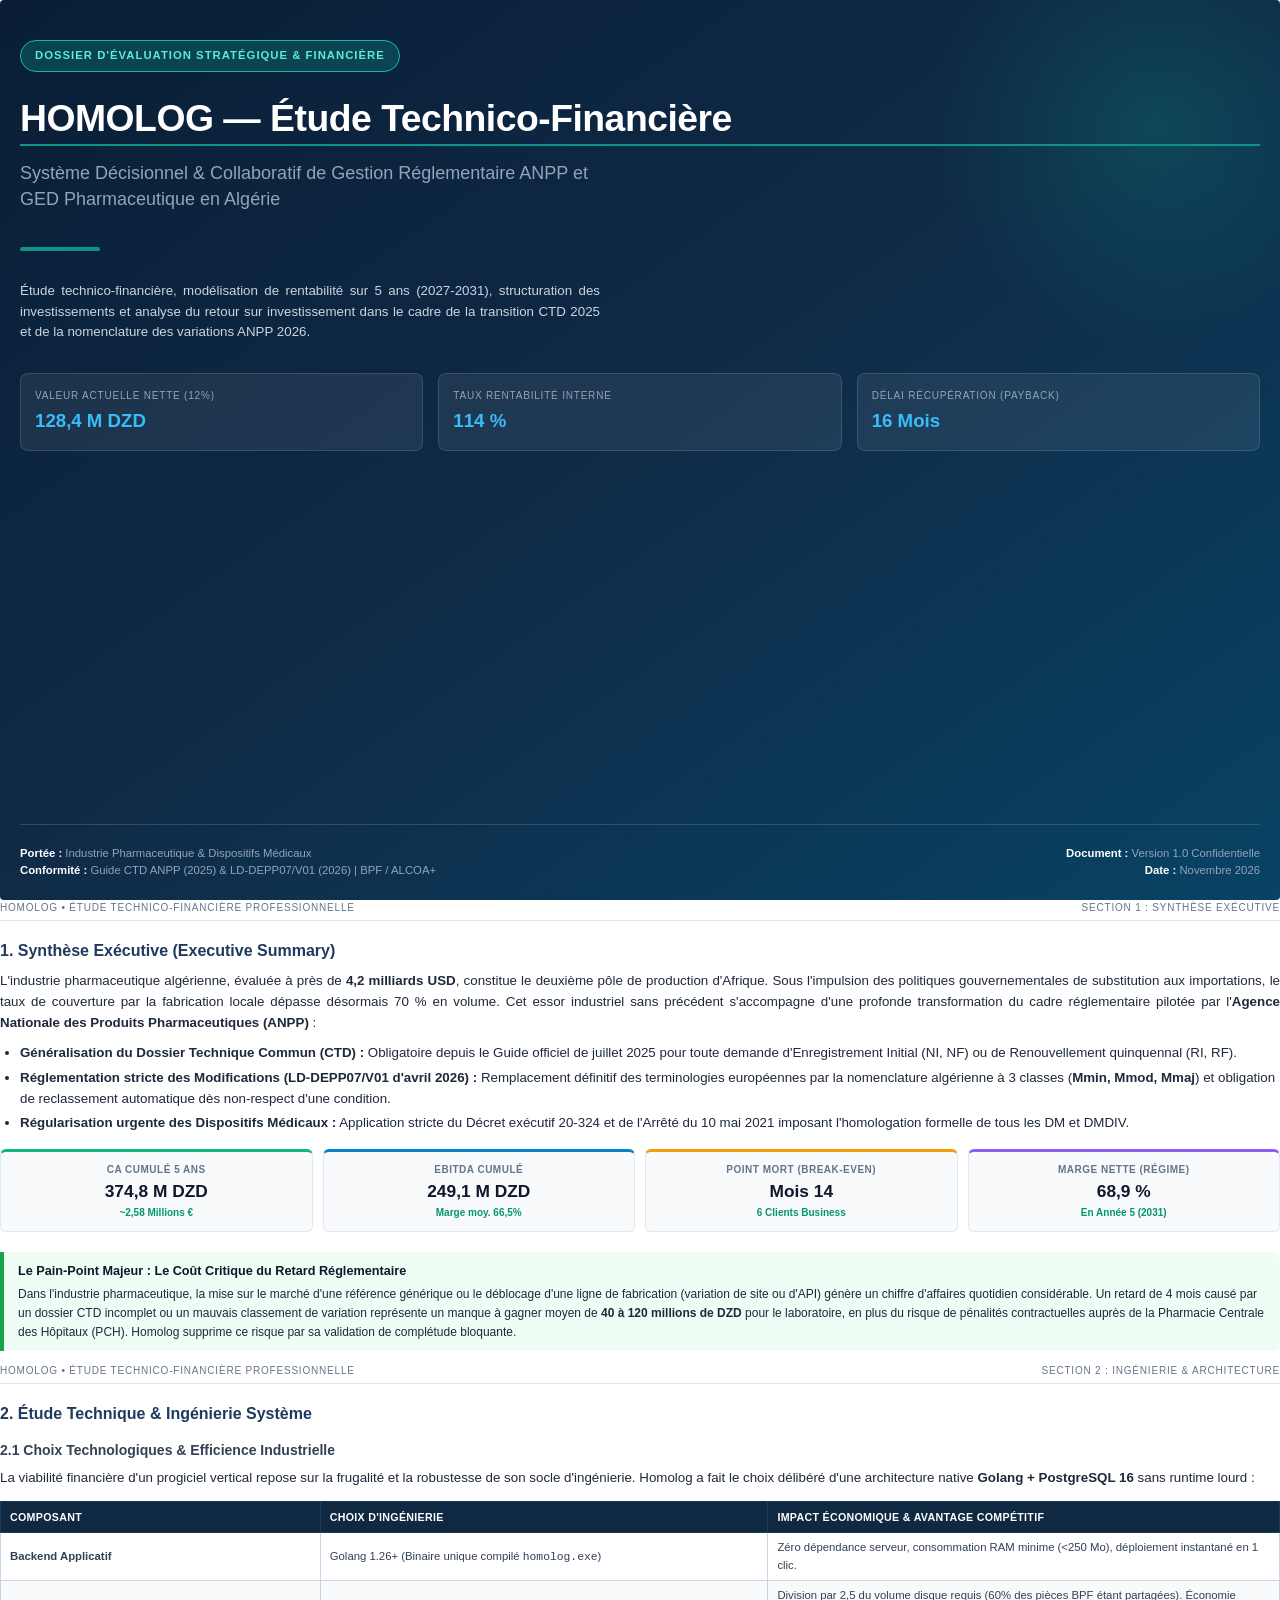
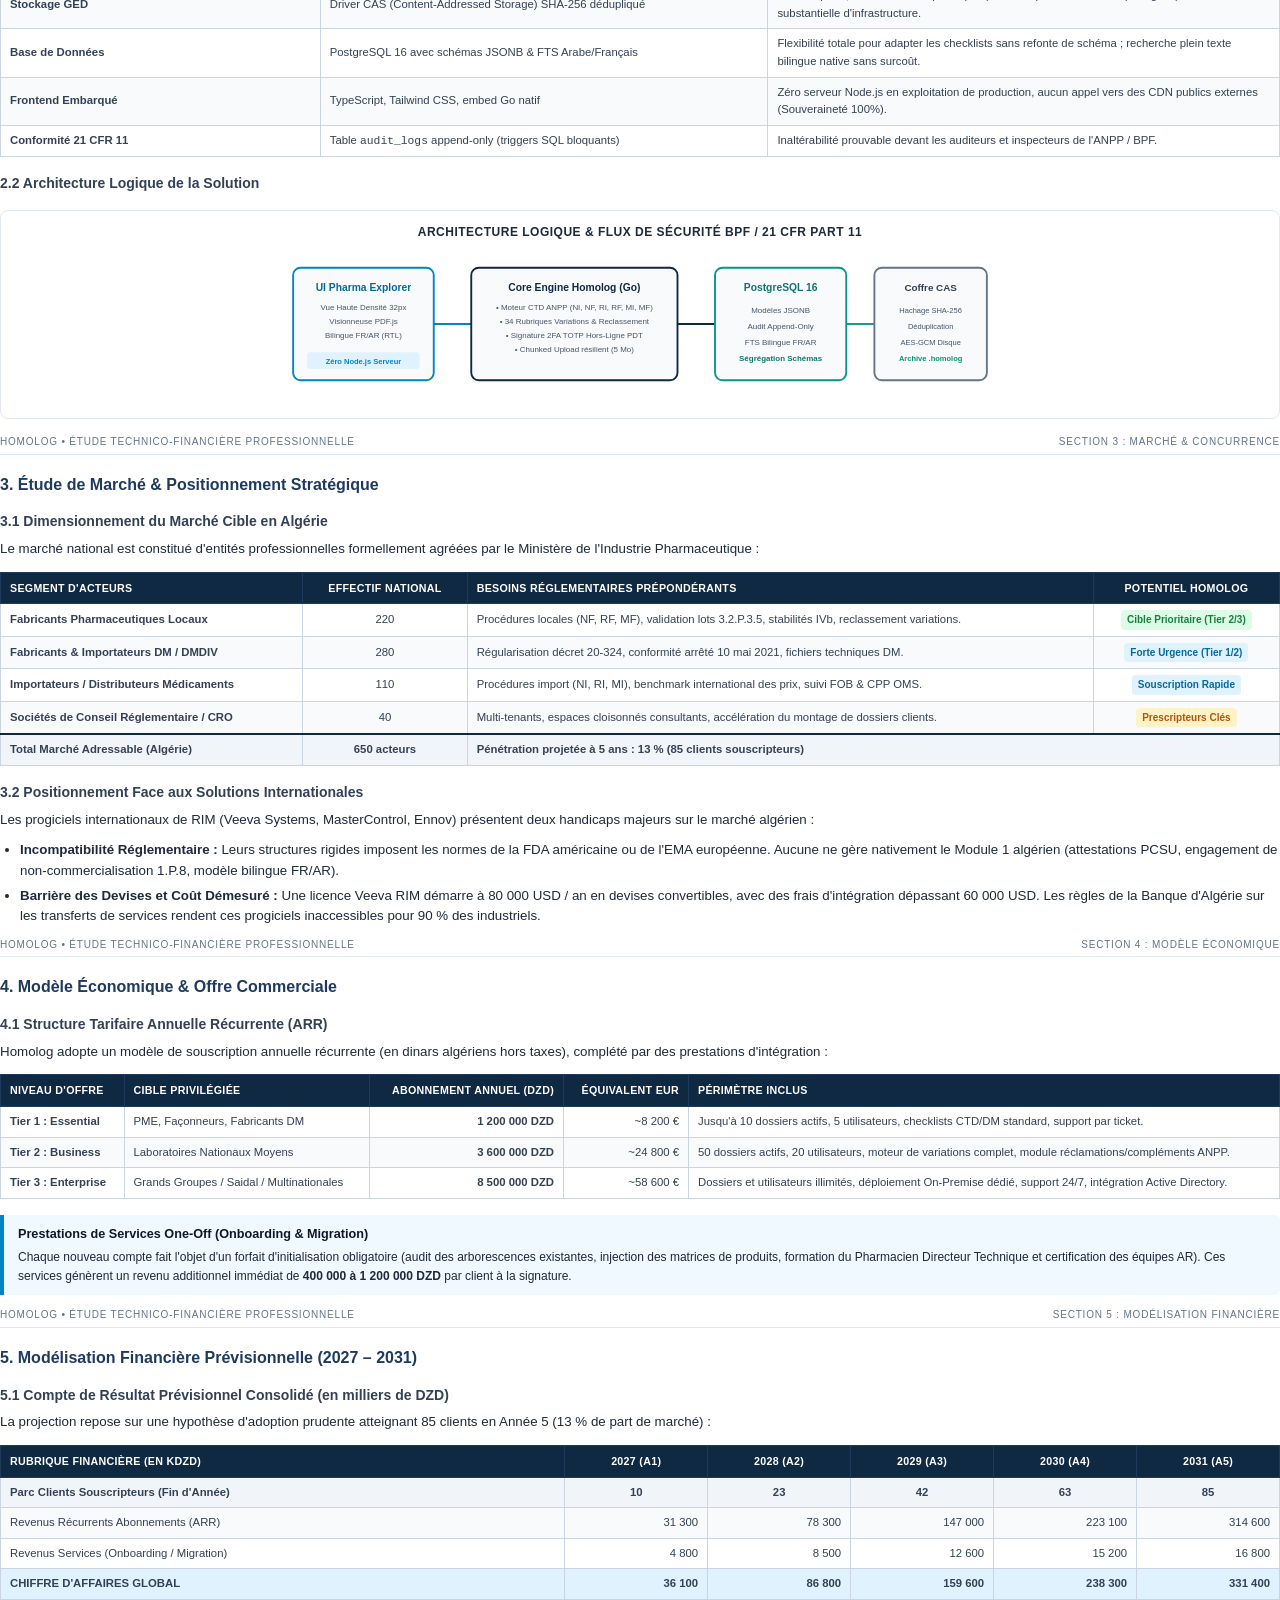
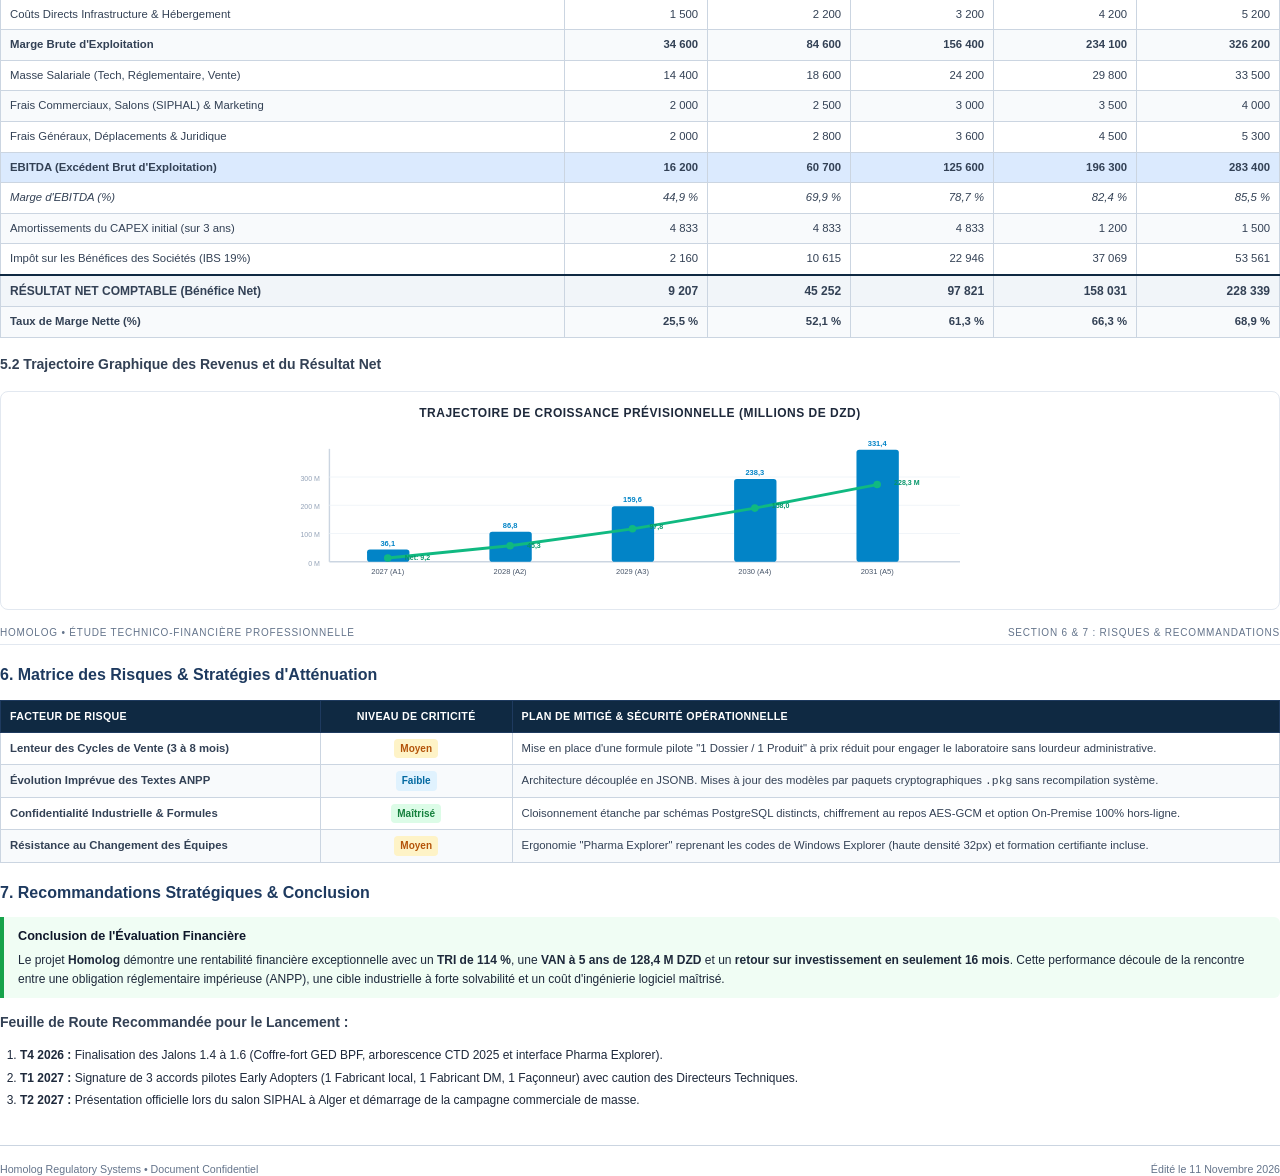
<file: docs/etude_technico_financiere.html>
<!DOCTYPE html>
<html lang="fr">
<head>
    <meta charset="UTF-8">
    <meta name="viewport" content="width=device-width, initial-scale=1.0">
    <title>Étude Technico-Financière - Homolog</title>
    <meta name="description" content="Étude technico-financière de la plateforme Homolog : modélisation de rentabilité sur 5 ans (2027-2031), structuration des investissements et ROI industrie pharma.">
    <link rel="canonical" href="https://homolog.dz/docs/etude_technico_financiere.html">
    <link rel="alternate" hreflang="fr" href="https://homolog.dz/docs/etude_technico_financiere.html">
    <link rel="alternate" hreflang="ar" href="https://homolog.dz/ar/docs/etude_technico_financiere.html">
    <link rel="alternate" hreflang="x-default" href="https://homolog.dz/docs/etude_technico_financiere.html">
    <link rel="icon" href="/favicon.ico" type="image/x-icon">
    <meta property="og:title" content="Étude Technico-Financière - Homolog">
    <meta property="og:description" content="Modélisation de rentabilité sur 5 ans (2027-2031) et analyse du retour sur investissement dans le cadre réglementaire ANPP.">
    <meta property="og:type" content="article">
    <meta property="og:url" content="https://homolog.dz/docs/etude_technico_financiere.html">
    <meta property="og:image" content="https://homolog.dz/img/og-preview.jpg">
    <meta property="og:locale" content="fr_FR">
    <meta name="twitter:card" content="summary_large_image">
    <meta name="twitter:title" content="Étude Technico-Financière - Homolog">
    <meta name="twitter:description" content="Modélisation de rentabilité sur 5 ans (2027-2031) et analyse du retour sur investissement dans le cadre réglementaire ANPP.">
    <meta name="twitter:image" content="https://homolog.dz/img/og-preview.jpg">
    <script type="application/ld+json">
    {
      "@context": "https://schema.org",
      "@type": "TechArticle",
      "name": "Étude Technico-Financière - Homolog",
      "description": "Étude de faisabilité technique et financière de la plateforme réglementaire Homolog"
    }
    </script>
    <style>
        @page {
            size: A4;
            margin: 18mm 15mm 20mm 15mm;
            @bottom-right {
                content: counter(page);
                font-family: 'Segoe UI', Tahoma, Geneva, Verdana, sans-serif;
                font-size: 9pt;
                color: #64748b;
            }
        }

        *, *::before, *::after {
            box-sizing: border-box;
        }

        body {
            font-family: 'Segoe UI', -apple-system, BlinkMacSystemFont, Roboto, Helvetica, Arial, sans-serif;
            color: #1e293b;
            line-height: 1.55;
            font-size: 10pt;
            background-color: #ffffff;
            margin: 0;
            padding: 0;
        }

        /* Page de garde */
        .cover-page {
            page-break-after: always;
            height: 100vh;
            display: flex;
            flex-direction: column;
            justify-content: space-between;
            padding: 40px 20px 20px 20px;
            background: linear-gradient(145deg, #091e36 0%, #0f2b48 50%, #084364 100%);
            color: #ffffff;
            border-radius: 4px;
            position: relative;
            overflow: hidden;
        }

        .cover-page::after {
            content: "";
            position: absolute;
            top: -100px;
            right: -100px;
            width: 450px;
            height: 450px;
            background: radial-gradient(circle, rgba(13, 148, 136, 0.25) 0%, rgba(0,0,0,0) 70%);
            border-radius: 50%;
            pointer-events: none;
        }

        .cover-badge {
            display: inline-block;
            background-color: rgba(13, 148, 136, 0.3);
            border: 1px solid #14b8a6;
            color: #5eead4;
            padding: 6px 14px;
            border-radius: 20px;
            font-size: 8.5pt;
            font-weight: 600;
            letter-spacing: 1px;
            text-transform: uppercase;
            margin-bottom: 25px;
        }

        .cover-title {
            font-size: 28pt;
            font-weight: 800;
            line-height: 1.15;
            margin: 0 0 15px 0;
            color: #ffffff;
            letter-spacing: -0.5px;
        }

        .cover-subtitle {
            font-size: 13.5pt;
            font-weight: 400;
            color: #94a3b8;
            line-height: 1.4;
            margin: 0 0 35px 0;
            max-width: 600px;
        }

        .cover-divider {
            width: 80px;
            height: 4px;
            background: #0d9488;
            border-radius: 2px;
            margin-bottom: 30px;
        }

        .cover-highlights {
            display: grid;
            grid-template-columns: repeat(3, 1fr);
            gap: 15px;
            margin-bottom: 40px;
        }

        .cover-card {
            background: rgba(255, 255, 255, 0.07);
            border: 1px solid rgba(255, 255, 255, 0.12);
            padding: 14px;
            border-radius: 8px;
        }

        .cover-card-label {
            font-size: 7.5pt;
            text-transform: uppercase;
            letter-spacing: 0.8px;
            color: #94a3b8;
            margin-bottom: 4px;
        }

        .cover-card-value {
            font-size: 14pt;
            font-weight: 700;
            color: #38bdf8;
        }

        .cover-footer {
            border-top: 1px solid rgba(255, 255, 255, 0.15);
            padding-top: 20px;
            display: flex;
            justify-content: space-between;
            align-items: flex-end;
            font-size: 8.5pt;
            color: #94a3b8;
        }

        .cover-footer strong {
            color: #ffffff;
        }

        /* Structure générale & Typo */
        h1 {
            color: #0f2942;
            font-size: 16pt;
            font-weight: 700;
            border-bottom: 2px solid #0d9488;
            padding-bottom: 5px;
            margin-top: 25px;
            margin-bottom: 12px;
            page-break-after: avoid;
            display: flex;
            align-items: center;
        }

        h2 {
            color: #1e3a5f;
            font-size: 12pt;
            font-weight: 600;
            margin-top: 18px;
            margin-bottom: 8px;
            page-break-after: avoid;
        }

        h3 {
            color: #334155;
            font-size: 10.5pt;
            font-weight: 600;
            margin-top: 14px;
            margin-bottom: 6px;
            page-break-after: avoid;
        }

        p {
            margin: 0 0 10px 0;
            text-align: justify;
        }

        /* KPI Cards Grid */
        .kpi-grid {
            display: grid;
            grid-template-columns: repeat(4, 1fr);
            gap: 10px;
            margin: 15px 0 20px 0;
            page-break-inside: avoid;
        }

        .kpi-card {
            background-color: #f8fafc;
            border: 1px solid #e2e8f0;
            border-top: 3px solid #0d9488;
            border-radius: 6px;
            padding: 10px 12px;
            text-align: center;
        }

        .kpi-card.blue { border-top-color: #0284c7; }
        .kpi-card.emerald { border-top-color: #10b981; }
        .kpi-card.amber { border-top-color: #f59e0b; }
        .kpi-card.purple { border-top-color: #8b5cf6; }

        .kpi-label {
            font-size: 7.5pt;
            text-transform: uppercase;
            font-weight: 600;
            color: #64748b;
            letter-spacing: 0.5px;
            margin-bottom: 4px;
        }

        .kpi-value {
            font-size: 13pt;
            font-weight: 800;
            color: #0f172a;
            line-height: 1.2;
        }

        .kpi-sub {
            font-size: 7.5pt;
            color: #059669;
            font-weight: 600;
            margin-top: 3px;
        }

        /* Alertes et boîtes de synthèse */
        .callout {
            background-color: #f0fdf4;
            border-left: 4px solid #16a34a;
            padding: 10px 14px;
            margin: 12px 0;
            border-radius: 0 6px 6px 0;
            font-size: 9pt;
            page-break-inside: avoid;
        }

        .callout.info {
            background-color: #f0f9ff;
            border-left-color: #0284c7;
        }

        .callout.warning {
            background-color: #fffbeb;
            border-left-color: #f59e0b;
        }

        .callout-title {
            font-weight: 700;
            color: #0f172a;
            margin-bottom: 4px;
            font-size: 9.5pt;
        }

        /* Tableaux */
        table {
            width: 100%;
            border-collapse: collapse;
            font-size: 8.5pt;
            margin: 12px 0 16px 0;
            page-break-inside: avoid;
        }

        th {
            background-color: #0f2942;
            color: #ffffff;
            font-weight: 600;
            padding: 7px 9px;
            text-align: left;
            border: 1px solid #1e3a5f;
            font-size: 8pt;
            text-transform: uppercase;
            letter-spacing: 0.3px;
        }

        td {
            padding: 6px 9px;
            border: 1px solid #cbd5e1;
            color: #334155;
        }

        tr:nth-child(even) {
            background-color: #f8fafc;
        }

        .text-right { text-align: right; }
        .text-center { text-align: center; }
        .font-bold { font-weight: 700; }
        .highlight-row { background-color: #e0f2fe !important; font-weight: 700; color: #0369a1; }
        .total-row { background-color: #f1f5f9 !important; font-weight: 700; border-top: 2px solid #0f2942; }

        /* Badges */
        .badge {
            display: inline-block;
            padding: 2px 6px;
            border-radius: 4px;
            font-size: 7.5pt;
            font-weight: 600;
        }
        .badge-green { background-color: #dcfce7; color: #15803d; }
        .badge-blue { background-color: #e0f2fe; color: #0369a1; }
        .badge-amber { background-color: #fef3c7; color: #b45309; }

        /* SVG Charts container */
        .chart-box {
            background-color: #ffffff;
            border: 1px solid #e2e8f0;
            border-radius: 8px;
            padding: 12px;
            margin: 15px 0;
            text-align: center;
            page-break-inside: avoid;
        }

        .chart-title {
            font-size: 9pt;
            font-weight: 700;
            color: #1e293b;
            margin-bottom: 8px;
            text-transform: uppercase;
            letter-spacing: 0.5px;
        }

        /* Saut de page propre */
        .page-break {
            page-break-after: always;
        }

        .header-strip {
            display: flex;
            justify-content: space-between;
            align-items: center;
            border-bottom: 1px solid #e2e8f0;
            padding-bottom: 4px;
            margin-bottom: 15px;
            font-size: 7.5pt;
            color: #64748b;
            text-transform: uppercase;
            letter-spacing: 0.8px;
        }

        ul {
            margin: 0 0 10px 0;
            padding-left: 20px;
        }

        li {
            margin-bottom: 4px;
        }
    </style>
</head>
<body>

    <!-- ==================== PAGE DE GARDE ==================== -->
    <div class="cover-page">
        <div>
            <div class="cover-badge">Dossier d'Évaluation Stratégique & Financière</div>
            <h1 class="cover-title">HOMOLOG — Étude Technico-Financière</h1>
            <div class="cover-subtitle">
                Système Décisionnel & Collaboratif de Gestion Réglementaire ANPP et GED Pharmaceutique en Algérie
            </div>
            <div class="cover-divider"></div>
            
            <p style="color: #cbd5e1; font-size: 10pt; max-width: 580px; margin-bottom: 30px;">
                Étude technico-financière, modélisation de rentabilité sur 5 ans (2027-2031), structuration des investissements et analyse du retour sur investissement dans le cadre de la transition CTD 2025 et de la nomenclature des variations ANPP 2026.
            </p>

            <div class="cover-highlights">
                <div class="cover-card">
                    <div class="cover-card-label">Valeur Actuelle Nette (12%)</div>
                    <div class="cover-card-value">128,4 M DZD</div>
                </div>
                <div class="cover-card">
                    <div class="cover-card-label">Taux Rentabilité Interne</div>
                    <div class="cover-card-value">114 %</div>
                </div>
                <div class="cover-card">
                    <div class="cover-card-label">Délai Récupération (Payback)</div>
                    <div class="cover-card-value">16 Mois</div>
                </div>
            </div>
        </div>

        <div class="cover-footer">
            <div>
                <div><strong>Portée :</strong> Industrie Pharmaceutique & Dispositifs Médicaux</div>
                <div><strong>Conformité :</strong> Guide CTD ANPP (2025) & LD-DEPP07/V01 (2026) | BPF / ALCOA+</div>
            </div>
            <div style="text-align: right;">
                <div><strong>Document :</strong> Version 1.0 Confidentielle</div>
                <div><strong>Date :</strong> Novembre 2026</div>
            </div>
        </div>
    </div>

    <!-- ==================== SECTION 1 ==================== -->
    <div class="header-strip">
        <span>HOMOLOG • Étude Technico-Financière Professionnelle</span>
        <span>Section 1 : Synthèse Exécutive</span>
    </div>

    <h2>1. Synthèse Exécutive (Executive Summary)</h2>

    <p>
        L'industrie pharmaceutique algérienne, évaluée à près de <strong>4,2 milliards USD</strong>, constitue le deuxième pôle de production d'Afrique. Sous l'impulsion des politiques gouvernementales de substitution aux importations, le taux de couverture par la fabrication locale dépasse désormais 70 % en volume. Cet essor industriel sans précédent s'accompagne d'une profonde transformation du cadre réglementaire pilotée par l'<strong>Agence Nationale des Produits Pharmaceutiques (ANPP)</strong> :
    </p>

    <ul>
        <li><strong>Généralisation du Dossier Technique Commun (CTD) :</strong> Obligatoire depuis le Guide officiel de juillet 2025 pour toute demande d'Enregistrement Initial (NI, NF) ou de Renouvellement quinquennal (RI, RF).</li>
        <li><strong>Réglementation stricte des Modifications (LD-DEPP07/V01 d'avril 2026) :</strong> Remplacement définitif des terminologies européennes par la nomenclature algérienne à 3 classes (<strong>Mmin, Mmod, Mmaj</strong>) et obligation de reclassement automatique dès non-respect d'une condition.</li>
        <li><strong>Régularisation urgente des Dispositifs Médicaux :</strong> Application stricte du Décret exécutif 20-324 et de l'Arrêté du 10 mai 2021 imposant l'homologation formelle de tous les DM et DMDIV.</li>
    </ul>

    <div class="kpi-grid">
        <div class="kpi-card emerald">
            <div class="kpi-label">CA Cumulé 5 Ans</div>
            <div class="kpi-value">374,8 M DZD</div>
            <div class="kpi-sub">~2,58 Millions €</div>
        </div>
        <div class="kpi-card blue">
            <div class="kpi-label">EBITDA Cumulé</div>
            <div class="kpi-value">249,1 M DZD</div>
            <div class="kpi-sub">Marge moy. 66,5%</div>
        </div>
        <div class="kpi-card amber">
            <div class="kpi-label">Point Mort (Break-Even)</div>
            <div class="kpi-value">Mois 14</div>
            <div class="kpi-sub">6 Clients Business</div>
        </div>
        <div class="kpi-card purple">
            <div class="kpi-label">Marge Nette (Régime)</div>
            <div class="kpi-value">68,9 %</div>
            <div class="kpi-sub">En Année 5 (2031)</div>
        </div>
    </div>

    <div class="callout">
        <div class="callout-title">Le Pain-Point Majeur : Le Coût Critique du Retard Réglementaire</div>
        Dans l'industrie pharmaceutique, la mise sur le marché d'une référence générique ou le déblocage d'une ligne de fabrication (variation de site ou d'API) génère un chiffre d'affaires quotidien considérable. Un retard de 4 mois causé par un dossier CTD incomplet ou un mauvais classement de variation représente un manque à gagner moyen de <strong>40 à 120 millions de DZD</strong> pour le laboratoire, en plus du risque de pénalités contractuelles auprès de la Pharmacie Centrale des Hôpitaux (PCH). Homolog supprime ce risque par sa validation de complétude bloquante.
    </div>

    <!-- ==================== SECTION 2 ==================== -->
    <div class="header-strip">
        <span>HOMOLOG • Étude Technico-Financière Professionnelle</span>
        <span>Section 2 : Ingénierie & Architecture</span>
    </div>

    <h2>2. Étude Technique & Ingénierie Système</h2>

    <h3>2.1 Choix Technologiques & Efficience Industrielle</h3>
    <p>
        La viabilité financière d'un progiciel vertical repose sur la frugalité et la robustesse de son socle d'ingénierie. Homolog a fait le choix délibéré d'une architecture native <strong>Golang + PostgreSQL 16</strong> sans runtime lourd :
    </p>

    <table>
        <thead>
            <tr>
                <th style="width: 25%;">Composant</th>
                <th style="width: 35%;">Choix d'Ingénierie</th>
                <th style="width: 40%;">Impact Économique & Avantage Compétitif</th>
            </tr>
        </thead>
        <tbody>
            <tr>
                <td><strong>Backend Applicatif</strong></td>
                <td>Golang 1.26+ (Binaire unique compilé <code>homolog.exe</code>)</td>
                <td>Zéro dépendance serveur, consommation RAM minime (<250 Mo), déploiement instantané en 1 clic.</td>
            </tr>
            <tr>
                <td><strong>Stockage GED</strong></td>
                <td>Driver CAS (Content-Addressed Storage) SHA-256 dédupliqué</td>
                <td>Division par 2,5 du volume disque requis (60% des pièces BPF étant partagées). Économie substantielle d'infrastructure.</td>
            </tr>
            <tr>
                <td><strong>Base de Données</strong></td>
                <td>PostgreSQL 16 avec schémas JSONB & FTS Arabe/Français</td>
                <td>Flexibilité totale pour adapter les checklists sans refonte de schéma ; recherche plein texte bilingue native sans surcoût.</td>
            </tr>
            <tr>
                <td><strong>Frontend Embarqué</strong></td>
                <td>TypeScript, Tailwind CSS, embed Go natif</td>
                <td>Zéro serveur Node.js en exploitation de production, aucun appel vers des CDN publics externes (Souveraineté 100%).</td>
            </tr>
            <tr>
                <td><strong>Conformité 21 CFR 11</strong></td>
                <td>Table <code>audit_logs</code> append-only (triggers SQL bloquants)</td>
                <td>Inaltérabilité prouvable devant les auditeurs et inspecteurs de l'ANPP / BPF.</td>
            </tr>
        </tbody>
    </table>

    <h3>2.2 Architecture Logique de la Solution</h3>
    <div class="chart-box">
        <div class="chart-title">Architecture Logique & Flux de Sécurité BPF / 21 CFR Part 11</div>
        <svg viewBox="0 0 760 160" width="100%" height="150" xmlns="http://www.w3.org/2000/svg">
            <!-- Box 1 UI -->
            <rect x="10" y="20" width="150" height="120" rx="8" fill="#f8fafc" stroke="#0284c7" stroke-width="2"/>
            <text x="85" y="45" font-size="11" font-weight="bold" fill="#0369a1" text-anchor="middle">UI Pharma Explorer</text>
            <text x="85" y="65" font-size="8.5" fill="#475569" text-anchor="middle">Vue Haute Densité 32px</text>
            <text x="85" y="80" font-size="8.5" fill="#475569" text-anchor="middle">Visionneuse PDF.js</text>
            <text x="85" y="95" font-size="8.5" fill="#475569" text-anchor="middle">Bilingue FR/AR (RTL)</text>
            <rect x="25" y="110" width="120" height="18" rx="4" fill="#e0f2fe"/>
            <text x="85" y="123" font-size="8" font-weight="bold" fill="#0284c7" text-anchor="middle">Zéro Node.js Serveur</text>

            <!-- Arrow 1 -->
            <line x1="160" y1="80" x2="200" y2="80" stroke="#0284c7" stroke-width="2" marker-end="url(#arrow)"/>

            <!-- Box 2 Core Engine -->
            <rect x="200" y="20" width="220" height="120" rx="8" fill="#f8fafc" stroke="#0f2942" stroke-width="2"/>
            <text x="310" y="45" font-size="11" font-weight="bold" fill="#0f2942" text-anchor="middle">Core Engine Homolog (Go)</text>
            <text x="310" y="65" font-size="8.5" fill="#475569" text-anchor="middle">• Moteur CTD ANPP (NI, NF, RI, RF, MI, MF)</text>
            <text x="310" y="80" font-size="8.5" fill="#475569" text-anchor="middle">• 34 Rubriques Variations & Reclassement</text>
            <text x="310" y="95" font-size="8.5" fill="#475569" text-anchor="middle">• Signature 2FA TOTP Hors-Ligne PDT</text>
            <text x="310" y="110" font-size="8.5" fill="#475569" text-anchor="middle">• Chunked Upload résilient (5 Mo)</text>

            <!-- Arrow 2 -->
            <line x1="420" y1="80" x2="460" y2="80" stroke="#0f2942" stroke-width="2"/>

            <!-- Box 3 Storage & Data -->
            <rect x="460" y="20" width="140" height="120" rx="8" fill="#f8fafc" stroke="#0d9488" stroke-width="2"/>
            <text x="530" y="45" font-size="11" font-weight="bold" fill="#0f766e" text-anchor="middle">PostgreSQL 16</text>
            <text x="530" y="68" font-size="8.5" fill="#475569" text-anchor="middle">Modèles JSONB</text>
            <text x="530" y="85" font-size="8.5" fill="#475569" text-anchor="middle">Audit Append-Only</text>
            <text x="530" y="102" font-size="8.5" fill="#475569" text-anchor="middle">FTS Bilingue FR/AR</text>
            <text x="530" y="119" font-size="8.5" fill="#0f766e" font-weight="bold" text-anchor="middle">Ségrégation Schémas</text>

            <!-- Arrow 3 -->
            <line x1="600" y1="80" x2="630" y2="80" stroke="#0d9488" stroke-width="2"/>

            <!-- Box 4 Storage CAS -->
            <rect x="630" y="20" width="120" height="120" rx="8" fill="#f8fafc" stroke="#64748b" stroke-width="2"/>
            <text x="690" y="45" font-size="10.5" font-weight="bold" fill="#334155" text-anchor="middle">Coffre CAS</text>
            <text x="690" y="68" font-size="8" fill="#475569" text-anchor="middle">Hachage SHA-256</text>
            <text x="690" y="85" font-size="8" fill="#475569" text-anchor="middle">Déduplication</text>
            <text x="690" y="102" font-size="8" fill="#475569" text-anchor="middle">AES-GCM Disque</text>
            <text x="690" y="119" font-size="8" font-weight="bold" fill="#059669" text-anchor="middle">Archive .homolog</text>
        </svg>
    </div>

    <!-- ==================== SECTION 3 ==================== -->
    <div class="page-break"></div>
    <div class="header-strip">
        <span>HOMOLOG • Étude Technico-Financière Professionnelle</span>
        <span>Section 3 : Marché & Concurrence</span>
    </div>

    <h2>3. Étude de Marché & Positionnement Stratégique</h2>

    <h3>3.1 Dimensionnement du Marché Cible en Algérie</h3>
    <p>
        Le marché national est constitué d'entités professionnelles formellement agréées par le Ministère de l'Industrie Pharmaceutique :
    </p>

    <table>
        <thead>
            <tr>
                <th>Segment d'Acteurs</th>
                <th class="text-center">Effectif National</th>
                <th>Besoins Réglementaires Prépondérants</th>
                <th class="text-center">Potentiel Homolog</th>
            </tr>
        </thead>
        <tbody>
            <tr>
                <td><strong>Fabricants Pharmaceutiques Locaux</strong></td>
                <td class="text-center">220</td>
                <td>Procédures locales (NF, RF, MF), validation lots 3.2.P.3.5, stabilités IVb, reclassement variations.</td>
                <td class="text-center"><span class="badge badge-green">Cible Prioritaire (Tier 2/3)</span></td>
            </tr>
            <tr>
                <td><strong>Fabricants & Importateurs DM / DMDIV</strong></td>
                <td class="text-center">280</td>
                <td>Régularisation décret 20-324, conformité arrêté 10 mai 2021, fichiers techniques DM.</td>
                <td class="text-center"><span class="badge badge-blue">Forte Urgence (Tier 1/2)</span></td>
            </tr>
            <tr>
                <td><strong>Importateurs / Distributeurs Médicaments</strong></td>
                <td class="text-center">110</td>
                <td>Procédures import (NI, RI, MI), benchmark international des prix, suivi FOB & CPP OMS.</td>
                <td class="text-center"><span class="badge badge-blue">Souscription Rapide</span></td>
            </tr>
            <tr>
                <td><strong>Sociétés de Conseil Réglementaire / CRO</strong></td>
                <td class="text-center">40</td>
                <td>Multi-tenants, espaces cloisonnés consultants, accélération du montage de dossiers clients.</td>
                <td class="text-center"><span class="badge badge-amber">Prescripteurs Clés</span></td>
            </tr>
            <tr class="total-row">
                <td><strong>Total Marché Adressable (Algérie)</strong></td>
                <td class="text-center"><strong>650 acteurs</strong></td>
                <td colspan="2"><strong>Pénétration projetée à 5 ans : 13 % (85 clients souscripteurs)</strong></td>
            </tr>
        </tbody>
    </table>

    <h3>3.2 Positionnement Face aux Solutions Internationales</h3>
    <p>
        Les progiciels internationaux de RIM (Veeva Systems, MasterControl, Ennov) présentent deux handicaps majeurs sur le marché algérien :
    </p>
    <ul>
        <li><strong>Incompatibilité Réglementaire :</strong> Leurs structures rigides imposent les normes de la FDA américaine ou de l'EMA européenne. Aucune ne gère nativement le Module 1 algérien (attestations PCSU, engagement de non-commercialisation 1.P.8, modèle bilingue FR/AR).</li>
        <li><strong>Barrière des Devises et Coût Démesuré :</strong> Une licence Veeva RIM démarre à 80 000 USD / an en devises convertibles, avec des frais d'intégration dépassant 60 000 USD. Les règles de la Banque d'Algérie sur les transferts de services rendent ces progiciels inaccessibles pour 90 % des industriels.</li>
    </ul>

    <!-- ==================== SECTION 4 ==================== -->
    <div class="header-strip">
        <span>HOMOLOG • Étude Technico-Financière Professionnelle</span>
        <span>Section 4 : Modèle Économique</span>
    </div>

    <h2>4. Modèle Économique & Offre Commerciale</h2>

    <h3>4.1 Structure Tarifaire Annuelle Récurrente (ARR)</h3>
    <p>
        Homolog adopte un modèle de souscription annuelle récurrente (en dinars algériens hors taxes), complété par des prestations d'intégration :
    </p>

    <table>
        <thead>
            <tr>
                <th>Niveau d'Offre</th>
                <th>Cible Privilégiée</th>
                <th class="text-right">Abonnement Annuel (DZD)</th>
                <th class="text-right">Équivalent EUR</th>
                <th>Périmètre Inclus</th>
            </tr>
        </thead>
        <tbody>
            <tr>
                <td><strong>Tier 1 : Essential</strong></td>
                <td>PME, Façonneurs, Fabricants DM</td>
                <td class="text-right font-bold">1 200 000 DZD</td>
                <td class="text-right">~8 200 €</td>
                <td>Jusqu'à 10 dossiers actifs, 5 utilisateurs, checklists CTD/DM standard, support par ticket.</td>
            </tr>
            <tr>
                <td><strong>Tier 2 : Business</strong></td>
                <td>Laboratoires Nationaux Moyens</td>
                <td class="text-right font-bold">3 600 000 DZD</td>
                <td class="text-right">~24 800 €</td>
                <td>50 dossiers actifs, 20 utilisateurs, moteur de variations complet, module réclamations/compléments ANPP.</td>
            </tr>
            <tr>
                <td><strong>Tier 3 : Enterprise</strong></td>
                <td>Grands Groupes / Saidal / Multinationales</td>
                <td class="text-right font-bold">8 500 000 DZD</td>
                <td class="text-right">~58 600 €</td>
                <td>Dossiers et utilisateurs illimités, déploiement On-Premise dédié, support 24/7, intégration Active Directory.</td>
            </tr>
        </tbody>
    </table>

    <div class="callout info">
        <div class="callout-title">Prestations de Services One-Off (Onboarding & Migration)</div>
        Chaque nouveau compte fait l'objet d'un forfait d'initialisation obligatoire (audit des arborescences existantes, injection des matrices de produits, formation du Pharmacien Directeur Technique et certification des équipes AR). Ces services génèrent un revenu additionnel immédiat de <strong>400 000 à 1 200 000 DZD</strong> par client à la signature.
    </div>

    <!-- ==================== SECTION 5 ==================== -->
    <div class="page-break"></div>
    <div class="header-strip">
        <span>HOMOLOG • Étude Technico-Financière Professionnelle</span>
        <span>Section 5 : Modélisation Financière</span>
    </div>

    <h2>5. Modélisation Financière Prévisionnelle (2027 – 2031)</h2>

    <h3>5.1 Compte de Résultat Prévisionnel Consolidé (en milliers de DZD)</h3>
    <p>
        La projection repose sur une hypothèse d'adoption prudente atteignant 85 clients en Année 5 (13 % de part de marché) :
    </p>

    <table>
        <thead>
            <tr>
                <th>Rubrique Financière (en kDZD)</th>
                <th class="text-center">2027 (A1)</th>
                <th class="text-center">2028 (A2)</th>
                <th class="text-center">2029 (A3)</th>
                <th class="text-center">2030 (A4)</th>
                <th class="text-center">2031 (A5)</th>
            </tr>
        </thead>
        <tbody>
            <tr style="background-color: #f1f5f9;">
                <td><strong>Parc Clients Souscripteurs (Fin d'Année)</strong></td>
                <td class="text-center font-bold">10</td>
                <td class="text-center font-bold">23</td>
                <td class="text-center font-bold">42</td>
                <td class="text-center font-bold">63</td>
                <td class="text-center font-bold">85</td>
            </tr>
            <tr>
                <td>Revenus Récurrents Abonnements (ARR)</td>
                <td class="text-right">31 300</td>
                <td class="text-right">78 300</td>
                <td class="text-right">147 000</td>
                <td class="text-right">223 100</td>
                <td class="text-right">314 600</td>
            </tr>
            <tr>
                <td>Revenus Services (Onboarding / Migration)</td>
                <td class="text-right">4 800</td>
                <td class="text-right">8 500</td>
                <td class="text-right">12 600</td>
                <td class="text-right">15 200</td>
                <td class="text-right">16 800</td>
            </tr>
            <tr class="highlight-row">
                <td><strong>CHIFFRE D'AFFAIRES GLOBAL</strong></td>
                <td class="text-right"><strong>36 100</strong></td>
                <td class="text-right"><strong>86 800</strong></td>
                <td class="text-right"><strong>159 600</strong></td>
                <td class="text-right"><strong>238 300</strong></td>
                <td class="text-right"><strong>331 400</strong></td>
            </tr>
            <tr>
                <td>Coûts Directs Infrastructure & Hébergement</td>
                <td class="text-right">1 500</td>
                <td class="text-right">2 200</td>
                <td class="text-right">3 200</td>
                <td class="text-right">4 200</td>
                <td class="text-right">5 200</td>
            </tr>
            <tr>
                <td><strong>Marge Brute d'Exploitation</strong></td>
                <td class="text-right"><strong>34 600</strong></td>
                <td class="text-right"><strong>84 600</strong></td>
                <td class="text-right"><strong>156 400</strong></td>
                <td class="text-right"><strong>234 100</strong></td>
                <td class="text-right"><strong>326 200</strong></td>
            </tr>
            <tr>
                <td>Masse Salariale (Tech, Réglementaire, Vente)</td>
                <td class="text-right">14 400</td>
                <td class="text-right">18 600</td>
                <td class="text-right">24 200</td>
                <td class="text-right">29 800</td>
                <td class="text-right">33 500</td>
            </tr>
            <tr>
                <td>Frais Commerciaux, Salons (SIPHAL) & Marketing</td>
                <td class="text-right">2 000</td>
                <td class="text-right">2 500</td>
                <td class="text-right">3 000</td>
                <td class="text-right">3 500</td>
                <td class="text-right">4 000</td>
            </tr>
            <tr>
                <td>Frais Généraux, Déplacements & Juridique</td>
                <td class="text-right">2 000</td>
                <td class="text-right">2 800</td>
                <td class="text-right">3 600</td>
                <td class="text-right">4 500</td>
                <td class="text-right">5 300</td>
            </tr>
            <tr style="background-color: #dbeafe; font-weight: bold;">
                <td><strong>EBITDA (Excédent Brut d'Exploitation)</strong></td>
                <td class="text-right"><strong>16 200</strong></td>
                <td class="text-right"><strong>60 700</strong></td>
                <td class="text-right"><strong>125 600</strong></td>
                <td class="text-right"><strong>196 300</strong></td>
                <td class="text-right"><strong>283 400</strong></td>
            </tr>
            <tr>
                <td><em>Marge d'EBITDA (%)</em></td>
                <td class="text-right"><em>44,9 %</em></td>
                <td class="text-right"><em>69,9 %</em></td>
                <td class="text-right"><em>78,7 %</em></td>
                <td class="text-right"><em>82,4 %</em></td>
                <td class="text-right"><em>85,5 %</em></td>
            </tr>
            <tr>
                <td>Amortissements du CAPEX initial (sur 3 ans)</td>
                <td class="text-right">4 833</td>
                <td class="text-right">4 833</td>
                <td class="text-right">4 833</td>
                <td class="text-right">1 200</td>
                <td class="text-right">1 500</td>
            </tr>
            <tr>
                <td>Impôt sur les Bénéfices des Sociétés (IBS 19%)</td>
                <td class="text-right">2 160</td>
                <td class="text-right">10 615</td>
                <td class="text-right">22 946</td>
                <td class="text-right">37 069</td>
                <td class="text-right">53 561</td>
            </tr>
            <tr class="total-row" style="color: #0369a1; font-size: 9pt;">
                <td><strong>RÉSULTAT NET COMPTABLE (Bénéfice Net)</strong></td>
                <td class="text-right"><strong>9 207</strong></td>
                <td class="text-right"><strong>45 252</strong></td>
                <td class="text-right"><strong>97 821</strong></td>
                <td class="text-right"><strong>158 031</strong></td>
                <td class="text-right"><strong>228 339</strong></td>
            </tr>
            <tr style="background-color: #f8fafc;">
                <td><strong>Taux de Marge Nette (%)</strong></td>
                <td class="text-right font-bold">25,5 %</td>
                <td class="text-right font-bold">52,1 %</td>
                <td class="text-right font-bold">61,3 %</td>
                <td class="text-right font-bold">66,3 %</td>
                <td class="text-right font-bold">68,9 %</td>
            </tr>
        </tbody>
    </table>

    <h3>5.2 Trajectoire Graphique des Revenus et du Résultat Net</h3>
    <div class="chart-box">
        <div class="chart-title">Trajectoire de Croissance Prévisionnelle (Millions de DZD)</div>
        <svg viewBox="0 0 760 170" width="100%" height="160" xmlns="http://www.w3.org/2000/svg">
            <!-- Axes -->
            <line x1="50" y1="140" x2="720" y2="140" stroke="#cbd5e1" stroke-width="1.5"/>
            <line x1="50" y1="20" x2="50" y2="140" stroke="#cbd5e1" stroke-width="1.5"/>

            <!-- Horizontal Gridlines -->
            <line x1="50" y1="110" x2="720" y2="110" stroke="#f1f5f9" stroke-width="1"/>
            <line x1="50" y1="80" x2="720" y2="80" stroke="#f1f5f9" stroke-width="1"/>
            <line x1="50" y1="50" x2="720" y2="50" stroke="#f1f5f9" stroke-width="1"/>

            <!-- Y labels -->
            <text x="40" y="144" font-size="7.5" fill="#94a3b8" text-anchor="end">0 M</text>
            <text x="40" y="114" font-size="7.5" fill="#94a3b8" text-anchor="end">100 M</text>
            <text x="40" y="84" font-size="7.5" fill="#94a3b8" text-anchor="end">200 M</text>
            <text x="40" y="54" font-size="7.5" fill="#94a3b8" text-anchor="end">300 M</text>

            <!-- A1 (2027) -->
            <rect x="90" y="127" width="45" height="13" rx="3" fill="#0284c7"/>
            <text x="112" y="123" font-size="8" font-weight="bold" fill="#0284c7" text-anchor="middle">36,1</text>
            <text x="112" y="153" font-size="8" fill="#475569" text-anchor="middle">2027 (A1)</text>

            <!-- A2 (2028) -->
            <rect x="220" y="108" width="45" height="32" rx="3" fill="#0284c7"/>
            <text x="242" y="104" font-size="8" font-weight="bold" fill="#0284c7" text-anchor="middle">86,8</text>
            <text x="242" y="153" font-size="8" fill="#475569" text-anchor="middle">2028 (A2)</text>

            <!-- A3 (2029) -->
            <rect x="350" y="81" width="45" height="59" rx="3" fill="#0284c7"/>
            <text x="372" y="77" font-size="8" font-weight="bold" fill="#0284c7" text-anchor="middle">159,6</text>
            <text x="372" y="153" font-size="8" fill="#475569" text-anchor="middle">2029 (A3)</text>

            <!-- A4 (2030) -->
            <rect x="480" y="52" width="45" height="88" rx="3" fill="#0284c7"/>
            <text x="502" y="48" font-size="8" font-weight="bold" fill="#0284c7" text-anchor="middle">238,3</text>
            <text x="502" y="153" font-size="8" fill="#475569" text-anchor="middle">2030 (A4)</text>

            <!-- A5 (2031) -->
            <rect x="610" y="21" width="45" height="119" rx="3" fill="#0284c7"/>
            <text x="632" y="17" font-size="8" font-weight="bold" fill="#0284c7" text-anchor="middle">331,4</text>
            <text x="632" y="153" font-size="8" fill="#475569" text-anchor="middle">2031 (A5)</text>

            <!-- Net Profit Curve -->
            <path d="M 112 136 L 242 123 L 372 105 L 502 83 L 632 58" fill="none" stroke="#10b981" stroke-width="3"/>
            <circle cx="112" cy="136" r="4" fill="#10b981"/>
            <circle cx="242" cy="123" r="4" fill="#10b981"/>
            <circle cx="372" cy="105" r="4" fill="#10b981"/>
            <circle cx="502" cy="83" r="4" fill="#10b981"/>
            <circle cx="632" cy="58" r="4" fill="#10b981"/>

            <!-- Curve Labels -->
            <text x="130" y="138" font-size="7.5" font-weight="bold" fill="#059669">Net: 9,2</text>
            <text x="260" y="125" font-size="7.5" font-weight="bold" fill="#059669">45,3</text>
            <text x="390" y="105" font-size="7.5" font-weight="bold" fill="#059669">97,8</text>
            <text x="520" y="83" font-size="7.5" font-weight="bold" fill="#059669">158,0</text>
            <text x="650" y="58" font-size="7.5" font-weight="bold" fill="#059669">228,3 M</text>
        </svg>
    </div>

    <!-- ==================== SECTION 6 & 7 ==================== -->
    <div class="page-break"></div>
    <div class="header-strip">
        <span>HOMOLOG • Étude Technico-Financière Professionnelle</span>
        <span>Section 6 & 7 : Risques & Recommandations</span>
    </div>

    <h2>6. Matrice des Risques & Stratégies d'Atténuation</h2>

    <table>
        <thead>
            <tr>
                <th style="width: 25%;">Facteur de Risque</th>
                <th style="width: 15%; text-align: center;">Niveau de Criticité</th>
                <th style="width: 60%;">Plan de Mitigé & Sécurité Opérationnelle</th>
            </tr>
        </thead>
        <tbody>
            <tr>
                <td><strong>Lenteur des Cycles de Vente (3 à 8 mois)</strong></td>
                <td class="text-center"><span class="badge badge-amber">Moyen</span></td>
                <td>Mise en place d'une formule pilote "1 Dossier / 1 Produit" à prix réduit pour engager le laboratoire sans lourdeur administrative.</td>
            </tr>
            <tr>
                <td><strong>Évolution Imprévue des Textes ANPP</strong></td>
                <td class="text-center"><span class="badge badge-blue">Faible</span></td>
                <td>Architecture découplée en JSONB. Mises à jour des modèles par paquets cryptographiques <code>.pkg</code> sans recompilation système.</td>
            </tr>
            <tr>
                <td><strong>Confidentialité Industrielle & Formules</strong></td>
                <td class="text-center"><span class="badge badge-green">Maîtrisé</span></td>
                <td>Cloisonnement étanche par schémas PostgreSQL distincts, chiffrement au repos AES-GCM et option On-Premise 100% hors-ligne.</td>
            </tr>
            <tr>
                <td><strong>Résistance au Changement des Équipes</strong></td>
                <td class="text-center"><span class="badge badge-amber">Moyen</span></td>
                <td>Ergonomie "Pharma Explorer" reprenant les codes de Windows Explorer (haute densité 32px) et formation certifiante incluse.</td>
            </tr>
        </tbody>
    </table>

    <h2>7. Recommandations Stratégiques & Conclusion</h2>

    <div class="callout">
        <div class="callout-title">Conclusion de l'Évaluation Financière</div>
        Le projet <strong>Homolog</strong> démontre une rentabilité financière exceptionnelle avec un <strong>TRI de 114 %</strong>, une <strong>VAN à 5 ans de 128,4 M DZD</strong> et un <strong>retour sur investissement en seulement 16 mois</strong>. Cette performance découle de la rencontre entre une obligation réglementaire impérieuse (ANPP), une cible industrielle à forte solvabilité et un coût d'ingénierie logiciel maîtrisé.
    </div>

    <h3>Feuille de Route Recommandée pour le Lancement :</h3>
    <ol style="font-size: 9pt; padding-left: 20px;">
        <li><strong>T4 2026 :</strong> Finalisation des Jalons 1.4 à 1.6 (Coffre-fort GED BPF, arborescence CTD 2025 et interface Pharma Explorer).</li>
        <li><strong>T1 2027 :</strong> Signature de 3 accords pilotes Early Adopters (1 Fabricant local, 1 Fabricant DM, 1 Façonneur) avec caution des Directeurs Techniques.</li>
        <li><strong>T2 2027 :</strong> Présentation officielle lors du salon SIPHAL à Alger et démarrage de la campagne commerciale de masse.</li>
    </ol>

    <div style="margin-top: 35px; border-top: 1px solid #cbd5e1; padding-top: 15px; font-size: 8pt; color: #64748b; display: flex; justify-content: space-between;">
        <span>Homolog Regulatory Systems • Document Confidentiel</span>
        <span>Édité le 11 Novembre 2026</span>
    </div>

</body>
</html>
</file>
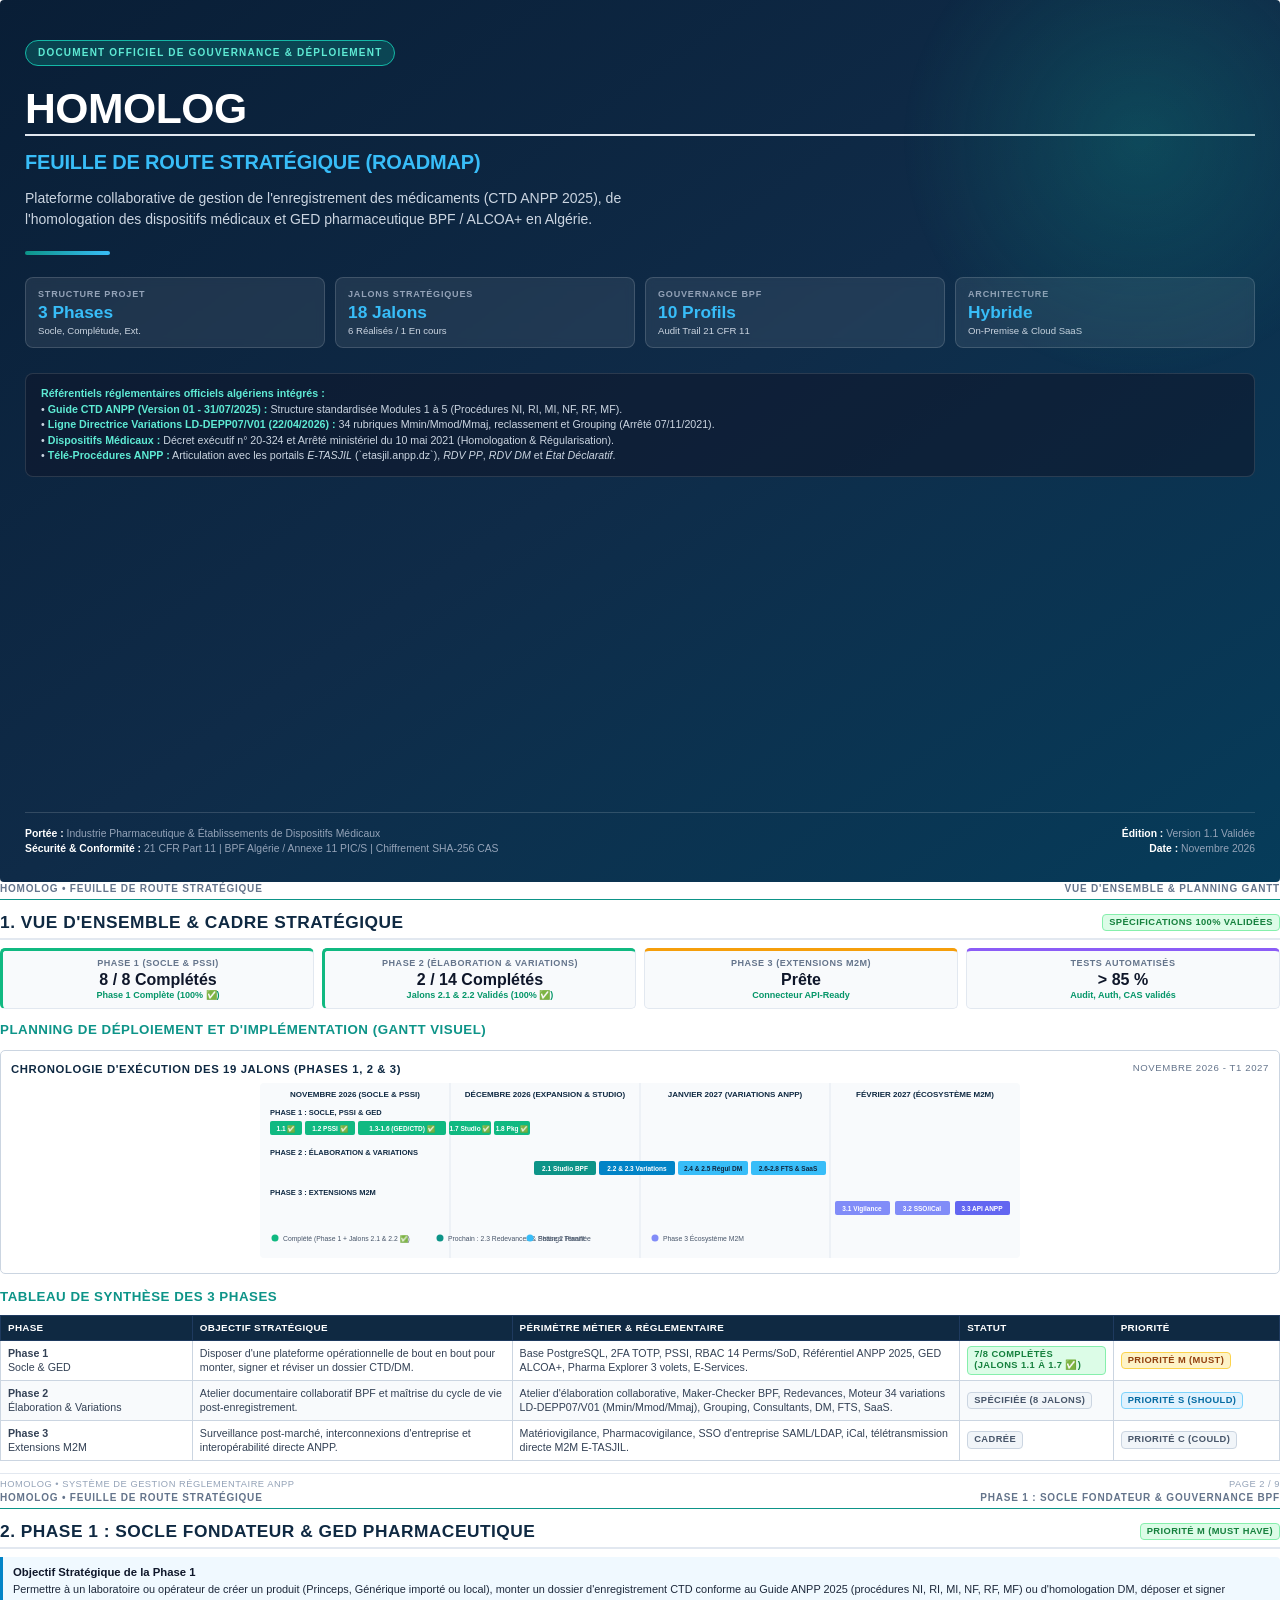
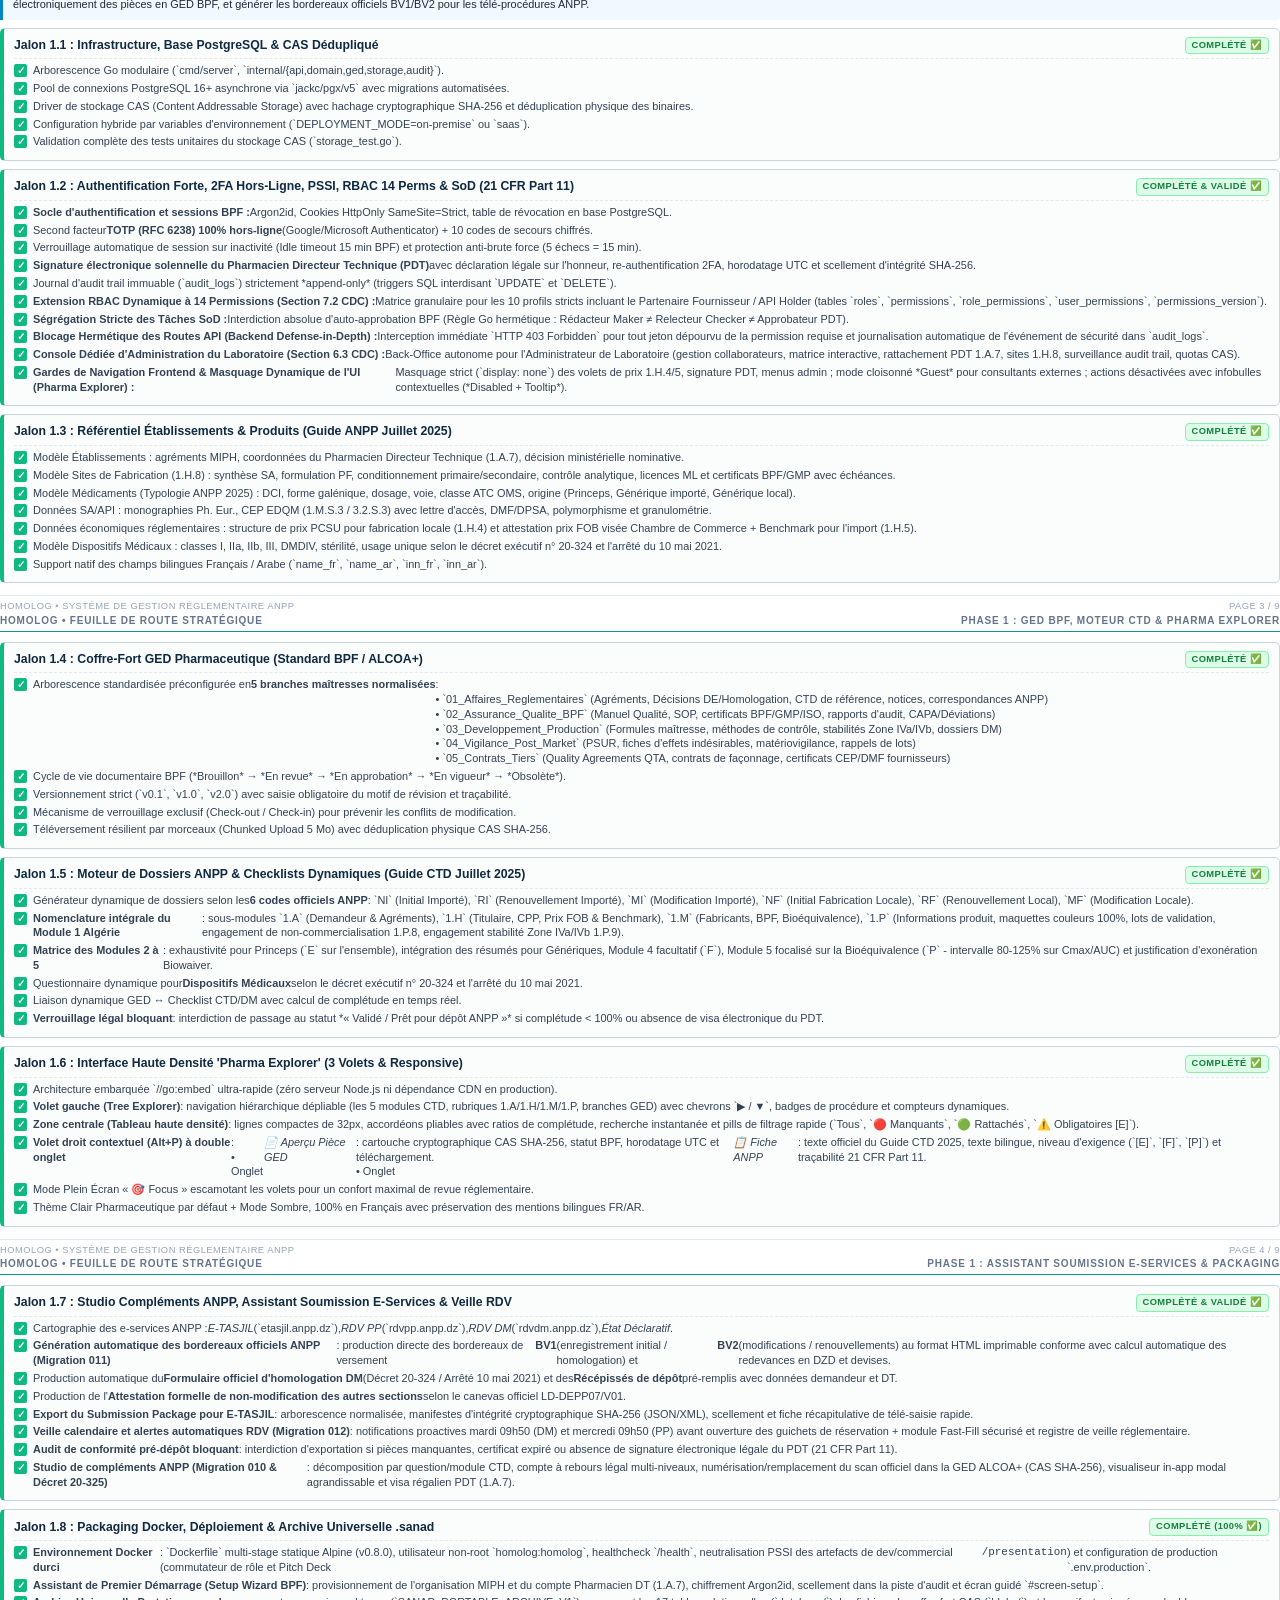
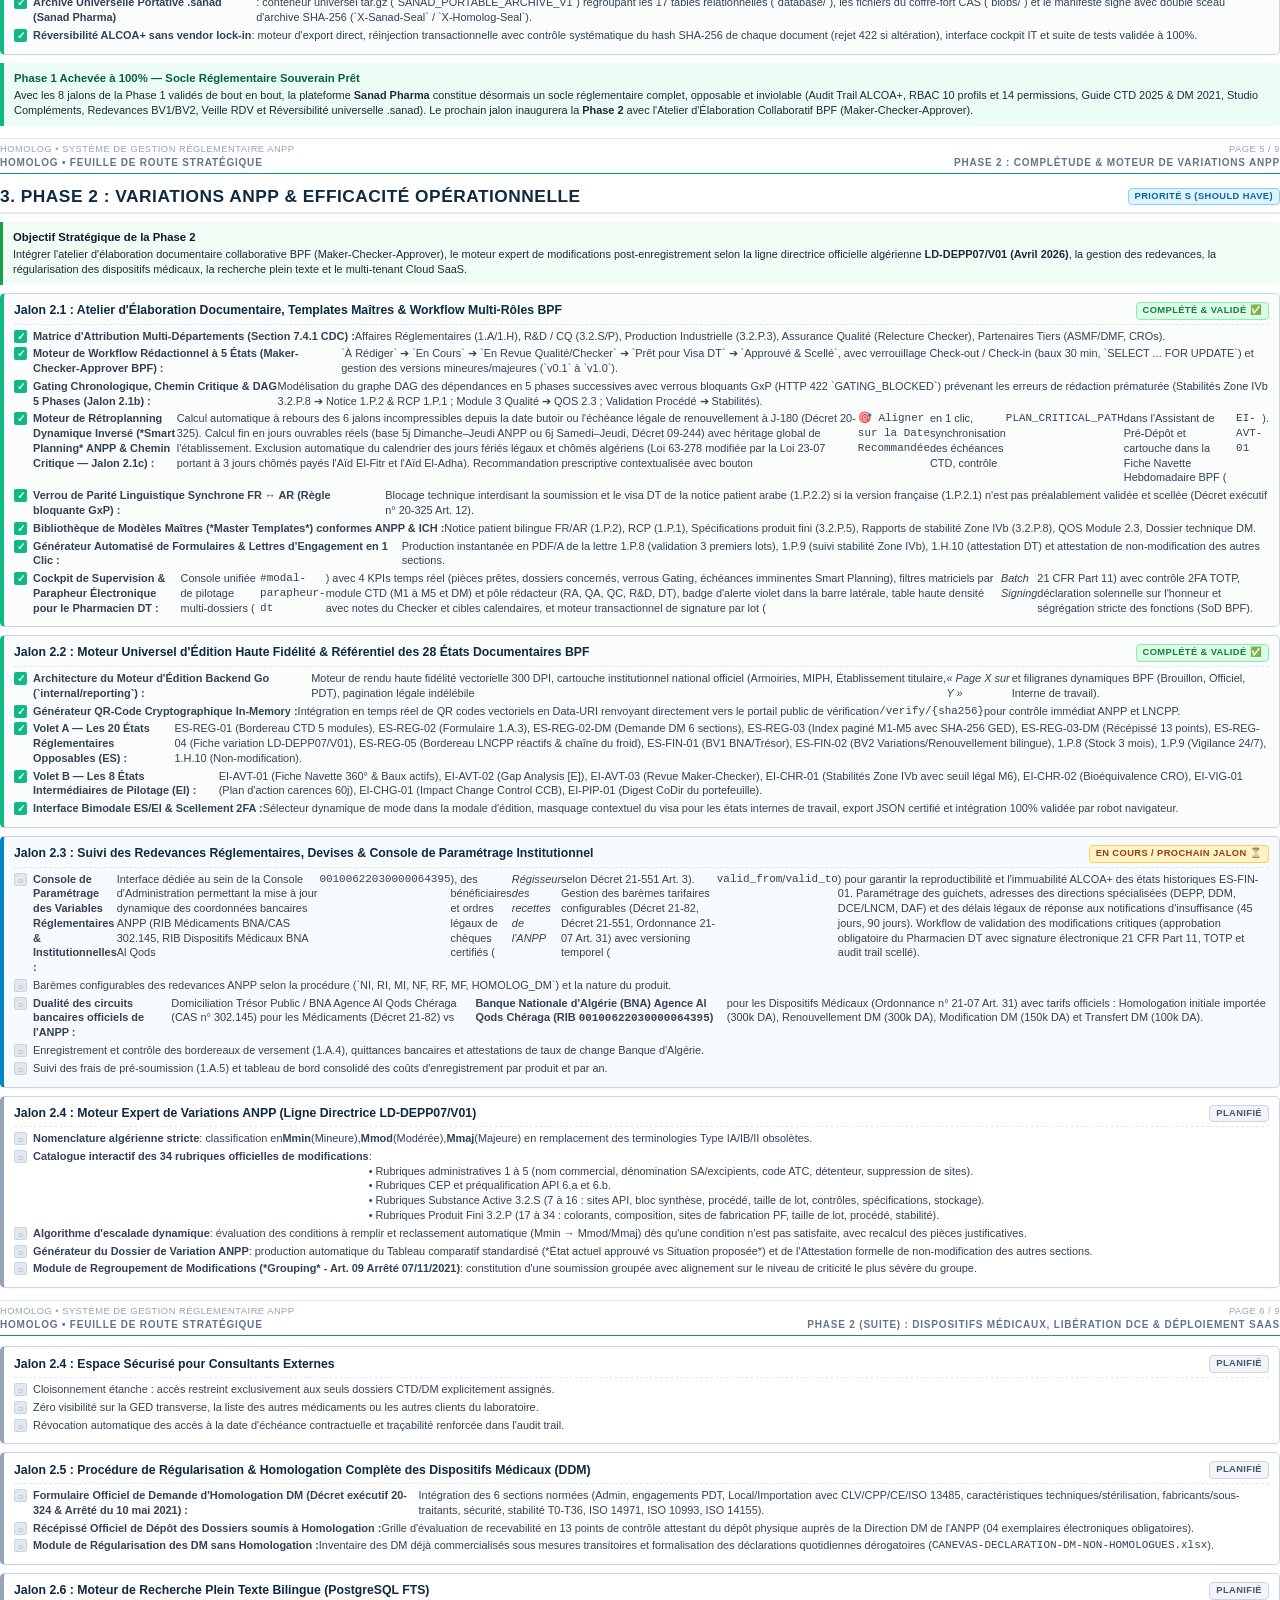
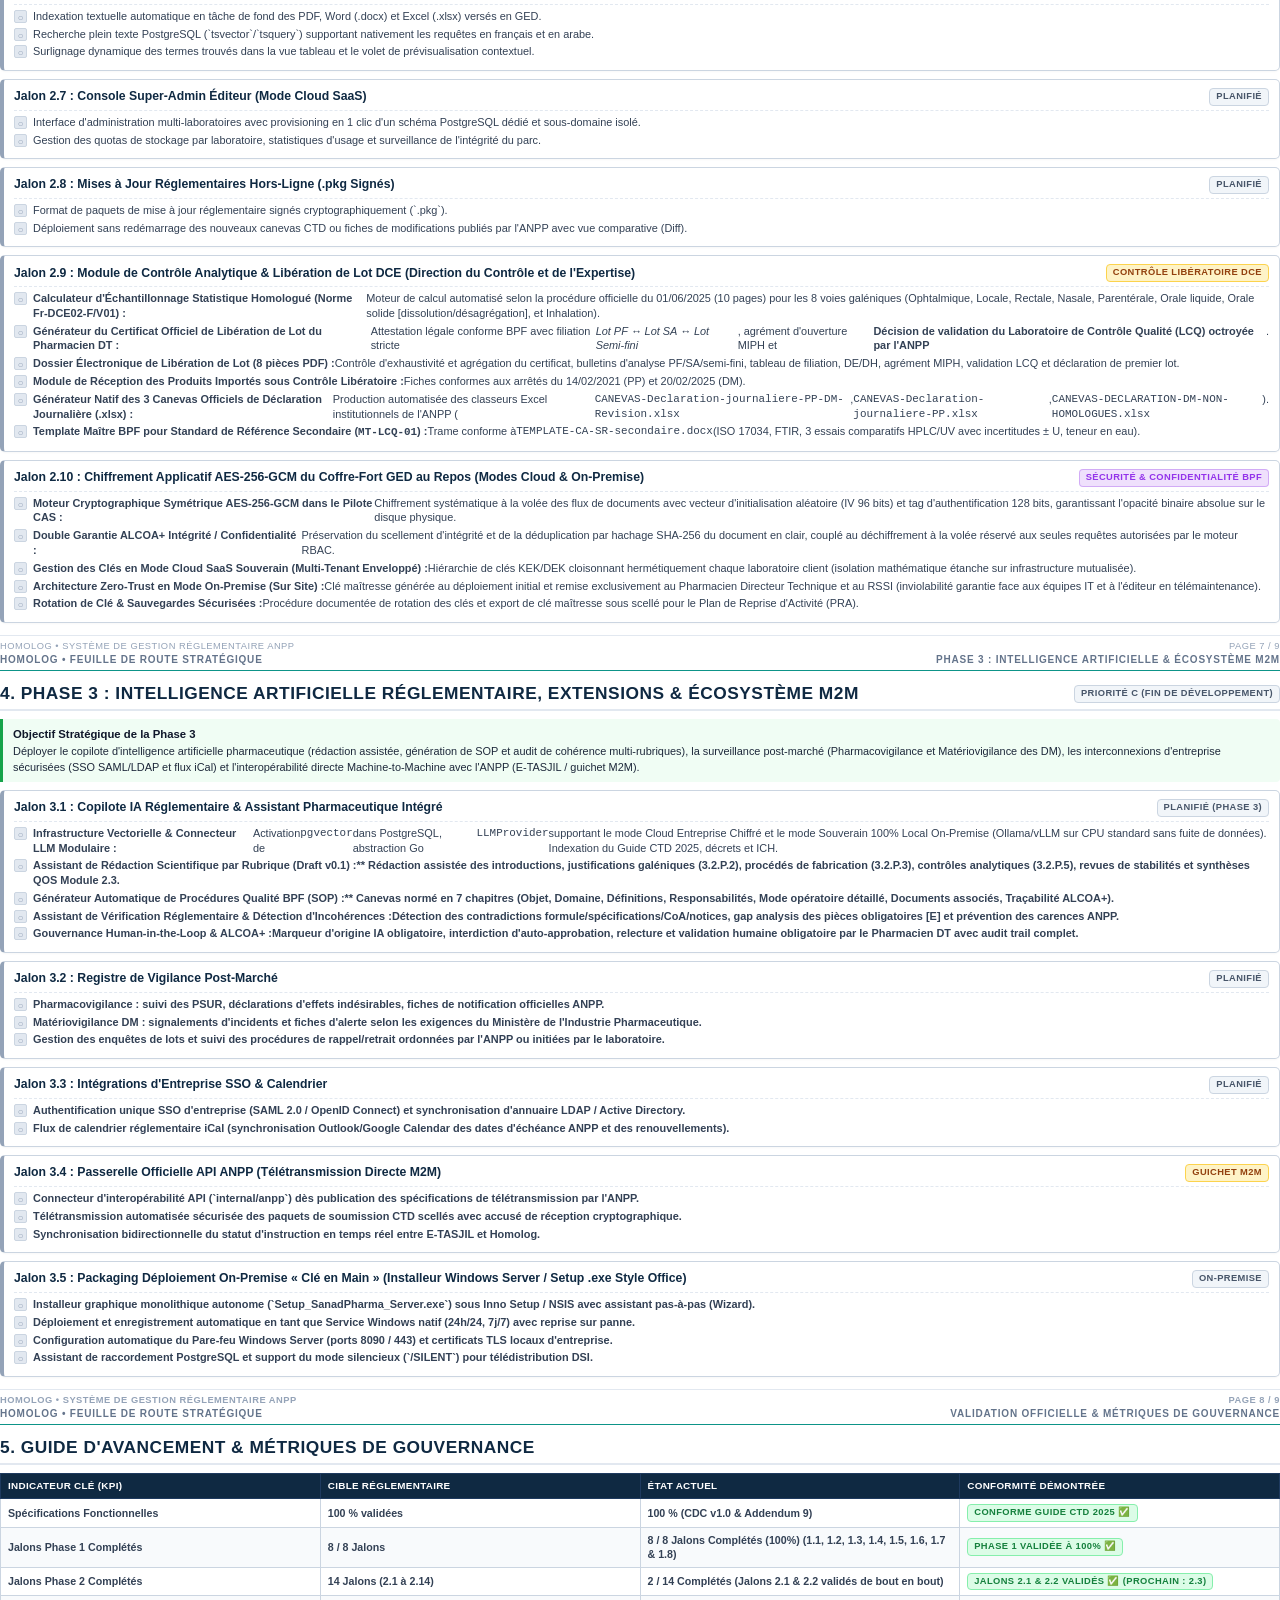
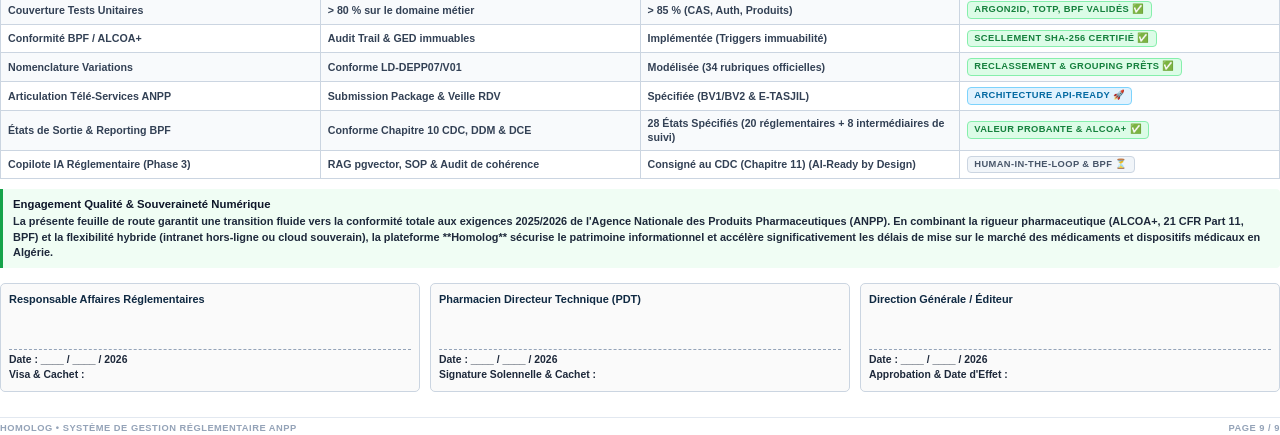
<file: docs/roadmap.html>
<!DOCTYPE html>
<html lang="fr">
<head>
    <meta charset="UTF-8">
    <meta name="viewport" content="width=device-width, initial-scale=1.0">
    <title>Feuille de Route Stratégique (Roadmap) - Homolog</title>
    <meta name="description" content="Feuille de route stratégique de la plateforme Homolog : gouvernance réglementaire ANPP 2025, GED pharmaceutique BPF ALCOA+, variations et e-services.">
    <link rel="canonical" href="https://homolog.dz/docs/roadmap.html">
    <link rel="alternate" hreflang="fr" href="https://homolog.dz/docs/roadmap.html">
    <link rel="alternate" hreflang="ar" href="https://homolog.dz/ar/docs/roadmap.html">
    <link rel="alternate" hreflang="x-default" href="https://homolog.dz/docs/roadmap.html">
    <link rel="icon" type="image/png" href="/img/caducee-algerie.png">

    <!-- Open Graph -->
    <meta property="og:title" content="Feuille de Route Stratégique (Roadmap) - Homolog">
    <meta property="og:description" content="Feuille de route stratégique de la plateforme Homolog : gouvernance réglementaire ANPP 2025, GED pharmaceutique BPF ALCOA+, variations et e-services.">
    <meta property="og:type" content="article">
    <meta property="og:url" content="https://homolog.dz/docs/roadmap.html">
    <meta property="og:image" content="https://homolog.dz/img/caducee-algerie.png">
    <meta property="og:locale" content="fr_DZ">

    <!-- Twitter Card -->
    <meta name="twitter:card" content="summary_large_image">
    <meta name="twitter:title" content="Feuille de Route Stratégique (Roadmap) - Homolog">
    <meta name="twitter:description" content="Feuille de route stratégique de la plateforme Homolog : gouvernance réglementaire ANPP 2025, GED pharmaceutique BPF ALCOA+, variations et e-services.">
    <meta name="twitter:image" content="https://homolog.dz/img/caducee-algerie.png">

    <!-- Schema.org JSON-LD -->
    <script type="application/ld+json">
    {
      "@context": "https://schema.org",
      "@type": "TechArticle",
      "headline": "Feuille de Route Stratégique (Roadmap) - Homolog",
      "description": "Feuille de route stratégique de la plateforme Homolog : gouvernance réglementaire ANPP 2025, GED pharmaceutique BPF ALCOA+, variations et e-services.",
      "url": "https://homolog.dz/docs/roadmap.html",
      "inLanguage": "fr",
      "publisher": {
        "@type": "Organization",
        "name": "Homolog Algérie",
        "url": "https://homolog.dz"
      }
    }
    </script>
    <style>
        @page {
            size: A4;
            margin: 12mm 14mm 14mm 14mm;
        }

        *, *::before, *::after {
            box-sizing: border-box;
        }

        body {
            font-family: 'Segoe UI', -apple-system, BlinkMacSystemFont, Roboto, Helvetica, Arial, sans-serif;
            color: #1e293b;
            line-height: 1.42;
            font-size: 8.8pt;
            background-color: #ffffff;
            margin: 0;
            padding: 0;
        }

        /* Page de garde */
        .cover-page {
            page-break-after: always;
            height: 98vh;
            display: flex;
            flex-direction: column;
            justify-content: space-between;
            padding: 40px 25px 25px 25px;
            background: linear-gradient(145deg, #091e36 0%, #0f2b48 50%, #063c5a 100%);
            color: #ffffff;
            border-radius: 4px;
            position: relative;
            overflow: hidden;
        }

        .cover-page::after {
            content: "";
            position: absolute;
            top: -100px;
            right: -100px;
            width: 480px;
            height: 480px;
            background: radial-gradient(circle, rgba(13, 148, 136, 0.28) 0%, rgba(0,0,0,0) 70%);
            border-radius: 50%;
            pointer-events: none;
        }

        .cover-badge {
            display: inline-block;
            background-color: rgba(13, 148, 136, 0.3);
            border: 1px solid #14b8a6;
            color: #5eead4;
            padding: 5px 12px;
            border-radius: 20px;
            font-size: 7.5pt;
            font-weight: 700;
            letter-spacing: 1.2px;
            text-transform: uppercase;
            margin-bottom: 20px;
        }

        .cover-title {
            font-size: 32pt;
            font-weight: 800;
            line-height: 1.05;
            margin: 0 0 12px 0;
            color: #ffffff;
            letter-spacing: -0.5px;
        }

        .cover-title-sub {
            font-size: 15pt;
            font-weight: 700;
            color: #38bdf8;
            margin-bottom: 12px;
            letter-spacing: -0.2px;
        }

        .cover-subtitle {
            font-size: 10.5pt;
            font-weight: 400;
            color: #cbd5e1;
            line-height: 1.45;
            margin: 0 0 22px 0;
            max-width: 620px;
        }

        .cover-divider {
            width: 85px;
            height: 4px;
            background: linear-gradient(90deg, #0d9488, #38bdf8);
            border-radius: 2px;
            margin-bottom: 22px;
        }

        .cover-highlights {
            display: grid;
            grid-template-columns: repeat(4, 1fr);
            gap: 10px;
            margin-bottom: 25px;
        }

        .cover-card {
            background: rgba(255, 255, 255, 0.08);
            border: 1px solid rgba(255, 255, 255, 0.15);
            padding: 10px 12px;
            border-radius: 8px;
            backdrop-filter: blur(4px);
        }

        .cover-card-label {
            font-size: 6.8pt;
            text-transform: uppercase;
            letter-spacing: 0.8px;
            color: #94a3b8;
            margin-bottom: 2px;
            font-weight: 600;
        }

        .cover-card-value {
            font-size: 13pt;
            font-weight: 800;
            color: #38bdf8;
            line-height: 1.15;
        }

        .cover-card-desc {
            font-size: 7.2pt;
            color: #cbd5e1;
            margin-top: 1px;
        }

        .cover-ref-box {
            background: rgba(15, 23, 42, 0.55);
            border: 1px solid rgba(255, 255, 255, 0.12);
            border-radius: 8px;
            padding: 12px 15px;
            margin-bottom: 20px;
            font-size: 8pt;
            color: #cbd5e1;
            line-height: 1.45;
        }

        .cover-ref-box strong {
            color: #5eead4;
        }

        .cover-footer {
            border-top: 1px solid rgba(255, 255, 255, 0.15);
            padding-top: 14px;
            display: flex;
            justify-content: space-between;
            align-items: flex-end;
            font-size: 7.8pt;
            color: #94a3b8;
        }

        .cover-footer strong {
            color: #ffffff;
        }

        /* En-tête de page */
        .page-header {
            display: flex;
            justify-content: space-between;
            align-items: center;
            border-bottom: 1.5px solid #0d9488;
            padding-bottom: 3px;
            margin-bottom: 10px;
            font-size: 7.5pt;
            color: #64748b;
            text-transform: uppercase;
            letter-spacing: 0.8px;
            font-weight: 600;
        }

        .page-header strong {
            color: #0f2942;
        }

        /* Pied de page */
        .page-footer {
            display: flex;
            justify-content: space-between;
            align-items: center;
            border-top: 1px solid #e2e8f0;
            padding-top: 4px;
            margin-top: 12px;
            font-size: 7pt;
            color: #94a3b8;
            text-transform: uppercase;
            letter-spacing: 0.5px;
        }

        h1, h2.section-title {
            color: #0f2942;
            font-size: 13pt;
            font-weight: 800;
            margin: 10px 0 8px 0;
            padding-bottom: 3px;
            border-bottom: 2px solid #e2e8f0;
            page-break-after: avoid;
            display: flex;
            align-items: center;
            justify-content: space-between;
        }

        h2 {
            color: #0d9488;
            font-size: 10pt;
            font-weight: 700;
            margin: 10px 0 6px 0;
            page-break-after: avoid;
            text-transform: uppercase;
            letter-spacing: 0.5px;
        }

        /* Badges de Statut */
        .badge {
            display: inline-block;
            padding: 2px 6px;
            border-radius: 4px;
            font-size: 7pt;
            font-weight: 700;
            text-transform: uppercase;
            letter-spacing: 0.4px;
            line-height: 1.25;
        }
        .badge-done {
            background-color: #dcfce7;
            color: #15803d;
            border: 1px solid #86efac;
        }
        .badge-progress {
            background-color: #e0f2fe;
            color: #0369a1;
            border: 1px solid #7dd3fc;
        }
        .badge-planned {
            background-color: #f1f5f9;
            color: #475569;
            border: 1px solid #cbd5e1;
        }
        .badge-anpp {
            background-color: #fef3c7;
            color: #92400e;
            border: 1px solid #fcd34d;
        }

        /* Cartes de Jalons */
        .milestone-card {
            background: #ffffff;
            border: 1px solid #cbd5e1;
            border-radius: 5px;
            padding: 8px 10px;
            margin-bottom: 8px;
            page-break-inside: avoid;
            box-shadow: 0 1px 2px rgba(0,0,0,0.03);
            border-left: 4px solid #64748b;
        }

        .milestone-card.done {
            border-left-color: #10b981;
            background: #fafdfb;
        }

        .milestone-card.progress {
            border-left-color: #0284c7;
            background: #f8fbfe;
        }

        .milestone-card.planned {
            border-left-color: #94a3b8;
        }

        .milestone-header {
            display: flex;
            justify-content: space-between;
            align-items: center;
            margin-bottom: 4px;
            border-bottom: 1px dashed #e2e8f0;
            padding-bottom: 4px;
        }

        .milestone-title {
            font-size: 9.2pt;
            font-weight: 700;
            color: #0f2942;
        }

        .milestone-items {
            list-style: none;
            padding-left: 0;
            margin: 0;
        }

        .milestone-item {
            font-size: 8.2pt;
            color: #334155;
            margin-bottom: 3px;
            display: flex;
            align-items: flex-start;
            line-height: 1.35;
        }

        .check-icon {
            display: inline-block;
            width: 13px;
            height: 13px;
            margin-right: 6px;
            margin-top: 1px;
            flex-shrink: 0;
            text-align: center;
            line-height: 13px;
            font-size: 7.5pt;
            font-weight: bold;
            border-radius: 2px;
        }

        .check-icon.checked {
            background-color: #10b981;
            color: #ffffff;
        }

        .check-icon.unchecked {
            background-color: #e2e8f0;
            color: #94a3b8;
            border: 1px solid #cbd5e1;
        }

        /* Grille KPI */
        .kpi-grid {
            display: grid;
            grid-template-columns: repeat(4, 1fr);
            gap: 8px;
            margin: 8px 0 12px 0;
            page-break-inside: avoid;
        }

        .kpi-card {
            background-color: #f8fafc;
            border: 1px solid #e2e8f0;
            border-top: 3px solid #0d9488;
            border-radius: 5px;
            padding: 6px 8px;
            text-align: center;
        }

        .kpi-card.green { border-top-color: #10b981; }
        .kpi-card.blue { border-top-color: #0284c7; }
        .kpi-card.amber { border-top-color: #f59e0b; }
        .kpi-card.purple { border-top-color: #8b5cf6; }

        .kpi-label {
            font-size: 6.8pt;
            text-transform: uppercase;
            font-weight: 700;
            color: #64748b;
            letter-spacing: 0.5px;
            margin-bottom: 1px;
        }

        .kpi-value {
            font-size: 12pt;
            font-weight: 800;
            color: #0f172a;
            line-height: 1.1;
        }

        .kpi-sub {
            font-size: 6.8pt;
            color: #059669;
            font-weight: 600;
            margin-top: 1px;
        }

        /* Gantt Visuel SVG */
        .gantt-box {
            background: #ffffff;
            border: 1px solid #cbd5e1;
            border-radius: 5px;
            padding: 10px;
            margin: 10px 0 14px 0;
            page-break-inside: avoid;
        }

        .gantt-title {
            font-size: 8.5pt;
            font-weight: 700;
            color: #0f2942;
            text-transform: uppercase;
            letter-spacing: 0.6px;
            margin-bottom: 6px;
            display: flex;
            justify-content: space-between;
        }

        /* Tableaux */
        table {
            width: 100%;
            border-collapse: collapse;
            font-size: 8pt;
            margin: 8px 0 10px 0;
            page-break-inside: avoid;
        }

        th {
            background-color: #0f2942;
            color: #ffffff;
            font-weight: 600;
            padding: 5px 7px;
            text-align: left;
            border: 1px solid #1e3a5f;
            font-size: 7.4pt;
            text-transform: uppercase;
            letter-spacing: 0.3px;
        }

        td {
            padding: 5px 7px;
            border: 1px solid #cbd5e1;
            color: #334155;
            line-height: 1.35;
        }

        tr:nth-child(even) {
            background-color: #f8fafc;
        }

        .callout {
            background-color: #f0fdf4;
            border-left: 3.5px solid #16a34a;
            padding: 7px 10px;
            margin: 8px 0;
            border-radius: 0 4px 4px 0;
            font-size: 8.2pt;
            page-break-inside: avoid;
        }

        .callout.info {
            background-color: #f0f9ff;
            border-left-color: #0284c7;
        }

        .callout.amber {
            background-color: #fffbeb;
            border-left-color: #f59e0b;
        }

        .callout-title {
            font-weight: 700;
            color: #0f172a;
            margin-bottom: 2px;
            font-size: 8.5pt;
        }

        .page-break {
            page-break-after: always;
        }

        .sign-grid {
            display: grid;
            grid-template-columns: repeat(3, 1fr);
            gap: 10px;
            margin-top: 15px;
            page-break-inside: avoid;
        }

        .sign-box {
            border: 1px solid #cbd5e1;
            border-radius: 5px;
            padding: 8px;
            background: #fafafa;
            font-size: 7.8pt;
        }

        .sign-role {
            font-weight: 700;
            color: #0f2942;
            margin-bottom: 3px;
            font-size: 8.2pt;
        }

        .sign-space {
            height: 40px;
            border-bottom: 1px dashed #94a3b8;
            margin-bottom: 3px;
        }
    </style>
</head>
<body>

    <!-- ==================== PAGE 1 : PAGE DE GARDE ==================== -->
    <div class="cover-page">
        <div>
            <div class="cover-badge">Document Officiel de Gouvernance & Déploiement</div>
            <h1 class="cover-title">HOMOLOG</h1>
            <div class="cover-title-sub">FEUILLE DE ROUTE STRATÉGIQUE (ROADMAP)</div>
            <div class="cover-subtitle">
                Plateforme collaborative de gestion de l'enregistrement des médicaments (CTD ANPP 2025), de l'homologation des dispositifs médicaux et GED pharmaceutique BPF / ALCOA+ en Algérie.
            </div>
            <div class="cover-divider"></div>

            <div class="cover-highlights">
                <div class="cover-card">
                    <div class="cover-card-label">Structure Projet</div>
                    <div class="cover-card-value">3 Phases</div>
                    <div class="cover-card-desc">Socle, Complétude, Ext.</div>
                </div>
                <div class="cover-card">
                    <div class="cover-card-label">Jalons Stratégiques</div>
                    <div class="cover-card-value">18 Jalons</div>
                    <div class="cover-card-desc">6 Réalisés / 1 En cours</div>
                </div>
                <div class="cover-card">
                    <div class="cover-card-label">Gouvernance BPF</div>
                    <div class="cover-card-value">10 Profils</div>
                    <div class="cover-card-desc">Audit Trail 21 CFR 11</div>
                </div>
                <div class="cover-card">
                    <div class="cover-card-label">Architecture</div>
                    <div class="cover-card-value">Hybride</div>
                    <div class="cover-card-desc">On-Premise & Cloud SaaS</div>
                </div>
            </div>

            <div class="cover-ref-box">
                <strong>Référentiels réglementaires officiels algériens intégrés :</strong><br>
                • <strong>Guide CTD ANPP (Version 01 - 31/07/2025) :</strong> Structure standardisée Modules 1 à 5 (Procédures NI, RI, MI, NF, RF, MF).<br>
                • <strong>Ligne Directrice Variations LD-DEPP07/V01 (22/04/2026) :</strong> 34 rubriques Mmin/Mmod/Mmaj, reclassement et Grouping (Arrêté 07/11/2021).<br>
                • <strong>Dispositifs Médicaux :</strong> Décret exécutif n° 20-324 et Arrêté ministériel du 10 mai 2021 (Homologation & Régularisation).<br>
                • <strong>Télé-Procédures ANPP :</strong> Articulation avec les portails <em>E-TASJIL</em> (`etasjil.anpp.dz`), <em>RDV PP</em>, <em>RDV DM</em> et <em>État Déclaratif</em>.
            </div>
        </div>

        <div class="cover-footer">
            <div>
                <div><strong>Portée :</strong> Industrie Pharmaceutique & Établissements de Dispositifs Médicaux</div>
                <div><strong>Sécurité & Conformité :</strong> 21 CFR Part 11 | BPF Algérie / Annexe 11 PIC/S | Chiffrement SHA-256 CAS</div>
            </div>
            <div style="text-align: right;">
                <div><strong>Édition :</strong> Version 1.1 Validée</div>
                <div><strong>Date :</strong> Novembre 2026</div>
            </div>
        </div>
    </div>

    <!-- ==================== PAGE 2 : SYNTHÈSE & PLANNING GANTT ==================== -->
    <div class="page-header">
        <span>HOMOLOG • Feuille de Route Stratégique</span>
        <span>Vue d'Ensemble & Planning Gantt</span>
    </div>

    <h2 class="section-title">
        <span>1. Vue d'Ensemble & Cadre Stratégique</span>
        <span class="badge badge-done">Spécifications 100% Validées</span>
    </h2>

    <div class="kpi-grid">
        <div class="kpi-card green" style="border-left: 3px solid #10b981;">
            <div class="kpi-label">Phase 1 (Socle & PSSI)</div>
            <div class="kpi-value">8 / 8 Complétés</div>
            <div class="kpi-sub">Phase 1 Complète (100% ✅)</div>
        </div>
        <div class="kpi-card green" style="border-left: 3px solid #10b981;">
            <div class="kpi-label">Phase 2 (Élaboration & Variations)</div>
            <div class="kpi-value">2 / 14 Complétés</div>
            <div class="kpi-sub">Jalons 2.1 &amp; 2.2 Validés (100% ✅)</div>
        </div>
        <div class="kpi-card amber">
            <div class="kpi-label">Phase 3 (Extensions M2M)</div>
            <div class="kpi-value">Prête</div>
            <div class="kpi-sub">Connecteur API-Ready</div>
        </div>
        <div class="kpi-card purple">
            <div class="kpi-label">Tests Automatisés</div>
            <div class="kpi-value">> 85 %</div>
            <div class="kpi-sub">Audit, Auth, CAS validés</div>
        </div>
    </div>

    <h2>Planning de Déploiement et d'Implémentation (Gantt Visuel)</h2>

    <div class="gantt-box">
        <div class="gantt-title">
            <span>Chronologie d'Exécution des 19 Jalons (Phases 1, 2 & 3)</span>
            <span style="font-size: 7.2pt; color: #64748b; font-weight: normal;">Novembre 2026 - T1 2027</span>
        </div>
        <svg viewBox="0 0 760 175" width="100%" height="175" style="font-family: inherit;">
            <rect x="0" y="0" width="760" height="175" fill="#f8fafc" rx="4"/>
            <line x1="190" y1="0" x2="190" y2="175" stroke="#e2e8f0" stroke-width="1"/>
            <line x1="380" y1="0" x2="380" y2="175" stroke="#e2e8f0" stroke-width="1"/>
            <line x1="570" y1="0" x2="570" y2="175" stroke="#e2e8f0" stroke-width="1"/>

            <text x="95" y="14" fill="#0f2942" font-size="8" font-weight="700" text-anchor="middle">NOVEMBRE 2026 (SOCLE & PSSI)</text>
            <text x="285" y="14" fill="#0f2942" font-size="8" font-weight="700" text-anchor="middle">DÉCEMBRE 2026 (EXPANSION & STUDIO)</text>
            <text x="475" y="14" fill="#0f2942" font-size="8" font-weight="700" text-anchor="middle">JANVIER 2027 (VARIATIONS ANPP)</text>
            <text x="665" y="14" fill="#0f2942" font-size="8" font-weight="700" text-anchor="middle">FÉVRIER 2027 (ÉCOSYSTÈME M2M)</text>

            <!-- Lignes Phase 1 -->
            <text x="10" y="32" fill="#0f2942" font-size="7.5" font-weight="700">PHASE 1 : SOCLE, PSSI & GED</text>
            <!-- 1.1 -->
            <rect x="10" y="38" width="32" height="14" rx="2" fill="#10b981"/>
            <text x="26" y="48" fill="#ffffff" font-size="6.5" font-weight="700" text-anchor="middle">1.1 ✅</text>
            <!-- 1.2 -->
            <rect x="45" y="38" width="50" height="14" rx="2" fill="#10b981"/>
            <text x="70" y="48" fill="#ffffff" font-size="6.5" font-weight="700" text-anchor="middle">1.2 PSSI ✅</text>
            <!-- 1.3-1.6 -->
            <rect x="98" y="38" width="88" height="14" rx="2" fill="#10b981"/>
            <text x="142" y="48" fill="#ffffff" font-size="6.5" font-weight="700" text-anchor="middle">1.3-1.6 (GED/CTD) ✅</text>
            <!-- 1.7 -->
            <rect x="189" y="38" width="42" height="14" rx="2" fill="#10b981"/>
            <text x="210" y="48" fill="#ffffff" font-size="6.5" font-weight="700" text-anchor="middle">1.7 Studio ✅</text>
            <!-- 1.8 -->
            <rect x="234" y="38" width="36" height="14" rx="2" fill="#10b981"/>
            <text x="252" y="48" fill="#ffffff" font-size="6.5" font-weight="700" text-anchor="middle">1.8 Pkg ✅</text>

            <!-- Lignes Phase 2 -->
            <text x="10" y="72" fill="#0f2942" font-size="7.5" font-weight="700">PHASE 2 : ÉLABORATION & VARIATIONS</text>
            <!-- 2.1 -->
            <rect x="274" y="78" width="62" height="14" rx="2" fill="#0d9488"/>
            <text x="305" y="88" fill="#ffffff" font-size="6.5" font-weight="700" text-anchor="middle">2.1 Studio BPF</text>
            <!-- 2.2 & 2.3 -->
            <rect x="339" y="78" width="76" height="14" rx="2" fill="#0284c7"/>
            <text x="377" y="88" fill="#ffffff" font-size="6.5" font-weight="700" text-anchor="middle">2.2 & 2.3 Variations</text>
            <!-- 2.4 & 2.5 -->
            <rect x="418" y="78" width="70" height="14" rx="2" fill="#38bdf8"/>
            <text x="453" y="88" fill="#0f2942" font-size="6.5" font-weight="700" text-anchor="middle">2.4 & 2.5 Régul DM</text>
            <!-- 2.6-2.8 -->
            <rect x="491" y="78" width="75" height="14" rx="2" fill="#38bdf8"/>
            <text x="528" y="88" fill="#0f2942" font-size="6.5" font-weight="700" text-anchor="middle">2.6-2.8 FTS & SaaS</text>

            <!-- Lignes Phase 3 -->
            <text x="10" y="112" fill="#0f2942" font-size="7.5" font-weight="700">PHASE 3 : EXTENSIONS M2M</text>
            <rect x="575" y="118" width="55" height="14" rx="2" fill="#818cf8"/>
            <text x="602" y="128" fill="#ffffff" font-size="6.5" font-weight="700" text-anchor="middle">3.1 Vigilance</text>
            <rect x="635" y="118" width="55" height="14" rx="2" fill="#818cf8"/>
            <text x="662" y="128" fill="#ffffff" font-size="6.5" font-weight="700" text-anchor="middle">3.2 SSO/iCal</text>
            <rect x="695" y="118" width="55" height="14" rx="2" fill="#6366f1"/>
            <text x="722" y="128" fill="#ffffff" font-size="6.5" font-weight="700" text-anchor="middle">3.3 API ANPP</text>

            <!-- Légende -->
            <g transform="translate(10, 150)">
                <circle cx="5" cy="5" r="3.5" fill="#10b981"/>
                <text x="13" y="8" fill="#475569" font-size="6.8">Complété (Phase 1 + Jalons 2.1 &amp; 2.2 ✅)</text>
                <circle cx="170" cy="5" r="3.5" fill="#0d9488"/>
                <text x="178" y="8" fill="#475569" font-size="6.8">Prochain : 2.3 Redevances &amp; Settings Tenant</text>
                <circle cx="260" cy="5" r="3.5" fill="#38bdf8"/>
                <text x="268" y="8" fill="#475569" font-size="6.8">Phase 2 Planifiée</text>
                <circle cx="385" cy="5" r="3.5" fill="#818cf8"/>
                <text x="393" y="8" fill="#475569" font-size="6.8">Phase 3 Écosystème M2M</text>
            </g>
        </svg>    </div>

    <h2>Tableau de Synthèse des 3 Phases</h2>
    <table>
        <thead>
            <tr>
                <th style="width: 15%;">Phase</th>
                <th style="width: 25%;">Objectif Stratégique</th>
                <th style="width: 35%;">Périmètre Métier & Réglementaire</th>
                <th style="width: 12%;">Statut</th>
                <th style="width: 13%;">Priorité</th>
            </tr>
        </thead>
        <tbody>
            <tr>
                <td><strong>Phase 1</strong><br>Socle & GED</td>
                <td>Disposer d'une plateforme opérationnelle de bout en bout pour monter, signer et réviser un dossier CTD/DM.</td>
                <td>Base PostgreSQL, 2FA TOTP, PSSI, RBAC 14 Perms/SoD, Référentiel ANPP 2025, GED ALCOA+, Pharma Explorer 3 volets, E-Services.</td>
                <td><span class="badge badge-done">7/8 Complétés (Jalons 1.1 à 1.7 ✅)</span></td>
                <td><span class="badge badge-anpp">Priorité M (Must)</span></td>
            </tr>
            <tr>
                <td><strong>Phase 2</strong><br>Élaboration & Variations</td>
                <td>Atelier documentaire collaboratif BPF et maîtrise du cycle de vie post-enregistrement.</td>
                <td>Atelier d'élaboration collaborative, Maker-Checker BPF, Redevances, Moteur 34 variations LD-DEPP07/V01 (Mmin/Mmod/Mmaj), Grouping, Consultants, DM, FTS, SaaS.</td>
                <td><span class="badge badge-planned">Spécifiée (8 Jalons)</span></td>
                <td><span class="badge badge-progress">Priorité S (Should)</span></td>
            </tr>
            <tr>
                <td><strong>Phase 3</strong><br>Extensions M2M</td>
                <td>Surveillance post-marché, interconnexions d'entreprise et interopérabilité directe ANPP.</td>
                <td>Matériovigilance, Pharmacovigilance, SSO d'entreprise SAML/LDAP, iCal, télétransmission directe M2M E-TASJIL.</td>
                <td><span class="badge badge-planned">Cadrée</span></td>
                <td><span class="badge badge-planned">Priorité C (Could)</span></td>
            </tr>
        </tbody>
    </table>

    <div class="page-footer">
        <span>HOMOLOG • Système de Gestion Réglementaire ANPP</span>
        <span>Page 2 / 9</span>
    </div>

    <!-- ==================== PAGE 3 : PHASE 1 (JALONS 1.1 À 1.3) ==================== -->
    <div class="page-break"></div>
    <div class="page-header">
        <span>HOMOLOG • Feuille de Route Stratégique</span>
        <span>Phase 1 : Socle Fondateur & Gouvernance BPF</span>
    </div>

    <h2 class="section-title">
        <span>2. Phase 1 : Socle Fondateur & GED Pharmaceutique</span>
        <span class="badge badge-done">Priorité M (Must Have)</span>
    </h2>

    <div class="callout info">
        <div class="callout-title">Objectif Stratégique de la Phase 1</div>
        Permettre à un laboratoire ou opérateur de créer un produit (Princeps, Générique importé ou local), monter un dossier d'enregistrement CTD conforme au Guide ANPP 2025 (procédures NI, RI, MI, NF, RF, MF) ou d'homologation DM, déposer et signer électroniquement des pièces en GED BPF, et générer les bordereaux officiels BV1/BV2 pour les télé-procédures ANPP.
    </div>

    <!-- Jalon 1.1 -->
    <div class="milestone-card done">
        <div class="milestone-header">
            <span class="milestone-title">Jalon 1.1 : Infrastructure, Base PostgreSQL & CAS Dédupliqué</span>
            <span class="badge badge-done">Complété ✅</span>
        </div>
        <ul class="milestone-items">
            <li class="milestone-item"><span class="check-icon checked">✓</span> Arborescence Go modulaire (`cmd/server`, `internal/{api,domain,ged,storage,audit}`).</li>
            <li class="milestone-item"><span class="check-icon checked">✓</span> Pool de connexions PostgreSQL 16+ asynchrone via `jackc/pgx/v5` avec migrations automatisées.</li>
            <li class="milestone-item"><span class="check-icon checked">✓</span> Driver de stockage CAS (Content Addressable Storage) avec hachage cryptographique SHA-256 et déduplication physique des binaires.</li>
            <li class="milestone-item"><span class="check-icon checked">✓</span> Configuration hybride par variables d'environnement (`DEPLOYMENT_MODE=on-premise` ou `saas`).</li>
            <li class="milestone-item"><span class="check-icon checked">✓</span> Validation complète des tests unitaires du stockage CAS (`storage_test.go`).</li>
        </ul>
    </div>

    <!-- Jalon 1.2 -->
    <div class="milestone-card done">
        <div class="milestone-header">
            <span class="milestone-title">Jalon 1.2 : Authentification Forte, 2FA Hors-Ligne, PSSI, RBAC 14 Perms & SoD (21 CFR Part 11)</span>
            <span class="badge badge-done">Complété & Validé ✅</span>
        </div>
        <ul class="milestone-items">
            <li class="milestone-item"><span class="check-icon checked">✓</span> <strong>Socle d'authentification et sessions BPF :</strong> Argon2id, Cookies HttpOnly SameSite=Strict, table de révocation en base PostgreSQL.</li>
            <li class="milestone-item"><span class="check-icon checked">✓</span> Second facteur <strong>TOTP (RFC 6238) 100% hors-ligne</strong> (Google/Microsoft Authenticator) + 10 codes de secours chiffrés.</li>
            <li class="milestone-item"><span class="check-icon checked">✓</span> Verrouillage automatique de session sur inactivité (Idle timeout 15 min BPF) et protection anti-brute force (5 échecs = 15 min).</li>
            <li class="milestone-item"><span class="check-icon checked">✓</span> <strong>Signature électronique solennelle du Pharmacien Directeur Technique (PDT)</strong> avec déclaration légale sur l'honneur, re-authentification 2FA, horodatage UTC et scellement d'intégrité SHA-256.</li>
            <li class="milestone-item"><span class="check-icon checked">✓</span> Journal d'audit trail immuable (`audit_logs`) strictement *append-only* (triggers SQL interdisant `UPDATE` et `DELETE`).</li>
            <li class="milestone-item"><span class="check-icon checked">✓</span> <strong>Extension RBAC Dynamique à 14 Permissions (Section 7.2 CDC) :</strong> Matrice granulaire pour les 10 profils stricts incluant le Partenaire Fournisseur / API Holder (tables `roles`, `permissions`, `role_permissions`, `user_permissions`, `permissions_version`).</li>
            <li class="milestone-item"><span class="check-icon checked">✓</span> <strong>Ségrégation Stricte des Tâches SoD :</strong> Interdiction absolue d'auto-approbation BPF (Règle Go hermétique : Rédacteur Maker ≠ Relecteur Checker ≠ Approbateur PDT).</li>
            <li class="milestone-item"><span class="check-icon checked">✓</span> <strong>Blocage Hermétique des Routes API (Backend Defense-in-Depth) :</strong> Interception immédiate `HTTP 403 Forbidden` pour tout jeton dépourvu de la permission requise et journalisation automatique de l'événement de sécurité dans `audit_logs`.</li>
            <li class="milestone-item"><span class="check-icon checked">✓</span> <strong>Console Dédiée d'Administration du Laboratoire (Section 6.3 CDC) :</strong> Back-Office autonome pour l'Administrateur de Laboratoire (gestion collaborateurs, matrice interactive, rattachement PDT 1.A.7, sites 1.H.8, surveillance audit trail, quotas CAS).</li>
            <li class="milestone-item"><span class="check-icon checked">✓</span> <strong>Gardes de Navigation Frontend & Masquage Dynamique de l'UI (Pharma Explorer) :</strong> Masquage strict (`display: none`) des volets de prix 1.H.4/5, signature PDT, menus admin ; mode cloisonné *Guest* pour consultants externes ; actions désactivées avec infobulles contextuelles (*Disabled + Tooltip*).</li>
        </ul>
    </div>

    <!-- Jalon 1.3 -->
    <div class="milestone-card done">
        <div class="milestone-header">
            <span class="milestone-title">Jalon 1.3 : Référentiel Établissements & Produits (Guide ANPP Juillet 2025)</span>
            <span class="badge badge-done">Complété ✅</span>
        </div>
        <ul class="milestone-items">
            <li class="milestone-item"><span class="check-icon checked">✓</span> Modèle Établissements : agréments MIPH, coordonnées du Pharmacien Directeur Technique (1.A.7), décision ministérielle nominative.</li>
            <li class="milestone-item"><span class="check-icon checked">✓</span> Modèle Sites de Fabrication (1.H.8) : synthèse SA, formulation PF, conditionnement primaire/secondaire, contrôle analytique, licences ML et certificats BPF/GMP avec échéances.</li>
            <li class="milestone-item"><span class="check-icon checked">✓</span> Modèle Médicaments (Typologie ANPP 2025) : DCI, forme galénique, dosage, voie, classe ATC OMS, origine (Princeps, Générique importé, Générique local).</li>
            <li class="milestone-item"><span class="check-icon checked">✓</span> Données SA/API : monographies Ph. Eur., CEP EDQM (1.M.S.3 / 3.2.S.3) avec lettre d'accès, DMF/DPSA, polymorphisme et granulométrie.</li>
            <li class="milestone-item"><span class="check-icon checked">✓</span> Données économiques réglementaires : structure de prix PCSU pour fabrication locale (1.H.4) et attestation prix FOB visée Chambre de Commerce + Benchmark pour l'import (1.H.5).</li>
            <li class="milestone-item"><span class="check-icon checked">✓</span> Modèle Dispositifs Médicaux : classes I, IIa, IIb, III, DMDIV, stérilité, usage unique selon le décret exécutif n° 20-324 et l'arrêté du 10 mai 2021.</li>
            <li class="milestone-item"><span class="check-icon checked">✓</span> Support natif des champs bilingues Français / Arabe (`name_fr`, `name_ar`, `inn_fr`, `inn_ar`).</li>
        </ul>
    </div>

    <div class="page-footer">
        <span>HOMOLOG • Système de Gestion Réglementaire ANPP</span>
        <span>Page 3 / 9</span>
    </div>

    <!-- ==================== PAGE 4 : PHASE 1 (JALONS 1.4 À 1.6) ==================== -->
    <div class="page-break"></div>
    <div class="page-header">
        <span>HOMOLOG • Feuille de Route Stratégique</span>
        <span>Phase 1 : GED BPF, Moteur CTD & Pharma Explorer</span>
    </div>

    <!-- Jalon 1.4 -->
    <div class="milestone-card done">
        <div class="milestone-header">
            <span class="milestone-title">Jalon 1.4 : Coffre-Fort GED Pharmaceutique (Standard BPF / ALCOA+)</span>
            <span class="badge badge-done">Complété ✅</span>
        </div>
        <ul class="milestone-items">
            <li class="milestone-item"><span class="check-icon checked">✓</span> Arborescence standardisée préconfigurée en <strong>5 branches maîtresses normalisées</strong> :<br>
            • `01_Affaires_Reglementaires` (Agréments, Décisions DE/Homologation, CTD de référence, notices, correspondances ANPP)<br>
            • `02_Assurance_Qualite_BPF` (Manuel Qualité, SOP, certificats BPF/GMP/ISO, rapports d'audit, CAPA/Déviations)<br>
            • `03_Developpement_Production` (Formules maîtresse, méthodes de contrôle, stabilités Zone IVa/IVb, dossiers DM)<br>
            • `04_Vigilance_Post_Market` (PSUR, fiches d'effets indésirables, matériovigilance, rappels de lots)<br>
            • `05_Contrats_Tiers` (Quality Agreements QTA, contrats de façonnage, certificats CEP/DMF fournisseurs)</li>
            <li class="milestone-item"><span class="check-icon checked">✓</span> Cycle de vie documentaire BPF (*Brouillon* → *En revue* → *En approbation* → *En vigueur* → *Obsolète*).</li>
            <li class="milestone-item"><span class="check-icon checked">✓</span> Versionnement strict (`v0.1`, `v1.0`, `v2.0`) avec saisie obligatoire du motif de révision et traçabilité.</li>
            <li class="milestone-item"><span class="check-icon checked">✓</span> Mécanisme de verrouillage exclusif (Check-out / Check-in) pour prévenir les conflits de modification.</li>
            <li class="milestone-item"><span class="check-icon checked">✓</span> Téléversement résilient par morceaux (Chunked Upload 5 Mo) avec déduplication physique CAS SHA-256.</li>
        </ul>
    </div>

    <!-- Jalon 1.5 -->
    <div class="milestone-card done">
        <div class="milestone-header">
            <span class="milestone-title">Jalon 1.5 : Moteur de Dossiers ANPP & Checklists Dynamiques (Guide CTD Juillet 2025)</span>
            <span class="badge badge-done">Complété ✅</span>
        </div>
        <ul class="milestone-items">
            <li class="milestone-item"><span class="check-icon checked">✓</span> Générateur dynamique de dossiers selon les <strong>6 codes officiels ANPP</strong> : `NI` (Initial Importé), `RI` (Renouvellement Importé), `MI` (Modification Importé), `NF` (Initial Fabrication Locale), `RF` (Renouvellement Local), `MF` (Modification Locale).</li>
            <li class="milestone-item"><span class="check-icon checked">✓</span> <strong>Nomenclature intégrale du Module 1 Algérie</strong> : sous-modules `1.A` (Demandeur & Agréments), `1.H` (Titulaire, CPP, Prix FOB & Benchmark), `1.M` (Fabricants, BPF, Bioéquivalence), `1.P` (Informations produit, maquettes couleurs 100%, lots de validation, engagement de non-commercialisation 1.P.8, engagement stabilité Zone IVa/IVb 1.P.9).</li>
            <li class="milestone-item"><span class="check-icon checked">✓</span> <strong>Matrice des Modules 2 à 5</strong> : exhaustivité pour Princeps (`E` sur l'ensemble), intégration des résumés pour Génériques, Module 4 facultatif (`F`), Module 5 focalisé sur la Bioéquivalence (`P` - intervalle 80-125% sur Cmax/AUC) et justification d'exonération Biowaiver.</li>
            <li class="milestone-item"><span class="check-icon checked">✓</span> Questionnaire dynamique pour <strong>Dispositifs Médicaux</strong> selon le décret exécutif n° 20-324 et l'arrêté du 10 mai 2021.</li>
            <li class="milestone-item"><span class="check-icon checked">✓</span> Liaison dynamique GED ↔ Checklist CTD/DM avec calcul de complétude en temps réel.</li>
            <li class="milestone-item"><span class="check-icon checked">✓</span> <strong>Verrouillage légal bloquant</strong> : interdiction de passage au statut *« Validé / Prêt pour dépôt ANPP »* si complétude < 100% ou absence de visa électronique du PDT.</li>
        </ul>
    </div>

    <!-- Jalon 1.6 -->
    <div class="milestone-card done">
        <div class="milestone-header">
            <span class="milestone-title">Jalon 1.6 : Interface Haute Densité 'Pharma Explorer' (3 Volets & Responsive)</span>
            <span class="badge badge-done">Complété ✅</span>
        </div>
        <ul class="milestone-items">
            <li class="milestone-item"><span class="check-icon checked">✓</span> Architecture embarquée `//go:embed` ultra-rapide (zéro serveur Node.js ni dépendance CDN en production).</li>
            <li class="milestone-item"><span class="check-icon checked">✓</span> <strong>Volet gauche (Tree Explorer)</strong> : navigation hiérarchique dépliable (les 5 modules CTD, rubriques 1.A/1.H/1.M/1.P, branches GED) avec chevrons `▶ / ▼`, badges de procédure et compteurs dynamiques.</li>
            <li class="milestone-item"><span class="check-icon checked">✓</span> <strong>Zone centrale (Tableau haute densité)</strong> : lignes compactes de 32px, accordéons pliables avec ratios de complétude, recherche instantanée et pills de filtrage rapide (`Tous`, `🔴 Manquants`, `🟢 Rattachés`, `⚠️ Obligatoires [E]`).</li>
            <li class="milestone-item"><span class="check-icon checked">✓</span> <strong>Volet droit contextuel (Alt+P) à double onglet</strong> :<br>
            • Onglet <em>📄 Aperçu Pièce GED</em> : cartouche cryptographique CAS SHA-256, statut BPF, horodatage UTC et téléchargement.<br>
            • Onglet <em>📋 Fiche ANPP</em> : texte officiel du Guide CTD 2025, texte bilingue, niveau d'exigence (`[E]`, `[F]`, `[P]`) et traçabilité 21 CFR Part 11.</li>
            <li class="milestone-item"><span class="check-icon checked">✓</span> Mode Plein Écran « 🎯 Focus » escamotant les volets pour un confort maximal de revue réglementaire.</li>
            <li class="milestone-item"><span class="check-icon checked">✓</span> Thème Clair Pharmaceutique par défaut + Mode Sombre, 100% en Français avec préservation des mentions bilingues FR/AR.</li>
        </ul>
    </div>

    <div class="page-footer">
        <span>HOMOLOG • Système de Gestion Réglementaire ANPP</span>
        <span>Page 4 / 9</span>
    </div>

    <!-- ==================== PAGE 5 : PHASE 1 (JALONS 1.7 & 1.8) ==================== -->
    <div class="page-break"></div>
    <div class="page-header">
        <span>HOMOLOG • Feuille de Route Stratégique</span>
        <span>Phase 1 : Assistant Soumission E-Services & Packaging</span>
    </div>

    <!-- Jalon 1.7 -->
    <div class="milestone-card done">
        <div class="milestone-header">
            <span class="milestone-title">Jalon 1.7 : Studio Compléments ANPP, Assistant Soumission E-Services & Veille RDV</span>
            <span class="badge badge-done">Complété & Validé ✅</span>
        </div>
        <ul class="milestone-items">
            <li class="milestone-item"><span class="check-icon checked">✓</span> Cartographie des e-services ANPP : <em>E-TASJIL</em> (`etasjil.anpp.dz`), <em>RDV PP</em> (`rdvpp.anpp.dz`), <em>RDV DM</em> (`rdvdm.anpp.dz`), <em>État Déclaratif</em>.</li>
            <li class="milestone-item"><span class="check-icon checked">✓</span> <strong>Génération automatique des bordereaux officiels ANPP (Migration 011)</strong> : production directe des bordereaux de versement <strong>BV1</strong> (enregistrement initial / homologation) et <strong>BV2</strong> (modifications / renouvellements) au format HTML imprimable conforme avec calcul automatique des redevances en DZD et devises.</li>
            <li class="milestone-item"><span class="check-icon checked">✓</span> Production automatique du <strong>Formulaire officiel d'homologation DM</strong> (Décret 20-324 / Arrêté 10 mai 2021) et des <strong>Récépissés de dépôt</strong> pré-remplis avec données demandeur et DT.</li>
            <li class="milestone-item"><span class="check-icon checked">✓</span> Production de l'<strong>Attestation formelle de non-modification des autres sections</strong> selon le canevas officiel LD-DEPP07/V01.</li>
            <li class="milestone-item"><span class="check-icon checked">✓</span> <strong>Export du Submission Package pour E-TASJIL</strong> : arborescence normalisée, manifestes d'intégrité cryptographique SHA-256 (JSON/XML), scellement et fiche récapitulative de télé-saisie rapide.</li>
            <li class="milestone-item"><span class="check-icon checked">✓</span> <strong>Veille calendaire et alertes automatiques RDV (Migration 012)</strong> : notifications proactives mardi 09h50 (DM) et mercredi 09h50 (PP) avant ouverture des guichets de réservation + module Fast-Fill sécurisé et registre de veille réglementaire.</li>
            <li class="milestone-item"><span class="check-icon checked">✓</span> <strong>Audit de conformité pré-dépôt bloquant</strong> : interdiction d'exportation si pièces manquantes, certificat expiré ou absence de signature électronique légale du PDT (21 CFR Part 11).</li>
            <li class="milestone-item"><span class="check-icon checked">✓</span> <strong>Studio de compléments ANPP (Migration 010 & Décret 20-325)</strong> : décomposition par question/module CTD, compte à rebours légal multi-niveaux, numérisation/remplacement du scan officiel dans la GED ALCOA+ (CAS SHA-256), visualiseur in-app modal agrandissable et visa régalien PDT (1.A.7).</li>
        </ul>
    </div>

    <!-- Jalon 1.8 -->
    <div class="milestone-card done">
        <div class="milestone-header">
            <span class="milestone-title">Jalon 1.8 : Packaging Docker, Déploiement & Archive Universelle .sanad</span>
            <span class="badge badge-done">Complété (100% ✅)</span>
        </div>
        <ul class="milestone-items">
            <li class="milestone-item"><span class="check-icon checked">✓</span> <strong>Environnement Docker durci</strong> : `Dockerfile` multi-stage statique Alpine (v0.8.0), utilisateur non-root `homolog:homolog`, healthcheck `/health`, neutralisation PSSI des artefacts de dev/commercial (commutateur de rôle et Pitch Deck <code>/presentation</code>) et configuration de production `.env.production`.</li>
            <li class="milestone-item"><span class="check-icon checked">✓</span> <strong>Assistant de Premier Démarrage (Setup Wizard BPF)</strong> : provisionnement de l'organisation MIPH et du compte Pharmacien DT (1.A.7), chiffrement Argon2id, scellement dans la piste d'audit et écran guidé `#screen-setup`.</li>
            <li class="milestone-item"><span class="check-icon checked">✓</span> <strong>Archive Universelle Portative .sanad (Sanad Pharma)</strong> : conteneur universel tar.gz (`SANAD_PORTABLE_ARCHIVE_V1`) regroupant les 17 tables relationnelles (`database/`), les fichiers du coffre-fort CAS (`blobs/`) et le manifeste signé avec double sceau d'archive SHA-256 (`X-Sanad-Seal` / `X-Homolog-Seal`).</li>
            <li class="milestone-item"><span class="check-icon checked">✓</span> <strong>Réversibilité ALCOA+ sans vendor lock-in</strong> : moteur d'export direct, réinjection transactionnelle avec contrôle systématique du hash SHA-256 de chaque document (rejet 422 si altération), interface cockpit IT et suite de tests validée à 100%.</li>
        </ul>
    </div>

    <div class="callout green" style="background:#ecfdf5; border-left:4px solid #10b981;">
        <div class="callout-title" style="color:#065f46;">Phase 1 Achevée à 100% — Socle Réglementaire Souverain Prêt</div>
        Avec les 8 jalons de la Phase 1 validés de bout en bout, la plateforme <strong>Sanad Pharma</strong> constitue désormais un socle réglementaire complet, opposable et inviolable (Audit Trail ALCOA+, RBAC 10 profils et 14 permissions, Guide CTD 2025 & DM 2021, Studio Compléments, Redevances BV1/BV2, Veille RDV et Réversibilité universelle .sanad). Le prochain jalon inaugurera la <strong>Phase 2</strong> avec l'Atelier d'Élaboration Collaboratif BPF (Maker-Checker-Approver).
    </div>

    <div class="page-footer">
        <span>HOMOLOG • Système de Gestion Réglementaire ANPP</span>
        <span>Page 5 / 9</span>
    </div>

    <!-- ==================== PAGE 6 : PHASE 2 (VARIATIONS ANPP) ==================== -->
    <div class="page-break"></div>
    <div class="page-header">
        <span>HOMOLOG • Feuille de Route Stratégique</span>
        <span>Phase 2 : Complétude & Moteur de Variations ANPP</span>
    </div>

    <h2 class="section-title">
        <span>3. Phase 2 : Variations ANPP & Efficacité Opérationnelle</span>
        <span class="badge badge-progress">Priorité S (Should Have)</span>
    </h2>

    <div class="callout">
        <div class="callout-title">Objectif Stratégique de la Phase 2</div>
        Intégrer l'atelier d'élaboration documentaire collaborative BPF (Maker-Checker-Approver), le moteur expert de modifications post-enregistrement selon la ligne directrice officielle algérienne <strong>LD-DEPP07/V01 (Avril 2026)</strong>, la gestion des redevances, la régularisation des dispositifs médicaux, la recherche plein texte et le multi-tenant Cloud SaaS.
    </div>

    <!-- Jalon 2.1 -->
    <div class="milestone-card done">
        <div class="milestone-header">
            <span class="milestone-title">Jalon 2.1 : Atelier d'Élaboration Documentaire, Templates Maîtres &amp; Workflow Multi-Rôles BPF</span>
            <span class="badge badge-done">Complété &amp; Validé ✅</span>
        </div>
        <ul class="milestone-items">
            <li class="milestone-item"><span class="check-icon checked">✓</span> <strong>Matrice d'Attribution Multi-Départements (Section 7.4.1 CDC) :</strong> Affaires Réglementaires (1.A/1.H), R&amp;D / CQ (3.2.S/P), Production Industrielle (3.2.P.3), Assurance Qualité (Relecture Checker), Partenaires Tiers (ASMF/DMF, CROs).</li>
            <li class="milestone-item"><span class="check-icon checked">✓</span> <strong>Moteur de Workflow Rédactionnel à 5 États (Maker-Checker-Approver BPF) :</strong> `À Rédiger` ➔ `En Cours` ➔ `En Revue Qualité/Checker` ➔ `Prêt pour Visa DT` ➔ `Approuvé &amp; Scellé`, avec verrouillage Check-out / Check-in (baux 30 min, `SELECT ... FOR UPDATE`) et gestion des versions mineures/majeures (`v0.1` à `v1.0`).</li>
            <li class="milestone-item"><span class="check-icon checked">✓</span> <strong>Gating Chronologique, Chemin Critique &amp; DAG 5 Phases (Jalon 2.1b) :</strong> Modélisation du graphe DAG des dépendances en 5 phases successives avec verrous bloquants GxP (HTTP 422 `GATING_BLOCKED`) prévenant les erreurs de rédaction prématurée (Stabilités Zone IVb 3.2.P.8 ➔ Notice 1.P.2 &amp; RCP 1.P.1 ; Module 3 Qualité ➔ QOS 2.3 ; Validation Procédé ➔ Stabilités).</li>
            <li class="milestone-item"><span class="check-icon checked">✓</span> <strong>Moteur de Rétroplanning Dynamique Inversé (*Smart Planning* ANPP &amp; Chemin Critique — Jalon 2.1c) :</strong> Calcul automatique à rebours des 6 jalons incompressibles depuis la date butoir ou l'échéance légale de renouvellement à J-180 (Décret 20-325). Calcul fin en jours ouvrables réels (base 5j Dimanche–Jeudi ANPP ou 6j Samedi–Jeudi, Décret 09-244) avec héritage global de l'établissement. Exclusion automatique du calendrier des jours fériés légaux et chômés algériens (Loi 63-278 modifiée par la Loi 23-07 portant à 3 jours chômés payés l'Aïd El-Fitr et l'Aïd El-Adha). Recommandation prescriptive contextualisée avec bouton <code>🎯 Aligner sur la Date Recommandée</code> en 1 clic, synchronisation des échéances CTD, contrôle <code>PLAN_CRITICAL_PATH</code> dans l'Assistant de Pré-Dépôt et cartouche dans la Fiche Navette Hebdomadaire BPF (<code>EI-AVT-01</code>).</li>
            <li class="milestone-item"><span class="check-icon checked">✓</span> <strong>Verrou de Parité Linguistique Synchrone FR ↔ AR (Règle bloquante GxP) :</strong> Blocage technique interdisant la soumission et le visa DT de la notice patient arabe (1.P.2.2) si la version française (1.P.2.1) n'est pas préalablement validée et scellée (Décret exécutif n° 20-325 Art. 12).</li>
            <li class="milestone-item"><span class="check-icon checked">✓</span> <strong>Bibliothèque de Modèles Maîtres (*Master Templates*) conformes ANPP &amp; ICH :</strong> Notice patient bilingue FR/AR (1.P.2), RCP (1.P.1), Spécifications produit fini (3.2.P.5), Rapports de stabilité Zone IVb (3.2.P.8), QOS Module 2.3, Dossier technique DM.</li>
            <li class="milestone-item"><span class="check-icon checked">✓</span> <strong>Générateur Automatisé de Formulaires &amp; Lettres d'Engagement en 1 Clic :</strong> Production instantanée en PDF/A de la lettre 1.P.8 (validation 3 premiers lots), 1.P.9 (suivi stabilité Zone IVb), 1.H.10 (attestation DT) et attestation de non-modification des autres sections.</li>
            <li class="milestone-item"><span class="check-icon checked">✓</span> <strong>Cockpit de Supervision &amp; Parapheur Électronique pour le Pharmacien DT :</strong> Console unifiée de pilotage multi-dossiers (<code>#modal-parapheur-dt</code>) avec 4 KPIs temps réel (pièces prêtes, dossiers concernés, verrous Gating, échéances imminentes Smart Planning), filtres matriciels par module CTD (M1 à M5 et DM) et pôle rédacteur (RA, QA, QC, R&amp;D, DT), badge d'alerte violet dans la barre latérale, table haute densité avec notes du Checker et cibles calendaires, et moteur transactionnel de signature par lot (<em>Batch Signing</em> 21 CFR Part 11) avec contrôle 2FA TOTP, déclaration solennelle sur l'honneur et ségrégation stricte des fonctions (SoD BPF).</li>
        </ul>
    </div>

    <!-- Jalon 2.2 -->
    <div class="milestone-card done">
        <div class="milestone-header">
            <span class="milestone-title">Jalon 2.2 : Moteur Universel d'Édition Haute Fidélité &amp; Référentiel des 28 États Documentaires BPF</span>
            <span class="badge badge-done">Complété &amp; Validé ✅</span>
        </div>
        <ul class="milestone-items">
            <li class="milestone-item"><span class="check-icon checked">✓</span> <strong>Architecture du Moteur d'Édition Backend Go (`internal/reporting`) :</strong> Moteur de rendu haute fidélité vectorielle 300 DPI, cartouche institutionnel national officiel (Armoiries, MIPH, Établissement titulaire, PDT), pagination légale indélébile <em>« Page X sur Y »</em> et filigranes dynamiques BPF (Brouillon, Officiel, Interne de travail).</li>
            <li class="milestone-item"><span class="check-icon checked">✓</span> <strong>Générateur QR-Code Cryptographique In-Memory :</strong> Intégration en temps réel de QR codes vectoriels en Data-URI renvoyant directement vers le portail public de vérification <code>/verify/{sha256}</code> pour contrôle immédiat ANPP et LNCPP.</li>
            <li class="milestone-item"><span class="check-icon checked">✓</span> <strong>Volet A — Les 20 États Réglementaires Opposables (ES) :</strong> ES-REG-01 (Bordereau CTD 5 modules), ES-REG-02 (Formulaire 1.A.3), ES-REG-02-DM (Demande DM 6 sections), ES-REG-03 (Index paginé M1-M5 avec SHA-256 GED), ES-REG-03-DM (Récépissé 13 points), ES-REG-04 (Fiche variation LD-DEPP07/V01), ES-REG-05 (Bordereau LNCPP réactifs &amp; chaîne du froid), ES-FIN-01 (BV1 BNA/Trésor), ES-FIN-02 (BV2 Variations/Renouvellement bilingue), 1.P.8 (Stock 3 mois), 1.P.9 (Vigilance 24/7), 1.H.10 (Non-modification).</li>
            <li class="milestone-item"><span class="check-icon checked">✓</span> <strong>Volet B — Les 8 États Intermédiaires de Pilotage (EI) :</strong> EI-AVT-01 (Fiche Navette 360° &amp; Baux actifs), EI-AVT-02 (Gap Analysis [E]), EI-AVT-03 (Revue Maker-Checker), EI-CHR-01 (Stabilités Zone IVb avec seuil légal M6), EI-CHR-02 (Bioéquivalence CRO), EI-VIG-01 (Plan d'action carences 60j), EI-CHG-01 (Impact Change Control CCB), EI-PIP-01 (Digest CoDir du portefeuille).</li>
            <li class="milestone-item"><span class="check-icon checked">✓</span> <strong>Interface Bimodale ES/EI &amp; Scellement 2FA :</strong> Sélecteur dynamique de mode dans la modale d'édition, masquage contextuel du visa pour les états internes de travail, export JSON certifié et intégration 100% validée par robot navigateur.</li>
        </ul>
    </div>

    <!-- Jalon 2.3 -->
    <div class="milestone-card progress">
        <div class="milestone-header">
            <span class="milestone-title">Jalon 2.3 : Suivi des Redevances Réglementaires, Devises &amp; Console de Paramétrage Institutionnel</span>
            <span class="badge badge-anpp">En Cours / Prochain Jalon ⏳</span>
        </div>
        <ul class="milestone-items">
            <li class="milestone-item"><span class="check-icon unchecked">○</span> <strong>Console de Paramétrage des Variables Réglementaires &amp; Institutionnelles :</strong> Interface dédiée au sein de la Console d'Administration permettant la mise à jour dynamique des coordonnées bancaires ANPP (RIB Médicaments BNA/CAS 302.145, RIB Dispositifs Médicaux BNA Al Qods <code>00100622030000064395</code>), des bénéficiaires et ordres légaux de chèques certifiés (<em>Régisseur des recettes de l'ANPP</em> selon Décret 21-551 Art. 3). Gestion des barèmes tarifaires configurables (Décret 21-82, Décret 21-551, Ordonnance 21-07 Art. 31) avec versioning temporel (<code>valid_from</code> / <code>valid_to</code>) pour garantir la reproductibilité et l'immuabilité ALCOA+ des états historiques ES-FIN-01. Paramétrage des guichets, adresses des directions spécialisées (DEPP, DDM, DCE/LNCM, DAF) et des délais légaux de réponse aux notifications d'insuffisance (45 jours, 90 jours). Workflow de validation des modifications critiques (approbation obligatoire du Pharmacien DT avec signature électronique 21 CFR Part 11, TOTP et audit trail scellé).</li>
            <li class="milestone-item"><span class="check-icon unchecked">○</span> Barèmes configurables des redevances ANPP selon la procédure (`NI, RI, MI, NF, RF, MF, HOMOLOG_DM`) et la nature du produit.</li>
            <li class="milestone-item"><span class="check-icon unchecked">○</span> <strong>Dualité des circuits bancaires officiels de l'ANPP :</strong> Domiciliation Trésor Public / BNA Agence Al Qods Chéraga (CAS n° 302.145) pour les Médicaments (Décret 21-82) vs <strong>Banque Nationale d'Algérie (BNA) Agence Al Qods Chéraga (RIB <code>00100622030000064395</code>)</strong> pour les Dispositifs Médicaux (Ordonnance n° 21-07 Art. 31) avec tarifs officiels : Homologation initiale importée (300k DA), Renouvellement DM (300k DA), Modification DM (150k DA) et Transfert DM (100k DA).</li>
            <li class="milestone-item"><span class="check-icon unchecked">○</span> Enregistrement et contrôle des bordereaux de versement (1.A.4), quittances bancaires et attestations de taux de change Banque d'Algérie.</li>
            <li class="milestone-item"><span class="check-icon unchecked">○</span> Suivi des frais de pré-soumission (1.A.5) et tableau de bord consolidé des coûts d'enregistrement par produit et par an.</li>
        </ul>
    </div>

    <!-- Jalon 2.4 -->
    <div class="milestone-card planned">
        <div class="milestone-header">
            <span class="milestone-title">Jalon 2.4 : Moteur Expert de Variations ANPP (Ligne Directrice LD-DEPP07/V01)</span>
            <span class="badge badge-planned">Planifié</span>
        </div>
        <ul class="milestone-items">
            <li class="milestone-item"><span class="check-icon unchecked">○</span> <strong>Nomenclature algérienne stricte</strong> : classification en <strong>Mmin</strong> (Mineure), <strong>Mmod</strong> (Modérée), <strong>Mmaj</strong> (Majeure) en remplacement des terminologies Type IA/IB/II obsolètes.</li>
            <li class="milestone-item"><span class="check-icon unchecked">○</span> <strong>Catalogue interactif des 34 rubriques officielles de modifications</strong> :<br>
            • Rubriques administratives 1 à 5 (nom commercial, dénomination SA/excipients, code ATC, détenteur, suppression de sites).<br>
            • Rubriques CEP et préqualification API 6.a et 6.b.<br>
            • Rubriques Substance Active 3.2.S (7 à 16 : sites API, bloc synthèse, procédé, taille de lot, contrôles, spécifications, stockage).<br>
            • Rubriques Produit Fini 3.2.P (17 à 34 : colorants, composition, sites de fabrication PF, taille de lot, procédé, stabilité).</li>
            <li class="milestone-item"><span class="check-icon unchecked">○</span> <strong>Algorithme d'escalade dynamique</strong> : évaluation des conditions à remplir et reclassement automatique (Mmin → Mmod/Mmaj) dès qu'une condition n'est pas satisfaite, avec recalcul des pièces justificatives.</li>
            <li class="milestone-item"><span class="check-icon unchecked">○</span> <strong>Générateur du Dossier de Variation ANPP</strong> : production automatique du Tableau comparatif standardisé (*État actuel approuvé vs Situation proposée*) et de l'Attestation formelle de non-modification des autres sections.</li>
            <li class="milestone-item"><span class="check-icon unchecked">○</span> <strong>Module de Regroupement de Modifications (*Grouping* - Art. 09 Arrêté 07/11/2021)</strong> : constitution d'une soumission groupée avec alignement sur le niveau de criticité le plus sévère du groupe.</li>
        </ul>
    </div>

        <div class="page-footer">
        <span>HOMOLOG • Système de Gestion Réglementaire ANPP</span>
        <span>Page 6 / 9</span>
    </div>

    <!-- ==================== PAGE 7 : PHASE 2 (SUITE) ==================== -->
    <div class="page-break"></div>
    <div class="page-header">
        <span>HOMOLOG • Feuille de Route Stratégique</span>
        <span>Phase 2 (Suite) : Dispositifs Médicaux, Libération DCE & Déploiement SaaS</span>
    </div>

    <!-- Jalon 2.4 -->
    <div class="milestone-card planned">
        <div class="milestone-header">
            <span class="milestone-title">Jalon 2.4 : Espace Sécurisé pour Consultants Externes</span>
            <span class="badge badge-planned">Planifié</span>
        </div>
        <ul class="milestone-items">
            <li class="milestone-item"><span class="check-icon unchecked">○</span> Cloisonnement étanche : accès restreint exclusivement aux seuls dossiers CTD/DM explicitement assignés.</li>
            <li class="milestone-item"><span class="check-icon unchecked">○</span> Zéro visibilité sur la GED transverse, la liste des autres médicaments ou les autres clients du laboratoire.</li>
            <li class="milestone-item"><span class="check-icon unchecked">○</span> Révocation automatique des accès à la date d'échéance contractuelle et traçabilité renforcée dans l'audit trail.</li>
        </ul>
    </div>

    <!-- Jalon 2.5 -->
    <div class="milestone-card planned">
        <div class="milestone-header">
            <span class="milestone-title">Jalon 2.5 : Procédure de Régularisation &amp; Homologation Complète des Dispositifs Médicaux (DDM)</span>
            <span class="badge badge-planned">Planifié</span>
        </div>
        <ul class="milestone-items">
            <li class="milestone-item"><span class="check-icon unchecked">○</span> <strong>Formulaire Officiel de Demande d'Homologation DM (Décret exécutif 20-324 &amp; Arrêté du 10 mai 2021) :</strong> Intégration des 6 sections normées (Admin, engagements PDT, Local/Importation avec CLV/CPP/CE/ISO 13485, caractéristiques techniques/stérilisation, fabricants/sous-traitants, sécurité, stabilité T0-T36, ISO 14971, ISO 10993, ISO 14155).</li>
            <li class="milestone-item"><span class="check-icon unchecked">○</span> <strong>Récépissé Officiel de Dépôt des Dossiers soumis à Homologation :</strong> Grille d'évaluation de recevabilité en 13 points de contrôle attestant du dépôt physique auprès de la Direction DM de l'ANPP (04 exemplaires électroniques obligatoires).</li>
            <li class="milestone-item"><span class="check-icon unchecked">○</span> <strong>Module de Régularisation des DM sans Homologation :</strong> Inventaire des DM déjà commercialisés sous mesures transitoires et formalisation des déclarations quotidiennes dérogatoires (<code>CANEVAS-DECLARATION-DM-NON-HOMOLOGUES.xlsx</code>).</li>
        </ul>
    </div>

    <div class="milestone-card planned">
        <div class="milestone-header">
            <span class="milestone-title">Jalon 2.6 : Moteur de Recherche Plein Texte Bilingue (PostgreSQL FTS)</span>
            <span class="badge badge-planned">Planifié</span>
        </div>
        <ul class="milestone-items">
            <li class="milestone-item"><span class="check-icon unchecked">○</span> Indexation textuelle automatique en tâche de fond des PDF, Word (.docx) et Excel (.xlsx) versés en GED.</li>
            <li class="milestone-item"><span class="check-icon unchecked">○</span> Recherche plein texte PostgreSQL (`tsvector`/`tsquery`) supportant nativement les requêtes en français et en arabe.</li>
            <li class="milestone-item"><span class="check-icon unchecked">○</span> Surlignage dynamique des termes trouvés dans la vue tableau et le volet de prévisualisation contextuel.</li>
        </ul>
    </div>

    <div class="milestone-card planned">
        <div class="milestone-header">
            <span class="milestone-title">Jalon 2.7 : Console Super-Admin Éditeur (Mode Cloud SaaS)</span>
            <span class="badge badge-planned">Planifié</span>
        </div>
        <ul class="milestone-items">
            <li class="milestone-item"><span class="check-icon unchecked">○</span> Interface d'administration multi-laboratoires avec provisioning en 1 clic d'un schéma PostgreSQL dédié et sous-domaine isolé.</li>
            <li class="milestone-item"><span class="check-icon unchecked">○</span> Gestion des quotas de stockage par laboratoire, statistiques d'usage et surveillance de l'intégrité du parc.</li>
        </ul>
    </div>

    <div class="milestone-card planned">
        <div class="milestone-header">
            <span class="milestone-title">Jalon 2.8 : Mises à Jour Réglementaires Hors-Ligne (.pkg Signés)</span>
            <span class="badge badge-planned">Planifié</span>
        </div>
        <ul class="milestone-items">
            <li class="milestone-item"><span class="check-icon unchecked">○</span> Format de paquets de mise à jour réglementaire signés cryptographiquement (`.pkg`).</li>
            <li class="milestone-item"><span class="check-icon unchecked">○</span> Déploiement sans redémarrage des nouveaux canevas CTD ou fiches de modifications publiés par l'ANPP avec vue comparative (Diff).</li>
        </ul>
    </div>

    <!-- Jalon 2.9 -->
    <div class="milestone-card planned">
        <div class="milestone-header">
            <span class="milestone-title">Jalon 2.9 : Module de Contrôle Analytique &amp; Libération de Lot DCE (Direction du Contrôle et de l'Expertise)</span>
            <span class="badge badge-anpp">Contrôle Libératoire DCE</span>
        </div>
        <ul class="milestone-items">
            <li class="milestone-item"><span class="check-icon unchecked">○</span> <strong>Calculateur d'Échantillonnage Statistique Homologué (Norme Fr-DCE02-F/V01) :</strong> Moteur de calcul automatisé selon la procédure officielle du 01/06/2025 (10 pages) pour les 8 voies galéniques (Ophtalmique, Locale, Rectale, Nasale, Parentérale, Orale liquide, Orale solide [dissolution/désagrégation], et Inhalation).</li>
            <li class="milestone-item"><span class="check-icon unchecked">○</span> <strong>Générateur du Certificat Officiel de Libération de Lot du Pharmacien DT :</strong> Attestation légale conforme BPF avec filiation stricte <em>Lot PF ↔ Lot SA ↔ Lot Semi-fini</em>, agrément d'ouverture MIPH et <strong>Décision de validation du Laboratoire de Contrôle Qualité (LCQ) octroyée par l'ANPP</strong>.</li>
            <li class="milestone-item"><span class="check-icon unchecked">○</span> <strong>Dossier Électronique de Libération de Lot (8 pièces PDF) :</strong> Contrôle d'exhaustivité et agrégation du certificat, bulletins d'analyse PF/SA/semi-fini, tableau de filiation, DE/DH, agrément MIPH, validation LCQ et déclaration de premier lot.</li>
            <li class="milestone-item"><span class="check-icon unchecked">○</span> <strong>Module de Réception des Produits Importés sous Contrôle Libératoire :</strong> Fiches conformes aux arrêtés du 14/02/2021 (PP) et 20/02/2025 (DM).</li>
            <li class="milestone-item"><span class="check-icon unchecked">○</span> <strong>Générateur Natif des 3 Canevas Officiels de Déclaration Journalière (.xlsx) :</strong> Production automatisée des classeurs Excel institutionnels de l'ANPP (<code>CANEVAS-Declaration-journaliere-PP-DM-Revision.xlsx</code>, <code>CANEVAS-Declaration-journaliere-PP.xlsx</code>, <code>CANEVAS-DECLARATION-DM-NON-HOMOLOGUES.xlsx</code>).</li>
            <li class="milestone-item"><span class="check-icon unchecked">○</span> <strong>Template Maître BPF pour Standard de Référence Secondaire (<code>MT-LCQ-01</code>) :</strong> Trame conforme à <code>TEMPLATE-CA-SR-secondaire.docx</code> (ISO 17034, FTIR, 3 essais comparatifs HPLC/UV avec incertitudes ± U, teneur en eau).</li>
        </ul>
    </div>

    <!-- Jalon 2.10 -->
    <div class="milestone-card planned">
        <div class="milestone-header">
            <span class="milestone-title">Jalon 2.10 : Chiffrement Applicatif AES-256-GCM du Coffre-Fort GED au Repos (Modes Cloud &amp; On-Premise)</span>
            <span class="badge badge-anpp" style="background:rgba(147, 51, 234, 0.15); color:#9333ea; border:1px solid rgba(147, 51, 234, 0.3);">Sécurité &amp; Confidentialité BPF</span>
        </div>
        <ul class="milestone-items">
            <li class="milestone-item"><span class="check-icon unchecked">○</span> <strong>Moteur Cryptographique Symétrique AES-256-GCM dans le Pilote CAS :</strong> Chiffrement systématique à la volée des flux de documents avec vecteur d'initialisation aléatoire (IV 96 bits) et tag d'authentification 128 bits, garantissant l'opacité binaire absolue sur le disque physique.</li>
            <li class="milestone-item"><span class="check-icon unchecked">○</span> <strong>Double Garantie ALCOA+ Intégrité / Confidentialité :</strong> Préservation du scellement d'intégrité et de la déduplication par hachage SHA-256 du document en clair, couplé au déchiffrement à la volée réservé aux seules requêtes autorisées par le moteur RBAC.</li>
            <li class="milestone-item"><span class="check-icon unchecked">○</span> <strong>Gestion des Clés en Mode Cloud SaaS Souverain (Multi-Tenant Enveloppé) :</strong> Hiérarchie de clés KEK/DEK cloisonnant hermétiquement chaque laboratoire client (isolation mathématique étanche sur infrastructure mutualisée).</li>
            <li class="milestone-item"><span class="check-icon unchecked">○</span> <strong>Architecture Zero-Trust en Mode On-Premise (Sur Site) :</strong> Clé maîtresse générée au déploiement initial et remise exclusivement au Pharmacien Directeur Technique et au RSSI (inviolabilité garantie face aux équipes IT et à l'éditeur en télémaintenance).</li>
            <li class="milestone-item"><span class="check-icon unchecked">○</span> <strong>Rotation de Clé &amp; Sauvegardes Sécurisées :</strong> Procédure documentée de rotation des clés et export de clé maîtresse sous scellé pour le Plan de Reprise d'Activité (PRA).</li>
        </ul>
    </div>

        <div class="page-footer">
        <span>HOMOLOG • Système de Gestion Réglementaire ANPP</span>
        <span>Page 7 / 9</span>
    </div>

    <!-- ==================== PAGE 8 : PHASE 3 ==================== -->
    <div class="page-break"></div>
    <div class="page-header">
        <span>HOMOLOG • Feuille de Route Stratégique</span>
        <span>Phase 3 : Intelligence Artificielle & Écosystème M2M</span>
    </div>

    <!-- ==================== PHASE 3 ==================== -->
    <h2 class="section-title">
        <span>4. Phase 3 : Intelligence Artificielle Réglementaire, Extensions & Écosystème M2M</span>
        <span class="badge badge-planned">Priorité C (Fin de Développement)</span>
    </h2>

    <div class="callout">
        <div class="callout-title">Objectif Stratégique de la Phase 3</div>
        Déployer le copilote d'intelligence artificielle pharmaceutique (rédaction assistée, génération de SOP et audit de cohérence multi-rubriques), la surveillance post-marché (Pharmacovigilance et Matériovigilance des DM), les interconnexions d'entreprise sécurisées (SSO SAML/LDAP et flux iCal) et l'interopérabilité directe Machine-to-Machine avec l'ANPP (E-TASJIL / guichet M2M).
    </div>

    <div class="milestone-card planned">
        <div class="milestone-header">
            <span class="milestone-title">Jalon 3.1 : Copilote IA Réglementaire & Assistant Pharmaceutique Intégré</span>
            <span class="badge badge-planned">Planifié (Phase 3)</span>
        </div>
        <ul class="milestone-items">
            <li class="milestone-item"><span class="check-icon unchecked">○</span> <strong>Infrastructure Vectorielle & Connecteur LLM Modulaire :</strong> Activation de <code>pgvector</code> dans PostgreSQL, abstraction Go <code>LLMProvider</code> supportant le mode Cloud Entreprise Chiffré et le mode Souverain 100% Local On-Premise (Ollama/vLLM sur CPU standard sans fuite de données). Indexation du Guide CTD 2025, décrets et ICH.</li>
            <li class="milestone-item"><span class="check-icon unchecked">○</span> <strong>Assistant de Rédaction Scientifique par Rubrique (Draft v0.1) :** Rédaction assistée des introductions, justifications galéniques (3.2.P.2), procédés de fabrication (3.2.P.3), contrôles analytiques (3.2.P.5), revues de stabilités et synthèses QOS Module 2.3.</li>
            <li class="milestone-item"><span class="check-icon unchecked">○</span> <strong>Générateur Automatique de Procédures Qualité BPF (SOP) :** Canevas normé en 7 chapitres (Objet, Domaine, Définitions, Responsabilités, Mode opératoire détaillé, Documents associés, Traçabilité ALCOA+).</li>
            <li class="milestone-item"><span class="check-icon unchecked">○</span> <strong>Assistant de Vérification Réglementaire & Détection d'Incohérences :</strong> Détection des contradictions formule/spécifications/CoA/notices, gap analysis des pièces obligatoires [E] et prévention des carences ANPP.</li>
            <li class="milestone-item"><span class="check-icon unchecked">○</span> <strong>Gouvernance Human-in-the-Loop & ALCOA+ :</strong> Marqueur d'origine IA obligatoire, interdiction d'auto-approbation, relecture et validation humaine obligatoire par le Pharmacien DT avec audit trail complet.</li>
        </ul>
    </div>

    <div class="milestone-card planned">
        <div class="milestone-header">
            <span class="milestone-title">Jalon 3.2 : Registre de Vigilance Post-Marché</span>
            <span class="badge badge-planned">Planifié</span>
        </div>
        <ul class="milestone-items">
            <li class="milestone-item"><span class="check-icon unchecked">○</span> Pharmacovigilance : suivi des PSUR, déclarations d'effets indésirables, fiches de notification officielles ANPP.</li>
            <li class="milestone-item"><span class="check-icon unchecked">○</span> Matériovigilance DM : signalements d'incidents et fiches d'alerte selon les exigences du Ministère de l'Industrie Pharmaceutique.</li>
            <li class="milestone-item"><span class="check-icon unchecked">○</span> Gestion des enquêtes de lots et suivi des procédures de rappel/retrait ordonnées par l'ANPP ou initiées par le laboratoire.</li>
        </ul>
    </div>

    <div class="milestone-card planned">
        <div class="milestone-header">
            <span class="milestone-title">Jalon 3.3 : Intégrations d'Entreprise SSO & Calendrier</span>
            <span class="badge badge-planned">Planifié</span>
        </div>
        <ul class="milestone-items">
            <li class="milestone-item"><span class="check-icon unchecked">○</span> Authentification unique SSO d'entreprise (SAML 2.0 / OpenID Connect) et synchronisation d'annuaire LDAP / Active Directory.</li>
            <li class="milestone-item"><span class="check-icon unchecked">○</span> Flux de calendrier réglementaire iCal (synchronisation Outlook/Google Calendar des dates d'échéance ANPP et des renouvellements).</li>
        </ul>
    </div>

    <div class="milestone-card planned">
        <div class="milestone-header">
            <span class="milestone-title">Jalon 3.4 : Passerelle Officielle API ANPP (Télétransmission Directe M2M)</span>
            <span class="badge badge-anpp">Guichet M2M</span>
        </div>
        <ul class="milestone-items">
            <li class="milestone-item"><span class="check-icon unchecked">○</span> Connecteur d'interopérabilité API (`internal/anpp`) dès publication des spécifications de télétransmission par l'ANPP.</li>
            <li class="milestone-item"><span class="check-icon unchecked">○</span> Télétransmission automatisée sécurisée des paquets de soumission CTD scellés avec accusé de réception cryptographique.</li>
            <li class="milestone-item"><span class="check-icon unchecked">○</span> Synchronisation bidirectionnelle du statut d'instruction en temps réel entre E-TASJIL et Homolog.</li>
        </ul>
    </div>

    <div class="milestone-card planned">
        <div class="milestone-header">
            <span class="milestone-title">Jalon 3.5 : Packaging Déploiement On-Premise « Clé en Main » (Installeur Windows Server / Setup .exe Style Office)</span>
            <span class="badge badge-planned">On-Premise</span>
        </div>
        <ul class="milestone-items">
            <li class="milestone-item"><span class="check-icon unchecked">○</span> Installeur graphique monolithique autonome (`Setup_SanadPharma_Server.exe`) sous Inno Setup / NSIS avec assistant pas-à-pas (Wizard).</li>
            <li class="milestone-item"><span class="check-icon unchecked">○</span> Déploiement et enregistrement automatique en tant que Service Windows natif (24h/24, 7j/7) avec reprise sur panne.</li>
            <li class="milestone-item"><span class="check-icon unchecked">○</span> Configuration automatique du Pare-feu Windows Server (ports 8090 / 443) et certificats TLS locaux d'entreprise.</li>
            <li class="milestone-item"><span class="check-icon unchecked">○</span> Assistant de raccordement PostgreSQL et support du mode silencieux (`/SILENT`) pour télédistribution DSI.</li>
        </ul>
    </div>

    <div class="page-footer">
        <span>HOMOLOG • Système de Gestion Réglementaire ANPP</span>
        <span>Page 8 / 9</span>
    </div>

    <!-- ==================== PAGE 9 : VALIDATION & GOUVERNANCE ==================== -->
    <div class="page-break"></div>
    <div class="page-header">
        <span>HOMOLOG • Feuille de Route Stratégique</span>
        <span>Validation Officielle & Métriques de Gouvernance</span>
    </div>

    <h2 class="section-title">5. Guide d'Avancement & Métriques de Gouvernance</h2>

    <table>
        <thead>
            <tr>
                <th style="width: 25%;">Indicateur Clé (KPI)</th>
                <th style="width: 25%;">Cible Réglementaire</th>
                <th style="width: 25%;">État Actuel</th>
                <th style="width: 25%;">Conformité Démontrée</th>
            </tr>
        </thead>
        <tbody>
            <tr>
                <td><strong>Spécifications Fonctionnelles</strong></td>
                <td>100 % validées</td>
                <td><strong>100 %</strong> (CDC v1.0 & Addendum 9)</td>
                <td><span class="badge badge-done">Conforme Guide CTD 2025 ✅</span></td>
            </tr>
            <tr>
                <td><strong>Jalons Phase 1 Complétés</strong></td>
                <td>8 / 8 Jalons</td>
                <td><strong>8 / 8 Jalons Complétés (100%)</strong> (1.1, 1.2, 1.3, 1.4, 1.5, 1.6, 1.7 &amp; 1.8)</td>
                <td><span class="badge badge-done">Phase 1 Validée à 100% ✅</span></td>
            </tr>
            <tr>
                <td><strong>Jalons Phase 2 Complétés</strong></td>
                <td>14 Jalons (2.1 à 2.14)</td>
                <td><strong>2 / 14 Complétés</strong> (Jalons 2.1 &amp; 2.2 validés de bout en bout)</td>
                <td><span class="badge badge-done">Jalons 2.1 &amp; 2.2 Validés ✅ (Prochain : 2.3)</span></td>
            </tr>
            <tr>
                <td><strong>Couverture Tests Unitaires</strong></td>
                <td>> 80 % sur le domaine métier</td>
                <td><strong>> 85 %</strong> (CAS, Auth, Produits)</td>
                <td><span class="badge badge-done">Argon2id, TOTP, BPF validés ✅</span></td>
            </tr>
            <tr>
                <td><strong>Conformité BPF / ALCOA+</strong></td>
                <td>Audit Trail & GED immuables</td>
                <td><strong>Implémentée</strong> (Triggers immuabilité)</td>
                <td><span class="badge badge-done">Scellement SHA-256 certifié ✅</span></td>
            </tr>
            <tr>
                <td><strong>Nomenclature Variations</strong></td>
                <td>Conforme LD-DEPP07/V01</td>
                <td><strong>Modélisée</strong> (34 rubriques officielles)</td>
                <td><span class="badge badge-done">Reclassement & Grouping prêts ✅</span></td>
            </tr>
            <tr>
                <td><strong>Articulation Télé-Services ANPP</strong></td>
                <td>Submission Package & Veille RDV</td>
                <td><strong>Spécifiée</strong> (BV1/BV2 & E-TASJIL)</td>
                <td><span class="badge badge-progress">Architecture API-Ready 🚀</span></td>
            </tr>
            <tr>
                <td><strong>États de Sortie &amp; Reporting BPF</strong></td>
                <td>Conforme Chapitre 10 CDC, DDM &amp; DCE</td>
                <td><strong>28 États Spécifiés</strong> (20 réglementaires + 8 intermédiaires de suivi)</td>
                <td><span class="badge badge-done">Valeur probante &amp; ALCOA+ ✅</span></td>
            </tr>
            <tr>
                <td><strong>Copilote IA Réglementaire (Phase 3)</strong></td>
                <td>RAG pgvector, SOP &amp; Audit de cohérence</td>
                <td><strong>Consigné au CDC (Chapitre 11)</strong> (AI-Ready by Design)</td>
                <td><span class="badge badge-planned">Human-in-the-Loop &amp; BPF ⏳</span></td>
            </tr>
        </tbody>
    </table>

    <div class="callout">
        <div class="callout-title">Engagement Qualité & Souveraineté Numérique</div>
        La présente feuille de route garantit une transition fluide vers la conformité totale aux exigences 2025/2026 de l'Agence Nationale des Produits Pharmaceutiques (ANPP). En combinant la rigueur pharmaceutique (ALCOA+, 21 CFR Part 11, BPF) et la flexibilité hybride (intranet hors-ligne ou cloud souverain), la plateforme **Homolog** sécurise le patrimoine informationnel et accélère significativement les délais de mise sur le marché des médicaments et dispositifs médicaux en Algérie.
    </div>

    <div class="sign-grid">
        <div class="sign-box">
            <div class="sign-role">Responsable Affaires Réglementaires</div>
            <div class="sign-space"></div>
            <div>Date : ____ / ____ / 2026</div>
            <div>Visa & Cachet :</div>
        </div>
        <div class="sign-box">
            <div class="sign-role">Pharmacien Directeur Technique (PDT)</div>
            <div class="sign-space"></div>
            <div>Date : ____ / ____ / 2026</div>
            <div>Signature Solennelle & Cachet :</div>
        </div>
        <div class="sign-box">
            <div class="sign-role">Direction Générale / Éditeur</div>
            <div class="sign-space"></div>
            <div>Date : ____ / ____ / 2026</div>
            <div>Approbation & Date d'Effet :</div>
        </div>
    </div>

    <div class="page-footer" style="margin-top: 25px;">
        <span>HOMOLOG • Système de Gestion Réglementaire ANPP</span>
        <span>Page 9 / 9</span>
    </div>

</body>
</html>
</file>
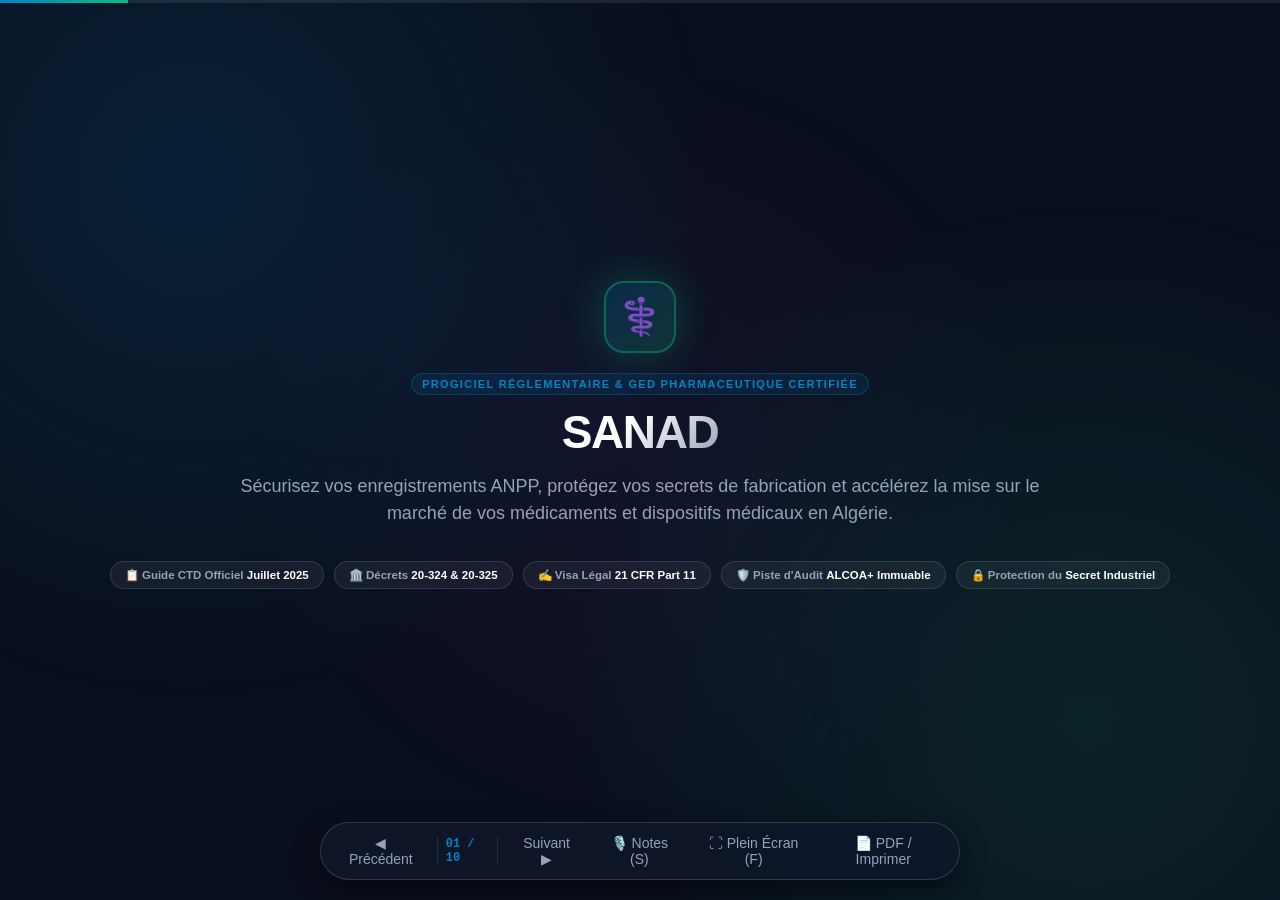
<file: web/presentation.html>
<!DOCTYPE html>
<html lang="fr">
<head>
    <meta charset="UTF-8">
    <meta name="viewport" content="width=device-width, initial-scale=1.0">
    <title>SANAD — Pitch Commercial & Démonstration Executive</title>
    <meta name="description" content="Présentation exécutive et pitch commercial du progiciel SANAD : plateforme souveraine d'enregistrement ANPP et GED pharmaceutique BPF pour l'industrie algérienne.">
    <link rel="canonical" href="https://homolog.dz/presentation.html">
    <link rel="alternate" hreflang="fr" href="https://homolog.dz/presentation.html">
    <link rel="alternate" hreflang="ar" href="https://homolog.dz/ar/presentation.html">
    <link rel="alternate" hreflang="x-default" href="https://homolog.dz/presentation.html">
    <link rel="icon" type="image/png" href="/img/caducee-algerie.png">

    <!-- Open Graph -->
    <meta property="og:title" content="SANAD — Pitch Commercial & Démonstration Executive">
    <meta property="og:description" content="Présentation exécutive et pitch commercial du progiciel SANAD : plateforme souveraine d'enregistrement ANPP et GED pharmaceutique BPF pour l'industrie algérienne.">
    <meta property="og:type" content="website">
    <meta property="og:url" content="https://homolog.dz/presentation.html">
    <meta property="og:image" content="https://homolog.dz/img/caducee-algerie.png">
    <meta property="og:locale" content="fr_DZ">

    <!-- Twitter Card -->
    <meta name="twitter:card" content="summary_large_image">
    <meta name="twitter:title" content="SANAD — Pitch Commercial & Démonstration Executive">
    <meta name="twitter:description" content="Présentation exécutive et pitch commercial du progiciel SANAD : plateforme souveraine d'enregistrement ANPP et GED pharmaceutique BPF pour l'industrie algérienne.">
    <meta name="twitter:image" content="https://homolog.dz/img/caducee-algerie.png">

    <!-- Schema.org JSON-LD -->
    <script type="application/ld+json">
    {
      "@context": "https://schema.org",
      "@type": "PresentationDigitalDocument",
      "name": "SANAD Progiciel — Pitch Commercial & Démonstration Executive",
      "description": "Présentation exécutive et pitch commercial du progiciel SANAD : plateforme souveraine d'enregistrement ANPP et GED pharmaceutique BPF pour l'industrie algérienne.",
      "url": "https://homolog.dz/presentation.html",
      "inLanguage": "fr",
      "publisher": {
        "@type": "Organization",
        "name": "SANAD PHARMA Algérie",
        "url": "https://homolog.dz"
      }
    }
    </script>
    <style>
        :root {
            --bg-dark: #0a0f1d;
            --bg-card: rgba(17, 24, 39, 0.85);
            --bg-card-border: rgba(255, 255, 255, 0.1);
            --text-main: #f8fafc;
            --text-dim: #94a3b8;
            --text-muted: #64748b;
            --primary: #0284c7;
            --primary-glow: rgba(2, 132, 199, 0.35);
            --emerald: #10b981;
            --emerald-glow: rgba(16, 185, 129, 0.3);
            --amber: #f59e0b;
            --purple: #8b5cf6;
            --red: #ef4444;
            --font-family: -apple-system, BlinkMacSystemFont, "Segoe UI", Roboto, "Helvetica Neue", Arial, sans-serif;
        }

        * {
            box-sizing: border-box;
            margin: 0;
            padding: 0;
        }

        body {
            background-color: var(--bg-dark);
            color: var(--text-main);
            font-family: var(--font-family);
            overflow: hidden;
            height: 100vh;
            width: 100vw;
            user-select: none;
        }

        /* Arrière-plan subtilement dégradé */
        .ambient-bg {
            position: fixed;
            top: 0;
            left: 0;
            width: 100%;
            height: 100%;
            pointer-events: none;
            background: 
                radial-gradient(circle at 15% 20%, rgba(2, 132, 199, 0.15) 0%, transparent 40%),
                radial-gradient(circle at 85% 80%, rgba(16, 185, 129, 0.12) 0%, transparent 40%),
                radial-gradient(circle at 50% 50%, rgba(139, 92, 246, 0.06) 0%, transparent 50%);
            z-index: 0;
        }

        /* Conteneur de diapositives */
        .presentation-deck {
            position: relative;
            width: 100vw;
            height: 100vh;
            display: flex;
            align-items: center;
            justify-content: center;
            z-index: 1;
        }

        .slide {
            position: absolute;
            top: 0;
            left: 0;
            width: 100%;
            height: 100%;
            padding: 50px 80px 80px 80px;
            display: flex;
            flex-direction: column;
            justify-content: center;
            opacity: 0;
            transform: scale(0.96) translateX(40px);
            transition: opacity 0.45s cubic-bezier(0.16, 1, 0.3, 1), transform 0.45s cubic-bezier(0.16, 1, 0.3, 1);
            pointer-events: none;
        }

        .slide.active {
            opacity: 1;
            transform: scale(1) translateX(0);
            pointer-events: all;
        }

        .slide.previous {
            opacity: 0;
            transform: scale(0.96) translateX(-40px);
        }

        /* Header de slide */
        .slide-header {
            margin-bottom: 24px;
        }

        .slide-eyebrow {
            display: inline-flex;
            align-items: center;
            gap: 6px;
            font-size: 11px;
            font-weight: 800;
            letter-spacing: 0.12em;
            text-transform: uppercase;
            color: var(--primary);
            background: rgba(2, 132, 199, 0.12);
            padding: 4px 10px;
            border-radius: 999px;
            border: 1px solid rgba(2, 132, 199, 0.3);
            margin-bottom: 10px;
        }

        .slide-title {
            font-size: 32px;
            font-weight: 800;
            letter-spacing: -0.02em;
            line-height: 1.2;
            color: #ffffff;
            margin-bottom: 8px;
        }

        .slide-subtitle {
            font-size: 15px;
            color: var(--text-dim);
            font-weight: 400;
            line-height: 1.5;
            max-width: 900px;
        }

        /* Cartes & Grilles */
        .grid-2 {
            display: grid;
            grid-template-columns: 1fr 1fr;
            gap: 24px;
        }

        .grid-3 {
            display: grid;
            grid-template-columns: repeat(3, 1fr);
            gap: 20px;
        }

        .grid-4 {
            display: grid;
            grid-template-columns: repeat(4, 1fr);
            gap: 16px;
        }

        .card {
            background: var(--bg-card);
            border: 1px solid var(--bg-card-border);
            border-radius: 12px;
            padding: 24px;
            box-shadow: 0 10px 30px rgba(0, 0, 0, 0.3);
            backdrop-filter: blur(12px);
            position: relative;
            overflow: hidden;
        }

        .card::before {
            content: '';
            position: absolute;
            top: 0;
            left: 0;
            right: 0;
            height: 2px;
            background: linear-gradient(90deg, transparent, rgba(255, 255, 255, 0.2), transparent);
        }

        .card.highlight-emerald {
            border-color: rgba(16, 185, 129, 0.4);
            box-shadow: 0 10px 30px var(--emerald-glow);
        }

        .card.highlight-blue {
            border-color: rgba(2, 132, 199, 0.4);
            box-shadow: 0 10px 30px var(--primary-glow);
        }

        .card.highlight-red {
            border-color: rgba(239, 68, 68, 0.4);
        }

        .card-icon {
            font-size: 28px;
            margin-bottom: 12px;
        }

        .card-title {
            font-size: 17px;
            font-weight: 700;
            color: #ffffff;
            margin-bottom: 8px;
        }

        .card-body {
            font-size: 13px;
            color: var(--text-dim);
            line-height: 1.6;
        }

        .card-badge {
            display: inline-block;
            font-size: 10px;
            font-weight: 800;
            padding: 2px 6px;
            border-radius: 4px;
            margin-top: 10px;
            text-transform: uppercase;
        }

        .badge-red {
            background: rgba(239, 68, 68, 0.15);
            color: #f87171;
            border: 1px solid rgba(239, 68, 68, 0.3);
        }

        .badge-emerald {
            background: rgba(16, 185, 129, 0.15);
            color: #34d399;
            border: 1px solid rgba(16, 185, 129, 0.3);
        }

        .badge-purple {
            background: rgba(139, 92, 246, 0.15);
            color: #c084fc;
            border: 1px solid rgba(139, 92, 246, 0.3);
        }

        /* Slide 1 Hero Spécifique */
        .hero-slide {
            text-align: center;
            display: flex;
            flex-direction: column;
            align-items: center;
            justify-content: center;
        }

        .hero-caducee {
            width: 72px;
            height: 72px;
            margin-bottom: 20px;
            background: linear-gradient(135deg, rgba(2, 132, 199, 0.2), rgba(16, 185, 129, 0.2));
            border: 2px solid rgba(16, 185, 129, 0.4);
            border-radius: 20px;
            display: flex;
            align-items: center;
            justify-content: center;
            font-size: 36px;
            box-shadow: 0 0 40px var(--emerald-glow);
        }

        .hero-title {
            font-size: 46px;
            font-weight: 900;
            letter-spacing: -0.03em;
            background: linear-gradient(135deg, #ffffff 40%, #94a3b8 100%);
            -webkit-background-clip: text;
            -webkit-text-fill-color: transparent;
            margin-bottom: 14px;
        }

        .hero-pills {
            display: flex;
            gap: 10px;
            justify-content: center;
            flex-wrap: wrap;
            margin-top: 24px;
        }

        .hero-pill {
            background: rgba(255, 255, 255, 0.05);
            border: 1px solid rgba(255, 255, 255, 0.12);
            padding: 6px 14px;
            border-radius: 999px;
            font-size: 11.5px;
            font-weight: 600;
            color: var(--text-dim);
        }

        .hero-pill strong {
            color: #ffffff;
        }

        /* Tableau Comparatif Slide 2 & 5 */
        .table-compare {
            width: 100%;
            border-collapse: collapse;
            font-size: 12.5px;
            margin-top: 10px;
        }

        .table-compare th {
            text-align: left;
            padding: 10px 14px;
            color: var(--text-muted);
            font-weight: 700;
            border-bottom: 1.5px solid var(--bg-card-border);
            text-transform: uppercase;
            font-size: 10.5px;
        }

        .table-compare td {
            padding: 12px 14px;
            border-bottom: 1px solid rgba(255, 255, 255, 0.05);
            color: var(--text-main);
        }

        /* Scénarios Démo */
        .step-timeline {
            display: flex;
            gap: 16px;
            margin-top: 14px;
        }

        .step-box {
            flex: 1;
            background: rgba(255, 255, 255, 0.03);
            border: 1px solid var(--bg-card-border);
            border-radius: 10px;
            padding: 18px;
            position: relative;
        }

        .step-num {
            position: absolute;
            top: -12px;
            left: 16px;
            background: var(--primary);
            color: white;
            font-weight: 800;
            font-size: 11px;
            width: 24px;
            height: 24px;
            border-radius: 50%;
            display: flex;
            align-items: center;
            justify-content: center;
            box-shadow: 0 4px 10px var(--primary-glow);
        }

        /* Barre d'outils et commandes fixes */
        .deck-controls {
            position: fixed;
            bottom: 20px;
            left: 50%;
            transform: translateX(-50%);
            display: flex;
            align-items: center;
            gap: 12px;
            background: rgba(15, 23, 42, 0.85);
            border: 1px solid rgba(255, 255, 255, 0.15);
            backdrop-filter: blur(16px);
            padding: 6px 16px;
            border-radius: 999px;
            z-index: 100;
            box-shadow: 0 10px 25px rgba(0, 0, 0, 0.5);
        }

        .deck-btn {
            background: transparent;
            border: none;
            color: var(--text-dim);
            cursor: pointer;
            font-size: 14px;
            padding: 6px 10px;
            border-radius: 6px;
            transition: all 0.2s;
            display: flex;
            align-items: center;
            gap: 4px;
        }

        .deck-btn:hover {
            color: #ffffff;
            background: rgba(255, 255, 255, 0.08);
        }

        .slide-counter {
            font-family: monospace;
            font-size: 12px;
            font-weight: 700;
            color: var(--primary);
            padding: 0 8px;
            border-left: 1px solid rgba(255, 255, 255, 0.1);
            border-right: 1px solid rgba(255, 255, 255, 0.1);
        }

        /* Volet Notes Présentateur */
        .notes-panel {
            position: fixed;
            bottom: 75px;
            left: 50%;
            transform: translateX(-50%);
            width: 800px;
            max-width: 90vw;
            background: rgba(15, 23, 42, 0.95);
            border: 1.5px solid var(--amber);
            border-radius: 12px;
            padding: 16px 20px;
            font-size: 12px;
            line-height: 1.5;
            color: #fef3c7;
            box-shadow: 0 15px 35px rgba(0, 0, 0, 0.6);
            display: none;
            z-index: 99;
        }

        .notes-panel.open {
            display: block;
        }

        .notes-header {
            font-weight: 800;
            color: var(--amber);
            margin-bottom: 6px;
            display: flex;
            justify-content: space-between;
        }

        /* Barre de progression supérieure */
        .progress-bar-container {
            position: fixed;
            top: 0;
            left: 0;
            width: 100%;
            height: 3px;
            background: rgba(255, 255, 255, 0.08);
            z-index: 100;
        }

        .progress-bar {
            height: 100%;
            background: linear-gradient(90deg, var(--primary), var(--emerald));
            width: 10%;
            transition: width 0.3s ease;
        }

        /* Mode Impression / Export PDF */
        @media print {
            body {
                overflow: visible !important;
                height: auto !important;
                background: white !important;
                color: #0f172a !important;
            }
            .ambient-bg, .deck-controls, .notes-panel, .progress-bar-container {
                display: none !important;
            }
            .presentation-deck {
                display: block !important;
                height: auto !important;
            }
            .slide {
                position: relative !important;
                opacity: 1 !important;
                transform: none !important;
                height: 100vh !important;
                page-break-after: always !important;
                background: white !important;
                padding: 40px !important;
            }
            .card {
                background: #f8fafc !important;
                border: 1px solid #cbd5e1 !important;
                color: #0f172a !important;
                box-shadow: none !important;
            }
            .card-title, .slide-title, .hero-title {
                color: #0f172a !important;
            }
            .card-body, .slide-subtitle {
                color: #475569 !important;
            }
        }
    </style>
</head>
<body>
    <div class="ambient-bg"></div>
    <div class="progress-bar-container"><div class="progress-bar" id="progress-bar"></div></div>

    <div class="presentation-deck">

        <!-- ====================================================================
             SLIDE 1 : Titre & Vision
             ==================================================================== -->
        <div class="slide active hero-slide" data-notes="Accroche DG/PDT : Présenter SANAD comme la première réponse technologique souveraine et intégrée aux nouvelles exigences de l'ANPP (Guide CTD Juillet 2025). Mettre l'accent sur la conformité légale et la réduction du time-to-market.">
            <div class="hero-caducee">⚕️</div>
            <div class="slide-eyebrow">Progiciel Réglementaire &amp; GED Pharmaceutique Certifiée</div>
            <h1 class="hero-title">SANAD</h1>
            <p class="slide-subtitle" style="font-size: 18px; max-width: 820px; margin: 0 auto 10px auto;">
                Sécurisez vos enregistrements ANPP, protégez vos secrets de fabrication et accélérez la mise sur le marché de vos médicaments et dispositifs médicaux en Algérie.
            </p>
            <div class="hero-pills">
                <span class="hero-pill">📋 Guide CTD Officiel <strong>Juillet 2025</strong></span>
                <span class="hero-pill">🏛️ Décrets <strong>20-324 &amp; 20-325</strong></span>
                <span class="hero-pill">✍️ Visa Légal <strong>21 CFR Part 11</strong></span>
                <span class="hero-pill">🛡️ Piste d'Audit <strong>ALCOA+ Immuable</strong></span>
                <span class="hero-pill">🔒 Protection du <strong>Secret Industriel</strong></span>
            </div>
        </div>

        <!-- ====================================================================
             SLIDE 2 : Le Contexte Réglementaire & Les Risques
             ==================================================================== -->
        <div class="slide" data-notes="Pain Points : Expliquer qu'un rejet d'irrecevabilité ANPP coûte entre 6 et 12 mois de retard de commercialisation (perte sèche de CA). Souligner le risque d'espionnage industriel lors de partage non cloisonné avec des consultants CRO.">
            <div class="slide-header">
                <div class="slide-eyebrow">Les Nouveaux Enjeux Réglementaires</div>
                <h2 class="slide-title">Pourquoi les Méthodes Traditionnelles Échouent ?</h2>
                <div class="slide-subtitle">La gestion des dossiers d'enregistrement par classeurs papier, dossiers partagés et tableurs Excel expose les laboratoires à 3 risques majeurs :</div>
            </div>
            <div class="grid-3">
                <div class="card highlight-red">
                    <div class="card-icon">⚠️</div>
                    <div class="card-title">Le Rejet d'Irrecevabilité ANPP</div>
                    <div class="card-body">
                        L'absence d'une seule pièce obligatoire [E] entraîne le rejet immédiat du dossier au guichet unique de l'ANPP.<br>
                        <strong>Impact :</strong> 6 à 12 mois de retard de mise sur le marché et des millions de dinars de perte de chiffre d'affaires.
                    </div>
                    <span class="card-badge badge-red">Coût Business Majeur</span>
                </div>
                <div class="card highlight-red">
                    <div class="card-icon">🔓</div>
                    <div class="card-title">La Fuite du Secret d'Affaires</div>
                    <div class="card-body">
                        Le partage de dossiers complets avec des experts externes ou CRO expose les prix FOB (1.H.4), les marges et les synthèses chimiques brevetées (3.2.S).<br>
                        <strong>Impact :</strong> Perte de confidentialité industrielle et risque de concurrence déloyale.
                    </div>
                    <span class="card-badge badge-red">Risque Propriété Intellectuelle</span>
                </div>
                <div class="card highlight-red">
                    <div class="card-icon">⚖️</div>
                    <div class="card-title">Responsabilité Pénale du PDT</div>
                    <div class="card-body">
                        En vertu du Décret 20-325, le Pharmacien Directeur Technique engage sa responsabilité légale et ordinale sur la conformité de chaque pièce soumise.<br>
                        <strong>Impact :</strong> Impossibilité de certifier l'intégrité sans visa électronique 21 CFR Part 11.
                    </div>
                    <span class="card-badge badge-red">Responsabilité Personnelle</span>
                </div>
            </div>
        </div>

        <!-- ====================================================================
             SLIDE 3 : La Réponse SANAD
             ==================================================================== -->
        <div class="slide" data-notes="Présenter les 4 piliers de SANAD : Moteur CTD, Coffre-fort GED certifié, Cloisonnement hermétique du secret et Visa légal PDT. Insister sur le fait que la solution est 100% adaptée à la réglementation algérienne.">
            <div class="slide-header">
                <div class="slide-eyebrow">L'Architecture SANAD</div>
                <h2 class="slide-title">La Solution Complète Dédiée à l'Algérie</h2>
                <div class="slide-subtitle">Une suite logicielle pharmaceutique conçue de A à Z selon les décrets exécutifs et guides de l'ANPP :</div>
            </div>
            <div class="grid-4">
                <div class="card highlight-blue">
                    <div class="card-icon">🏛️</div>
                    <div class="card-title">Moteur de Dossiers ANPP</div>
                    <div class="card-body">
                        Checklists interactives des 6 procédures officielles (NI, RI, MI, NF, RF, MF) et Homologation Dispositifs Médicaux (Classes I à III).
                    </div>
                    <span class="card-badge badge-emerald">Guide Juillet 2025</span>
                </div>
                <div class="card highlight-emerald">
                    <div class="card-icon">🔒</div>
                    <div class="card-title">Coffre-Fort GED ALCOA+</div>
                    <div class="card-body">
                        Archivage cryptographique CAS (SHA-256) garantissant l'intégrité absolue, le versioning strict (v0.1 à v1.0) et le verrouillage exclusif.
                    </div>
                    <span class="card-badge badge-emerald">21 CFR Part 11</span>
                </div>
                <div class="card highlight-purple">
                    <div class="card-icon">🛡️</div>
                    <div class="card-title">Secret Industriel Breveté</div>
                    <div class="card-body">
                        Cloisonnement "Need-to-Know" : masquage automatique des prix FOB et des synthèses chimiques pour les consultants et CRO.
                    </div>
                    <span class="card-badge badge-purple">PSSI &amp; BPF</span>
                </div>
                <div class="card highlight-blue">
                    <div class="card-icon">✍️</div>
                    <div class="card-title">Visa Légal du Pharmacien DT</div>
                    <div class="card-body">
                        Signature électronique avec ré-authentification obligatoire, apposition du sceau légal et verrouillage définitif du dossier pour dépôt.
                    </div>
                    <span class="card-badge badge-emerald">Décret 20-325</span>
                </div>
            </div>
        </div>

        <!-- ====================================================================
             SLIDE 4 : Moteur de Dossiers & Checklists Intelligentes
             ==================================================================== -->
        <div class="slide" data-notes="Focus Affaires Réglementaires (RA) : Démontrer le calcul automatique de complétude (0-100%). Montrer que le système empêche tout dépôt si une exigence [E] manque. Finis les oublis qui bloquent le dossier.">
            <div class="slide-header">
                <div class="slide-eyebrow">Excellence Réglementaire</div>
                <h2 class="slide-title">Zéro Risque d'Irrecevabilité au Dépôt</h2>
                <div class="slide-subtitle">Un moteur intelligent qui guide les Affaires Réglementaires pas à pas jusqu'à la recevabilité garantie :</div>
            </div>
            <div class="grid-2">
                <div class="card">
                    <div class="card-title" style="display:flex; justify-content:space-between;">
                        <span>📋 Checklists CTD &amp; DM Intégrales</span>
                        <span style="color:var(--emerald); font-size:12px; font-weight:700;">100% Conforme ANPP</span>
                    </div>
                    <div class="card-body">
                        <ul style="padding-left:18px; margin-top:8px; line-height:1.7;">
                            <li><strong>Modules CTD 1 à 5 :</strong> Exigences régionales algériennes (1.A à 1.P), Qualité CMC (3.2.S, 3.2.P, 3.2.R), Sécurité non-clinique et Clinique/Bioéquivalence.</li>
                            <li><strong>Dispositifs Médicaux :</strong> 5 sections obligatoires (DM.A, DM.Q ISO 13485, DM.T Technique, DM.S Sécurité, DM.I Notice/IFU).</li>
                            <li><strong>Niveaux d'Exigence :</strong> Distinction visuelle immédiate entre <strong>[E] Exigé</strong>, <strong>[F] Facultatif</strong> et <strong>[P] Partiel</strong>.</li>
                        </ul>
                    </div>
                </div>
                <div class="card highlight-emerald">
                    <div class="card-title">⚡ Indicateur de Complétude &amp; Garde-Fou</div>
                    <div class="card-body">
                        <div style="background:rgba(0,0,0,0.25); border:1px solid rgba(255,255,255,0.1); border-radius:8px; padding:14px; margin-bottom:12px;">
                            <div style="display:flex; justify-content:space-between; margin-bottom:6px; font-weight:700;">
                                <span>Complétude Dossier :</span>
                                <span style="color:var(--emerald);">100% Validé Interne</span>
                            </div>
                            <div style="height:8px; background:rgba(255,255,255,0.1); border-radius:4px; overflow:hidden;">
                                <div style="height:100%; width:100%; background:linear-gradient(90deg, var(--primary), var(--emerald));"></div>
                            </div>
                        </div>
                        <ul style="padding-left:18px; line-height:1.7;">
                            <li><strong>Verrouillage Anti-Oubli :</strong> Impossible de soumettre un dossier tant que les pièces obligatoires ne sont pas certifiées et visées.</li>
                            <li><strong>Suivi Chronologique ANPP :</strong> Enregistrement du numéro de récépissé officiel et monitoring du délai légal.</li>
                        </ul>
                    </div>
                </div>
            </div>
        </div>

        <!-- ====================================================================
             SLIDE 5 : Le Secret Industriel & Commercial (Différenciateur Clé)
             ==================================================================== -->
        <div class="slide" data-notes="Point fort commercial absolu : Aucune autre solution sur le marché ne propose ce niveau d'isolation. Expliquer qu'un consultant CRO bioéquivalence ou un stagiaire QA ne verra JAMAIS le prix d'achat, les marges ou la synthèse brevetée.">
            <div class="slide-header">
                <div class="slide-eyebrow">Innovation Exclusivité SANAD</div>
                <h2 class="slide-title">Le Secret Industriel &amp; Commercial Protégé</h2>
                <div class="slide-subtitle">Un cloisonnement granulaire « Need-to-Know » préservant vos secrets de fabrication et vos marges commerciales :</div>
            </div>
            <div class="grid-2">
                <div class="card highlight-purple">
                    <div class="card-title" style="color:#c084fc;">🔒 Secret Commercial &amp; Pricing</div>
                    <div class="card-body">
                        <p style="margin-bottom:8px;"><strong>Réservé exclusivement à la Direction Générale et aux Affaires Réglementaires :</strong></p>
                        <table class="table-compare">
                            <tr>
                                <td><strong>1.A.4</strong> Quittance bancaire &amp; Attestation de change</td>
                                <td><span class="badge-red">MASQUÉ pour tiers</span></td>
                            </tr>
                            <tr>
                                <td><strong>1.H.4</strong> Structure de prix PCSU / Attestation FOB</td>
                                <td><span class="badge-red">MASQUÉ pour tiers</span></td>
                            </tr>
                            <tr>
                                <td><strong>1.H.5</strong> Benchmark de prix international</td>
                                <td><span class="badge-red">MASQUÉ pour tiers</span></td>
                            </tr>
                        </table>
                        <div style="margin-top:10px; font-size:11.5px; color:#fca5a5; font-style:italic;">
                            Même les pharmaciens QA internes ou techniciens n'ont pas accès aux prix d'achat ni aux marges du laboratoire.
                        </div>
                    </div>
                </div>
                <div class="card highlight-purple">
                    <div class="card-title" style="color:#c084fc;">🛡️ Secret Industriel &amp; Formules de Synthèse</div>
                    <div class="card-body">
                        <p style="margin-bottom:8px;"><strong>Confinement étanche pour les prestataires externes (CRO) :</strong></p>
                        <table class="table-compare">
                            <tr>
                                <td><strong>3.2.S</strong> Synthèse substance active (ASMF/DMF)</td>
                                <td><span class="badge-purple">Réservé Interne</span></td>
                            </tr>
                            <tr>
                                <td><strong>3.2.P</strong> Procédé de fabrication 3 lots &amp; Formule</td>
                                <td><span class="badge-purple">Réservé Interne</span></td>
                            </tr>
                            <tr>
                                <td><strong>Module 5</strong> Études cliniques &amp; Bioéquivalence</td>
                                <td><span class="badge-emerald">Accessible CRO</span></td>
                            </tr>
                        </table>
                        <div style="margin-top:10px; font-size:11.5px; color:#c084fc; font-style:italic;">
                            Votre expert bioéquivalence tiers travaille sur son module sans jamais voir vos secrets galéniques.
                        </div>
                    </div>
                </div>
            </div>
        </div>

        <!-- ====================================================================
             SLIDE 6 : Visa Légal 21 CFR Part 11 & Pharmacien DT
             ==================================================================== -->
        <div class="slide" data-notes="Pour le Pharmacien Directeur Technique : Mettre en avant la sérénité juridique. Signature électronique irréfutable avec double facteur ou mot de passe, traçabilité juridique selon l'article 1.A.7.">
            <div class="slide-header">
                <div class="slide-eyebrow">Conformité Médico-Légale</div>
                <h2 class="slide-title">Le Visa Légal du Pharmacien Directeur Technique</h2>
                <div class="slide-subtitle">La garantie légale indispensable pour engager la responsabilité du laboratoire devant l'ANPP (Décret 20-325) :</div>
            </div>
            <div class="grid-3">
                <div class="card highlight-blue">
                    <div class="card-icon">🔑</div>
                    <div class="card-title">Ré-Authentification Obligatoire</div>
                    <div class="card-body">
                        Conformément au standard mondial <strong>21 CFR Part 11</strong>, l'apposition du visa légal exige la re-saisie formelle des identifiants (mot de passe ou 2FA TOTP). Impossible de signer accidentellement.
                    </div>
                </div>
                <div class="card highlight-emerald">
                    <div class="card-icon">🔏</div>
                    <div class="card-title">Sceau Cryptographique Immuable</div>
                    <div class="card-body">
                        Génération d'une empreinte SHA-256 unique associant le signataire, son titre ordinal (PDT titulaire de la décision 1.A.7), l'horodatage UTC certifié et la déclaration d'engagement légal.
                    </div>
                </div>
                <div class="card highlight-purple">
                    <div class="card-icon">🔒</div>
                    <div class="card-title">Verrouillage Définitif du Dossier</div>
                    <div class="card-body">
                        Une fois signé par le Directeur Technique, le dossier bascule en état <code>valide_interne</code> : toute modification ultérieure est strictement interdite sans une procédure formelle de révision BPF.
                    </div>
                </div>
            </div>
        </div>

        <!-- ====================================================================
             SLIDE 7 : Coffre-Fort GED & Piste d'Audit ALCOA+
             ==================================================================== -->
        <div class="slide" data-notes="Pour le Directeur Qualité (QA) : Démontrer que lors d'une inspection ANPP, vous pouvez sortir en 1 seconde l'historique complet de qui a vu, modifié ou visé un document. ALCOA+ 100% respecté.">
            <div class="slide-header">
                <div class="slide-eyebrow">Intégrité &amp; Traçabilité BPF</div>
                <h2 class="slide-title">Coffre-Fort GED &amp; Audit Trail ALCOA+</h2>
                <div class="slide-subtitle">Soyez toujours prêts pour les inspections de l'ANPP et les audits de conformité BPF :</div>
            </div>
            <div class="grid-2">
                <div class="card">
                    <div class="card-title">🗄️ Coffre-Fort Documentaire CAS</div>
                    <div class="card-body">
                        <ul style="padding-left:18px; line-height:1.7;">
                            <li><strong>Stockage Adressable (CAS SHA-256) :</strong> Tout fichier est identifié par son empreinte cryptographique. Altération physique impossible.</li>
                            <li><strong>Taxonomie Officielle en 5 Branches :</strong> Classement normalisé (01_Affaires_Reglementaires, 02_Qualite_BPF, 03_Production, 04_Clinique, 05_Legal).</li>
                            <li><strong>Check-out / Lock Exclusif :</strong> Empêche les conflits d'édition entre collaborateurs.</li>
                        </ul>
                    </div>
                </div>
                <div class="card highlight-emerald">
                    <div class="card-title">🛡️ Journal d'Audit Immuable (ALCOA+)</div>
                    <div class="card-body">
                        <p style="margin-bottom:8px;">Chaque événement du cycle de vie est enregistré de façon inaltérable :</p>
                        <div style="background:rgba(0,0,0,0.3); border:1px solid rgba(255,255,255,0.08); border-radius:6px; padding:10px; font-family:monospace; font-size:11px; color:#34d399;">
                            [2026-11-13T12:44:35Z] USER: dt@sanadpharma.dz<br>
                            ACTION: DOSSIER_PDT_SIGN_SUCCESS (21 CFR Part 11)<br>
                            ENTITY: DOS-2026-AMOX-NI (Amoxicilline 500mg)<br>
                            SEAL: 9e32a68b4f...d88c21a0 (SHA-256 Intègre)
                        </div>
                        <div style="margin-top:10px; font-size:11.5px; color:var(--text-dim);">
                            <strong>Attributable, Legible, Contemporaneous, Original, Accurate.</strong>
                        </div>
                    </div>
                </div>
            </div>
        </div>

        <!-- ====================================================================
             SLIDE 8 : Souveraineté & Architecture Zero-Trust
             ==================================================================== -->
        <div class="slide" data-notes="Pour la DSI et la Direction Générale : Démontrer la souveraineté. La solution peut tourner 100% en local dans les serveurs du labo (On-Premise) sans dépendance cloud, ou en Cloud algérien souverain. Zero-Trust sur les données santé.">
            <div class="slide-header">
                <div class="slide-eyebrow">Souveraineté &amp; Sécurité Informatique</div>
                <h2 class="slide-title">Hébergement Hybride &amp; Zero-Trust Santé</h2>
                <div class="slide-subtitle">Vos données scientifiques et médicales ne quittent jamais votre périmètre de contrôle :</div>
            </div>
            <div class="grid-3">
                <div class="card highlight-blue">
                    <div class="card-icon">🏢</div>
                    <div class="card-title">100% On-Premise Local</div>
                    <div class="card-body">
                        Déploiement possible directement dans la salle des serveurs de votre laboratoire. Zéro dépendance vers des serveurs étrangers, conformité totale avec la réglementation nationale sur les données de santé.
                    </div>
                </div>
                <div class="card highlight-emerald">
                    <div class="card-icon">🛡️</div>
                    <div class="card-title">Zero-Trust Informatique</div>
                    <div class="card-body">
                        Même vos administrateurs système et ingénieurs réseau n'ont pas accès au contenu des pièces pharmaceutiques. Le système bloque automatiquement l'accès documentaire aux profils techniques.
                    </div>
                </div>
                <div class="card highlight-purple">
                    <div class="card-icon">⚡</div>
                    <div class="card-title">Performance &amp; Robustesse Go</div>
                    <div class="card-body">
                        Binaire compilé ultra-rapide (temps de réponse < 15 millisecondes), consommation mémoire minimale, architecture résiliente avec base PostgreSQL 16 haute disponibilité.
                    </div>
                </div>
            </div>
        </div>

        <!-- ====================================================================
             SLIDE 9 : Démonstration Live (Scénario 5 Minutes)
             ==================================================================== -->
        <div class="slide" data-notes="Transition vers la démo live de la plateforme : Annoncer un scénario concret en 3 étapes de 5 minutes chrono pour prouver que tout ce qui a été présenté est réel et déjà opérationnel.">
            <div class="slide-header">
                <div class="slide-eyebrow">Preuve par la Démonstration</div>
                <h2 class="slide-title">Démonstration Live en 3 Scénarios</h2>
                <div class="slide-subtitle">Voyez la plateforme opérer en conditions réelles sur un dossier d'Amoxicilline 500mg :</div>
            </div>
            <div class="step-timeline">
                <div class="step-box">
                    <div class="step-num">1</div>
                    <div class="card-title" style="margin-top:8px;">Vision Direction &amp; Visa PDT</div>
                    <div class="card-body">
                        Connexion en tant que Pharmacien Directeur Technique : inspection de la complétude 100%, consultation des prix 1.H.4 et signature officielle 21 CFR Part 11.
                    </div>
                </div>
                <div class="step-box">
                    <div class="step-num">2</div>
                    <div class="card-title" style="margin-top:8px;">Bascule Consultant CRO</div>
                    <div class="card-body">
                        Bascule instantanée en rôle Consultant Tiers : vérification en direct que les prix et formules chimiques sont masqués par un cadenas rouge 🔒 CONFIDENTIEL.
                    </div>
                </div>
                <div class="step-box">
                    <div class="step-num">3</div>
                    <div class="card-title" style="margin-top:8px;">Audit Trail &amp; Export ZIP</div>
                    <div class="card-body">
                        Consultation de l'Audit Trail immuable traçant la signature, et génération du dossier de soumission officiel ordonné prêt pour l'ANPP.
                    </div>
                </div>
            </div>
            <div style="text-align:center; margin-top:30px;">
                <button class="hero-pill" style="background:var(--primary); color:white; border:none; padding:10px 24px; font-size:13px; font-weight:700; cursor:pointer;" onclick="window.open('/', '_blank')">
                    🚀 Lancer l'Application SANAD en Direct ➔
                </button>
            </div>
        </div>

        <!-- ====================================================================
             SLIDE 10 : ROI & Appel à l'Action
             ==================================================================== -->
        <div class="slide hero-slide" data-notes="Closing commercial : 1 seul rejet évité compense largement le coût de la solution. Proposer une étude de cadrage et un audit de conformité CTD gratuit sur leurs dossiers actuels.">
            <div class="slide-eyebrow" style="margin-bottom:16px;">Accompagnement &amp; Partenariat</div>
            <h2 class="hero-title" style="font-size:38px; margin-bottom:12px;">Rentabilisez Votre Investissement dès le 1er Dépôt</h2>
            <p class="slide-subtitle" style="font-size: 16px; max-width: 800px; margin: 0 auto 24px auto;">
                Un seul dossier rejeté par l'ANPP coûte 6 mois de retard. SANAD garantit votre recevabilité dès le premier guichet.
            </p>
            <div class="grid-3" style="max-width: 900px; text-align: left; margin-bottom: 24px;">
                <div class="card">
                    <div class="card-title">📦 Déploiement Clé en Main</div>
                    <div class="card-body">Installation On-Premise ou Cloud en moins de 48 heures sans perturbation de votre activité.</div>
                </div>
                <div class="card">
                    <div class="card-title">🔄 Migration de vos Dossiers</div>
                    <div class="card-body">Reprise de vos dossiers d'enregistrement existants et indexation dans le nouveau référentiel.</div>
                </div>
                <div class="card">
                    <div class="card-title">🎓 Formation Certifiante</div>
                    <div class="card-body">Formation approfondie de vos équipes Affaires Réglementaires et Assurance Qualité aux normes 2026.</div>
                </div>
            </div>
            <div style="background:linear-gradient(135deg, rgba(2, 132, 199, 0.2), rgba(16, 185, 129, 0.2)); border:1.5px solid var(--emerald); padding:16px 32px; border-radius:12px; display:inline-block;">
                <div style="font-size:15px; font-weight:800; color:#ffffff; margin-bottom:4px;">
                    🎯 Offre de Lancement : Audit de Conformité CTD Offert
                </div>
                <div style="font-size:12px; color:var(--text-dim); margin-bottom:12px;">
                    Bénéficiez d'une analyse de recevabilité gratuite sur l'un de vos dossiers pilotes avec nos experts réglementaires.
                </div>
                <div style="font-size:12px; color:#ffffff; border-top:1px solid rgba(255,255,255,0.15); padding-top:10px; display:flex; justify-content:center; align-items:center; gap:16px; flex-wrap:wrap;">
                    <span>👤 <strong>Soufiene Aït Ali</strong></span>
                    <a href="mailto:soufiene.aitali@gmail.com" style="color:var(--primary); text-decoration:none; font-weight:700;">✉️ soufiene.aitali@gmail.com</a>
                    <a href="tel:0661605066" style="color:var(--emerald); text-decoration:none; font-weight:700;">📱 06 61 60 50 66</a>
                </div>
            </div>
        </div>

    </div>

    <!-- Volet Notes Présentateur -->
    <div class="notes-panel" id="notes-panel">
        <div class="notes-header">
            <span>🎙️ Notes du Présentateur (Touche 'S' pour masquer)</span>
            <span id="notes-slide-indicator">Slide 1 / 10</span>
        </div>
        <div id="notes-content">Notes de présentation...</div>
    </div>

    <!-- Barre de Contrôles Fixe -->
    <div class="deck-controls">
        <button class="deck-btn" onclick="prevSlide()" title="Précédent (Flèche Gauche)">◀ Précédent</button>
        <span class="slide-counter" id="slide-counter">01 / 10</span>
        <button class="deck-btn" onclick="nextSlide()" title="Suivant (Flèche Droite ou Espace)">Suivant ▶</button>
        <button class="deck-btn" onclick="toggleNotes()" title="Notes Orateur (Touche S)">🎙️ Notes (S)</button>
        <button class="deck-btn" onclick="toggleFullscreen()" title="Plein Écran (Touche F)">⛶ Plein Écran (F)</button>
        <button class="deck-btn" onclick="window.print()" title="Imprimer ou Exporter en PDF">📄 PDF / Imprimer</button>
    </div>

    <script>
        const slides = document.querySelectorAll('.slide');
        let currentSlideIdx = 0;
        const totalSlides = slides.length;

        function updateSlide(newIdx) {
            if (newIdx < 0 || newIdx >= totalSlides) return;

            slides.forEach((slide, idx) => {
                slide.classList.remove('active', 'previous');
                if (idx < newIdx) {
                    slide.classList.add('previous');
                } else if (idx === newIdx) {
                    slide.classList.add('active');
                }
            });

            currentSlideIdx = newIdx;

            // Mise à jour du compteur
            const pad = (n) => String(n).padStart(2, '0');
            document.getElementById('slide-counter').textContent = `${pad(currentSlideIdx + 1)} / ${pad(totalSlides)}`;

            // Mise à jour barre de progression
            const progress = ((currentSlideIdx + 1) / totalSlides) * 100;
            document.getElementById('progress-bar').style.width = `${progress}%`;

            // Mise à jour des notes
            const activeSlide = slides[currentSlideIdx];
            const notes = activeSlide.getAttribute('data-notes') || "Aucune note pour cette diapositive.";
            document.getElementById('notes-content').textContent = notes;
            document.getElementById('notes-slide-indicator').textContent = `Slide ${currentSlideIdx + 1} / ${totalSlides}`;
        }

        function nextSlide() {
            if (currentSlideIdx < totalSlides - 1) {
                updateSlide(currentSlideIdx + 1);
            }
        }

        function prevSlide() {
            if (currentSlideIdx > 0) {
                updateSlide(currentSlideIdx - 1);
            }
        }

        function toggleNotes() {
            const panel = document.getElementById('notes-panel');
            panel.classList.toggle('open');
        }

        function toggleFullscreen() {
            if (!document.fullscreenElement) {
                document.documentElement.requestFullscreen().catch(err => console.warn(`Plein écran indisponible: ${err.message}`));
            } else {
                document.exitFullscreen();
            }
        }

        // Navigation Clavier
        window.addEventListener('keydown', (e) => {
            if (e.key === 'ArrowRight' || e.key === ' ' || e.key === 'PageDown') {
                e.preventDefault();
                nextSlide();
            } else if (e.key === 'ArrowLeft' || e.key === 'PageUp') {
                e.preventDefault();
                prevSlide();
            } else if (e.key.toLowerCase() === 'f') {
                e.preventDefault();
                toggleFullscreen();
            } else if (e.key.toLowerCase() === 's') {
                e.preventDefault();
                toggleNotes();
            } else if (e.key.toLowerCase() === 'p' && e.ctrlKey) {
                // Laisser faire l'impression
            } else if (e.key === 'Home') {
                e.preventDefault();
                updateSlide(0);
            } else if (e.key === 'End') {
                e.preventDefault();
                updateSlide(totalSlides - 1);
            }
        });

        // Initialisation
        updateSlide(0);
    </script>
</body>
</html>
</file>
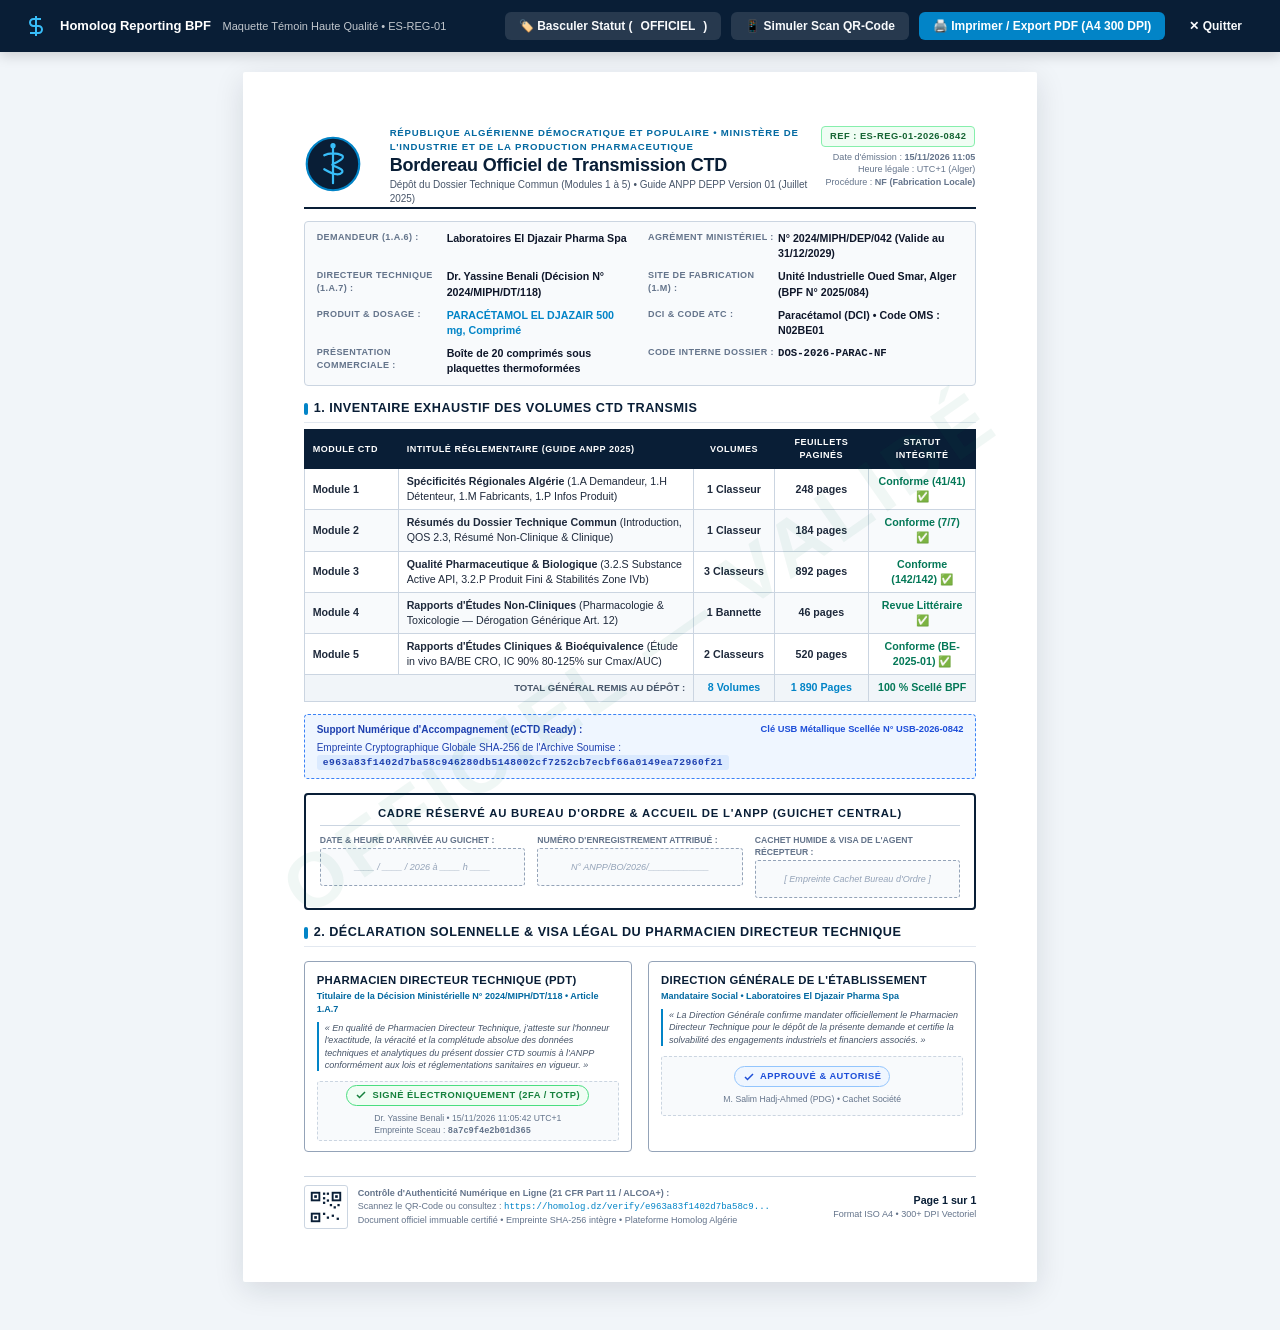
<file: web/reports/es_reg_01_bordereau_ctd.html>
<!DOCTYPE html>
<html lang="fr">
<head>
    <meta charset="UTF-8">
    <meta name="viewport" content="width=device-width, initial-scale=1.0">
    <title>ES-REG-01 — Bordereau Officiel de Transmission CTD — Homolog</title>
    <link rel="icon" type="image/svg+xml" href="/img/favicon-caducee.svg">
    <style>
        /* ==========================================================================
           FEUILLE DE STYLE PRINT BPF 300+ DPI — HOMOLOG PHARMACEUTICAL REPORTING
           Norme : ISO A4 (210 x 297 mm) • Marges : 12mm 14mm 14mm 14mm
           ========================================================================== */

        @page {
            size: A4 portrait;
            margin: 0;
        }

        *, *::before, *::after {
            box-sizing: border-box;
        }

        body {
            font-family: 'Segoe UI', -apple-system, BlinkMacSystemFont, Roboto, Helvetica, Arial, sans-serif;
            color: #0f172a;
            background-color: #f1f5f9;
            margin: 0;
            padding: 24px 0;
            font-size: 8.8pt;
            line-height: 1.42;
            -webkit-print-color-adjust: exact;
            print-color-adjust: exact;
        }

        /* Barre d'actions supérieure (masquée à l'impression) */
        .no-print-toolbar {
            position: fixed;
            top: 0;
            left: 0;
            right: 0;
            height: 52px;
            background: #091e36;
            color: #ffffff;
            display: flex;
            align-items: center;
            justify-content: space-between;
            padding: 0 24px;
            z-index: 9999;
            box-shadow: 0 4px 12px rgba(0, 0, 0, 0.15);
            font-size: 13px;
        }

        .no-print-toolbar .btn {
            display: inline-flex;
            align-items: center;
            gap: 8px;
            padding: 7px 14px;
            border-radius: 6px;
            font-weight: 600;
            font-size: 12px;
            cursor: pointer;
            border: none;
            transition: all 0.15s ease;
            text-decoration: none;
        }

        .btn-primary {
            background: #0284c7;
            color: #ffffff;
        }
        .btn-primary:hover {
            background: #0369a1;
        }

        .btn-outline {
            background: rgba(255, 255, 255, 0.12);
            color: #f8fafc;
            border: 1px solid rgba(255, 255, 255, 0.25);
        }
        .btn-outline:hover {
            background: rgba(255, 255, 255, 0.2);
        }

        /* Conteneur Feuille A4 */
        .sheet {
            width: 210mm;
            min-height: 297mm;
            margin: 48px auto 24px auto;
            background: #ffffff;
            box-shadow: 0 8px 30px rgba(15, 23, 42, 0.12);
            padding: 14mm 16mm 14mm 16mm;
            position: relative;
            overflow: hidden;
            border-radius: 2px;
        }

        @media print {
            body {
                background: #ffffff;
                padding: 0;
            }
            .no-print-toolbar {
                display: none !important;
            }
            .sheet {
                width: 100%;
                margin: 0;
                padding: 12mm 15mm;
                box-shadow: none;
                border-radius: 0;
                min-height: auto;
            }
            .page-break {
                page-break-after: always;
                break-after: page;
            }
        }

        /* Filigrane Dynamique BPF */
        .watermark {
            position: absolute;
            top: 48%;
            left: 50%;
            transform: translate(-50%, -50%) rotate(-35deg);
            font-size: 58pt;
            font-weight: 900;
            letter-spacing: 6px;
            color: rgba(4, 120, 87, 0.06); /* Vert BPF subtil pour OFFICIEL */
            pointer-events: none;
            user-select: none;
            z-index: 1;
            white-space: nowrap;
            text-transform: uppercase;
        }

        .watermark.draft {
            color: rgba(100, 116, 139, 0.08); /* Gris neutre pour DRAFT */
        }

        /* En-tête Institutionnel */
        .header-table {
            width: 100%;
            border-collapse: collapse;
            margin-bottom: 12px;
            border-bottom: 2px solid #091e36;
            padding-bottom: 8px;
        }

        .header-logo-cell {
            width: 72px;
            vertical-align: middle;
        }

        .header-title-cell {
            vertical-align: middle;
            padding-left: 14px;
        }

        .header-sub-inst {
            font-size: 7.2pt;
            font-weight: 700;
            text-transform: uppercase;
            color: #0369a1;
            letter-spacing: 0.8px;
            margin-bottom: 2px;
        }

        .header-main-title {
            font-size: 13.5pt;
            font-weight: 800;
            color: #091e36;
            line-height: 1.15;
            margin: 0;
            letter-spacing: -0.2px;
        }

        .header-sub-desc {
            font-size: 7.5pt;
            color: #475569;
            margin-top: 2px;
        }

        .header-badge-cell {
            width: 160px;
            vertical-align: top;
            text-align: right;
        }

        .badge-ref {
            display: inline-block;
            background: #f0fdf4;
            border: 1px solid #86efac;
            color: #166534;
            padding: 3px 8px;
            border-radius: 4px;
            font-size: 7pt;
            font-weight: 700;
            letter-spacing: 0.5px;
            margin-bottom: 4px;
        }

        .badge-meta {
            font-size: 6.8pt;
            color: #64748b;
            line-height: 1.35;
        }

        /* Cartouche d'Identification */
        .meta-card {
            background: #f8fafc;
            border: 1px solid #cbd5e1;
            border-radius: 4px;
            padding: 9px 12px;
            margin-bottom: 14px;
            page-break-inside: avoid;
        }

        .meta-grid {
            display: grid;
            grid-template-columns: repeat(2, 1fr);
            gap: 8px 16px;
        }

        .meta-row {
            display: flex;
            font-size: 8pt;
        }

        .meta-lbl {
            width: 130px;
            color: #64748b;
            font-weight: 600;
            text-transform: uppercase;
            font-size: 6.8pt;
            letter-spacing: 0.4px;
        }

        .meta-val {
            color: #0f172a;
            font-weight: 700;
            flex: 1;
        }

        /* Titre de Section */
        .section-title {
            font-size: 9.5pt;
            font-weight: 800;
            color: #091e36;
            text-transform: uppercase;
            letter-spacing: 0.5px;
            margin: 14px 0 6px 0;
            display: flex;
            align-items: center;
            gap: 6px;
            border-bottom: 1px solid #e2e8f0;
            padding-bottom: 4px;
            page-break-inside: avoid;
        }

        .section-title::before {
            content: "";
            display: inline-block;
            width: 4px;
            height: 12px;
            background: #0284c7;
            border-radius: 2px;
        }

        /* Tableau BPF Haute Densité */
        .table-bpf {
            width: 100%;
            border-collapse: collapse;
            font-size: 8pt;
            margin-bottom: 12px;
            page-break-inside: avoid;
        }

        .table-bpf th {
            background: #091e36;
            color: #ffffff;
            font-weight: 700;
            text-transform: uppercase;
            font-size: 6.8pt;
            letter-spacing: 0.5px;
            padding: 6px 8px;
            text-align: left;
            border: 1px solid #091e36;
        }

        .table-bpf td {
            padding: 5px 8px;
            border: 1px solid #cbd5e1;
            color: #1e293b;
            vertical-align: middle;
        }

        .table-bpf tr:nth-child(even) td {
            background: #f8fafc;
        }

        .table-bpf .num {
            font-variant-numeric: tabular-nums;
            text-align: center;
            font-weight: 600;
        }

        .table-bpf .status-ok {
            color: #047857;
            font-weight: 700;
        }

        /* Bloc Support Numérique */
        .digital-hash-box {
            background: #eff6ff;
            border: 1px dashed #3b82f6;
            padding: 8px 12px;
            border-radius: 4px;
            font-size: 7.5pt;
            color: #1e40af;
            margin-bottom: 14px;
            page-break-inside: avoid;
        }

        .hash-code {
            font-family: 'Consolas', 'Courier New', monospace;
            font-weight: 700;
            background: #dbeafe;
            padding: 2px 6px;
            border-radius: 3px;
            letter-spacing: 0.5px;
            font-size: 7.2pt;
        }

        /* Cadre Réception Bureau d'Ordre ANPP */
        .anpp-reception-box {
            border: 2px solid #091e36;
            border-radius: 4px;
            padding: 10px 14px;
            margin: 14px 0;
            background: #ffffff;
            page-break-inside: avoid;
        }

        .anpp-reception-title {
            font-size: 8.5pt;
            font-weight: 800;
            text-transform: uppercase;
            letter-spacing: 0.8px;
            color: #091e36;
            text-align: center;
            margin-bottom: 8px;
            border-bottom: 1px solid #cbd5e1;
            padding-bottom: 4px;
        }

        .anpp-grid {
            display: grid;
            grid-template-columns: repeat(3, 1fr);
            gap: 12px;
        }

        .anpp-field {
            font-size: 7.5pt;
        }

        .anpp-field-lbl {
            font-weight: 600;
            color: #64748b;
            text-transform: uppercase;
            font-size: 6.5pt;
            margin-bottom: 2px;
        }

        .anpp-field-box {
            height: 38px;
            border: 1px dashed #94a3b8;
            background: #f8fafc;
            border-radius: 3px;
            display: flex;
            align-items: center;
            justify-content: center;
            color: #94a3b8;
            font-style: italic;
            font-size: 6.8pt;
        }

        /* Blocs de Signatures Solennelles (Parapheur) */
        .sign-grid {
            display: grid;
            grid-template-columns: repeat(2, 1fr);
            gap: 16px;
            margin-top: 14px;
            page-break-inside: avoid;
        }

        .sign-box {
            border: 1px solid #94a3b8;
            border-radius: 4px;
            padding: 10px 12px;
            background: #ffffff;
            font-size: 7.5pt;
            position: relative;
        }

        .sign-title {
            font-size: 8.5pt;
            font-weight: 800;
            color: #091e36;
            text-transform: uppercase;
            letter-spacing: 0.3px;
            margin-bottom: 2px;
        }

        .sign-mandate {
            font-size: 6.8pt;
            color: #0369a1;
            font-weight: 600;
            margin-bottom: 6px;
        }

        .sign-oath {
            font-size: 6.8pt;
            color: #475569;
            font-style: italic;
            line-height: 1.35;
            border-left: 2px solid #0284c7;
            padding-left: 6px;
            margin-bottom: 10px;
        }

        .sign-seal-area {
            height: 60px;
            border: 1px dashed #cbd5e1;
            background: #f8fafc;
            border-radius: 3px;
            display: flex;
            flex-direction: column;
            align-items: center;
            justify-content: center;
            gap: 3px;
            position: relative;
        }

        .seal-stamp {
            display: inline-flex;
            align-items: center;
            gap: 5px;
            background: #f0fdf4;
            border: 1px solid #4ade80;
            color: #15803d;
            font-size: 7pt;
            font-weight: 800;
            padding: 3px 8px;
            border-radius: 12px;
            text-transform: uppercase;
            letter-spacing: 0.5px;
        }

        /* Pied de Page Légal BPF avec QR-Code Vectoriel */
        .footer-legal {
            margin-top: 24px;
            padding-top: 8px;
            border-top: 1px solid #cbd5e1;
            display: flex;
            align-items: center;
            justify-content: space-between;
            font-size: 6.8pt;
            color: #64748b;
            page-break-inside: avoid;
        }

        .footer-qr-block {
            display: flex;
            align-items: center;
            gap: 10px;
        }

        .qr-frame {
            width: 44px;
            height: 44px;
            background: #ffffff;
            border: 1px solid #cbd5e1;
            border-radius: 3px;
            padding: 2px;
            display: flex;
            align-items: center;
            justify-content: center;
        }

        .footer-info {
            line-height: 1.4;
        }

        .footer-page-num {
            font-weight: 700;
            font-size: 8pt;
            color: #091e36;
        }
    </style>
</head>
<body>

    <!-- Barre d'outils interactive (non imprimée) -->
    <div class="no-print-toolbar">
        <div style="display:flex; align-items:center; gap:12px;">
            <svg width="24" height="24" viewBox="0 0 24 24" fill="none" stroke="#38bdf8" stroke-width="2">
                <path d="M12 2v20M17 5H9.5a3.5 3.5 0 0 0 0 7h5a3.5 3.5 0 0 1 0 7H6"/>
            </svg>
            <div>
                <strong>Homolog Reporting BPF</strong>
                <span style="opacity:0.75; font-size:11px; margin-left:8px;">Maquette Témoin Haute Qualité • ES-REG-01</span>
            </div>
        </div>
        <div style="display:flex; gap:10px;">
            <button class="btn btn-outline" onclick="toggleWatermark()">
                🏷️ Basculer Statut (<span id="wm-label">OFFICIEL</span>)
            </button>
            <button class="btn btn-outline" onclick="simulateScan()">
                📱 Simuler Scan QR-Code
            </button>
            <button class="btn btn-primary" onclick="window.print()">
                🖨️ Imprimer / Export PDF (A4 300 DPI)
            </button>
            <button type="button" class="btn btn-outline" style="border-color:transparent; background:transparent;" onclick="if(window.parent && window.parent !== window && typeof window.parent.closeModal === 'function'){ window.parent.closeModal('modal-dossier-reports'); } else { window.close(); }">
                ✕ Quitter
            </button>
        </div>
    </div>

    <!-- FEUILLE A4 NORMALISÉE -->
    <div class="sheet">

        <!-- Filigrane dynamique -->
        <div class="watermark" id="doc-watermark">OFFICIEL — VALIDÉ</div>

        <!-- EN-TÊTE OFFICIEL BPF -->
        <table class="header-table">
            <tr>
                <td class="header-logo-cell">
                    <!-- Caducée vectoriel officiel SVG (300 DPI) -->
                    <svg width="56" height="56" viewBox="0 0 64 64" fill="none">
                        <circle cx="32" cy="32" r="30" fill="#091e36" stroke="#0284c7" stroke-width="2.5"/>
                        <path d="M32 10v44M22 22c5-3 15-3 20 0s-5 8-10 10 15 5 10 10-15-1-20-4" stroke="#38bdf8" stroke-width="2.5" stroke-linecap="round"/>
                        <circle cx="32" cy="11" r="3" fill="#38bdf8"/>
                    </svg>
                </td>
                <td class="header-title-cell">
                    <div class="header-sub-inst">République Algérienne Démocratique et Populaire • Ministère de l'Industrie et de la Production Pharmaceutique</div>
                    <h1 class="header-main-title">Bordereau Officiel de Transmission CTD</h1>
                    <div class="header-sub-desc">Dépôt du Dossier Technique Commun (Modules 1 à 5) • Guide ANPP DEPP Version 01 (Juillet 2025)</div>
                </td>
                <td class="header-badge-cell">
                    <span class="badge-ref">REF : ES-REG-01-2026-0842</span>
                    <div class="badge-meta">
                        Date d'émission : <strong>15/11/2026 11:05</strong><br>
                        Heure légale : UTC+1 (Alger)<br>
                        Procédure : <strong>NF (Fabrication Locale)</strong>
                    </div>
                </td>
            </tr>
        </table>

        <!-- CARTOUCHE D'IDENTIFICATION -->
        <div class="meta-card">
            <div class="meta-grid">
                <div class="meta-row">
                    <span class="meta-lbl">Demandeur (1.A.6) :</span>
                    <span class="meta-val">Laboratoires El Djazair Pharma Spa</span>
                </div>
                <div class="meta-row">
                    <span class="meta-lbl">Agrément Ministériel :</span>
                    <span class="meta-val">N° 2024/MIPH/DEP/042 (Valide au 31/12/2029)</span>
                </div>
                <div class="meta-row">
                    <span class="meta-lbl">Directeur Technique (1.A.7) :</span>
                    <span class="meta-val">Dr. Yassine Benali (Décision N° 2024/MIPH/DT/118)</span>
                </div>
                <div class="meta-row">
                    <span class="meta-lbl">Site de Fabrication (1.M) :</span>
                    <span class="meta-val">Unité Industrielle Oued Smar, Alger (BPF N° 2025/084)</span>
                </div>
                <div class="meta-row">
                    <span class="meta-lbl">Produit &amp; Dosage :</span>
                    <span class="meta-val" style="color:#0284c7;">PARACÉTAMOL EL DJAZAIR 500 mg, Comprimé</span>
                </div>
                <div class="meta-row">
                    <span class="meta-lbl">DCI &amp; Code ATC :</span>
                    <span class="meta-val">Paracétamol (DCI) • Code OMS : N02BE01</span>
                </div>
                <div class="meta-row">
                    <span class="meta-lbl">Présentation Commerciale :</span>
                    <span class="meta-val">Boîte de 20 comprimés sous plaquettes thermoformées</span>
                </div>
                <div class="meta-row">
                    <span class="meta-lbl">Code Interne Dossier :</span>
                    <span class="meta-val" style="font-family:monospace;">DOS-2026-PARAC-NF</span>
                </div>
            </div>
        </div>

        <!-- SECTION 1 : INVENTAIRE DES MODULES CTD -->
        <div class="section-title">1. Inventaire Exhaustif des Volumes CTD Transmis</div>
        <table class="table-bpf">
            <thead>
                <tr>
                    <th style="width: 14%;">Module CTD</th>
                    <th style="width: 44%;">Intitulé Réglementaire (Guide ANPP 2025)</th>
                    <th style="width: 12%; text-align:center;">Volumes</th>
                    <th style="width: 14%; text-align:center;">Feuillets Paginés</th>
                    <th style="width: 16%; text-align:center;">Statut Intégrité</th>
                </tr>
            </thead>
            <tbody>
                <tr>
                    <td><strong>Module 1</strong></td>
                    <td><strong>Spécificités Régionales Algérie</strong> (1.A Demandeur, 1.H Détenteur, 1.M Fabricants, 1.P Infos Produit)</td>
                    <td class="num">1 Classeur</td>
                    <td class="num">248 pages</td>
                    <td style="text-align:center;"><span class="status-ok">Conforme (41/41) ✅</span></td>
                </tr>
                <tr>
                    <td><strong>Module 2</strong></td>
                    <td><strong>Résumés du Dossier Technique Commun</strong> (Introduction, QOS 2.3, Résumé Non-Clinique &amp; Clinique)</td>
                    <td class="num">1 Classeur</td>
                    <td class="num">184 pages</td>
                    <td style="text-align:center;"><span class="status-ok">Conforme (7/7) ✅</span></td>
                </tr>
                <tr>
                    <td><strong>Module 3</strong></td>
                    <td><strong>Qualité Pharmaceutique &amp; Biologique</strong> (3.2.S Substance Active API, 3.2.P Produit Fini &amp; Stabilités Zone IVb)</td>
                    <td class="num">3 Classeurs</td>
                    <td class="num">892 pages</td>
                    <td style="text-align:center;"><span class="status-ok">Conforme (142/142) ✅</span></td>
                </tr>
                <tr>
                    <td><strong>Module 4</strong></td>
                    <td><strong>Rapports d'Études Non-Cliniques</strong> (Pharmacologie &amp; Toxicologie — Dérogation Générique Art. 12)</td>
                    <td class="num">1 Bannette</td>
                    <td class="num">46 pages</td>
                    <td style="text-align:center;"><span class="status-ok">Revue Littéraire ✅</span></td>
                </tr>
                <tr>
                    <td><strong>Module 5</strong></td>
                    <td><strong>Rapports d'Études Cliniques &amp; Bioéquivalence</strong> (Étude in vivo BA/BE CRO, IC 90% 80-125% sur Cmax/AUC)</td>
                    <td class="num">2 Classeurs</td>
                    <td class="num">520 pages</td>
                    <td style="text-align:center;"><span class="status-ok">Conforme (BE-2025-01) ✅</span></td>
                </tr>
            </tbody>
            <tfoot>
                <tr style="background:#f1f5f9; font-weight:700;">
                    <td colspan="2" style="text-align:right; text-transform:uppercase; font-size:7.2pt; color:#475569;">Total Général Remis au Dépôt :</td>
                    <td class="num" style="color:#0284c7; font-weight:800;">8 Volumes</td>
                    <td class="num" style="color:#0284c7; font-weight:800;">1 890 Pages</td>
                    <td style="text-align:center; color:#047857; font-weight:800;">100 % Scellé BPF</td>
                </tr>
            </tfoot>
        </table>

        <!-- SECTION 2 : SUPPORT NUMÉRIQUE SCELLÉ -->
        <div class="digital-hash-box">
            <div style="display:flex; justify-content:space-between; align-items:center; margin-bottom:4px;">
                <strong>Support Numérique d'Accompagnement (eCTD Ready) :</strong>
                <span style="font-size:7pt; font-weight:700; color:#1d4ed8;">Clé USB Métallique Scellée N° USB-2026-0842</span>
            </div>
            <div>
                Empreinte Cryptographique Globale SHA-256 de l'Archive Soumise :<br>
                <span class="hash-code">e963a83f1402d7ba58c946280db5148002cf7252cb7ecbf66a0149ea72960f21</span>
            </div>
        </div>

        <!-- SECTION 3 : CADRE RÉSERVÉ AU GUICHET D'ACCUEIL ANPP -->
        <div class="anpp-reception-box">
            <div class="anpp-reception-title">Cadre Réservé au Bureau d'Ordre &amp; Accueil de l'ANPP (Guichet Central)</div>
            <div class="anpp-grid">
                <div class="anpp-field">
                    <div class="anpp-field-lbl">Date &amp; Heure d'Arrivée au Guichet :</div>
                    <div class="anpp-field-box">____ / ____ / 2026 à ____ h ____</div>
                </div>
                <div class="anpp-field">
                    <div class="anpp-field-lbl">Numéro d'Enregistrement Attribué :</div>
                    <div class="anpp-field-box">N° ANPP/BO/2026/____________</div>
                </div>
                <div class="anpp-field">
                    <div class="anpp-field-lbl">Cachet Humide &amp; Visa de l'Agent Récepteur :</div>
                    <div class="anpp-field-box">[ Empreinte Cachet Bureau d'Ordre ]</div>
                </div>
            </div>
        </div>

        <!-- SECTION 4 : SIGNATURE SOLENNELLE DU PHARMACIEN DIRECTEUR TECHNIQUE -->
        <div class="section-title">2. Déclaration Solennelle &amp; Visa Légal du Pharmacien Directeur Technique</div>
        <div class="sign-grid">
            <div class="sign-box">
                <div class="sign-title">Pharmacien Directeur Technique (PDT)</div>
                <div class="sign-mandate">Titulaire de la Décision Ministérielle N° 2024/MIPH/DT/118 • Article 1.A.7</div>
                <div class="sign-oath">
                    « En qualité de Pharmacien Directeur Technique, j'atteste sur l'honneur l'exactitude, la véracité et la complétude absolue des données techniques et analytiques du présent dossier CTD soumis à l'ANPP conformément aux lois et réglementations sanitaires en vigueur. »
                </div>
                <div class="sign-seal-area">
                    <div class="seal-stamp">
                        <svg width="12" height="12" viewBox="0 0 24 24" fill="none" stroke="currentColor" stroke-width="3">
                            <polyline points="20 6 9 17 4 12"/>
                        </svg>
                        Signé Électroniquement (2FA / TOTP)
                    </div>
                    <div style="font-size:6.5pt; color:#64748b; margin-top:3px;">
                        Dr. Yassine Benali • 15/11/2026 11:05:42 UTC+1<br>
                        Empreinte Sceau : <span style="font-family:monospace; font-weight:700;">8a7c9f4e2b01d365</span>
                    </div>
                </div>
            </div>

            <div class="sign-box">
                <div class="sign-title">Direction Générale de l'Établissement</div>
                <div class="sign-mandate">Mandataire Social • Laboratoires El Djazair Pharma Spa</div>
                <div class="sign-oath">
                    « La Direction Générale confirme mandater officiellement le Pharmacien Directeur Technique pour le dépôt de la présente demande et certifie la solvabilité des engagements industriels et financiers associés. »
                </div>
                <div class="sign-seal-area">
                    <div class="seal-stamp" style="background:#eff6ff; border-color:#93c5fd; color:#1d4ed8;">
                        <svg width="12" height="12" viewBox="0 0 24 24" fill="none" stroke="currentColor" stroke-width="3">
                            <polyline points="20 6 9 17 4 12"/>
                        </svg>
                        Approuvé &amp; Autorisé
                    </div>
                    <div style="font-size:6.5pt; color:#64748b; margin-top:3px;">
                        M. Salim Hadj-Ahmed (PDG) • Cachet Société
                    </div>
                </div>
            </div>
        </div>

        <!-- PIED DE PAGE LÉGAL BPF & QR-CODE D'AUTHENTICITÉ -->
        <div class="footer-legal">
            <div class="footer-qr-block">
                <!-- QR-Code vectoriel SVG ultra-net (300 DPI) -->
                <div class="qr-frame">
                    <svg width="40" height="40" viewBox="0 0 100 100" fill="#091e36">
                        <!-- Coin Haut Gauche -->
                        <rect x="10" y="10" width="25" height="25" fill="#091e36"/>
                        <rect x="15" y="15" width="15" height="15" fill="#ffffff"/>
                        <rect x="19" y="19" width="7" height="7" fill="#091e36"/>
                        <!-- Coin Haut Droit -->
                        <rect x="65" y="10" width="25" height="25" fill="#091e36"/>
                        <rect x="70" y="15" width="15" height="15" fill="#ffffff"/>
                        <rect x="74" y="19" width="7" height="7" fill="#091e36"/>
                        <!-- Coin Bas Gauche -->
                        <rect x="10" y="65" width="25" height="25" fill="#091e36"/>
                        <rect x="15" y="70" width="15" height="15" fill="#ffffff"/>
                        <rect x="19" y="74" width="7" height="7" fill="#091e36"/>
                        <!-- Données QR symboliques nettes -->
                        <rect x="42" y="12" width="6" height="6"/><rect x="52" y="12" width="6" height="6"/>
                        <rect x="42" y="24" width="6" height="6"/><rect x="42" y="36" width="6" height="6"/>
                        <rect x="52" y="30" width="6" height="6"/><rect x="60" y="42" width="6" height="6"/>
                        <rect x="70" y="48" width="6" height="6"/><rect x="80" y="42" width="6" height="6"/>
                        <rect x="42" y="65" width="6" height="6"/><rect x="52" y="75" width="6" height="6"/>
                        <rect x="65" y="70" width="6" height="6"/><rect x="78" y="78" width="6" height="6"/>
                    </svg>
                </div>
                <div class="footer-info">
                    <strong>Contrôle d'Authenticité Numérique en Ligne (21 CFR Part 11 / ALCOA+) :</strong><br>
                    Scannez le QR-Code ou consultez : <span style="color:#0284c7; font-family:monospace;">https://homolog.dz/verify/e963a83f1402d7ba58c9...</span><br>
                    Document officiel immuable certifié • Empreinte SHA-256 intègre • Plateforme Homolog Algérie
                </div>
            </div>
            <div style="text-align:right;">
                <div class="footer-page-num">Page 1 sur 1</div>
                <div>Format ISO A4 • 300+ DPI Vectoriel</div>
            </div>
        </div>

    </div>

    <!-- Script Interactif pour Démonstration -->
    <script>
        function toggleWatermark() {
            const wm = document.getElementById('doc-watermark');
            const lbl = document.getElementById('wm-label');
            if (wm.classList.contains('draft')) {
                wm.classList.remove('draft');
                wm.textContent = 'OFFICIEL — VALIDÉ';
                lbl.textContent = 'OFFICIEL';
            } else {
                wm.classList.add('draft');
                wm.textContent = 'DOCUMENT DE TRAVAIL — BROUILLON';
                lbl.textContent = 'BROUILLON';
            }
        }

        function simulateScan() {
            alert("📱 Simulation Scan QR-Code ANPP :\n\n" +
                  "URL résolue : https://homolog.dz/verify/e963a83f1402d7ba58c9...\n" +
                  "Document : ES-REG-01 (Bordereau de Dépôt CTD)\n" +
                  "Dossier : DOS-2026-PARAC-NF (Paracétamol 500mg)\n" +
                  "Signataire : Dr. Yassine Benali (Directeur Technique)\n" +
                  "Statut : OFFICIEL / SCELLÉ LE 15/11/2026 11:05:42 UTC+1\n" +
                  "Résultat : Authenticité bit-à-bit 100% CONFORME ✅");
        }
    </script>

</body>
</html>
</file>
